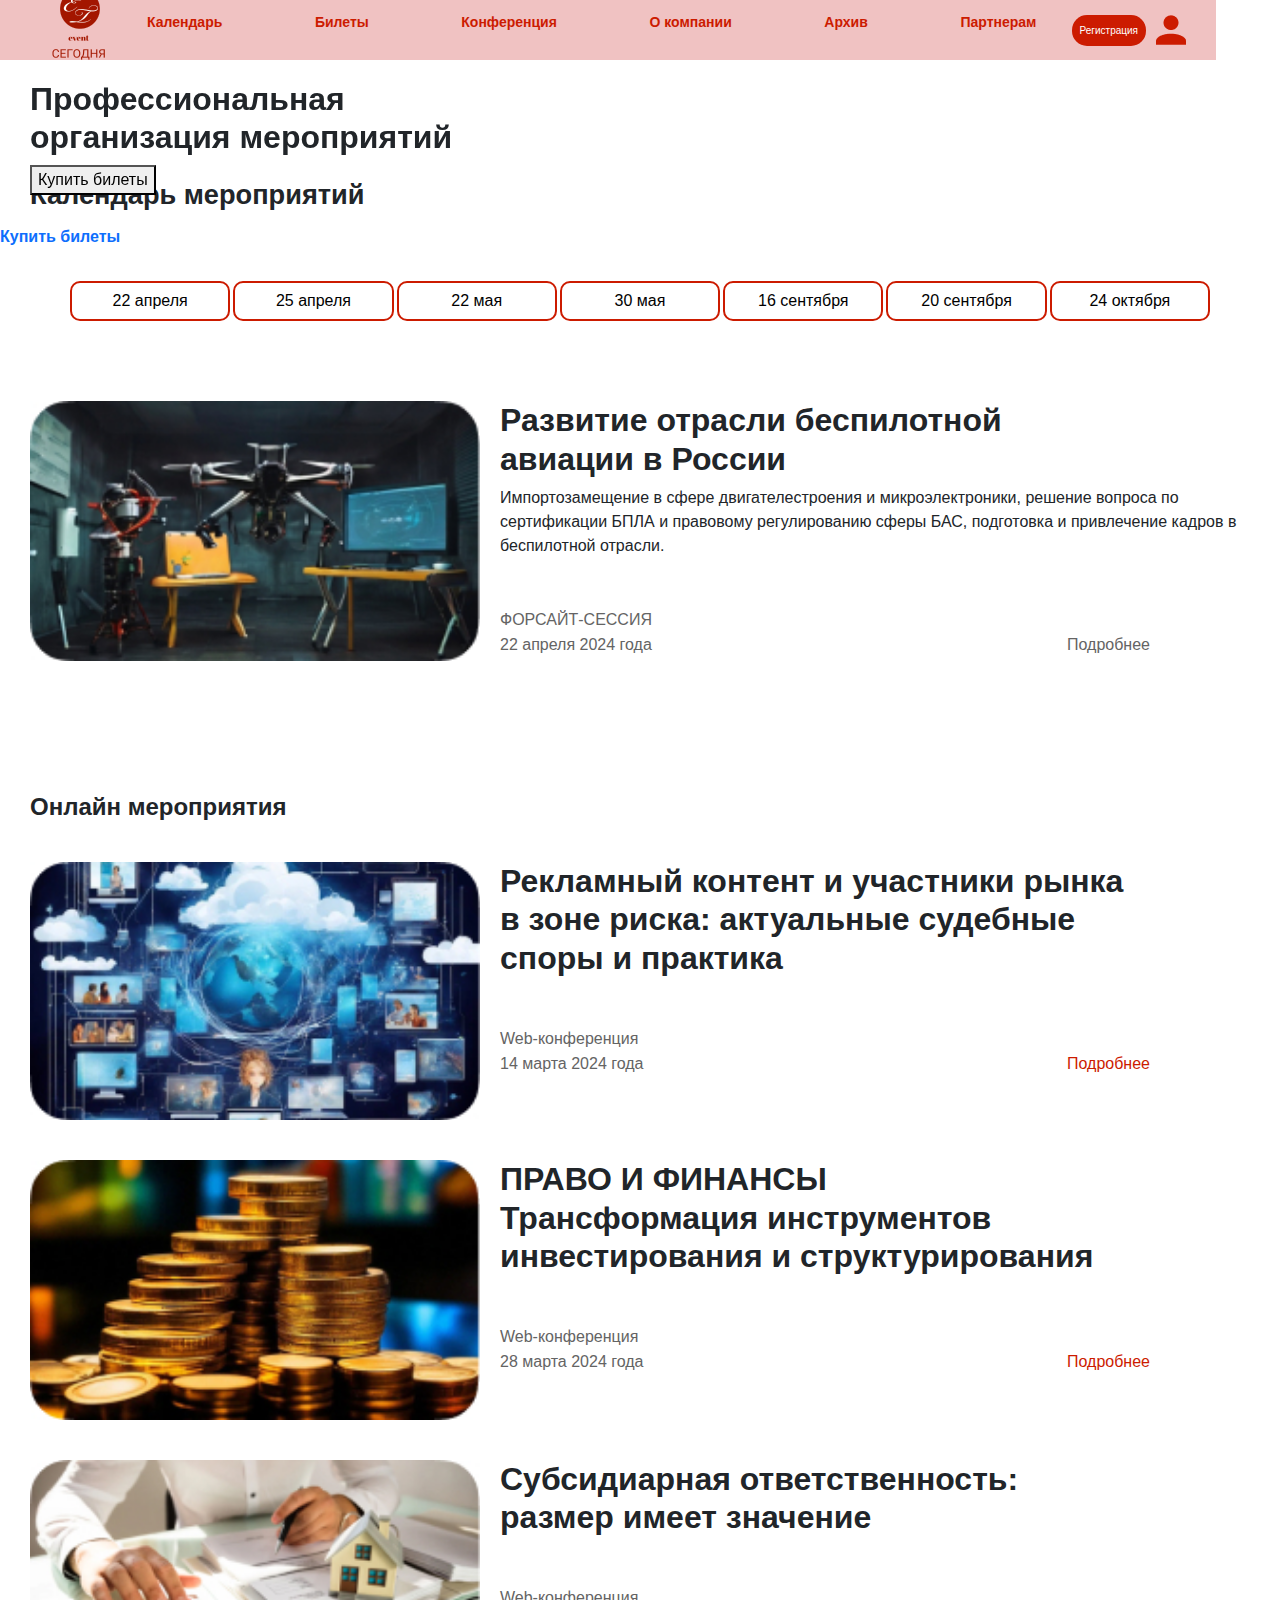
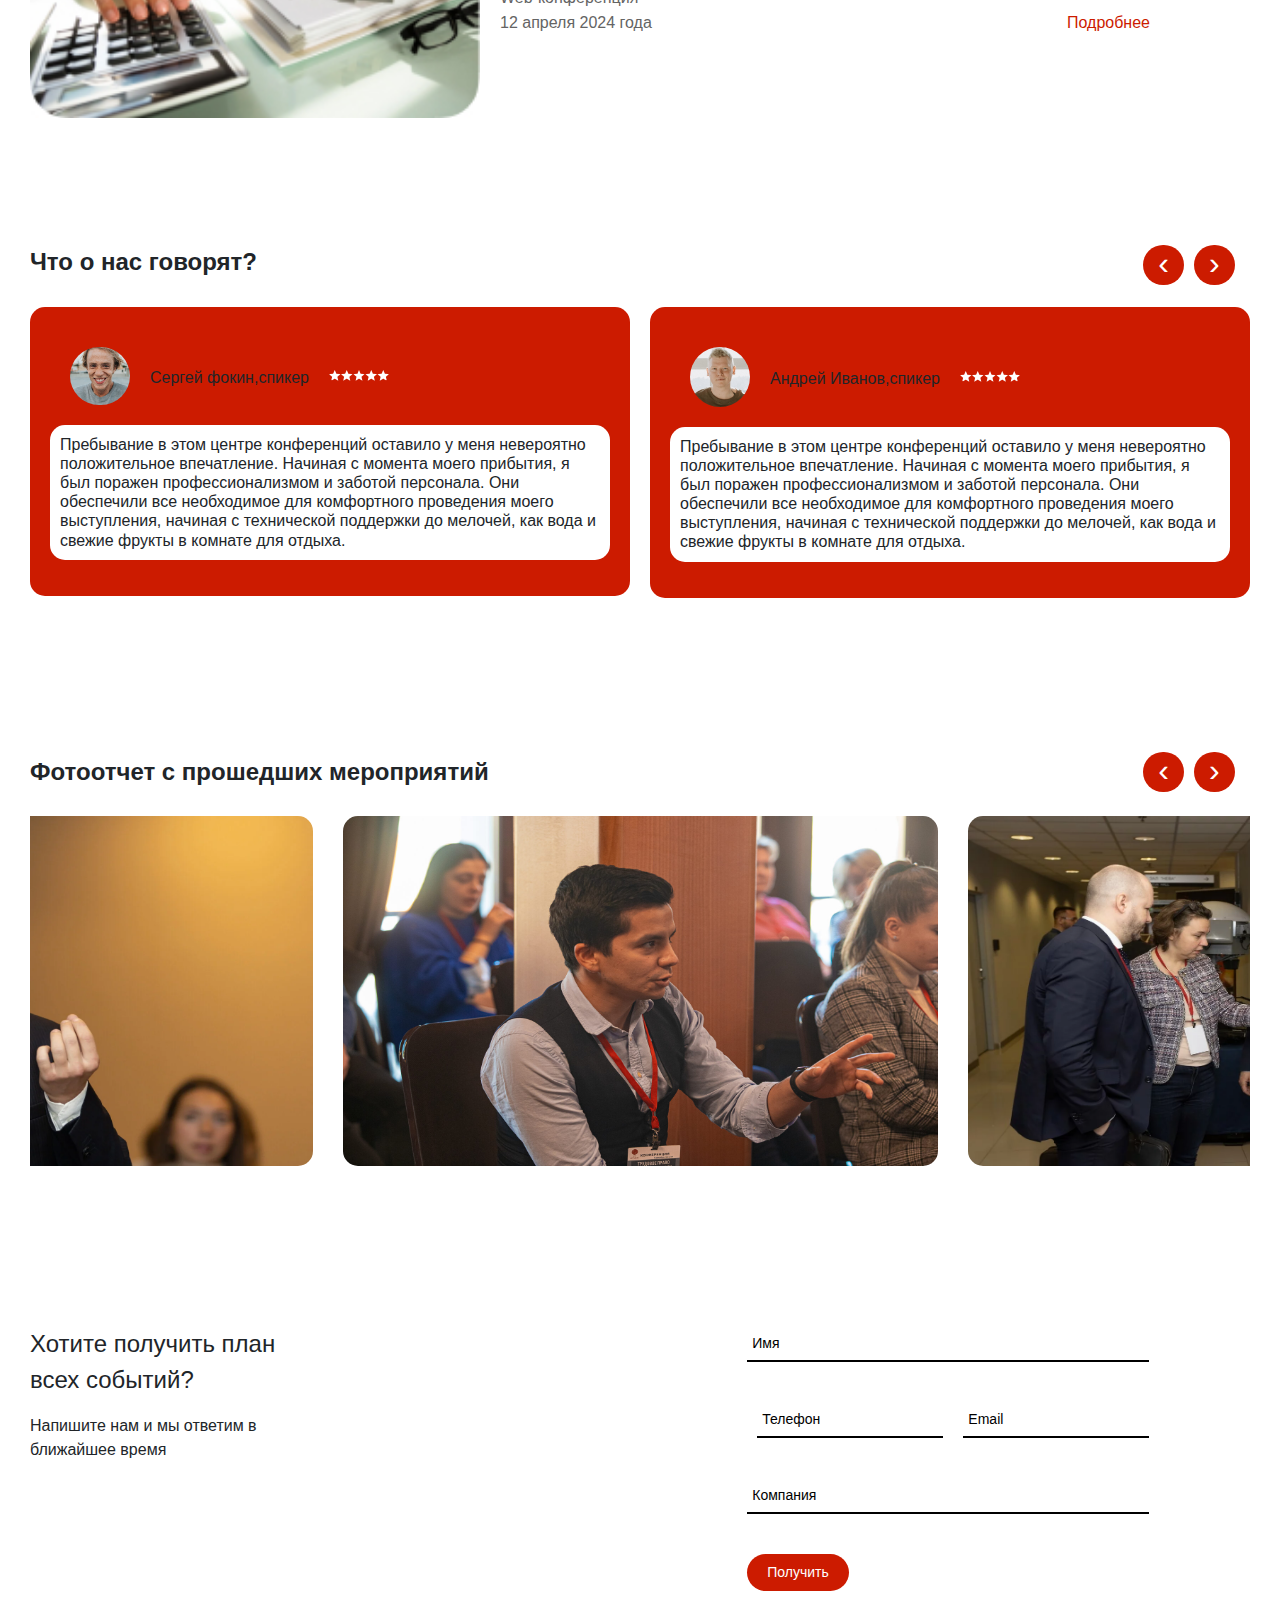
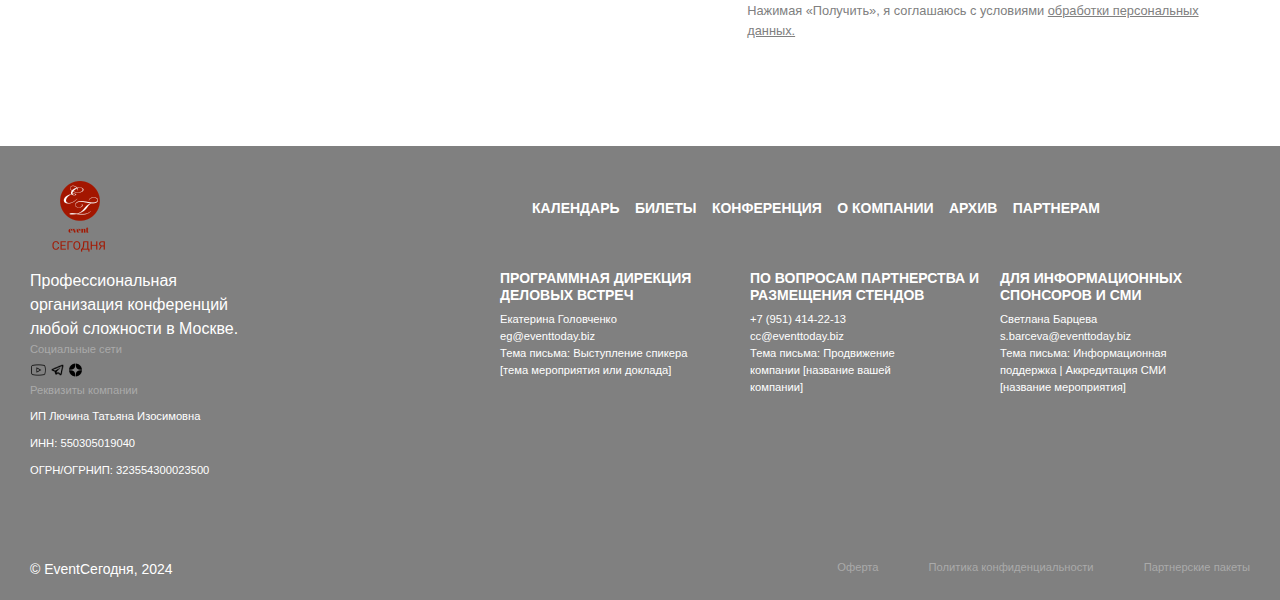
<file: index.html>
<!DOCTYPE html>
<html lang="ru">
  <head>
    <meta charset="UTF-8" />
    <meta name="viewport" content="width=device-width, initial-scale=1.0" />
    <link rel="stylesheet" href="owl/owl.carousel.min.css" />
    <link rel="stylesheet" href="owl/owl.theme.default.min.css" />
    <link rel="stylesheet" href="bootstrap/bootstrap.min.css" />
    <link rel="stylesheet" href="css/style.css" />
    <title>Event Today</title>
  </head>
  <body>
    <header>
      <section class="main">
        <div class="main__logo">
          <a href="index.html"><img src="assets/logo/logo.png" alt="logo" /></a>
        </div>
        <div class="main__links">
          <ul class="">
            <li><a href="conference.html">Календарь</a></li>
            <li><a href="tickets.html">Билеты</a></li>
            <li><a href="buytickets.html">Конференция</a></li>
            <li><a href="company.html">О компании</a></li>
            <li><a href="archive.html">Архив</a></li>
            <li><a href="partner.html">Партнерам</a></li>
          </ul>
        </div>
        <div class="main__reg">
          <button id="myBtn">Регистрация</button>
          <a href="registration.html"
            ><img src="assets/icons/Vector.png" alt="pic"
          /></a>
        </div>

        <div class="menu">
          <input type="checkbox" id="burger-checkbox" class="burger-checkbox" />
          <label for="burger-checkbox" class="burger"></label>
          <ul class="menu-list">
            <li><a class="menu-item" href="conference.html">Календарь</a></li>
            <li><a class="menu-item" href="tickets.html">Билеты</a></li>
            <li><a class="menu-item" href="buytickets.html">Конференция</a></li>
            <li><a class="menu-item" href="company.html">О компании</a></li>
            <li><a class="menu-item" href="archive.html">Архив</a></li>
            <li><a class="menu-item" href="partner.html">Партнерам</a></li>
          </ul>
        </div>
        <div id="myModal" class="modal">
          <div class="modal-content">
            <span class="close">&times;</span>
            <div class="registration__form">
              <div class="registration__form-title">
                <h2>Регистрация</h2>
              </div>
              <form>
                <div class="registration__form-input">
                  <div>
                    <input type="text" placeholder="Фамилия" />
                  </div>
                  <div>
                    <input type="text" placeholder="Имя" />
                  </div>
                  <div>
                    <input type="text" placeholder="Отчество" />
                  </div>
                  <div class="registration__form-input-date">
                    <label for="reg-date">Дата рождения</label>
                    <input
                      class="reg-date"
                      type="date"
                      placeholder="Дата рождения"
                    />
                  </div>
                  <div class="registration__form-input-tel">
                    <label for="reg-tel">Номер телефона</label>
                    <input
                      id="reg-tel"
                      type="tel"
                      placeholder="+7 777 777 77 77"
                    />
                  </div>
                  <div>
                    <button>Подтвердить телефон</button>
                  </div>
                </div>
                <div class="registration__form-btn">
                  <button>Завершить</button>
                </div>
              </form>
            </div>
          </div>
        </div>
      </section>
    </header>
    <main>
      <section class="main__carousel">
        <div
          id="myCarousel"
          class="carousel slide carousel-fade carousel-wrapper"
          data-bs-ride="carousel"
        >
          <div class="carousel-inner">
            <div class="carousel-item active" data-bs-interval="3000">
              <div class="carousel__overlay-image item1">
                <h2>Профессиональная <br />организация мероприятий</h2>
                <button>Купить билеты</button>
              </div>
            </div>

            <div class="carousel-item">
              <div class="carousel__overlay-image item2">
                <h2>Профессиональная <br />организация мероприятий</h2>
                <button>Купить билеты</button>
              </div>
            </div>

            <div class="carousel-item">
              <div class="carousel__overlay-image item3">
                <h2>
                  Профессиональная <br />
                  организация мероприятий
                </h2>
                <button>Купить билеты</button>
              </div>
            </div>
          </div>
        </div>
      </section>
      <div class="btn-test">
        <a href="tickets.html">Купить билеты</a>
      </div>
      <section class="main__calendar">
        <div class="main__calendar-title">
          <h4>Календарь мероприятий</h4>
        </div>
        <div class="main__calendar-btn">
          <button class="APR22">22 апреля</button>
          <button class="APR25">25 апреля</button>
          <button class="MAY22">22 мая</button>
          <button class="MAY30">30 мая</button>
          <button class="SEP16">16 сентября</button>
          <button class="SEP20">20 сентября</button>
          <button class="OCT24">24 октября</button>
        </div>
        <div class="owl-carousel owl-theme" id="carouselThree">
          <div><button class="APR22-mob">22 апреля</button></div>
          <div><button class="APR25-mob">25 апреля</button></div>
          <div><button class="MAY22-mob">22 мая</button></div>
          <div><button class="MAY30-mob">30 мая</button></div>
          <div><button class="SEP16-mob">16 сентября</button></div>
          <div><button class="SEP20-mob">20 сентября</button></div>
          <div><button class="OCT24-mob">24 октября</button></div>
        </div>

        <div class="main__calendar-container date1">
          <div class="main__calendar-container-img">
            <img src="assets/other/pic3.jpg" alt="pic" />
          </div>
          <div class="main__calendar-container-desc">
            <div class="main__calendar-container-desc-1">
              <h2>Развитие отрасли беспилотной авиации в России</h2>
              <p>
                Импортозамещение в сфере двигателестроения и микроэлектроники,
                решение вопроса по сертификации БПЛА и правовому регулированию
                сферы БАС, подготовка и привлечение кадров в беспилотной
                отрасли.
              </p>
            </div>

            <div class="main__calendar-container-desc-2">
              <div class="main__calendar-container-desc-2-text1">
                <p>ФОРСАЙТ-СЕССИЯ</p>
              </div>
              <div class="main__calendar-container-desc-2-text2">
                <p>22 апреля 2024 года</p>
                <p>Подробнее</p>
              </div>
            </div>
          </div>
        </div>

        <div class="main__calendar-container date2">
          <div class="main__calendar-container-img">
            <img src="assets/other/date2.jpg" alt="pic" />
          </div>
          <div class="main__calendar-container-desc">
            <div class="main__calendar-container-desc-1">
              <h2>Цифровая медицина '24</h2>
              <p>
                Эксперты в области цифровизации отрасли и представители бизнеса
                обсудят актуальные вопросы применения цифровых технологий и
                определят точки роста для медицины будущего — эффективной,
                эргономичной и безбумажной.
              </p>
            </div>

            <div class="main__calendar-container-desc-2">
              <div class="main__calendar-container-desc-2-text1">
                <p>III ЕЖЕГОДНАЯ КОНФЕРЕНЦИЯ</p>
              </div>
              <div class="main__calendar-container-desc-2-text2">
                <p>25 апреля 2024 года</p>
                <p>Подробнее</p>
              </div>
            </div>
          </div>
        </div>

        <div class="main__calendar-container date3">
          <div class="main__calendar-container-img">
            <img src="assets/other/date3.jpg" alt="pic" />
          </div>
          <div class="main__calendar-container-desc">
            <div class="main__calendar-container-desc-1">
              <h2>Управление проблемными и непрофильными активами</h2>
              <p>
                Любой проблемный актив несет в себе существенные затраты на его
                содержание. Непрофильные активы необходимо правильно учитывать и
                грамотно ими распоряжаться под контролем регулятора.
              </p>
            </div>

            <div class="main__calendar-container-desc-2">
              <div class="main__calendar-container-desc-2-text1">
                <p>ПРАКТИЧЕСКАЯ КОНФЕРЕНЦИЯ</p>
              </div>
              <div class="main__calendar-container-desc-2-text2">
                <p>22 мая 2024 года</p>
                <p>Подробнее</p>
              </div>
            </div>
          </div>
        </div>

        <div class="main__calendar-container date4">
          <div class="main__calendar-container-img">
            <img src="assets/other/date4.jpg" alt="pic" />
          </div>
          <div class="main__calendar-container-desc">
            <div class="main__calendar-container-desc-1">
              <h2>
                Цифровые экосистемы и сервисы: эффективные стратегии развития
                российских платформ
              </h2>
              <p>
                В условиях необходимости активной работы над импортозамещением
                одним из ключевых направлений работы экосистем стали
                отечественные разработки и ИТ, включающие в себя решения,
                связанные с ИИ.
              </p>
            </div>

            <div class="main__calendar-container-desc-2">
              <div class="main__calendar-container-desc-2-text1">
                <p>БИЗНЕС-ФОРУМ</p>
              </div>
              <div class="main__calendar-container-desc-2-text2">
                <p>30 мая 2024 года</p>
                <p>Подробнее</p>
              </div>
            </div>
          </div>
        </div>

        <div class="main__calendar-container date5">
          <div class="main__calendar-container-img">
            <img src="assets/other/date5.jpg" alt="pic" />
          </div>
          <div class="main__calendar-container-desc">
            <div class="main__calendar-container-desc-1">
              <h2>Технологии Умного города: ресурсный след цифровизации</h2>
              <p>
                Доминирующий экономический и демографический вес городов в
                современном мире ставит принципиально новые задачи для сферы
                городского развития.
              </p>
            </div>

            <div class="main__calendar-container-desc-2">
              <div class="main__calendar-container-desc-2-text1">
                <p>ВСЕРОССИЙСКИЙ ФОРУМ</p>
              </div>
              <div class="main__calendar-container-desc-2-text2">
                <p>16 сентября 2024 года</p>
                <p>Подробнее</p>
              </div>
            </div>
          </div>
        </div>

        <div class="main__calendar-container date6">
          <div class="main__calendar-container-img">
            <img src="assets/other/date6.jpg" alt="pic" />
          </div>
          <div class="main__calendar-container-desc">
            <div class="main__calendar-container-desc-1">
              <h2>Цифровизация транспорта-24</h2>
              <p>
                В рабочих сессиях участники обсудят актуальные вопросы
                применения цифровых технологий, представят практики
                использования нововведений и определят точки роста для инноваций
                в транспортных технологиях будущего.
              </p>
            </div>

            <div class="main__calendar-container-desc-2">
              <div class="main__calendar-container-desc-2-text1">
                <p>IV ЕЖЕГОДНАЯ КОНФЕРЕНЦИЯ</p>
              </div>
              <div class="main__calendar-container-desc-2-text2">
                <p>20 сентября 2024 года</p>
                <p>Подробнее</p>
              </div>
            </div>
          </div>
        </div>

        <div class="main__calendar-container date7">
          <div class="main__calendar-container-img">
            <img src="assets/other/date7.jpg" alt="pic" />
          </div>
          <div class="main__calendar-container-desc">
            <div class="main__calendar-container-desc-1">
              <h2>Технологии Умного города: ресурсный след цифровизации</h2>
              <p>
                Лидеры цифровой трансформации представят практики использования
                нововведений и определят точки роста строительной отрасли.
              </p>
            </div>

            <div class="main__calendar-container-desc-2">
              <div class="main__calendar-container-desc-2-text1">
                <p>ЕЖЕГОДНЫЙ БИЗНЕС-ФОРУМ</p>
              </div>
              <div class="main__calendar-container-desc-2-text2">
                <p>24 октября 2024 года</p>
                <p>Подробнее</p>
              </div>
            </div>
          </div>
        </div>
      </section>
      <section class="main__online">
        <div class="main__online-title">
          <h4>Онлайн мероприятия</h4>
        </div>

        <div class="main__online-container">
          <div class="main__online-container-img">
            <img src="assets/other/pic6.jpg" alt="pic" />
          </div>
          <div class="main__online-container-desc">
            <div class="main__online-container-desc-1">
              <h2>
                Рекламный контент и участники рынка в зоне риска: актуальные
                судебные споры и практика
              </h2>
            </div>

            <div class="main__online-container-desc-2">
              <div class="main__online-container-desc-2-text1">
                <p>Web-конференция</p>
              </div>
              <div class="main__online-container-desc-2-text2">
                <p>14 марта 2024 года</p>
                <p>Подробнее</p>
              </div>
            </div>
          </div>
        </div>

        <div class="main__online-container">
          <div class="main__online-container-img">
            <img src="assets/other/pic8.jpg" alt="pic" />
          </div>
          <div class="main__online-container-desc">
            <div class="main__online-container-desc-1">
              <h2>
                ПРАВО И ФИНАНСЫ <br />
                Трансформация инструментов инвестирования и структурирования
              </h2>
            </div>

            <div class="main__online-container-desc-2">
              <div class="main__online-container-desc-2-text1">
                <p>Web-конференция</p>
              </div>
              <div class="main__online-container-desc-2-text2">
                <p>28 марта 2024 года</p>
                <p>Подробнее</p>
              </div>
            </div>
          </div>
        </div>

        <div class="main__online-container">
          <div class="main__online-container-img">
            <img src="assets/other/pic7.jpg" alt="pic" />
          </div>
          <div class="main__online-container-desc">
            <div class="main__online-container-desc-1">
              <h2>Субсидиарная ответственность: размер имеет значение</h2>
            </div>

            <div class="main__online-container-desc-2">
              <div class="main__online-container-desc-2-text1">
                <p>Web-конференция</p>
              </div>
              <div class="main__online-container-desc-2-text2">
                <p>12 апреля 2024 года</p>
                <p>Подробнее</p>
              </div>
            </div>
          </div>
        </div>
      </section>

      <section class="main__reviews">
        <div class="main__reviews-title">
          <h4>Что о нас говорят?</h4>
        </div>
        <div class="owl-carousel owl-theme" id="carouselOne">
          <div class="owl-carousel-item">
            <div class="owl-carousel-item-title">
              <img style="width: 100px" src="assets/team/team5.jpg" alt="pic" />
              <p>Сергей фокин,спикер</p>
              <img
                style="width: 100px"
                src="assets/icons/stars-group.png"
                alt="stars"
              />
            </div>
            <div class="owl-carousel-item-text">
              <p>
                Пребывание в этом центре конференций оставило у меня невероятно
                положительное впечатление. Начиная с момента моего прибытия, я
                был поражен профессионализмом и заботой персонала. Они
                обеспечили все необходимое для комфортного проведения моего
                выступления, начиная с технической поддержки до мелочей, как
                вода и свежие фрукты в комнате для отдыха.
              </p>
            </div>
          </div>
          <div class="owl-carousel-item">
            <div class="owl-carousel-item-title">
              <img style="width: 100px" src="assets/team/team2.jpg" alt="pic" />
              <p>Андрей Иванов,спикер</p>
              <img
                style="width: 100px"
                src="assets/icons/stars-group.png"
                alt="stars"
              />
            </div>
            <div class="owl-carousel-item-text">
              <p>
                Пребывание в этом центре конференций оставило у меня невероятно
                положительное впечатление. Начиная с момента моего прибытия, я
                был поражен профессионализмом и заботой персонала. Они
                обеспечили все необходимое для комфортного проведения моего
                выступления, начиная с технической поддержки до мелочей, как
                вода и свежие фрукты в комнате для отдыха.
              </p>
            </div>
          </div>
          <div class="owl-carousel-item">
            <div class="owl-carousel-item-title">
              <img style="width: 100px" src="assets/team/team5.jpg" alt="pic" />
              <p>Сергей фокин,спикер</p>
              <img
                style="width: 100px"
                src="assets/icons/stars-group.png"
                alt="stars"
              />
            </div>
            <div class="owl-carousel-item-text">
              <p>
                Пребывание в этом центре конференций оставило у меня невероятно
                положительное впечатление. Начиная с момента моего прибытия, я
                был поражен профессионализмом и заботой персонала. Они
                обеспечили все необходимое для комфортного проведения моего
                выступления, начиная с технической поддержки до мелочей, как
                вода и свежие фрукты в комнате для отдыха.
              </p>
            </div>
          </div>
          <div class="owl-carousel-item">
            <div class="owl-carousel-item-title">
              <img style="width: 100px" src="assets/team/team2.jpg" alt="pic" />
              <p>Андрей Иванов,спикер</p>
              <img
                style="width: 100px"
                src="assets/icons/stars-group.png"
                alt="stars"
              />
            </div>
            <div class="owl-carousel-item-text">
              <p>
                Пребывание в этом центре конференций оставило у меня невероятно
                положительное впечатление. Начиная с момента моего прибытия, я
                был поражен профессионализмом и заботой персонала. Они
                обеспечили все необходимое для комфортного проведения моего
                выступления, начиная с технической поддержки до мелочей, как
                вода и свежие фрукты в комнате для отдыха.
              </p>
            </div>
          </div>
          <div class="owl-carousel-item">
            <div class="owl-carousel-item-title">
              <img style="width: 100px" src="assets/team/team5.jpg" alt="pic" />
              <p>Сергей фокин,спикер</p>
              <img
                style="width: 100px"
                src="assets/icons/stars-group.png"
                alt="stars"
              />
            </div>
            <div class="owl-carousel-item-text">
              <p>
                Пребывание в этом центре конференций оставило у меня невероятно
                положительное впечатление. Начиная с момента моего прибытия, я
                был поражен профессионализмом и заботой персонала. Они
                обеспечили все необходимое для комфортного проведения моего
                выступления, начиная с технической поддержки до мелочей, как
                вода и свежие фрукты в комнате для отдыха.
              </p>
            </div>
          </div>
        </div>
      </section>

      <section class="main__photoreport">
        <div class="main__photoreport-title">
          <h4>Фотоотчет с прошедших мероприятий</h4>
        </div>
        <div class="owl-carousel owl-theme" id="carouselTwo">
          <div class="item">
            <img src="assets/slider/10.jpg" alt="photorep" />
          </div>
          <div class="item">
            <img src="assets/slider/10.webp" alt="photorep" />
          </div>
          <div class="item">
            <img src="assets/slider/11.webp" alt="photorep" />
          </div>
          <div class="item">
            <img src="assets/slider/12.jpg" alt="photorep" />
          </div>
          <div class="item">
            <img src="assets/slider/13.jpg" alt="photorep" />
          </div>
          <div class="item">
            <img src="assets/slider/14.webp" alt="photorep" />
          </div>
          <div class="item">
            <img src="assets/slider/15.jpg" alt="photorep" />
          </div>
          <div class="item">
            <img src="assets/slider/16.webp" alt="photorep" />
          </div>
          <div class="item">
            <img src="assets/slider/17.jpg" alt="photorep" />
          </div>
          <div class="item">
            <img src="assets/slider/18.webp" alt="photorep" />
          </div>
          <div class="item">
            <img src="assets/slider/19.webp" alt="photorep" />
          </div>
          <div class="item">
            <img src="assets/slider/2.jpg" alt="photorep" />
          </div>
          <div class="item">
            <img src="assets/slider/20.jpg" alt="photorep" />
          </div>
          <div class="item">
            <img src="assets/slider/21.jpg" alt="photorep" />
          </div>
          <div class="item">
            <img src="assets/slider/21.webp" alt="photorep" />
          </div>
          <div class="item">
            <img src="assets/slider/22.webp" alt="photorep" />
          </div>
          <div class="item">
            <img src="assets/slider/23.webp" alt="photorep" />
          </div>
          <div class="item">
            <img src="assets/slider/24.jpg" alt="photorep" />
          </div>
          <div class="item">
            <img src="assets/slider/25.jpg" alt="photorep" />
          </div>
          <div class="item">
            <img src="assets/slider/26.webp" alt="photorep" />
          </div>
          <div class="item">
            <img src="assets/slider/27.webp" alt="photorep" />
          </div>
          <div class="item">
            <img src="assets/slider/28.jpg" alt="photorep" />
          </div>
          <div class="item">
            <img src="assets/slider/3.jpg" alt="photorep" />
          </div>
          <div class="item">
            <img src="assets/slider/4.webp" alt="photorep" />
          </div>
          <div class="item">
            <img src="assets/slider/5.jpg" alt="photorep" />
          </div>
          <div class="item">
            <img src="assets/slider/6.jpg" alt="photorep" />
          </div>
          <div class="item">
            <img src="assets/slider/7.jpg" alt="photorep" />
          </div>
          <div class="item">
            <img src="assets/slider/8.jpg" alt="photorep" />
          </div>
          <div class="item">
            <img src="assets/slider/9.jpg" alt="photorep" />
          </div>
          <div class="item">
            <img src="assets/slider/image-5.jpg" alt="photorep" />
          </div>
          <div class="item">
            <img src="assets/slider/image-6.jpg" alt="photorep" />
          </div>
          <div class="item">
            <img src="assets/slider/IMG_7894.jpg" alt="photorep" />
          </div>
          <div class="item">
            <img src="assets/slider/photo.webp" alt="photorep" />
          </div>
        </div>
      </section>
      <section class="main__form">
        <div class="main__form-text">
          <p>Хотите получить план всех событий?</p>
          <p>Напишите нам и мы ответим в ближайшее время</p>
        </div>
        <div class="main__form-data">
          <form>
            <div>
              <div class="error-name"></div>
              <input type="text" placeholder="Имя" id="main_name" required />
            </div>
            <div>
              <div class="error-tel"></div>
              <input type="tel" placeholder="Телефон" id="main_tel" required />

              <div class="error-email"></div>
              <input
                type="email"
                placeholder="Email"
                id="main_email"
                required
              />
            </div>
            <div><input type="text" placeholder="Компания" /></div>
            <div>
              <button type="submit" id="main_data-btn">Получить</button>
              <p>
                Нажимая «Получить», я соглашаюсь с условиями
                <a href="#">обработки персональных данных.</a>
              </p>
            </div>
          </form>
        </div>
      </section>
    </main>
    <footer>
      <div class="footer__container">
        <div class="footer__container-1">
          <div><img src="assets/logo/logo.png" alt="logo" /></div>
          <div>
            <div>
              Профессиональная <br />организация конференций<br />
              любой сложности в Москве.
            </div>
            <div>Социальные сети</div>
            <div>
              <a href="#"
                ><img src="assets/icons/youtube.png" alt="youtube"
              /></a>
              <a href="#"
                ><img src="assets/icons/telegram.png" alt="telegram"
              /></a>
              <a href="#"><img src="assets/icons/dzen.png" alt="yadzen" /></a>
            </div>
            <div>Реквизиты компании</div>
            <div>ИП Лючина Татьяна Изосимовна</div>
            <div>ИНН: 550305019040</div>
            <div>ОГРН/ОГРНИП: 323554300023500</div>
          </div>
        </div>
        <div class="footer__container-2">
          <div>
            <ul>
              <li><a href="conference.html">Календарь</a></li>
              <li><a href="tickets.html">Билеты</a></li>
              <li><a href="buytickets.html">Конференция</a></li>
              <li><a href="company.html">О компании</a></li>
              <li><a href="archive.html">Архив</a></li>
              <li><a href="partner.html">Партнерам</a></li>
            </ul>
          </div>
          <div>
            <div>
              <h4>ПРОГРАММНАЯ ДИРЕКЦИЯ <br />ДЕЛОВЫХ ВСТРЕЧ</h4>
              <p>
                Екатерина Головченко<br />
                eg@eventtoday.biz <br />
                Тема письма: Выступление спикера <br />[тема мероприятия или
                доклада]
              </p>
            </div>
            <div>
              <h4>ПО ВОПРОСАМ ПАРТНЕРСТВА И <br />РАЗМЕЩЕНИЯ СТЕНДОВ</h4>
              <p>
                +7 (951) 414-22-13 <br />
                cc@eventtoday.biz <br />
                Тема письма: Продвижение <br />компании [название вашей
                <br />компании]
              </p>
            </div>
            <div>
              <h4>
                ДЛЯ ИНФОРМАЦИОННЫХ<br />
                СПОНСОРОВ И СМИ
              </h4>
              <p>
                Светлана Барцева <br />
                s.barceva@eventtoday.biz <br />
                Тема письма: Информационная<br />
                поддержка | Аккредитация СМИ <br />[название мероприятия]
              </p>
            </div>
          </div>
        </div>
      </div>

      <div class="footer__container-end">
        <div>© EventСегодня, 2024</div>
        <div>
          <a href="#">Оферта</a>
          <a href="#">Политика конфиденциальности</a>
          <a href="#">Партнерские пакеты</a>
        </div>
      </div>
    </footer>
    <script src="owl/jquery-3.7.1.js"></script>
    <script src="owl/owl.js"></script>
    <script src="owl/owl.carousel.min.js"></script>
    <script>
      $(document).ready(function () {
        $('.owl-carousel').owlCarousel();
      });
    </script>

    <script src="bootstrap/bootstrap.bundle.min.js"></script>
    <script src="bootstrap/bootstrap.min.js"></script>
    <script src="js/index.js"></script>
  </body>
</html>
</file>
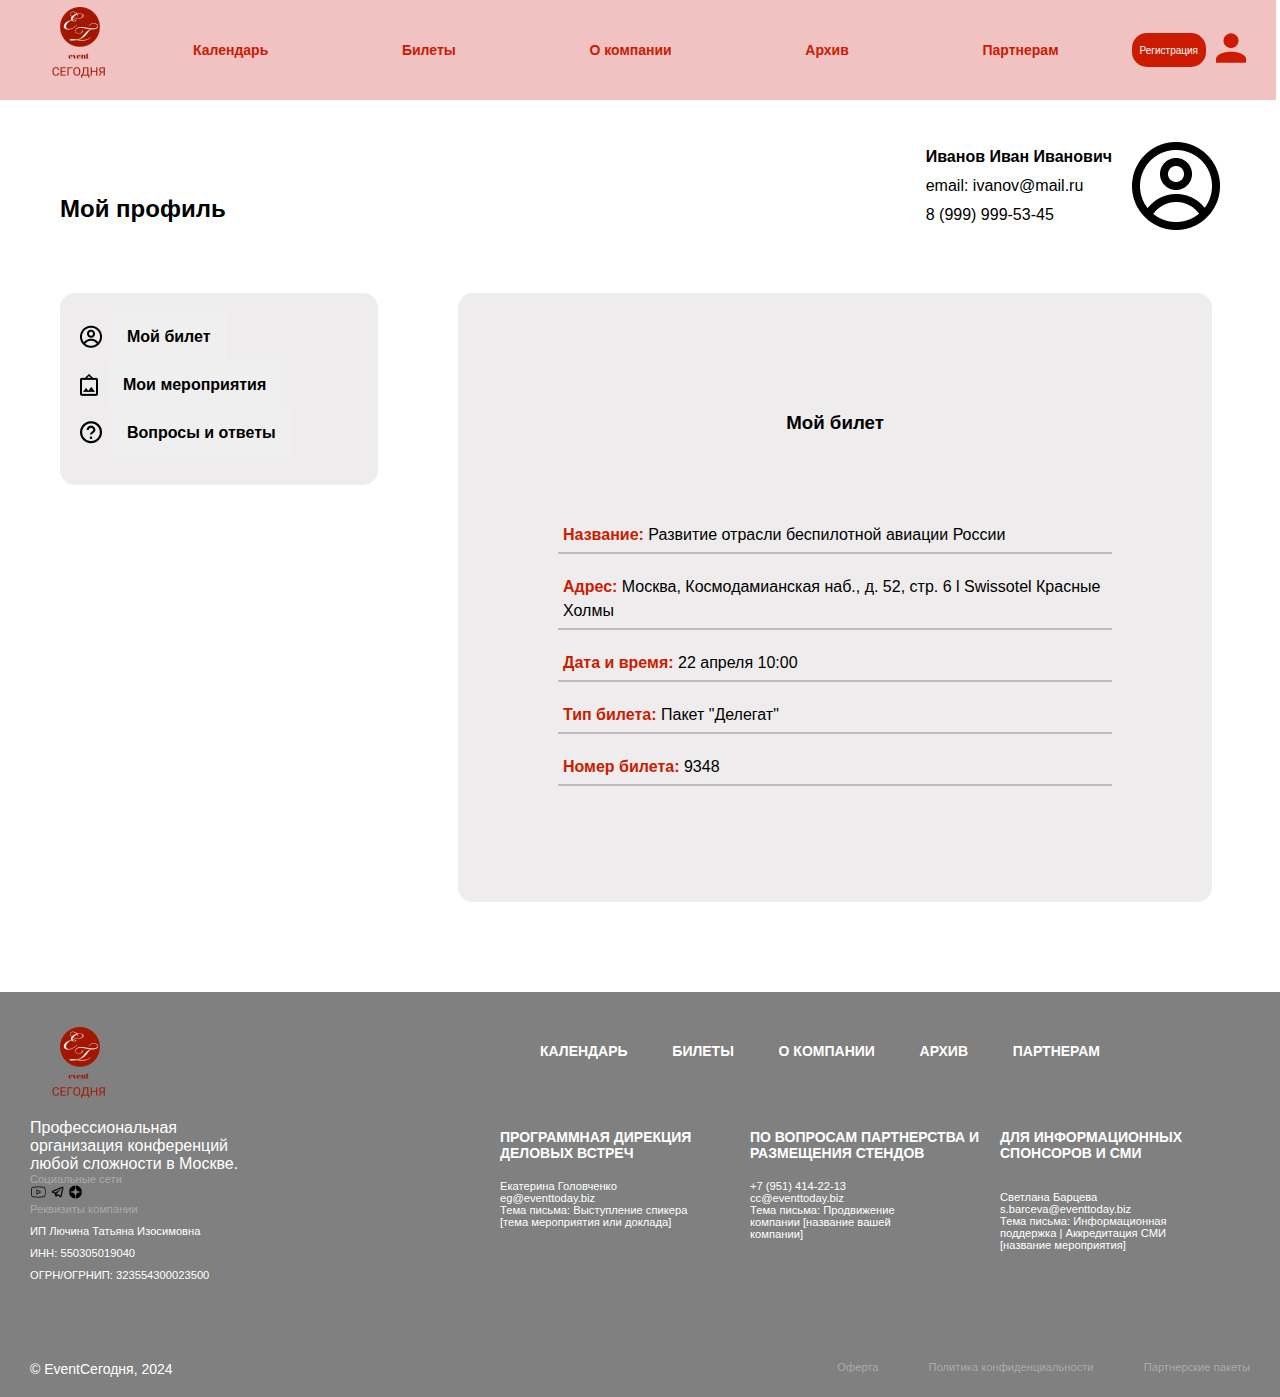
<file: account.html>
<!DOCTYPE html>
<html lang="ru">
  <head>
    <meta charset="UTF-8" />
    <meta name="viewport" content="width=device-width, initial-scale=1.0" />
    <link rel="stylesheet" href="css/style.css" />
    <title>Event Today</title>
  </head>
  <body>
    <header>
      <section class="main">
        <div class="main__logo">
          <a href="index.html"><img src="assets/logo/logo.png" alt="logo" /></a>
        </div>
        <div class="main__links">
          <ul class="">
            <li><a href="index.html">Календарь</a></li>
            <li><a href="tickets.html">Билеты</a></li>
            <li><a href="company.html">О компании</a></li>
            <li><a href="archive.html">Архив</a></li>
            <li><a href="partner.html">Партнерам</a></li>
          </ul>
        </div>
        <div class="main__reg">
          <button id="myBtn">Регистрация</button>
          <a href="registration.html"
            ><img src="assets/icons/Vector.png" alt="pic"
          /></a>
        </div>

        <div class="menu">
          <input type="checkbox" id="burger-checkbox" class="burger-checkbox" />
          <label for="burger-checkbox" class="burger"></label>
          <ul class="menu-list">
            <li><a class="menu-item" href="index.html">Календарь</a></li>
            <li><a class="menu-item" href="tickets.html">Билеты</a></li>
            <li><a class="menu-item" href="company.html">О компании</a></li>
            <li><a class="menu-item" href="archive.html">Архив</a></li>
            <li><a class="menu-item" href="partner.html">Партнерам</a></li>
          </ul>
        </div>
        <div id="myModal" class="modal">
          <div class="modal-content">
            <span class="close">&times;</span>
            <div class="registration__form">
              <div class="registration__form-title">
                <h2>Регистрация</h2>
              </div>
              <form>
                <div class="registration__form-input">
                  <div>
                    <input type="text" placeholder="Фамилия" />
                  </div>
                  <div>
                    <input type="text" placeholder="Имя" />
                  </div>
                  <div>
                    <input type="text" placeholder="Отчество" />
                  </div>
                  <div class="registration__form-input-date">
                    <label for="reg-date">Дата рождения</label>
                    <input
                      class="reg-date"
                      type="text"
                      placeholder="📅"
                      onfocus="this.type = 'date'"
                      onblur="this.type = 'text'"
                    />
                  </div>
                  <div class="registration__form-input-tel">
                    <label for="reg-tel">Номер телефона</label>
                    <input
                      id="reg-tel"
                      type="tel"
                      placeholder="+7 777 777 77 77"
                    />
                  </div>
                  <div>
                    <button>Подтвердить телефон</button>
                  </div>
                </div>
                <div class="registration__form-btn">
                  <button>Завершить</button>
                </div>
              </form>
            </div>
          </div>
        </div>
      </section>
    </header>
    <main>
      <section class="profile">
        <div class="profile__title">
          <div class="profile__title-main">
            <h2 class="profile-title">Мой профиль</h2>
          </div>
          <div class="profile__title-person">
            <div class="profile__title-person-name">
              <h4>
                Иванов Иван Иванович
                <p>email: ivanov@mail.ru</p>
                <p>8 (999) 999-53-45</p>
              </h4>
            </div>
            <div class="profile__title-person-avatar">
              <img src="assets/icons/account.png" alt="icon" />
            </div>
          </div>
        </div>

        <div class="profile__options">
          <div class="profile__options-choice">
            <div>
              <img src="assets/icons/account3.png" alt="icon" />
              <button class="profile-ticket">Мой билет</button>
            </div>
            <div>
              <img src="assets/icons/account1.png" alt="icon" />
              <button class="profile-event">Мои мероприятия</button>
            </div>
            <div>
              <img src="assets/icons/account2.png" alt="icon" />
              <button class="profile-FAQ">Вопросы и ответы</button>
            </div>
          </div>

          <div class="profile__options-ticket">
            <div class="profile__options-ticket-title">
              <h3>Мой билет</h3>
            </div>
            <div class="profile__options-ticket-desc">
              <p>
                <span>Название:</span> Развитие отрасли беспилотной авиации
                России
              </p>
              <p>
                <span>Адрес:</span> Москва, Космодамианская наб., д. 52, стр. 6
                l Swissotel Красные Холмы
              </p>
              <p><span>Дата и время:</span> 22 апреля 10:00</p>
              <p><span>Тип билета:</span> Пакет "Делегат"</p>
              <p><span>Номер билета:</span> 9348</p>
            </div>
          </div>

          <div class="profile__options-event">
            <div class="profile__options-event-item">
              <div>
                <img src="assets/other/date4.jpg" alt="other" />
              </div>
              <div class="profile__options-event-item-container">
                <div class="profile__options-event-item-container-title">
                  <p>
                    Привлечение к субсидиарной ответственностипри банкротстве.
                    Закон, тренды и практика
                  </p>
                </div>
                <div class="profile__options-event-item-container-desc">
                  <div>
                    <p>II Ежегодная конференция</p>
                    <p>15 декабря 2020 года</p>
                  </div>
                  <div>
                    <button class="review-modal-btn">Оставить отзыв</button>
                    <button>Подробнее</button>
                  </div>
                </div>
              </div>
            </div>
            <div class="profile__options-event-item">
              <div>
                <img src="assets/other/date4.jpg" alt="other" />
              </div>
              <div class="profile__options-event-item-container">
                <div class="profile__options-event-item-container-title">
                  <p>
                    Привлечение к субсидиарной ответственностипри банкротстве.
                    Закон, тренды и практика
                  </p>
                </div>
                <div class="profile__options-event-item-container-desc">
                  <div>
                    <p>II Ежегодная конференция</p>
                    <p>15 декабря 2020 года</p>
                  </div>
                  <div>
                    <button>Подробнее</button>
                  </div>
                </div>
              </div>
            </div>
            <div class="profile__options-event-item">
              <div>
                <img src="assets/other/date4.jpg" alt="other" />
              </div>
              <div class="profile__options-event-item-container">
                <div class="profile__options-event-item-container-title">
                  <p>
                    Привлечение к субсидиарной ответственностипри банкротстве.
                    Закон, тренды и практика
                  </p>
                </div>
                <div class="profile__options-event-item-container-desc">
                  <div>
                    <p>II Ежегодная конференция</p>
                    <p>15 декабря 2020 года</p>
                  </div>
                  <div>
                    <button>Подробнее</button>
                  </div>
                </div>
              </div>
            </div>
            <div class="profile__options-event-item">
              <div>
                <img src="assets/other/date4.jpg" alt="other" />
              </div>
              <div class="profile__options-event-item-container">
                <div class="profile__options-event-item-container-title">
                  <p>
                    Привлечение к субсидиарной ответственностипри банкротстве.
                    Закон, тренды и практика
                  </p>
                </div>
                <div class="profile__options-event-item-container-desc">
                  <div>
                    <p>II Ежегодная конференция</p>
                    <p>15 декабря 2020 года</p>
                  </div>
                  <div>
                    <button>Подробнее</button>
                  </div>
                </div>
              </div>
            </div>
            <div class="profile__options-event-item">
              <div>
                <img src="assets/other/date4.jpg" alt="other" />
              </div>
              <div class="profile__options-event-item-container">
                <div class="profile__options-event-item-container-title">
                  <p>
                    Привлечение к субсидиарной ответственностипри банкротстве.
                    Закон, тренды и практика
                  </p>
                </div>
                <div class="profile__options-event-item-container-desc">
                  <div>
                    <p>II Ежегодная конференция</p>
                    <p>15 декабря 2020 года</p>
                  </div>
                  <div>
                    <button>Подробнее</button>
                  </div>
                </div>
              </div>
            </div>
          </div>
          <div class="profile__options-FAQ">
            <h2>Раздел в стадии разработки</h2>
          </div>
        </div>

        <div class="review__modal">
          <div class="review__modal-container">
            <span class="review__modal-container-close">&times;</span>

            <div class="review__modal-container-content">
              <div class="review__modal-container-content-title">
                <h2 class="review-title">Напишите отзыв</h2>
              </div>
              <div class="review__modal-container-content-form">
                <div class="review__modal-container-content-form-name">
                  <input type="text" placeholder="Имя" />
                </div>
                <div class="rating-area">
                  <input type="radio" id="star-5" name="rating" value="5" />
                  <label for="star-5" title="Оценка «5»"></label>
                  <input type="radio" id="star-4" name="rating" value="4" />
                  <label for="star-4" title="Оценка «4»"></label>
                  <input type="radio" id="star-3" name="rating" value="3" />
                  <label for="star-3" title="Оценка «3»"></label>
                  <input type="radio" id="star-2" name="rating" value="2" />
                  <label for="star-2" title="Оценка «2»"></label>
                  <input type="radio" id="star-1" name="rating" value="1" />
                  <label for="star-1" title="Оценка «1»"></label>
                </div>
                <div class="review__modal-container-content-form-text">
                  <textarea
                    name="review-text"
                    id="review-text"
                    cols="30"
                    rows="10"
                    placeholder="Текст отзыва"
                  ></textarea>
                </div>

                <div class="review__modal-container-content-form-btn">
                  <button class="review-btn">Отправить</button>
                </div>
              </div>
            </div>
          </div>
        </div>
      </section>
    </main>
    <footer>
      <div class="footer__container">
        <div class="footer__container-1">
          <div><img src="assets/logo/logo.png" alt="logo" /></div>
          <div>
            <div>
              Профессиональная <br />организация конференций<br />
              любой сложности в Москве.
            </div>
            <div>Социальные сети</div>
            <div>
              <a href="#"
                ><img src="assets/icons/youtube.png" alt="youtube"
              /></a>
              <a href="#"
                ><img src="assets/icons/telegram.png" alt="telegram"
              /></a>
              <a href="#"><img src="assets/icons/dzen.png" alt="yadzen" /></a>
            </div>
            <div>Реквизиты компании</div>
            <div>ИП Лючина Татьяна Изосимовна</div>
            <div>ИНН: 550305019040</div>
            <div>ОГРН/ОГРНИП: 323554300023500</div>
          </div>
        </div>
        <div class="footer__container-2">
          <div>
            <ul>
              <li><a href="index.html">Календарь</a></li>
              <li><a href="tickets.html">Билеты</a></li>
              <li><a href="company.html">О компании</a></li>
              <li><a href="archive.html">Архив</a></li>
              <li><a href="partner.html">Партнерам</a></li>
            </ul>
          </div>
          <div>
            <div>
              <h4>ПРОГРАММНАЯ ДИРЕКЦИЯ <br />ДЕЛОВЫХ ВСТРЕЧ</h4>
              <p>
                Екатерина Головченко<br />
                eg@eventtoday.biz <br />
                Тема письма: Выступление спикера <br />[тема мероприятия или
                доклада]
              </p>
            </div>
            <div>
              <h4>ПО ВОПРОСАМ ПАРТНЕРСТВА И <br />РАЗМЕЩЕНИЯ СТЕНДОВ</h4>
              <p>
                +7 (951) 414-22-13 <br />
                cc@eventtoday.biz <br />
                Тема письма: Продвижение <br />компании [название вашей
                <br />компании]
              </p>
            </div>
            <div>
              <h4>
                ДЛЯ ИНФОРМАЦИОННЫХ<br />
                СПОНСОРОВ И СМИ
              </h4>
              <p>
                Светлана Барцева <br />
                s.barceva@eventtoday.biz <br />
                Тема письма: Информационная<br />
                поддержка | Аккредитация СМИ <br />[название мероприятия]
              </p>
            </div>
          </div>
        </div>
      </div>

      <div class="footer__container-end">
        <div>© EventСегодня, 2024</div>
        <div>
          <a href="#">Оферта</a>
          <a href="#">Политика конфиденциальности</a>
          <a href="#">Партнерские пакеты</a>
        </div>
      </div>
    </footer>
    <script src="js/account.js"></script>
  </body>
</html>
</file>
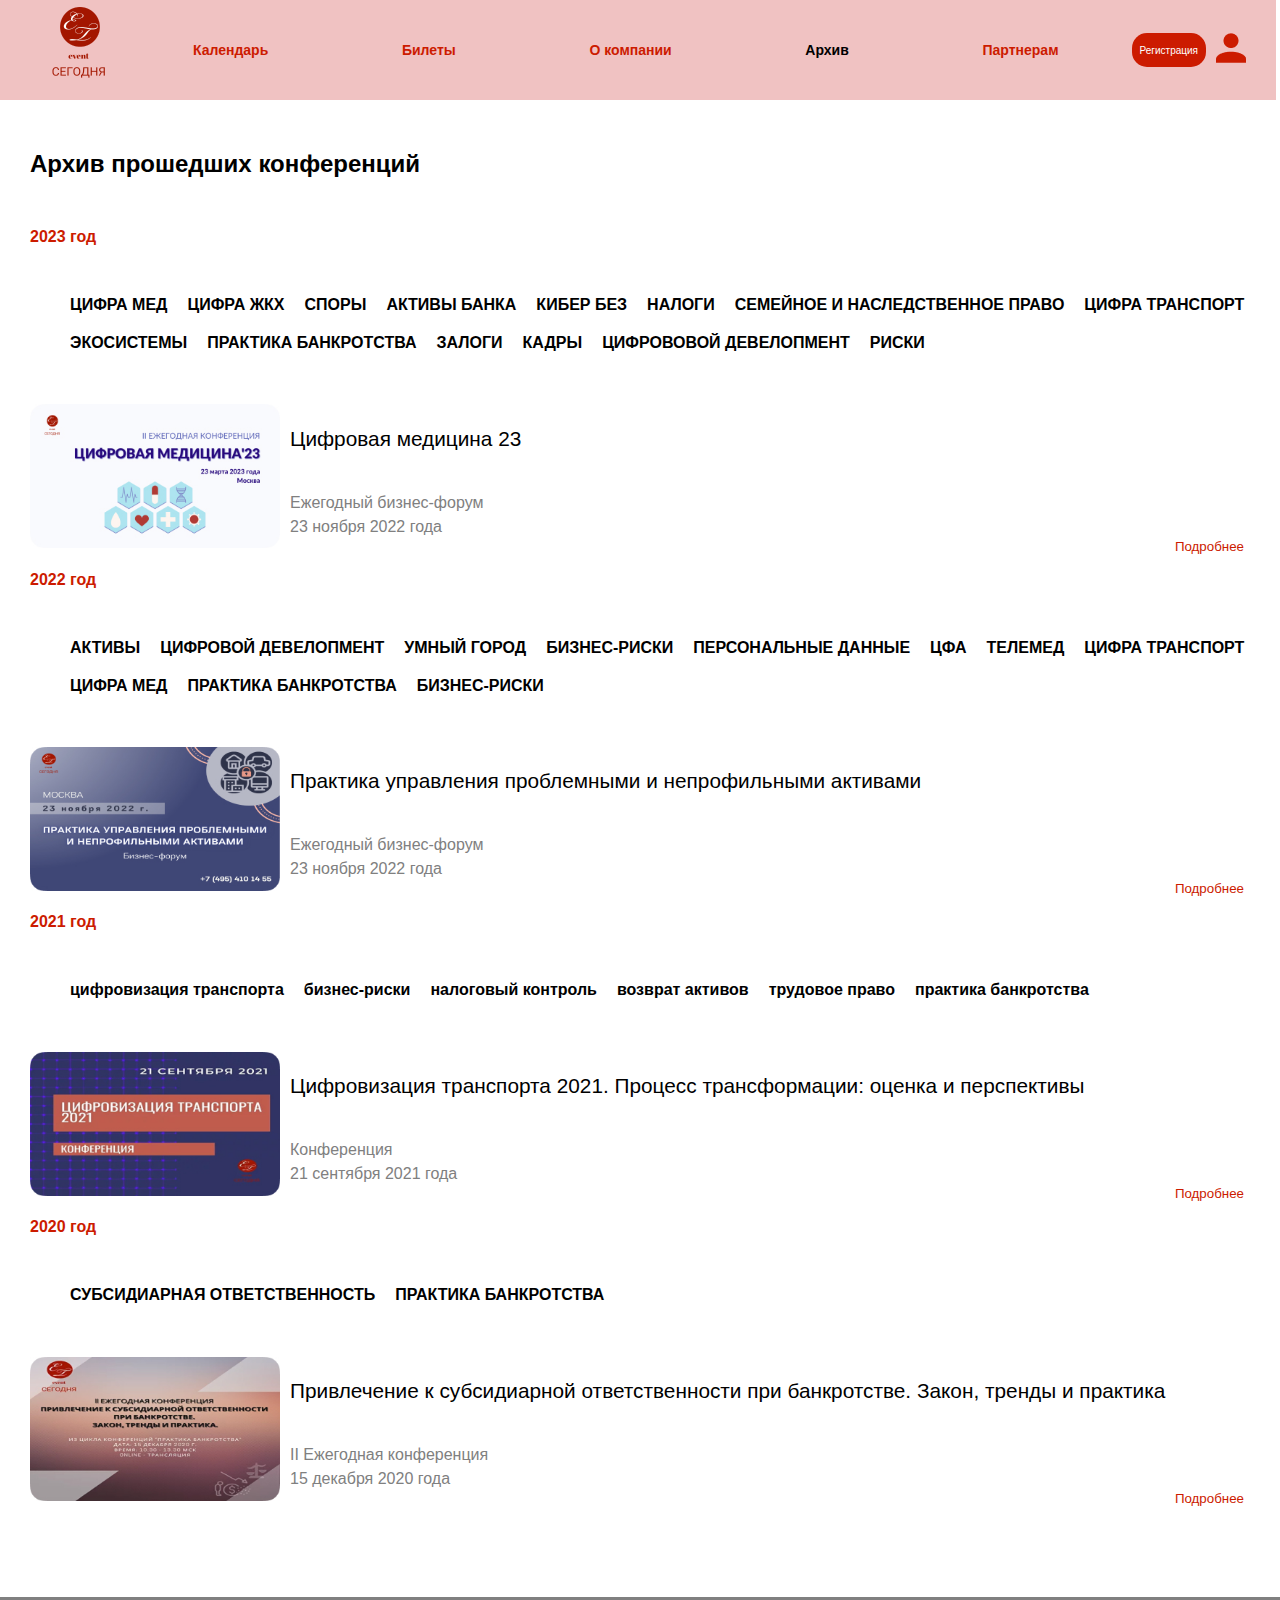
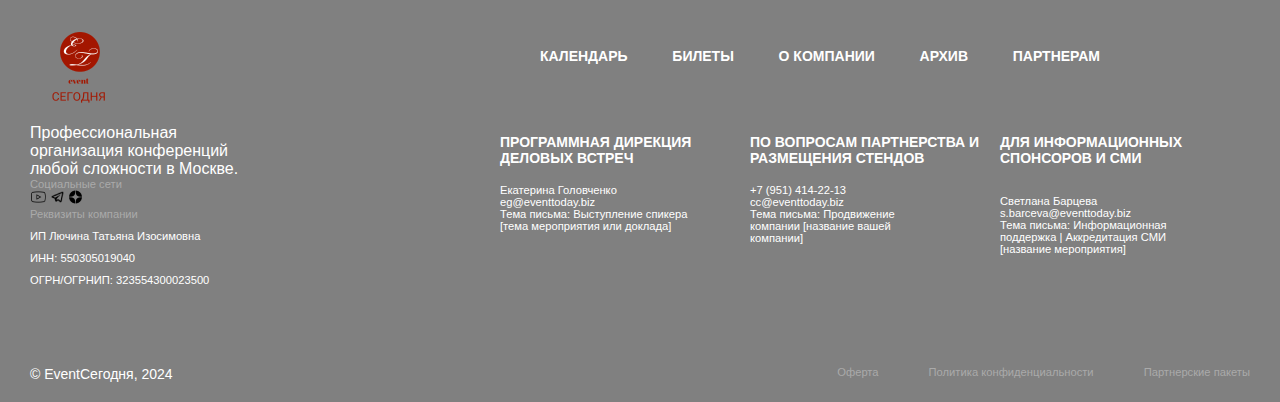
<file: archive.html>
<!DOCTYPE html>
<html lang="ru">
  <head>
    <meta charset="UTF-8" />
    <meta name="viewport" content="width=device-width, initial-scale=1.0" />
    <link rel="stylesheet" href="css/style.css" />
    <title>Event Today</title>
  </head>
  <body>
    <header>
      <section class="main">
        <div class="main__logo">
          <a href="index.html"><img src="assets/logo/logo.png" alt="logo" /></a>
        </div>
        <div class="main__links">
          <ul class="">
            <li><a href="index.html">Календарь</a></li>
            <li><a href="tickets.html">Билеты</a></li>
            <li><a href="company.html">О компании</a></li>
            <li><a class="selected" href="archive.html">Архив</a></li>
            <li><a href="partner.html">Партнерам</a></li>
          </ul>
        </div>
        <div class="main__reg">
          <button id="myBtn">Регистрация</button>
          <a href="registration.html"
            ><img src="assets/icons/Vector.png" alt="pic"
          /></a>
        </div>

        <div class="menu">
          <input type="checkbox" id="burger-checkbox" class="burger-checkbox" />
          <label for="burger-checkbox" class="burger"></label>
          <ul class="menu-list">
            <li><a class="menu-item" href="index.html">Календарь</a></li>
            <li><a class="menu-item" href="tickets.html">Билеты</a></li>
            <li><a class="menu-item" href="company.html">О компании</a></li>
            <li><a class="menu-item" href="archive.html">Архив</a></li>
            <li><a class="menu-item" href="partner.html">Партнерам</a></li>
          </ul>
        </div>
        <div id="myModal" class="modal">
          <div class="modal-content">
            <span class="close">&times;</span>
            <div class="registration__form">
              <div class="registration__form-title">
                <h2>Регистрация</h2>
              </div>
              <form>
                <div class="registration__form-input">
                  <div>
                    <input type="text" placeholder="Фамилия" />
                  </div>
                  <div>
                    <input type="text" placeholder="Имя" />
                  </div>
                  <div>
                    <input type="text" placeholder="Отчество" />
                  </div>
                  <div class="registration__form-input-date">
                    <label for="reg-date">Дата рождения</label>
                    <input
                      class="reg-date"
                      type="text"
                      onfocus="this.type = 'date'"
                      onblur="this.type = 'text'"
                    />
                  </div>
                  <div class="registration__form-input-tel">
                    <label for="reg-tel">Номер телефона</label>
                    <input
                      id="reg-tel"
                      type="tel"
                      placeholder="+7 777 777 77 77"
                    />
                  </div>
                  <div>
                    <button>Подтвердить телефон</button>
                  </div>
                </div>
                <div class="registration__form-btn">
                  <button>Завершить</button>
                </div>
              </form>
            </div>
          </div>
        </div>
      </section>
    </header>
    <main>
      <section class="archive">
        <div class="archive__title">
          <h2>Архив прошедших конференций</h2>
        </div>
        <div class="archive__2023-title">
          <p>2023 год</p>
        </div>
        <div class="archive__2023">
          <div class="archive__2023-links">
            <ul>
              <li><a href="#">цифра мед</a></li>
              <li><a href="#">цифра жкх</a></li>
              <li><a href="#">споры</a></li>
              <li><a href="#">активы банка</a></li>
              <li><a href="#">кибер без</a></li>
              <li><a href="#">налоги</a></li>
              <li><a href="#">семейное и наследственное право</a></li>
              <li><a href="#">цифра транспорт</a></li>
              <li><a href="#">экосистемы</a></li>
              <li><a href="#">практика банкротства</a></li>
              <li><a href="#">залоги</a></li>
              <li><a href="#">кадры</a></li>
              <li><a href="#">цифрововой девелопмент</a></li>
              <li><a href="#">риски</a></li>
            </ul>
          </div>
          <div class="archive__2023-links-mob">
            <div>ЦИФРА МЕД</div>
            <div class="custom-select">
              <button class="select-btn select-btn1">
                <img src="assets/icons/selector-archive.png" alt="icon" />
              </button>
              <select class="select1" style="display: none">
                <option>цифра мед</option>
                <option>цифра жкх</option>
                <option>споры</option>
                <option>активы банка</option>
                <option>кибер без</option>
                <option>налоги</option>
                <option>семейное и наследственное право</option>
                <option>цифра транспорт</option>
                <option>экосистемы</option>
                <option>практика банкротства</option>
                <option>залоги</option>
                <option>кадры</option>
                <option>цифрововой девелопмент</option>
                <option>риски</option>
              </select>
            </div>
          </div>
          <div class="archive__2023-container">
            <div class="archive__2023-container-1">
              <div class="archive__2023-container-1-img">
                <img src="assets/other/archive1.jpg" alt="archive" />
              </div>
              <div class="archive__2023-container-1-text">
                <p>Цифровая медицина 23</p>
                <p>
                  Ежегодный бизнес-форум<br />
                  23 ноября 2022 года
                </p>
              </div>
            </div>
            <div class="archive__2023-container-2">
              <button><a href="conference.html">Подробнее</a></button>
            </div>
          </div>
        </div>
        <div class="archive__2022-title">
          <p>2022 год</p>
        </div>
        <div class="archive__2022">
          <div class="archive__2022-links">
            <ul>
              <li><a href="#">активы</a></li>
              <li><a href="#">цифровой девелопмент</a></li>
              <li><a href="#">умный город</a></li>
              <li><a href="#">бизнес-риски</a></li>
              <li><a href="#">персональные данные</a></li>
              <li><a href="#">цфа</a></li>
              <li><a href="#">телемед</a></li>
              <li><a href="#">цифра транспорт</a></li>
              <li><a href="#">цифра мед</a></li>
              <li><a href="#">практика банкротства</a></li>
              <li><a href="#">бизнес-риски</a></li>
            </ul>
          </div>
          <div class="archive__2023-links-mob">
            <div>АКТИВЫ</div>
            <div class="custom-select">
              <button class="select-btn select-btn2">
                <img src="assets/icons/selector-archive.png" alt="icon" />
              </button>
              <select class="select2" style="display: none">
                <option>активы</option>
                <option>цифровой девелопмент</option>
                <option>умный город</option>
                <option>бизнес-риски</option>
                <option>персональные данные</option>
                <option>цфа</option>
                <option>телемед</option>
                <option>цифра транспорт</option>
                <option>цифра мед</option>
                <option>практика банкротства</option>
                <option>бизнес-риски</option>
              </select>
            </div>
          </div>
          <div class="archive__2022-container">
            <div class="archive__2022-container-1">
              <div class="archive__2022-container-1-img">
                <img src="assets/other/archive2.jpg" alt="archive" />
              </div>
              <div class="archive__2022-container-1-text">
                <p>Практика управления проблемными и непрофильными активами</p>
                <p>
                  Ежегодный бизнес-форум<br />
                  23 ноября 2022 года
                </p>
              </div>
            </div>
            <div class="archive__2022-container-2">
              <button><a href="conference.html">Подробнее</a></button>
            </div>
          </div>
        </div>
        <div class="archive__2021-title">
          <p>2021 год</p>
        </div>
        <div class="archive__2021">
          <div class="archive__2021-links">
            <ul>
              <li>цифровизация транспорта</li>
              <li>бизнес-риски</li>
              <li>налоговый контроль</li>
              <li>возврат активов</li>
              <li>трудовое право</li>
              <li>практика банкротства</li>
            </ul>
          </div>
          <div class="archive__2023-links-mob">
            <div>ЦИФРОВИЗАЦИЯ ТРАНСПОРТА</div>
            <div class="custom-select">
              <button class="select-btn select-btn3">
                <img src="assets/icons/selector-archive.png" alt="icon" />
              </button>
              <select class="select3" style="display: none">
                <option><a href="#">цифровизация транспорта</a></option>
                <option><a href="#">бизнес-риски</a></option>
                <option><a href="#">налоговый контроль</a></option>
                <option><a href="#">возврат активов</a></option>
                <option><a href="#">трудовое право</a></option>
                <option><a href="#">практика банкротства</a></option>
              </select>
            </div>
          </div>
          <div class="archive__2021-container">
            <div class="archive__2021-container-1">
              <div class="archive__2021-container-1-img">
                <img src="assets/other/archive3.jpg" alt="archive" />
              </div>
              <div class="archive__2021-container-1-text">
                <p>
                  Цифровизация транспорта 2021. Процесс трансформации: оценка и
                  перспективы
                </p>
                <p>
                  Конференция<br />
                  21 сентября 2021 года
                </p>
              </div>
            </div>
            <div class="archive__2021-container-2">
              <button><a href="conference.html">Подробнее</a></button>
            </div>
          </div>
        </div>
        <div class="archive__2020-title">
          <p>2020 год</p>
        </div>
        <div class="archive__2020">
          <div class="archive__2020-links">
            <ul>
              <li><a href="#">субсидиарная ответственность</a></li>
              <li><a href="#">практика банкротства</a></li>
            </ul>
          </div>
          <div class="archive__2023-links-mob">
            <div>СУБСИДИРОВАННАЯ ОТВЕТСТВЕННОСТЬ</div>
            <div class="custom-select">
              <button class="select-btn select-btn4">
                <img src="assets/icons/selector-archive.png" alt="icon" />
              </button>
              <select class="select4" style="display: none">
                <option>субсидиарная ответственность</option>
                <option>практика банкротства</option>
              </select>
            </div>
          </div>
          <div class="archive__2020-container">
            <div class="archive__2020-container-1">
              <div class="archive__2020-container-1-img">
                <img src="assets/other/archive4.jpg" alt="archive" />
              </div>
              <div class="archive__2020-container-1-text">
                <p>
                  Привлечение к субсидиарной ответственности при банкротстве.
                  Закон, тренды и практика
                </p>
                <p>
                  II Ежегодная конференция<br />
                  15 декабря 2020 года
                </p>
              </div>
            </div>
            <div class="archive__2020-container-2">
              <button><a href="conference.html">Подробнее</a></button>
            </div>
          </div>
        </div>
      </section>
    </main>
    <footer>
      <div class="footer__container">
        <div class="footer__container-1">
          <div><img src="assets/logo/logo.png" alt="logo" /></div>
          <div>
            <div>
              Профессиональная <br />организация конференций<br />
              любой сложности в Москве.
            </div>
            <div>Социальные сети</div>
            <div>
              <a href="#"
                ><img src="assets/icons/youtube.png" alt="youtube"
              /></a>
              <a href="#"
                ><img src="assets/icons/telegram.png" alt="telegram"
              /></a>
              <a href="#"><img src="assets/icons/dzen.png" alt="yadzen" /></a>
            </div>
            <div>Реквизиты компании</div>
            <div>ИП Лючина Татьяна Изосимовна</div>
            <div>ИНН: 550305019040</div>
            <div>ОГРН/ОГРНИП: 323554300023500</div>
          </div>
        </div>
        <div class="footer__container-2">
          <div>
            <ul>
              <li><a href="index.html">Календарь</a></li>
              <li><a href="tickets.html">Билеты</a></li>
              <li><a href="company.html">О компании</a></li>
              <li><a href="archive.html">Архив</a></li>
              <li><a href="partner.html">Партнерам</a></li>
            </ul>
          </div>
          <div>
            <div>
              <h4>ПРОГРАММНАЯ ДИРЕКЦИЯ <br />ДЕЛОВЫХ ВСТРЕЧ</h4>
              <p>
                Екатерина Головченко<br />
                eg@eventtoday.biz <br />
                Тема письма: Выступление спикера <br />[тема мероприятия или
                доклада]
              </p>
            </div>
            <div>
              <h4>ПО ВОПРОСАМ ПАРТНЕРСТВА И <br />РАЗМЕЩЕНИЯ СТЕНДОВ</h4>
              <p>
                +7 (951) 414-22-13 <br />
                cc@eventtoday.biz <br />
                Тема письма: Продвижение <br />компании [название вашей
                <br />компании]
              </p>
            </div>
            <div>
              <h4>
                ДЛЯ ИНФОРМАЦИОННЫХ<br />
                СПОНСОРОВ И СМИ
              </h4>
              <p>
                Светлана Барцева <br />
                s.barceva@eventtoday.biz <br />
                Тема письма: Информационная<br />
                поддержка | Аккредитация СМИ <br />[название мероприятия]
              </p>
            </div>
          </div>
        </div>
      </div>

      <div class="footer__container-end">
        <div>© EventСегодня, 2024</div>
        <div>
          <a href="#">Оферта</a>
          <a href="#">Политика конфиденциальности</a>
          <a href="#">Партнерские пакеты</a>
        </div>
      </div>
    </footer>
    <script src="js/archive.js"></script>
  </body>
</html>
</file>
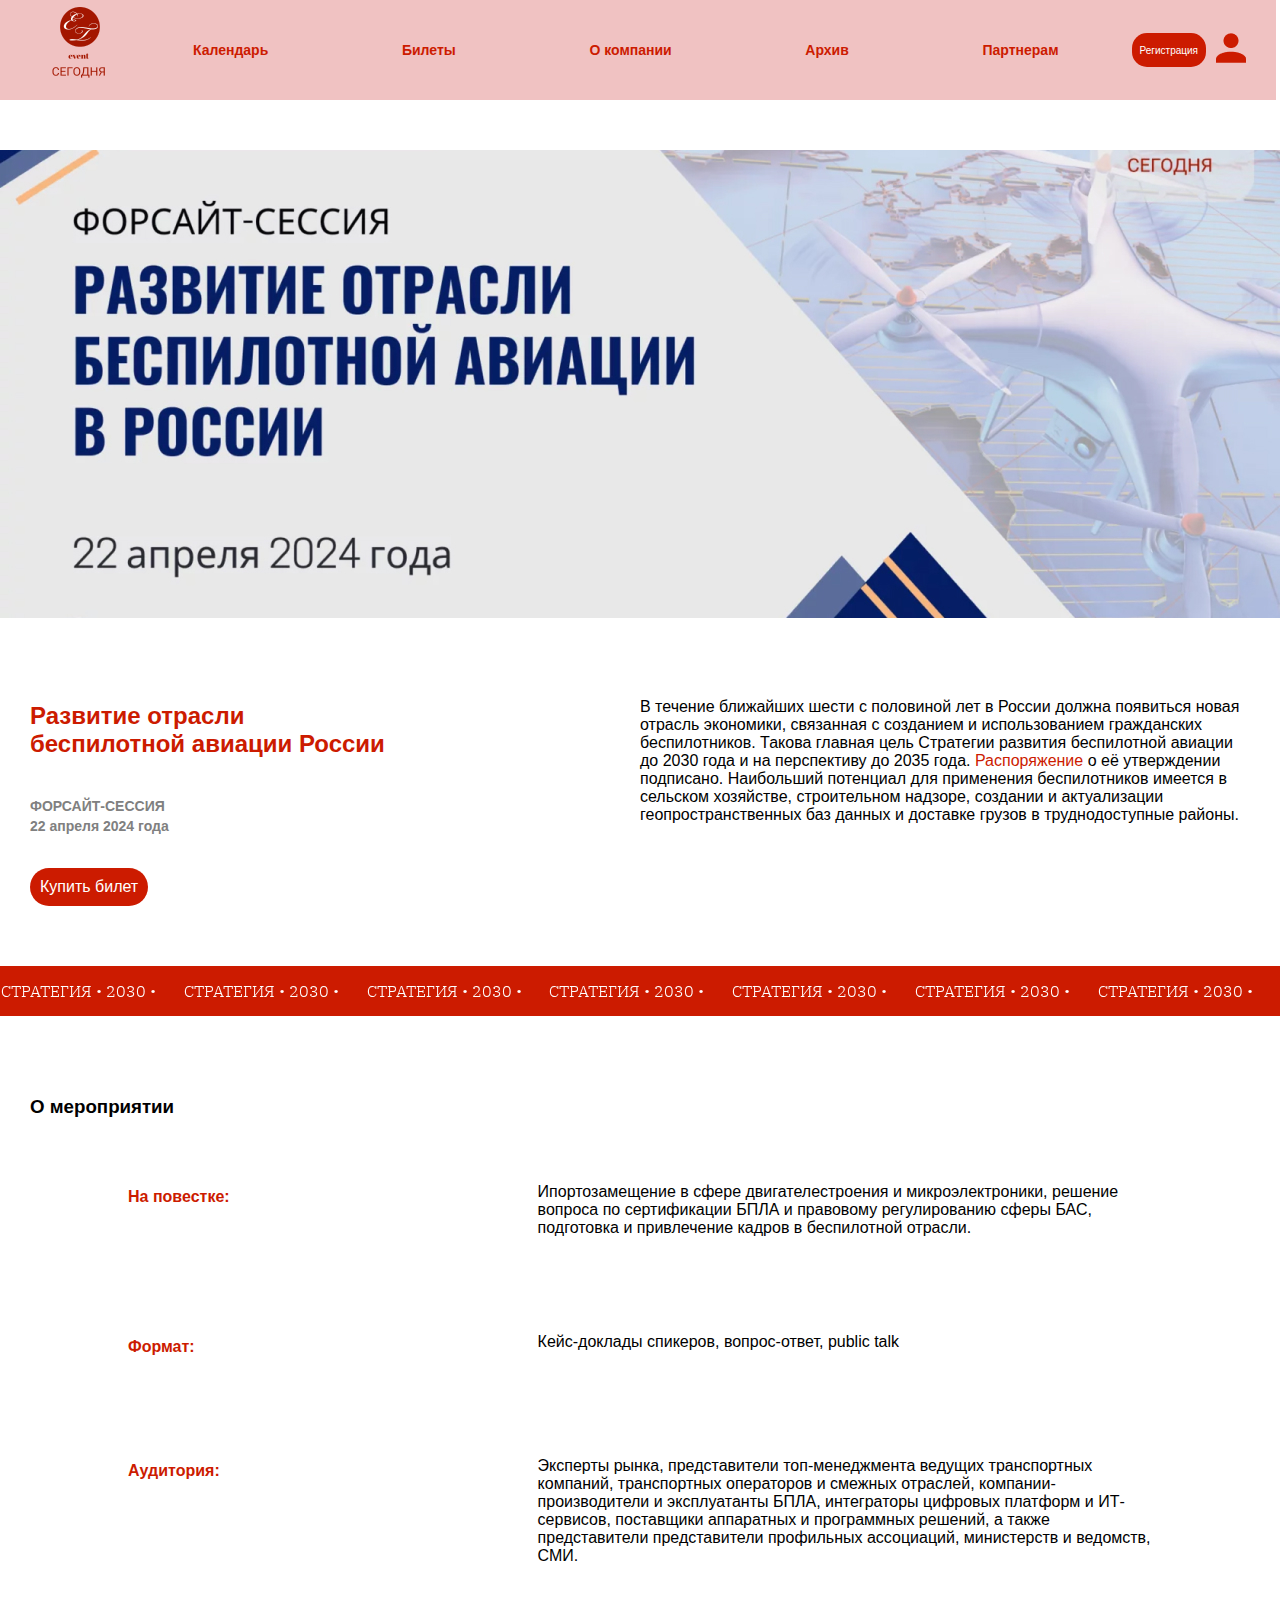
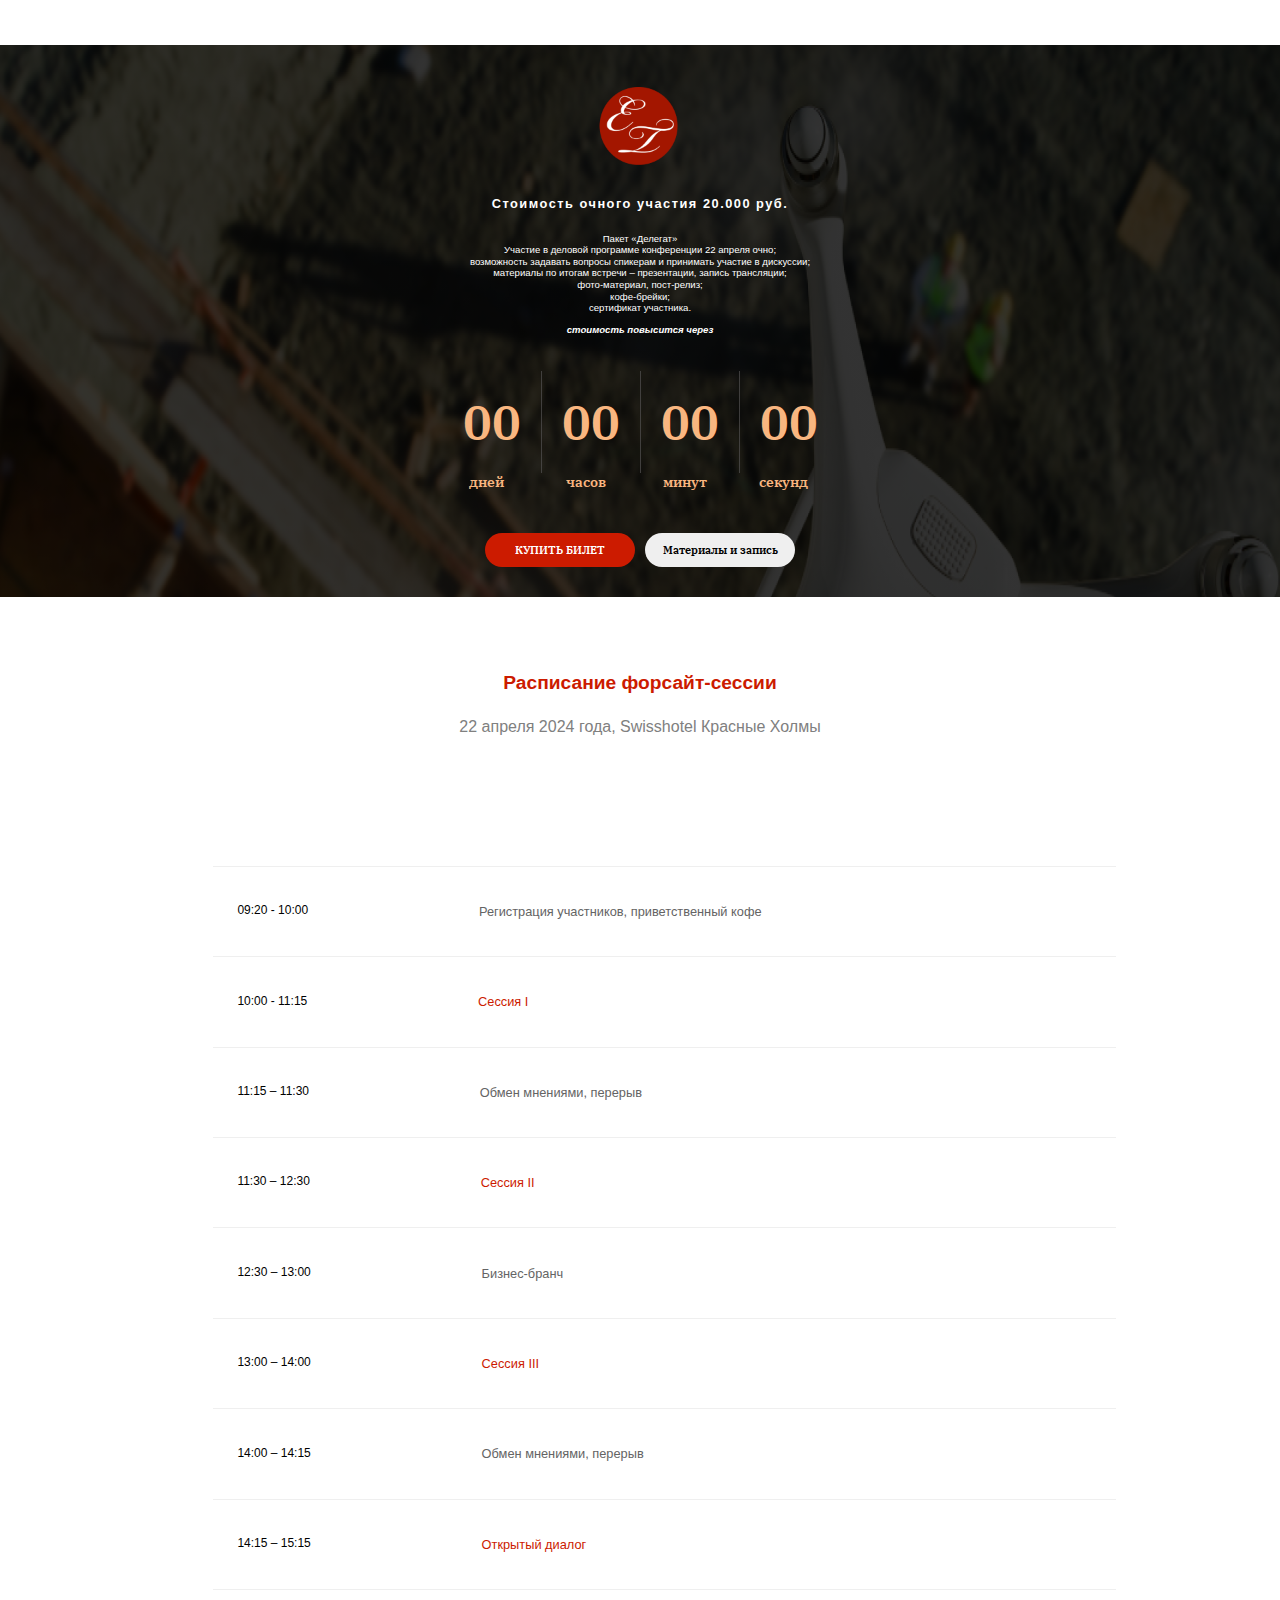
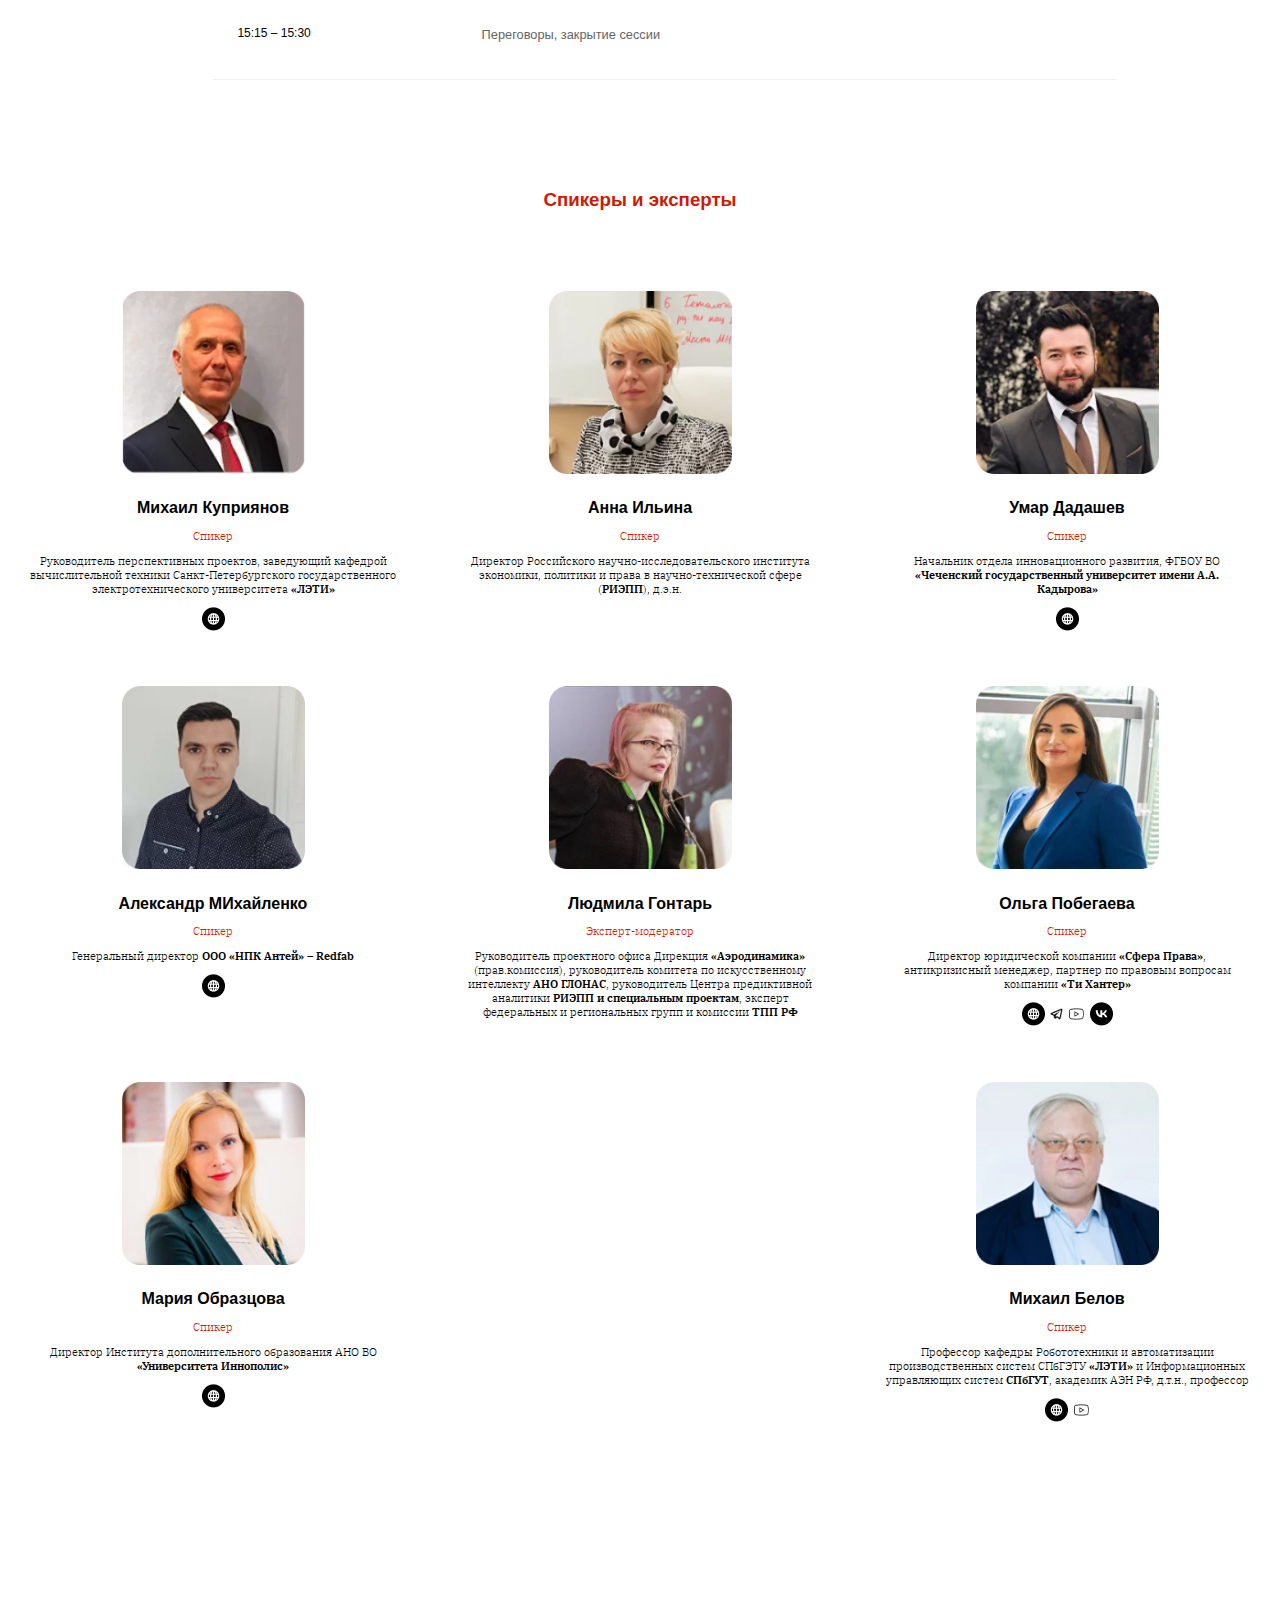
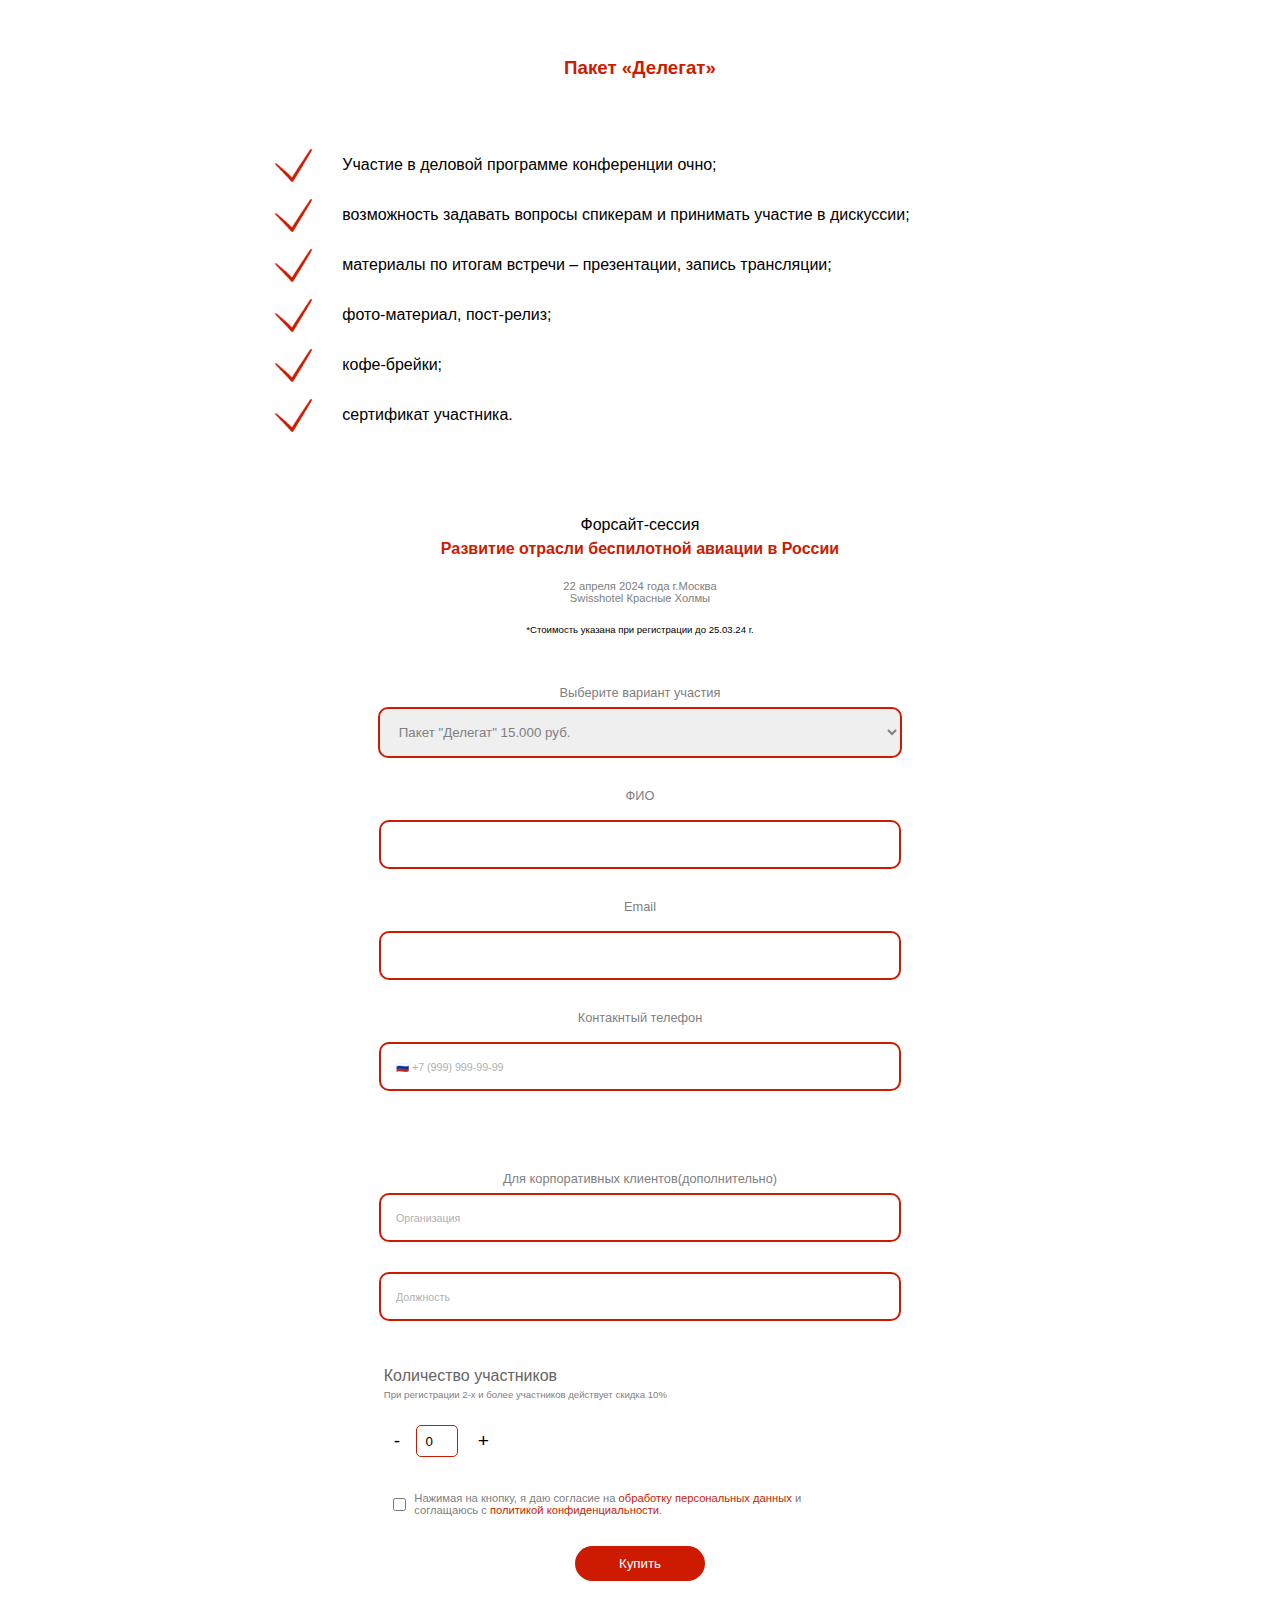
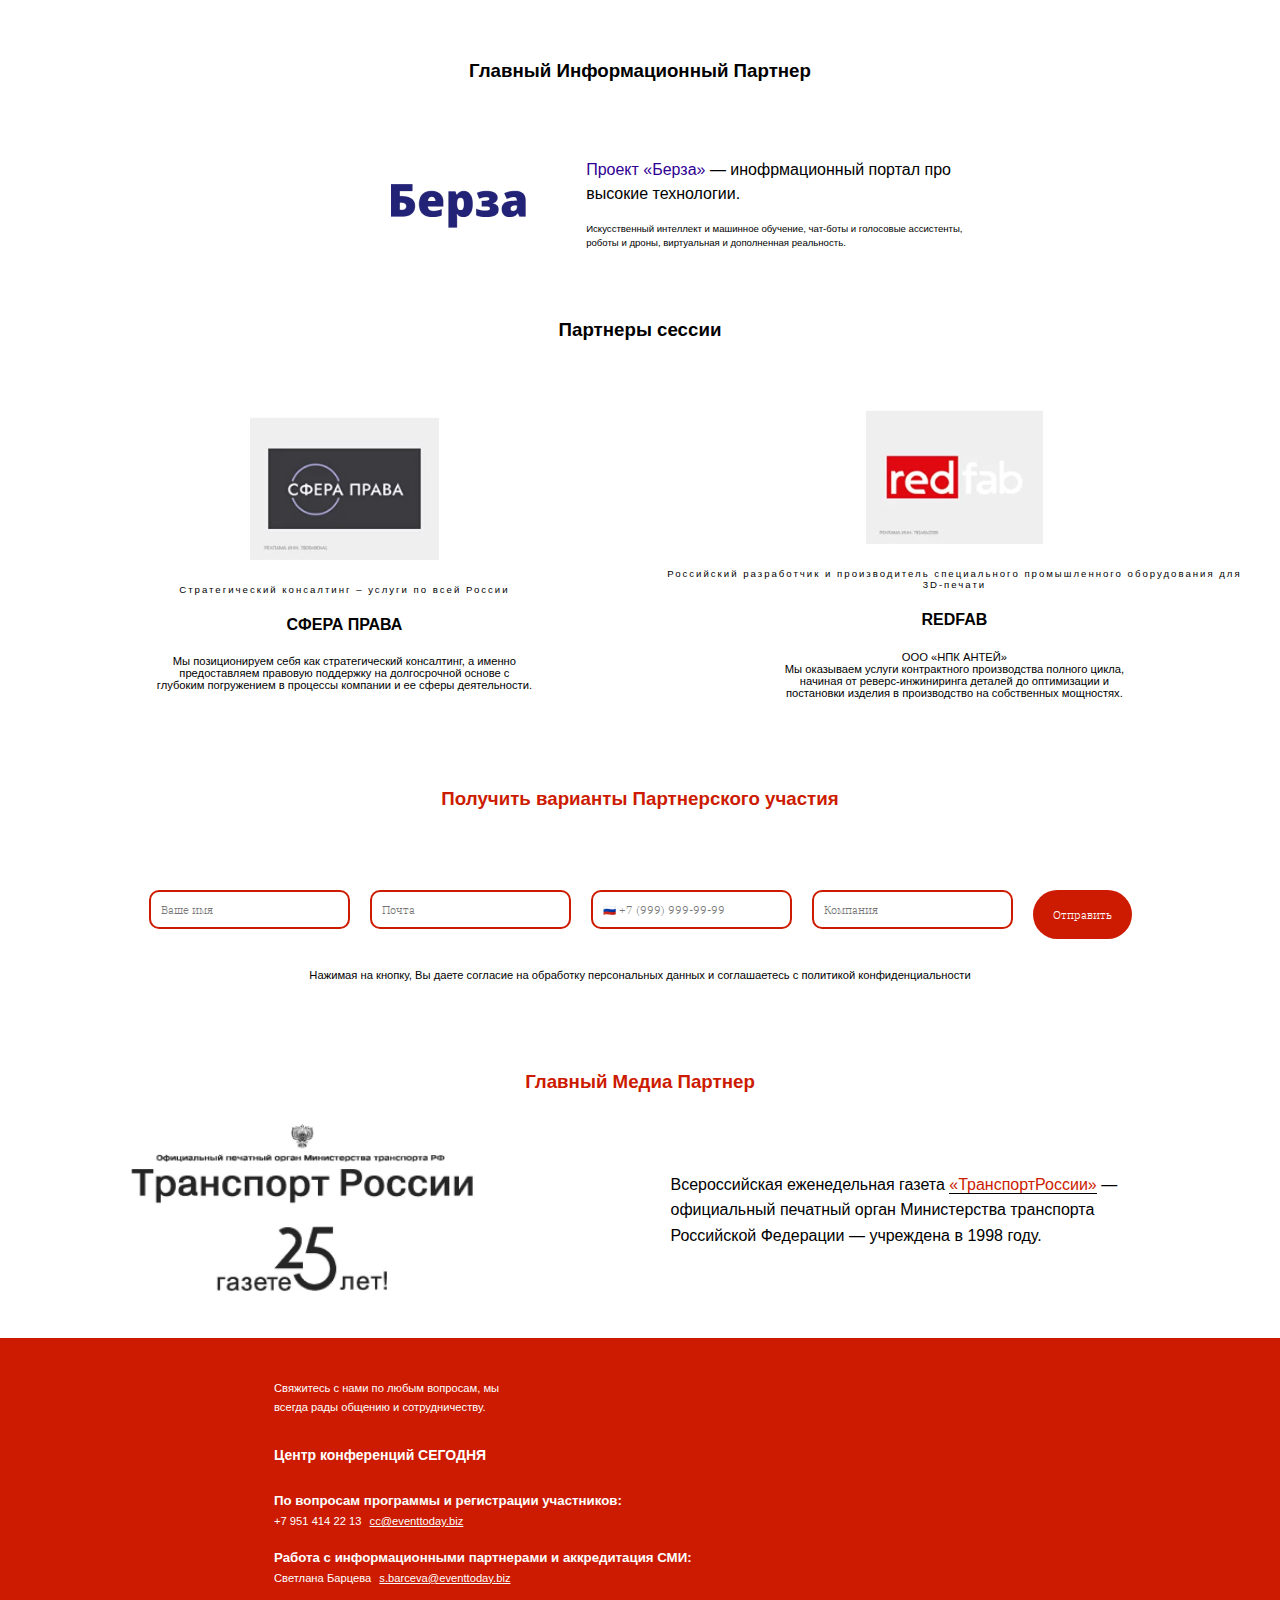
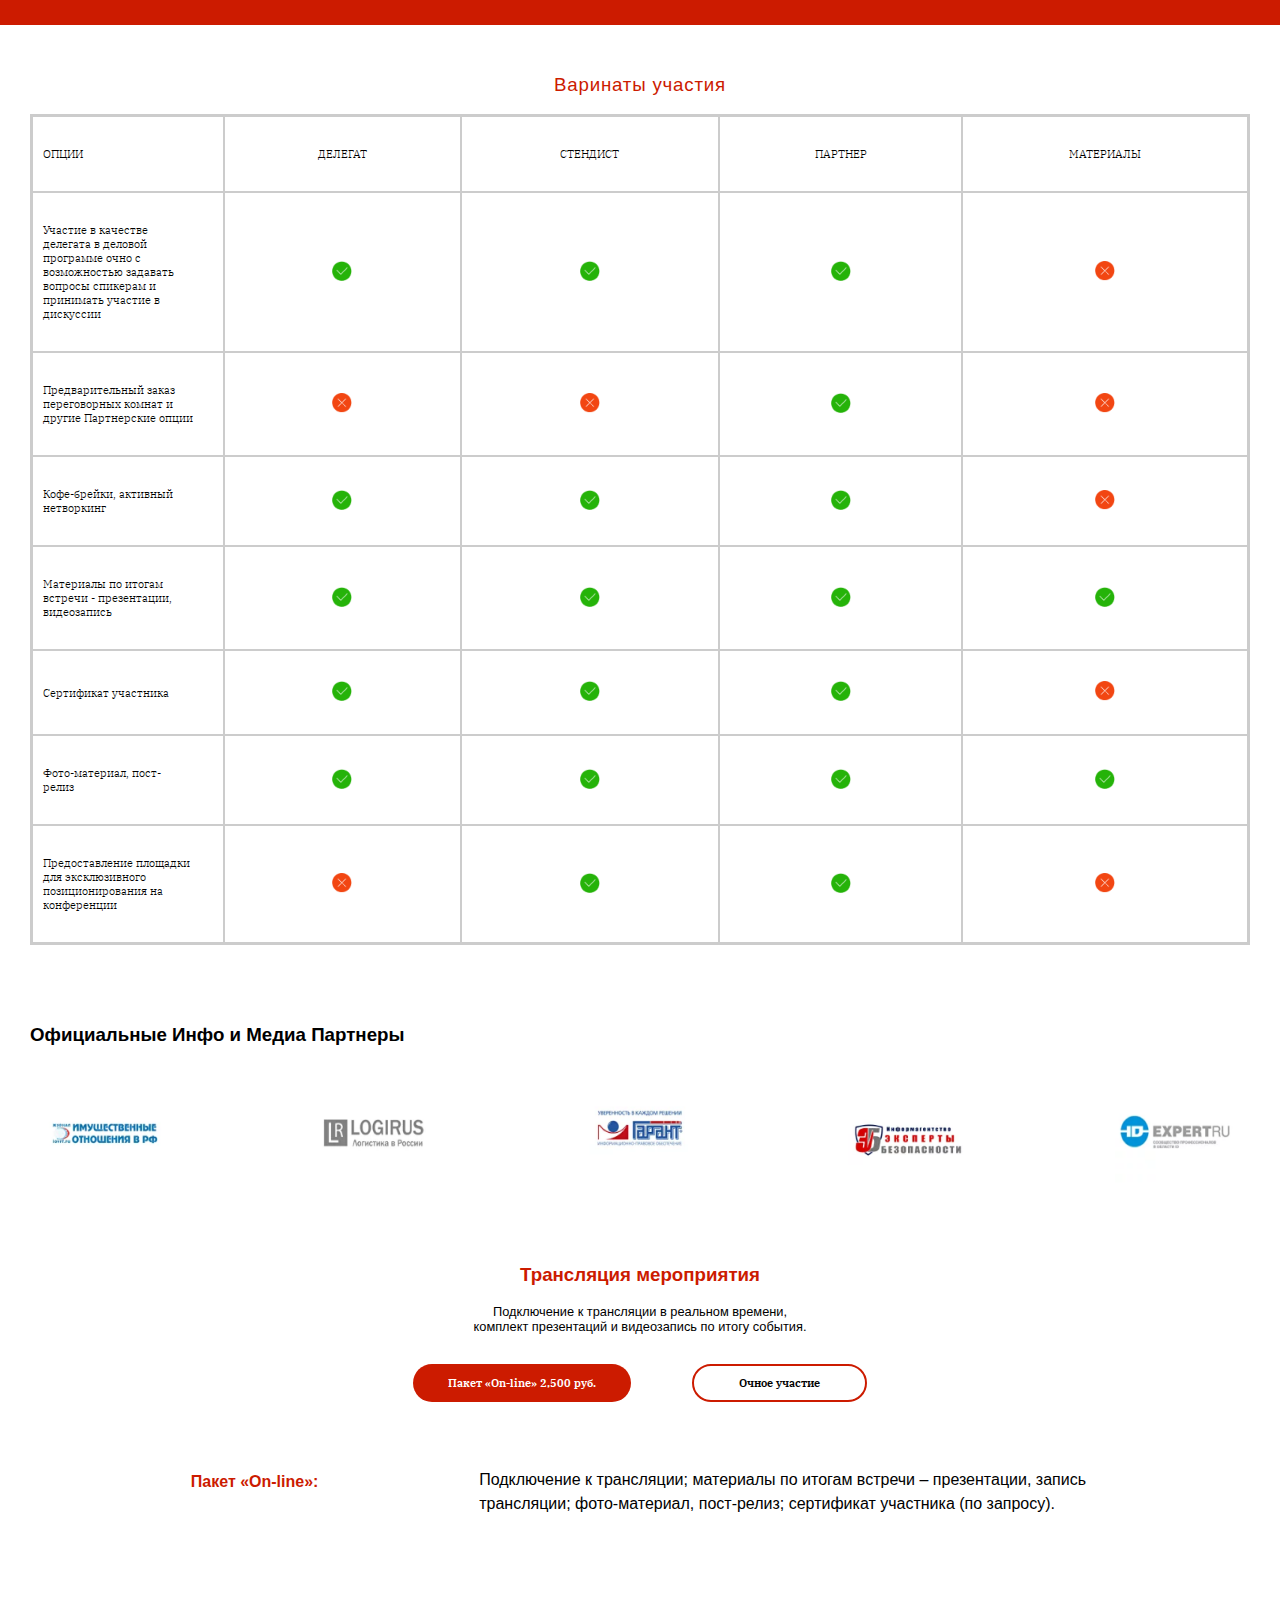
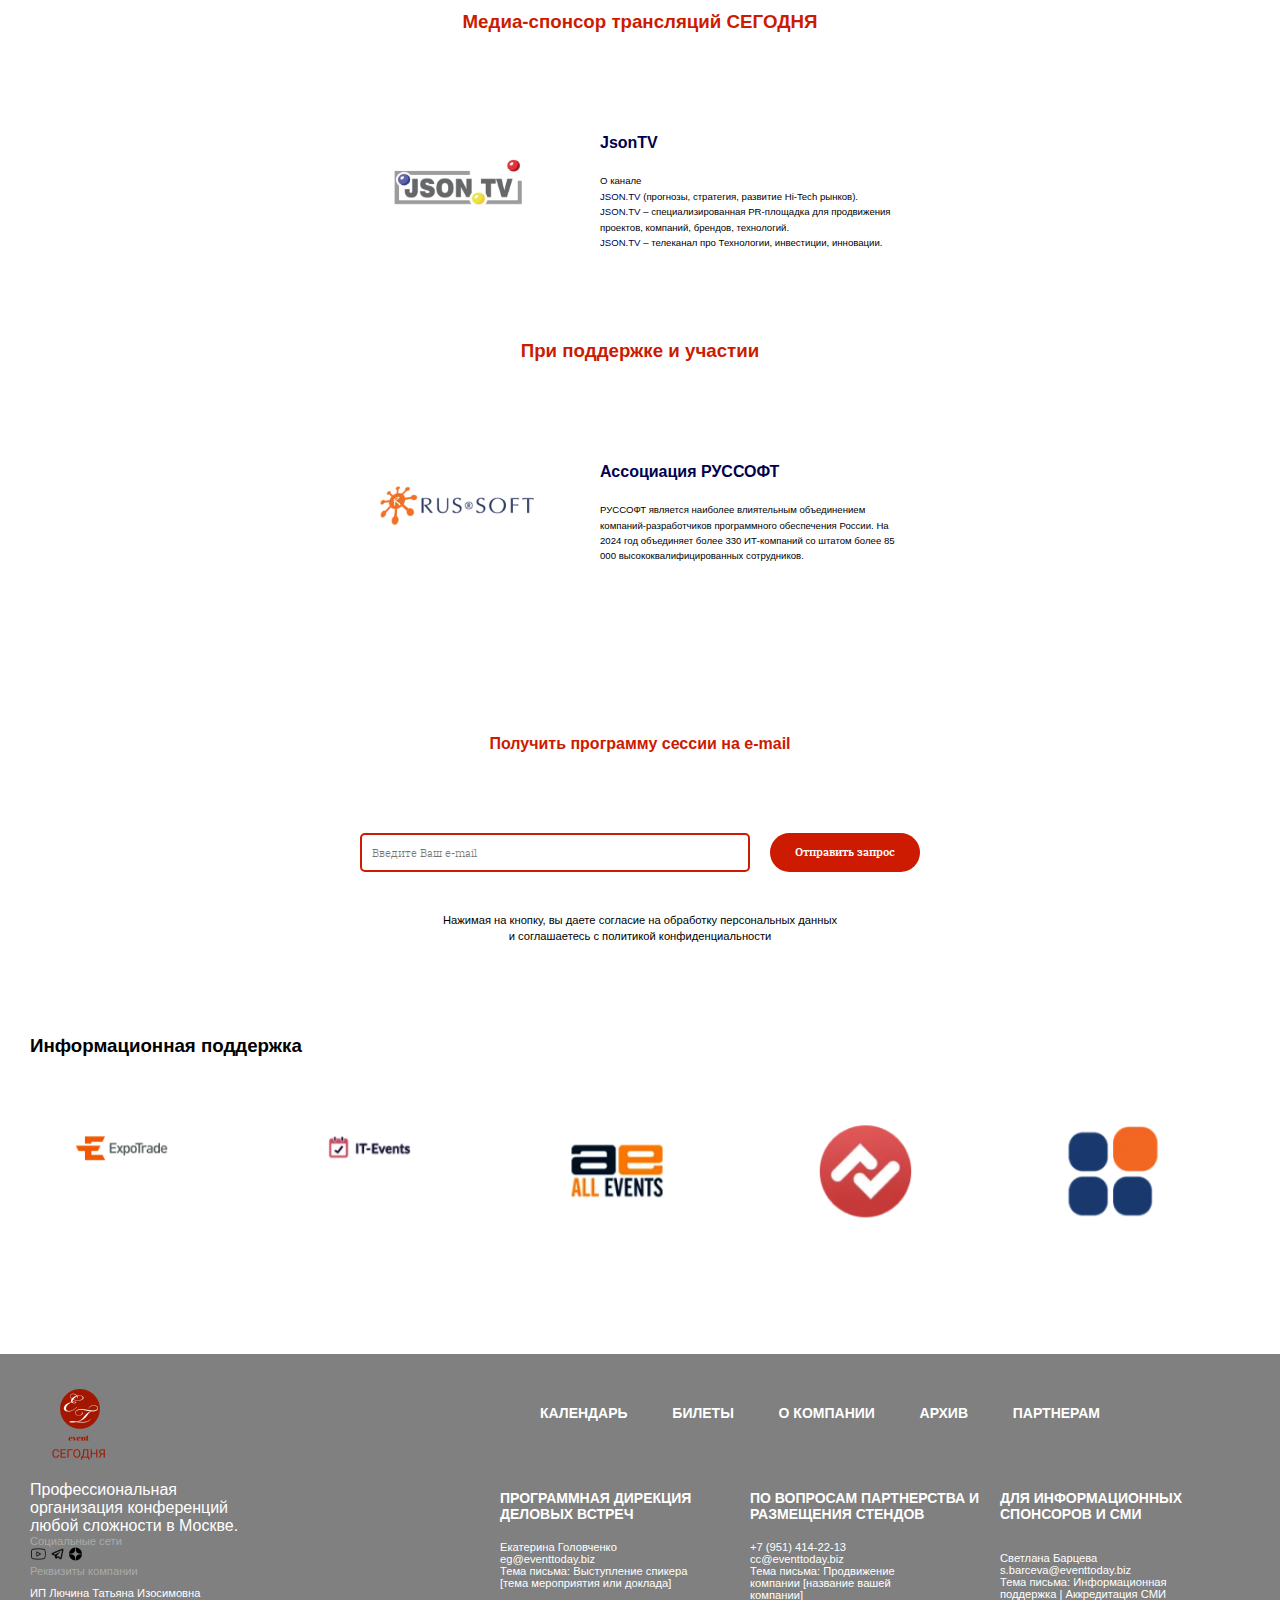
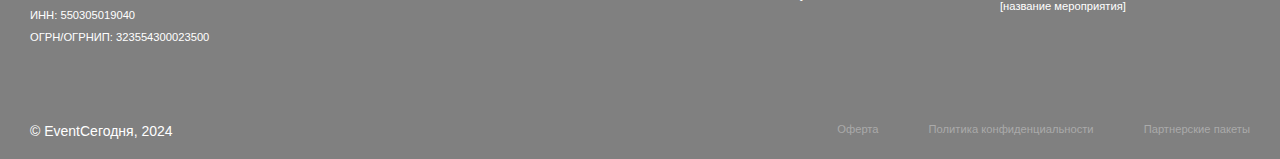
<file: buytickets.html>
<!DOCTYPE html>
<html lang="ru">
  <head>
    <meta charset="UTF-8" />
    <meta name="viewport" content="width=device-width, initial-scale=1.0" />
    <link rel="stylesheet" href="owl/owl.carousel.min.css" />
    <link rel="stylesheet" href="owl/owl.theme.default.min.css" />
    <link rel="stylesheet" href="css/style.css" />
    <title>Event Today</title>
  </head>
  <body>
    <header>
      <section class="main">
        <div class="main__logo">
          <a href="index.html"><img src="assets/logo/logo.png" alt="logo" /></a>
        </div>
        <div class="main__links">
          <ul class="">
            <li><a href="index.html">Календарь</a></li>
            <li><a href="tickets.html">Билеты</a></li>
            <li><a href="company.html">О компании</a></li>
            <li><a href="archive.html">Архив</a></li>
            <li><a href="partner.html">Партнерам</a></li>
          </ul>
        </div>
        <div class="main__reg">
          <button id="myBtn">Регистрация</button>
          <a href="registration.html"
            ><img src="assets/icons/Vector.png" alt="pic"
          /></a>
        </div>

        <div class="menu">
          <input type="checkbox" id="burger-checkbox" class="burger-checkbox" />
          <label for="burger-checkbox" class="burger"></label>
          <ul class="menu-list">
            <li><a class="menu-item" href="index.html">Календарь</a></li>
            <li><a class="menu-item" href="tickets.html">Билеты</a></li>
            <li><a class="menu-item" href="company.html">О компании</a></li>
            <li><a class="menu-item" href="archive.html">Архив</a></li>
            <li><a class="menu-item" href="partner.html">Партнерам</a></li>
          </ul>
        </div>
        <div id="myModal" class="modal">
          <div class="modal-content">
            <span class="close">&times;</span>
            <div class="registration__form">
              <div class="registration__form-title">
                <h2>Регистрация</h2>
              </div>
              <form>
                <div class="registration__form-input">
                  <div>
                    <input type="text" placeholder="Фамилия" />
                  </div>
                  <div>
                    <input type="text" placeholder="Имя" />
                  </div>
                  <div>
                    <input type="text" placeholder="Отчество" />
                  </div>
                  <div class="registration__form-input-date">
                    <label for="reg-date">Дата рождения</label>
                    <input
                      class="reg-date"
                      type="date"
                      placeholder="ДД.ММ.ГГГГ"
                    />
                  </div>
                  <div class="registration__form-input-tel">
                    <label for="reg-tel">Номер телефона</label>
                    <input
                      id="reg-tel"
                      type="tel"
                      placeholder="+7 777 777 77 77"
                    />
                  </div>
                  <div>
                    <button>Подтвердить телефон</button>
                  </div>
                </div>
                <div class="registration__form-btn">
                  <button>Завершить</button>
                </div>
              </form>
            </div>
          </div>
        </div>
      </section>
    </header>
    <main>
      <section class="buy__tickets-image">
        <img src="assets/other/pic1.jpg" alt="pic1" />
      </section>

      <section class="buy__tickets-top">
        <div class="buy__tickets-top-title">
          <h2>
            Развитие отрасли <br />
            беспилотной авиации России
          </h2>
          <div>
            <p>Форсайт-сессия</p>
            <p>22 апреля 2024 года</p>
          </div>

          <button><a href="#fors-sess">Купить билет</a></button>
        </div>
        <div class="buy__tickets-top-text">
          <p>
            В течение ближайших шести с половиной лет в России должна появиться
            новая отрасль экономики, связанная с созданием и использованием
            гражданских беспилотников. Такова главная цель Стратегии развития
            беспилотной авиации до 2030 года и на перспективу до 2035 года.
            <span>Распоряжение</span> о её утверждении подписано. Наибольший
            потенциал для применения беспилотников имеется в сельском хозяйстве,
            строительном надзоре, создании и актуализации геопространственных
            баз данных и доставке грузов в труднодоступные районы.
          </p>
        </div>
      </section>
      <section class="buy__tickets-top-mob">
        <div class="buy__tickets-top-mob-title">
          <h2>
            Развитие отрасли <br />
            беспилотной авиации России
          </h2>
          <div class="buy__tickets-top-mob-text">
            <p>
              В течение ближайших шести с половиной лет в России должна появиться
              новая отрасль экономики, связанная с созданием и использованием
              гражданских беспилотников. Такова главная цель Стратегии развития
              беспилотной авиации до 2030 года и на перспективу до 2035 года.
              <span>Распоряжение</span> о её утверждении подписано. Наибольший
              потенциал для применения беспилотников имеется в сельском хозяйстве,
              строительном надзоре, создании и актуализации геопространственных
              баз данных и доставке грузов в труднодоступные районы.
            </p>
          </div>
          <div class="buy__tickets-top-mob-container">
            <div class="buy__tickets-top-mob-container-item1">
                <p>Форсайт-сессия</p>
                <p>22 апреля 2024 года</p>
            </div>
            <div class="buy__tickets-top-mob-container-item2">
               <button><a href="#fors-sess">Купить билет</a></button> 
            </div>
          </div>
      </section>

      <section class="buy__tickets-line">
        <div class="owl-carousel owl-theme" id="carouselEleven">
          <div>СТРАТЕГИЯ • 2030 •</div>
          <div>СТРАТЕГИЯ • 2030 •</div>
          <div>СТРАТЕГИЯ • 2030 •</div>
          <div>СТРАТЕГИЯ • 2030 •</div>
          <div>СТРАТЕГИЯ • 2030 •</div>
          <div>СТРАТЕГИЯ • 2030 •</div>
          <div>СТРАТЕГИЯ • 2030 •</div>
          <div>СТРАТЕГИЯ • 2030 •</div>
          <div>СТРАТЕГИЯ • 2030 •</div>
          <div>СТРАТЕГИЯ • 2030 •</div>
        </div>
      </section>

      <section class="buy__tickets-about">
        <h3>О мероприятии</h3>
        <div class="buy__tickets-about-container">
          <div class="buy__tickets-about-container-item">
            <h4>На повестке:</h4>
            <p>
              Ипортозамещение в сфере двигателестроения и микроэлектроники,
              решение вопроса по сертификации БПЛА и правовому регулированию
              сферы БАС, подготовка и привлечение кадров в беспилотной отрасли.
            </p>
          </div>
          <div class="buy__tickets-about-container-item">
            <h4>Формат:</h4>
            <p>Кейс-доклады спикеров, вопрос-ответ, public talk</p>
          </div>
          <div class="buy__tickets-about-container-item">
            <h4>Аудитория:</h4>
            <p>
              Эксперты рынка, представители топ-менеджмента ведущих транспортных
              компаний, транспортных операторов и смежных отраслей,
              компании-производители и эксплуатанты БПЛА, интеграторы цифровых
              платформ и ИТ-сервисов, поставщики аппаратных и программных
              решений, а также представители представители профильных
              ассоциаций, министерств и ведомств, СМИ.
            </p>
          </div>
        </div>
      </section>

      <section class="buy__tickets-banner">
        <div class="buy__tickets-banner-logo">
          <img src="assets/banner/logo-1.png" alt="logo" />
        </div>
        <div class="buy__tickets-banner-title">
          <h4>Стоимость очного участия 20.000 руб.</h4>
        </div>
        <div class="buy__tickets-banner-text">
          <p>Пакет «Делегат»</p>
          <p>Участие в деловой программе конференции 22 апреля очно;</p>
          <p>
            возможность задавать вопросы спикерам и принимать участие в
            дискуссии;
          </p>
          <p>материалы по итогам встречи – презентации, запись трансляции;</p>
          <p>фото-материал, пост-релиз;</p>
          <p>кофе-брейки;</p>
          <p>сертификат участника.</p>
          <p>стоимость повысится через</p>
        </div>
        <div class="buy__tickets-banner-time">
          <div class="timer__items">
            <div class="timer__item timer__days">00</div>
            <div class="timer__item timer__hours">00</div>
            <div class="timer__item timer__minutes">00</div>
            <div class="timer__item timer__seconds">00</div>
          </div>
        </div>
        <div class="buy__tickets-banner-btn">
          <button><a href="#fors-sess">Купить билет</a></button>
          <button>Материалы и запись</button>
        </div>
      </section>

      <section class="buy__tickets-timetable">
        <div class="buy__tickets-timetable-title">
          <h4>Расписание форсайт-сессии</h4>
          <p>22 апреля 2024 года, Swisshotel Красные Холмы</p>
        </div>
        <div class="buy__tickets-timetable-items">
          <div class="buy__tickets-timetable-items-item">
            <p>09:20 - 10:00</p>
            <p>Регистрация участников, приветственный кофе</p>
          </div>

          <div class="buy__tickets-timetable-items-item item-red">
            <p>10:00 - 11:15</p>
            <p>Сессия I</p>
          </div>

          <div class="buy__tickets-timetable-items-item">
            <p>11:15 – 11:30</p>
            <p>Обмен мнениями, перерыв</p>
          </div>

          <div class="buy__tickets-timetable-items-item item-red">
            <p>11:30 – 12:30</p>
            <p>Сессия II</p>
          </div>

          <div class="buy__tickets-timetable-items-item">
            <p>12:30 – 13:00</p>
            <p>Бизнес-бранч</p>
          </div>

          <div class="buy__tickets-timetable-items-item item-red">
            <p>13:00 – 14:00</p>
            <p>Сессия III</p>
          </div>

          <div class="buy__tickets-timetable-items-item">
            <p>14:00 – 14:15</p>
            <p>Обмен мнениями, перерыв</p>
          </div>

          <div class="buy__tickets-timetable-items-item item-red">
            <p>14:15 – 15:15</p>
            <p>Открытый диалог</p>
          </div>

          <div class="buy__tickets-timetable-items-item">
            <p>15:15 – 15:30</p>
            <p>Переговоры, закрытие сессии</p>
          </div>
        </div>
      </section>

      <section class="buy__tickets-experts">
        <div class="buy__tickets-experts-title">
          <h3>Спикеры и эксперты</h3>
        </div>
        <div class="buy__tickets-experts-columns">
          <div class="buy__tickets-experts-columns-1 column">
            <img src="assets/team/team12.jpg" alt="team" />
            <h4>Михаил Куприянов</h4>
            <p class="color-red">Спикер</p>
            <p>
              Руководитель перспективных проектов, заведующий кафедрой
              вычислительной техники Санкт-Петербургского государственного
              электротехнического университета <span>«ЛЭТИ»</span>
            </p>
            <div>
              <a href="#"><img src="assets/icons/site.png" alt="icon" /></a>
            </div>
          </div>

          <div class="buy__tickets-experts-columns-2 column">
            <img src="assets/team/team7.jpg" alt="team" />
            <h4>Анна Ильина</h4>
            <p class="color-red">Спикер</p>
            <p>
              Директор Российского научно-исследовательского института
              экономики, политики и права в научно-технической сфере
              (<span>РИЭПП</span>), д.э.н.
            </p>
            <div></div>
          </div>

          <div class="buy__tickets-experts-columns-3 column">
            <img src="assets/team/team8.jpg" alt="team" />
            <h4>Умар Дадашев</h4>
            <p class="color-red">Спикер</p>
            <p>
              Начальник отдела инновационного развития, ФГБОУ ВО
              <span
                >«Чеченский государственный университет имени А.А.
                Кадырова»</span
              >
            </p>
            <div>
              <a href="#"><img src="assets/icons/site.png" alt="icon" /></a>
            </div>
          </div>

          <div class="buy__tickets-experts-columns-4 column">
            <img src="assets/team/team9.jpg" alt="team" />
            <h4>Александр МИхайленко</h4>
            <p class="color-red">Спикер</p>
            <p>Генеральный директор <span>ООО «НПК Антей» – Redfab</span></p>
            <div>
              <a href="#"><img src="assets/icons/site.png" alt="icon" /></a>
            </div>
          </div>

          <div class="buy__tickets-experts-columns-5 column">
            <img src="assets/team/team10.jpg" alt="team" />
            <h4>Людмила Гонтарь</h4>
            <p class="color-red">Эксперт-модератор</p>
            <p>
              Руководитель проектного офиса Дирекция
              <span>«Аэродинамика»</span>
              (прав.комиссия), руководитель комитета по искусственному
              интеллекту <span>АНО ГЛОНАС</span>, руководитель Центра
              предиктивной аналитики <span>РИЭПП и специальным проектам</span>,
              эксперт федеральных и региональных групп и комиссии
              <span>ТПП РФ</span>
            </p>
          </div>

          <div class="buy__tickets-experts-columns-6 column">
            <img src="assets/team/team11.jpg" alt="team" />
            <h4>Ольга Побегаева</h4>
            <p class="color-red">Спикер</p>
            <p>
              Директор юридической компании <span>«Сфера Права»</span>,
              антикризисный менеджер, партнер по правовым вопросам компании
              <span>«Ти Хантер»</span>
            </p>
            <div>
              <a href="#"><img src="assets/icons/site.png" alt="icon" /></a>
              <a href="#"><img src="assets/icons/telegram.png" alt="icon" /></a>
              <a href="#"><img src="assets/icons/youtube.png" alt="icon" /></a>
              <a href="#"><img src="assets/icons/vk.png" alt="icon" /></a>
            </div>
          </div>

          <div class="buy__tickets-experts-columns-7 column">
            <img src="assets/team/team13.jpg" alt="team" />
            <h4>Мария Образцова</h4>
            <p class="color-red">Спикер</p>
            <p>
              Директор Института дополнительного образования АНО ВО
              <span>«Университета Иннополис»</span>
            </p>
            <div>
              <a href="#"><img src="assets/icons/site.png" alt="icon" /></a>
            </div>
          </div>

          <div class="buy__tickets-experts-columns-8 column">
            <img src="assets/team/team14.jpg" alt="team" />
            <h4>Михаил Белов</h4>
            <p class="color-red">Спикер</p>
            <p>
              Профессор кафедры Робототехники и автоматизации производственных
              систем СПбГЭТУ <span>«ЛЭТИ»</span> и Информационных управляющих
              систем <span>СПбГУТ</span>, академик АЭН РФ, д.т.н., профессор
            </p>
            <div>
              <a href="#"><img src="assets/icons/site.png" alt="icon" /></a>
              <a href="#"><img src="assets/icons/youtube.png" alt="icon" /></a>
            </div>
          </div>
        </div>
      </section>
      <section class="buy__tickets-experts-mob">
        <div class="owl-carousel owl-theme" id="carouselFive">
          <div>
            <img src="assets/team/team12.jpg" alt="team" />
            <h4>Михаил Куприянов</h4>
            <p class="color-red">Спикер</p>
            <p>
              Руководитель перспективных проектов, заведующий кафедрой
              вычислительной техники Санкт-Петербургского государственного
              электротехнического университета <span>«ЛЭТИ»</span>
            </p>
            <div class="image">
              <a href="#"><img src="assets/icons/site.png" alt="icon" /></a>
            </div>
            </div>

            <div>
              <img src="assets/team/team7.jpg" alt="team" />
              <h4>Анна Ильина</h4>
              <p class="color-red">Спикер</p>
              <p>
                Директор Российского научно-исследовательского института
                экономики, политики и права в научно-технической сфере
                (<span>РИЭПП</span>), д.э.н.
              </p>
              <div></div>
            </div>

            <div>
              <img src="assets/team/team8.jpg" alt="team" />
              <h4>Умар Дадашев</h4>
              <p class="color-red">Спикер</p>
              <p>
                Начальник отдела инновационного развития, ФГБОУ ВО
                <span
                  >«Чеченский государственный университет имени А.А.
                  Кадырова»</span
                >
              </p>
              <div class="image">
                <a href="#"><img src="assets/icons/site.png" alt="icon" /></a>
              </div>
            </div>

            <div>
              <img src="assets/team/team9.jpg" alt="team" />
              <h4>Александр МИхайленко</h4>
              <p class="color-red">Спикер</p>
              <p>Генеральный директор <span>ООО «НПК Антей» – Redfab</span></p>
              <div class="image">
                <a href="#"><img src="assets/icons/site.png" alt="icon" /></a>
              </div>
            </div>

            <div>
              <img src="assets/team/team10.jpg" alt="team" />
              <h4>Людмила Гонтарь</h4>
              <p class="color-red">Эксперт-модератор</p>
              <p>
                Руководитель проектного офиса Дирекция
                <span>«Аэродинамика»</span>
                (прав.комиссия), руководитель комитета по искусственному
                интеллекту <span>АНО ГЛОНАС</span>, руководитель Центра
                предиктивной аналитики
                <span>РИЭПП и специальным проектам</span>, эксперт федеральных и
                региональных групп и комиссии
                <span>ТПП РФ</span>
              </p>
            </div>

            <div>
              <img src="assets/team/team11.jpg" alt="team" />
              <h4>Ольга Побегаева</h4>
              <p class="color-red">Спикер</p>
              <p>
                Директор юридической компании <span>«Сфера Права»</span>,
                антикризисный менеджер, партнер по правовым вопросам компании
                <span>«Ти Хантер»</span>
              </p>
              <div class="image">
                <a href="#"><img src="assets/icons/site.png" alt="icon" /></a>
                <a href="#"
                  ><img src="assets/icons/telegram.png" alt="icon"
                /></a>
                <a href="#"
                  ><img src="assets/icons/youtube.png" alt="icon"
                /></a>
                <a href="#"><img src="assets/icons/vk.png" alt="icon" /></a>
              </div>
            </div>

            <div>
              <img src="assets/team/team13.jpg" alt="team" />
              <h4>Мария Образцова</h4>
              <p class="color-red">Спикер</p>
              <p>
                Директор Института дополнительного образования АНО ВО
                <span>«Университета Иннополис»</span>
              </p>
              <div class="image">
                <a href="#"><img src="assets/icons/site.png" alt="icon" /></a>
              </div>
            </div>

            <div>
              <img src="assets/team/team14.jpg" alt="team" />
              <h4>Михаил Белов</h4>
              <p class="color-red">Спикер</p>
              <p>
                Профессор кафедры Робототехники и автоматизации производственных
                систем СПбГЭТУ <span>«ЛЭТИ»</span> и Информационных управляющих
                систем <span>СПбГУТ</span>, академик АЭН РФ, д.т.н., профессор
              </p>
              <div class="image">
                <a href="#"><img src="assets/icons/site.png" alt="icon" /></a>
                <a href="#"
                  ><img src="assets/icons/youtube.png" alt="icon"
                /></a>
              </div>
            </div>
          </div>
        </div>
      </section>

      <section class="buy__tickets-delegat">
        <div class="buy__tickets-delegat-title">
          <h3>Пакет «Делегат»</h3>
        </div>
        <div class="buy__tickets-delegat-container">
          <div class="buy__tickets-delegat-container-item">
            <img src="assets/icons/check.png" alt="icon" />
            <p>Участие в деловой программе конференции очно;</p>
          </div>

          <div class="buy__tickets-delegat-container-item">
            <img src="assets/icons/check.png" alt="icon" />
            <p>
              возможность задавать вопросы спикерам и принимать участие в
              дискуссии;
            </p>
          </div>

          <div class="buy__tickets-delegat-container-item">
            <img src="assets/icons/check.png" alt="icon" />
            <p>материалы по итогам встречи – презентации, запись трансляции;</p>
          </div>

          <div class="buy__tickets-delegat-container-item">
            <img src="assets/icons/check.png" alt="icon" />
            <p>фото-материал, пост-релиз;</p>
          </div>

          <div class="buy__tickets-delegat-container-item">
            <img src="assets/icons/check.png" alt="icon" />
            <p>кофе-брейки;</p>
          </div>

          <div class="buy__tickets-delegat-container-item">
            <img src="assets/icons/check.png" alt="icon" />
            <p>сертификат участника.</p>
          </div>
        </div>
      </section>

      <section class="buy__tickets-form" id="fors-sess">
        <div class="buy__tickets-form-title">
          <p>Форсайт-сессия</p>
          <h4>Развитие отрасли беспилотной авиации в России</h4>
          <p>
            22 апреля 2024 года г.Москва<br />
            Swisshotel Красные Холмы
          </p>
          <p>*Стоимость указана при регистрации до 25.03.24 г.</p>
        </div>
        <div class="buy__tickets-form-input">
          
          <label for="fors-sess">Выберите вариант участия</label>
          <select name="session" id="fors-sess" required>
            <option value="delegat">Пакет "Делегат" 15.000 руб.</option>
            <option value="partner">Пакет "Партнер" 65.000 руб.</option>
            <option value="online">Пакет "On-line" 4.500 руб.</option>
            <option value="material">Пакет "Материалы" 2.500 руб.</option>
          </select>
          <label for="fio">ФИО</label>
          <div class="fio_error"></div>
          <input id="fio" type="text" required/>

          <label for="email">Email</label>
          <div class="email_error"></div>
          <input id="email" type="email" required/>

          <label for="tel">Контакнтый телефон</label>
          <div class="tel_error"></div>
          <input id="tel" type="tel" placeholder="🇷🇺 +7 (999) 999-99-99" required/>
        </div>

        <div class="buy__tickets-form-input">
          <div class="buy__tickets-form-input-1">
            <label for="clients"
              >Для корпоративных клиентов(дополнительно)</label
            >
            <input id="clients" type="text" placeholder="Организация" />
            <input id="job" type="text" placeholder="Должность" />
          </div>
        </div>
        <div class="buy__tickets-form-input-2">
          <p>Количество участников</p>
          <p>При регистрации 2-х и более участников действует скидка 10%</p>
          <div class="buy__tickets-form-input-2-count">
            <button class="minusPerson">-</button>
            <input type="number" class="persons" value="0" required/>
            <button class="plusPerson">+</button>
          </div>
        </div>
        <div class="buy__tickets-form-input-3">
          <input id="checkbox" type="checkbox" />
          <label for="checkbox required"
            >Нажимая на кнопку, я даю согласие на
            <span>обработку персональных данных</span> и соглащаюсь с
            <span>политикой конфиденциальности</span>.</label
          >
        </div>

        <div class="buy__tickets-form-input-4">
          <button type="submit" class="fors_sess-btn">Купить</button>
        </div>
      </section>

      <section class="buy__tickets-info-partners">
        <div class="buy__tickets-info-partners-1">
          <h3>Главный Информационный Партнер</h3>
          <div class="buy__tickets-info-partners-1-container">
            <div class="buy__tickets-info-partners-1-container-item-1">
              <img src="assets/icons/3.png" alt="icon" />
            </div>
            <div class="buy__tickets-info-partners-1-container-item-2">
              <p>
                <span>Проект «Берза»</span> — инофрмационный портал про высокие
                технологии.
              </p>
              <p>
                Искусственный интеллект и машинное обучение, чат-боты и
                голосовые ассистенты, роботы и дроны, виртуальная и дополненная
                реальность.
              </p>
            </div>
          </div>
        </div>
        <div class="buy__tickets-info-partners-2">
          <h3>Партнеры сессии</h3>
          <div class="buy__tickets-info-partners-2-container">
            <div class="buy__tickets-info-partners-2-container-1">
              <img src="assets/icons/2.jpg" alt="icon" />
              <p>Стратегический консалтинг – услуги по всей России</p>
              <h4>СФЕРА ПРАВА</h4>
              <p>
                Мы позиционируем себя как стратегический консалтинг, а именно
                предоставляем правовую поддержку на долгосрочной основе с
                глубоким погружением в процессы компании и ее сферы
                деятельности.
              </p>
            </div>

            <div class="buy__tickets-info-partners-2-container-2">
              <img src="assets/icons/4.jpg" alt="icon" />
              <p>
                Российский разработчик и производитель специального
                промышленного оборудования для 3D-печати
              </p>
              <h4>REDFAB</h4>

              <p>
                ООО «НПК АНТЕЙ» <br />Мы оказываем услуги контрактного
                производства полного цикла, начиная от реверс-инжиниринга
                деталей до оптимизации и постановки изделия в производство на
                собственных мощностях.
              </p>
            </div>
          </div>
        </div>
      </section>

      <section class="buy__tickets-data">
        <div class="buy__tickets-data-title">
          <h3 class="data-title">Получить варианты Партнерского участия</h3>
        </div>

        <div class="buy__tickets-data-inputs">
          <div>
            <input type="text" placeholder="Ваше имя" class="data_name" required/>
          <div class="data_name-error"></div>
          </div>
          <div>
            <input type="email" placeholder="Почта" class="data_email" required/>
          <div class="data_email-error"></div>
          </div>
          <div>
            <input type="tel" placeholder="🇷🇺 +7 (999) 999-99-99" class="data_tel" required/>
          <div class="data_tel-error"></div>
          </div>
          <div>
            <input type="text" placeholder="Компания" />
          </div>
          <button type="submit" class="data_btn">Отправить</button>
        </div>
        <div class="buy__tickets-data-agree">
          <p>
            Нажимая на кнопку, Вы даете согласие на обработку персональных
            данных и соглашаетесь с политикой конфиденциальности
          </p>
        </div>
      </section>

      <section class="buy__tickets-media-partner">
        <div class="buy__tickets-media-partner-title">
          <h3>Главный Медиа Партнер</h3>
        </div>
        <div class="buy__tickets-media-partner-item">
          <img src="assets/icons/1.jpg.jpg" alt="icon" />
          <p>
            Всероссийская еженедельная газета <span>«ТранспортРоссии»</span>
            —официальный печатный орган Министерства транспорта Российской
            Федерации — учреждена в 1998 году.
          </p>
        </div>
      </section>

      <section class="buy__tickets-contact-us">
        <div class="buy__tickets-contact-us-1">
          <p>
            Свяжитесь с нами по любым вопросам, мы всегда рады общению и
            сотрудничеству.
          </p>
        </div>
        <div class="buy__tickets-contact-us-2">
          <h4>Центр конференций СЕГОДНЯ</h4>
        </div>
        <div class="buy__tickets-contact-us-3">
          <h5>По вопросам программы и регистрации участников:</h5>
          <p>+7 951 414 22 13 <a href="#">cc@eventtoday.biz</a></p>
        </div>
        <div class="buy__tickets-contact-us-4">
          <h5>Работа с информационными партнерами и аккредитация СМИ:</h5>
          <p>Светлана Барцева <a href="#">s.barceva@eventtoday.biz</a></p>
        </div>
      </section>

      <section class="buy__tickets-options">
        <div class="buy__tickets-options-title">
          <h3>Варинаты участия</h3>
        </div>
        <div class="buy__tickets-options-table">
          <table>
            <tr class="table-1">
              <td>ОПЦИИ</td>
              <td>Делегат</td>
              <td>Стендист</td>
              <td>Партнер</td>
              <td>Материалы</td>
            </tr>

            <tr class="table-all">
              <td>
                Участие в качестве делегата в деловой программе очно с
                возможностью задавать вопросы спикерам и принимать участие в
                дискуссии
              </td>
              <td><img src="assets/icons/yes.png" alt="icon" /></td>
              <td><img src="assets/icons/yes.png" alt="icon" /></td>
              <td><img src="assets/icons/yes.png" alt="icon" /></td>
              <td><img src="assets/icons/no.png" alt="icon" /></td>
            </tr>

            <tr class="table-all">
              <td>
                Предварительный заказ переговорных комнат и другие Партнерские
                опции
              </td>
              <td><img src="assets/icons/no.png" alt="icon" /></td>
              <td><img src="assets/icons/no.png" alt="icon" /></td>
              <td><img src="assets/icons/yes.png" alt="icon" /></td>
              <td><img src="assets/icons/no.png" alt="icon" /></td>
            </tr>

            <tr class="table-all">
              <td>Кофе-брейки, активный нетворкинг</td>
              <td><img src="assets/icons/yes.png" alt="icon" /></td>
              <td><img src="assets/icons/yes.png" alt="icon" /></td>
              <td><img src="assets/icons/yes.png" alt="icon" /></td>
              <td><img src="assets/icons/no.png" alt="icon" /></td>
            </tr>

            <tr class="table-all">
              <td>Материалы по итогам встречи - презентации, видеозапись</td>
              <td><img src="assets/icons/yes.png" alt="icon" /></td>
              <td><img src="assets/icons/yes.png" alt="icon" /></td>
              <td><img src="assets/icons/yes.png" alt="icon" /></td>
              <td><img src="assets/icons/yes.png" alt="icon" /></td>
            </tr>

            <tr class="table-all">
              <td>Сертификат участника</td>
              <td><img src="assets/icons/yes.png" alt="icon" /></td>
              <td><img src="assets/icons/yes.png" alt="icon" /></td>
              <td><img src="assets/icons/yes.png" alt="icon" /></td>
              <td><img src="assets/icons/no.png" alt="icon" /></td>
            </tr>

            <tr class="table-all">
              <td>Фото-материал, пост- релиз</td>
              <td><img src="assets/icons/yes.png" alt="icon" /></td>
              <td><img src="assets/icons/yes.png" alt="icon" /></td>
              <td><img src="assets/icons/yes.png" alt="icon" /></td>
              <td><img src="assets/icons/yes.png" alt="icon" /></td>
            </tr>

            <tr class="table-all">
              <td>
                Предоставление площадки для эксклюзивного позиционирования на
                конференции
              </td>
              <td><img src="assets/icons/no.png" alt="icon" /></td>
              <td><img src="assets/icons/yes.png" alt="icon" /></td>
              <td><img src="assets/icons/yes.png" alt="icon" /></td>
              <td><img src="assets/icons/no.png" alt="icon" /></td>
            </tr>
          </table>
        </div>
      </section>

      <section class="buy__tickets-info-media-partners">
        <div class="buy__tickets-info-media-partners-title">
          <h3>Официальные Инфо и Медиа Партнеры</h3>
        </div>
        <div class="buy__tickets-info-media-partners-items">
          <img src="assets/icons/20.png" alt="icon" />
          <img src="assets/icons/21.png" alt="icon" />
          <img src="assets/icons/22.png" alt="icon" />
          <img src="assets/icons/23.png" alt="icon" />
          <img src="assets/icons/24.png" alt="icon" />
        </div>
      </section>

      <section class="buy__tickets-translation">
        <div class="buy__tickets-translation-container">
          <h3>Трансляция мероприятия</h3>
          <p>
            Подключение к трансляции в реальном времени, <br />комплект
            презентаций и видеозапись по итогу события.
          </p>
          <div class="buy__tickets-translation-container-btn">
            <button>Пакет «On-line» 2,500 руб.</button>
            <button>Очное участие</button>
          </div>
        </div>
        <div class="buy__tickets-translation-text">
          <h4>Пакет «On-line»:</h4>
          <p>
            Подключение к трансляции; материалы по итогам встречи – презентации,
            запись трансляции; фото-материал, пост-релиз; сертификат участника
            (по запросу).
          </p>
        </div>
      </section>

      <section class="buy__tickets-sponsor">
        <div class="buy__tickets-sponsor-title">
          <h3>Медиа-спонсор трансляций СЕГОДНЯ</h3>
        </div>
        <div class="buy__tickets-sponsor-item">
          <div class="buy__tickets-sponsor-item-img">
            <img src="assets/icons/35.png" alt="icon" />
          </div>
          <div class="buy__tickets-sponsor-item-container">
            <h4>JsonTV</h4>
            <p>
              О канале <br />
              <a href="#">JSON.TV</a> (прогнозы, стратегия, развитие Hi-Tech
              рынков). <br />
              <a href="#">JSON.TV</a> – специализированная PR-площадка для
              продвижения проектов, компаний, брендов, технологий. <br />
              <a href="#">JSON.TV</a> – телеканал про Технологии, инвестиции,
              инновации.
            </p>
          </div>
        </div>
        <div class="buy__tickets-sponsor-title">
          <h3>При поддержке и участии</h3>
        </div>
        <div class="buy__tickets-sponsor-item">
          <div class="buy__tickets-sponsor-item-img">
            <img src="assets/icons/40.png" alt="icon" />
          </div>
          <div class="buy__tickets-sponsor-item-container">
            <h4>Ассоциация РУССОФТ</h4>
            <p>
              РУССОФТ является наиболее влиятельным объединением
              компаний-разработчиков программного обеспечения России. На 2024
              год объединяет более 330 ИТ-компаний со штатом более 85 000
              высококвалифицированных сотрудников.
            </p>
          </div>
        </div>
      </section>

      <section class="buy__tickets-take-program">
        <h4 class="programm-title">Получить программу сессии на e-mail</h4>
        <div class="buy__tickets-take-program-input">
          <input type="email" placeholder="Введите Ваш e-mail" class="programm-email" required/>
          <button type="submit" class="programm-btn">Отправить запрос</button>
        </div>
        <div class="programm-error"></div>
        <p>
          Нажимая на кнопку, вы даете согласие на обработку персональных данных
          <br />
          и соглашаетесь с политикой конфиденциальности
        </p>
      </section>

      <section class="buy__tickets-info-support">
        <h3>Информационная поддержка</h3>
        <div class="owl-carousel owl-theme" id="carouselFour">
          <div><img src="assets/icons/13.png" alt="icon" /></div>
          <div><img src="assets/icons/15.png" alt="icon" /></div>
          <div><img src="assets/icons/17.png" alt="icon" /></div>
          <div><img src="assets/icons/18.png" alt="icon" /></div>
          <div><img src="assets/icons/19.png" alt="icon" /></div>
          <div><img src="assets/icons/26.png" alt="icon" /></div>
          <div><img src="assets/icons/27.png" alt="icon" /></div>
          <div><img src="assets/icons/28.png" alt="icon" /></div>
          <div><img src="assets/icons/37.png" alt="icon" /></div>
          <div><img src="assets/icons/39.png" alt="icon" /></div>
          <div><img src="assets/icons/31.png.png" alt="icon" /></div>
        </div>
      </section>
    </main>
    <footer>
      <div class="footer__container">
        <div class="footer__container-1">
          <div><img src="assets/logo/logo.png" alt="logo" /></div>
          <div>
            <div>
              Профессиональная <br />организация конференций<br />
              любой сложности в Москве.
            </div>
            <div>Социальные сети</div>
            <div>
              <a href="#"
                ><img src="assets/icons/youtube.png" alt="youtube"
              /></a>
              <a href="#"
                ><img src="assets/icons/telegram.png" alt="telegram"
              /></a>
              <a href="#"><img src="assets/icons/dzen.png" alt="yadzen" /></a>
            </div>
            <div>Реквизиты компании</div>
            <div>ИП Лючина Татьяна Изосимовна</div>
            <div>ИНН: 550305019040</div>
            <div>ОГРН/ОГРНИП: 323554300023500</div>
          </div>
        </div>
        <div class="footer__container-2">
          <div>
            <ul>
              <li><a href="index.html">Календарь</a></li>
              <li><a href="tickets.html">Билеты</a></li>
              <li><a href="company.html">О компании</a></li>
              <li><a href="archive.html">Архив</a></li>
              <li><a href="partner.html">Партнерам</a></li>
            </ul>
          </div>
          <div>
            <div>
              <h4>ПРОГРАММНАЯ ДИРЕКЦИЯ <br />ДЕЛОВЫХ ВСТРЕЧ</h4>
              <p>
                Екатерина Головченко<br />
                eg@eventtoday.biz <br />
                Тема письма: Выступление спикера <br />[тема мероприятия или
                доклада]
              </p>
            </div>
            <div>
              <h4>ПО ВОПРОСАМ ПАРТНЕРСТВА И <br />РАЗМЕЩЕНИЯ СТЕНДОВ</h4>
              <p>
                +7 (951) 414-22-13 <br />
                cc@eventtoday.biz <br />
                Тема письма: Продвижение <br />компании [название вашей
                <br />компании]
              </p>
            </div>
            <div>
              <h4>
                ДЛЯ ИНФОРМАЦИОННЫХ<br />
                СПОНСОРОВ И СМИ
              </h4>
              <p>
                Светлана Барцева <br />
                s.barceva@eventtoday.biz <br />
                Тема письма: Информационная<br />
                поддержка | Аккредитация СМИ <br />[название мероприятия]
              </p>
            </div>
          </div>
        </div>
      </div>

      <div class="footer__container-end">
        <div>© EventСегодня, 2024</div>
        <div>
          <a href="#">Оферта</a>
          <a href="#">Политика конфиденциальности</a>
          <a href="#">Партнерские пакеты</a>
        </div>
      </div>
    </footer>
    <script src="owl/jquery-3.7.1.js"></script>
    <script src="owl/owl.js"></script>
    <script src="owl/owl.carousel.min.js"></script>
    <script>
      $(document).ready(function () {
        $('.owl-carousel').owlCarousel();
      });
    </script>
    <script src="js/buy_tickets.js"></script>
  </body>
</html>
</file>
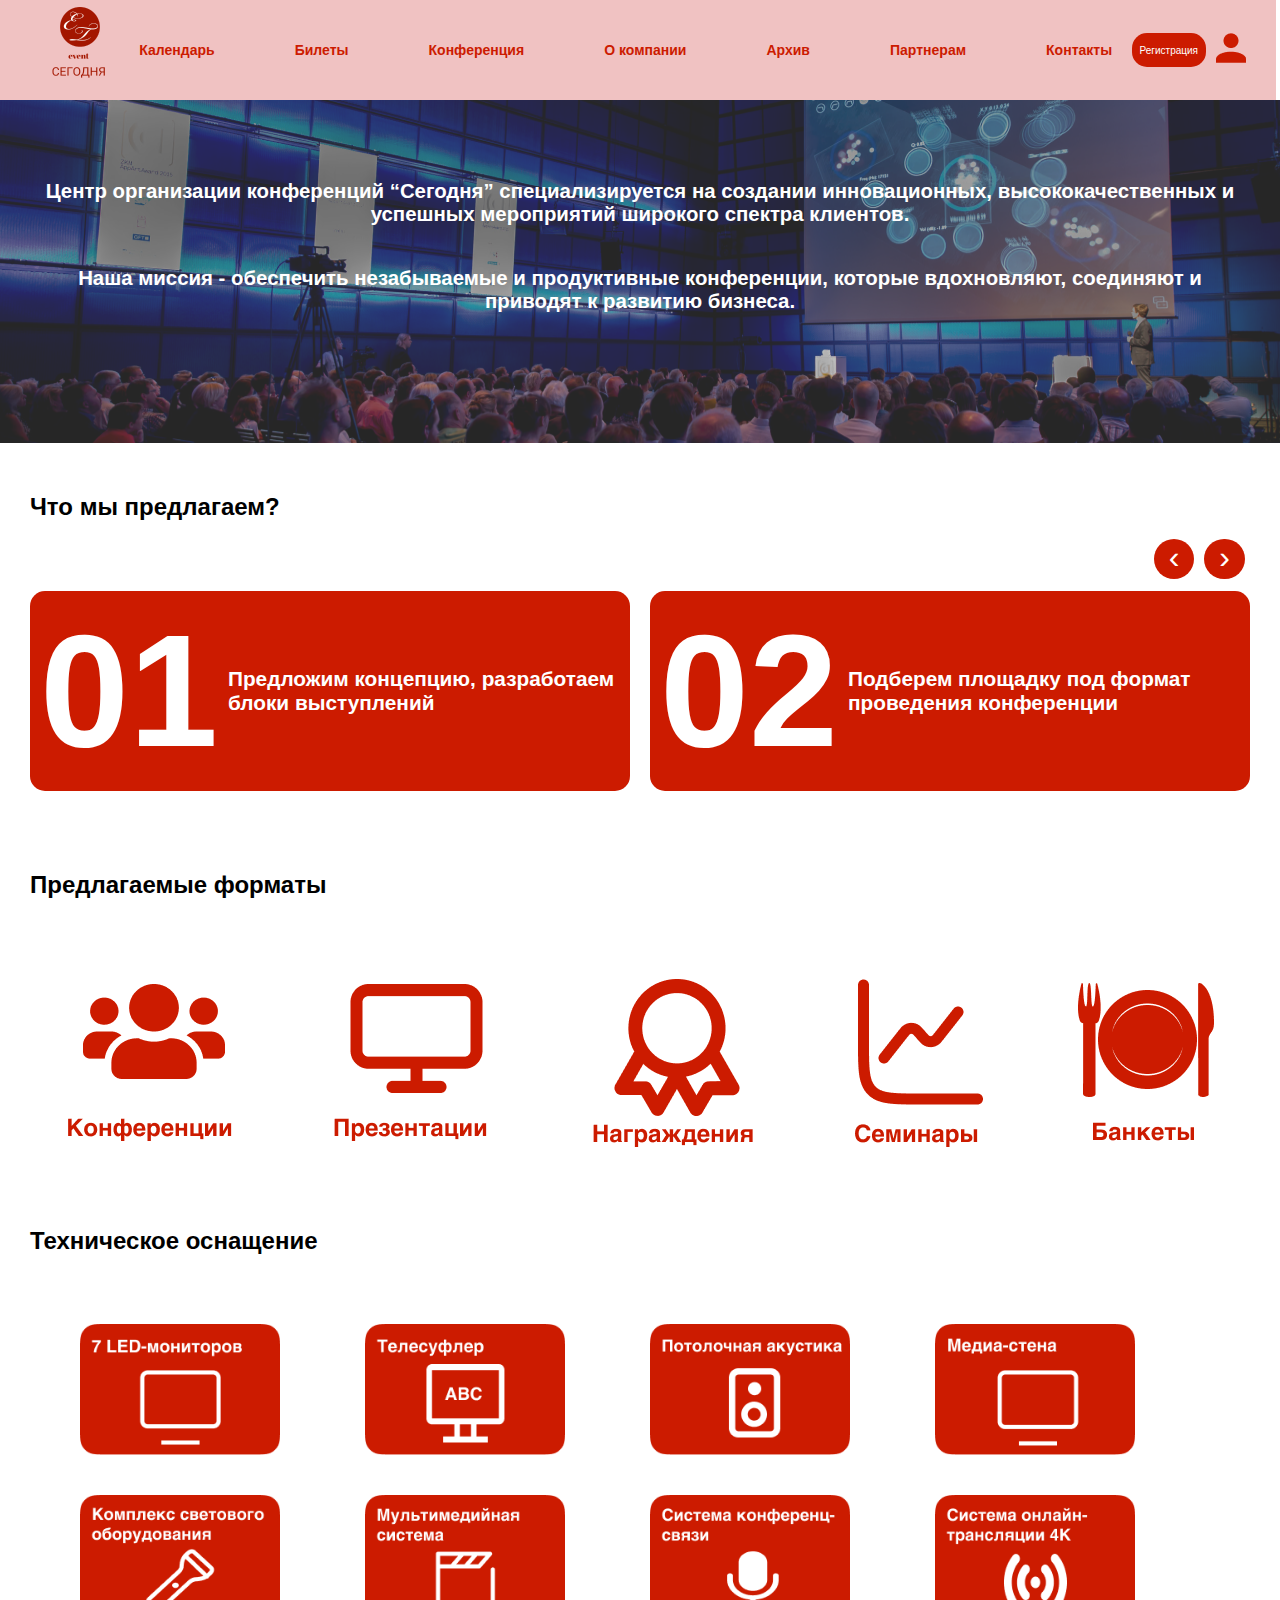
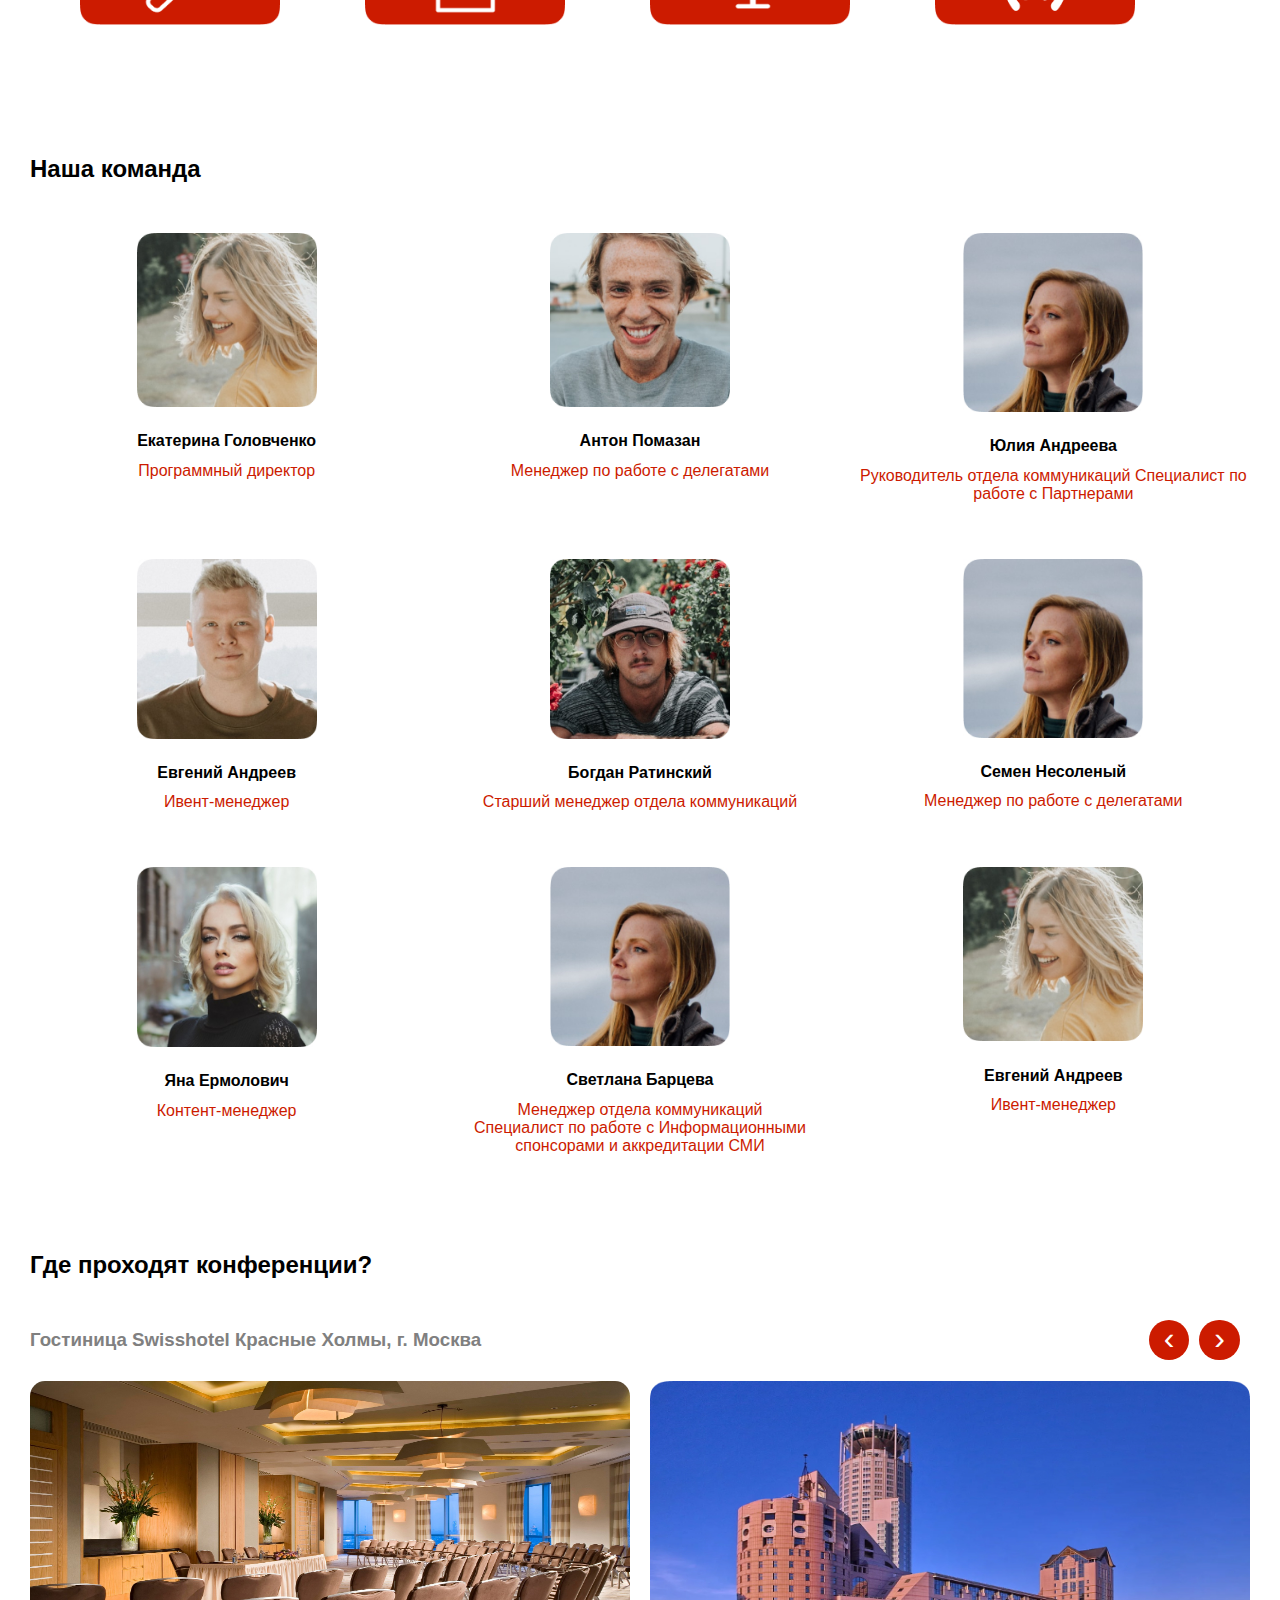
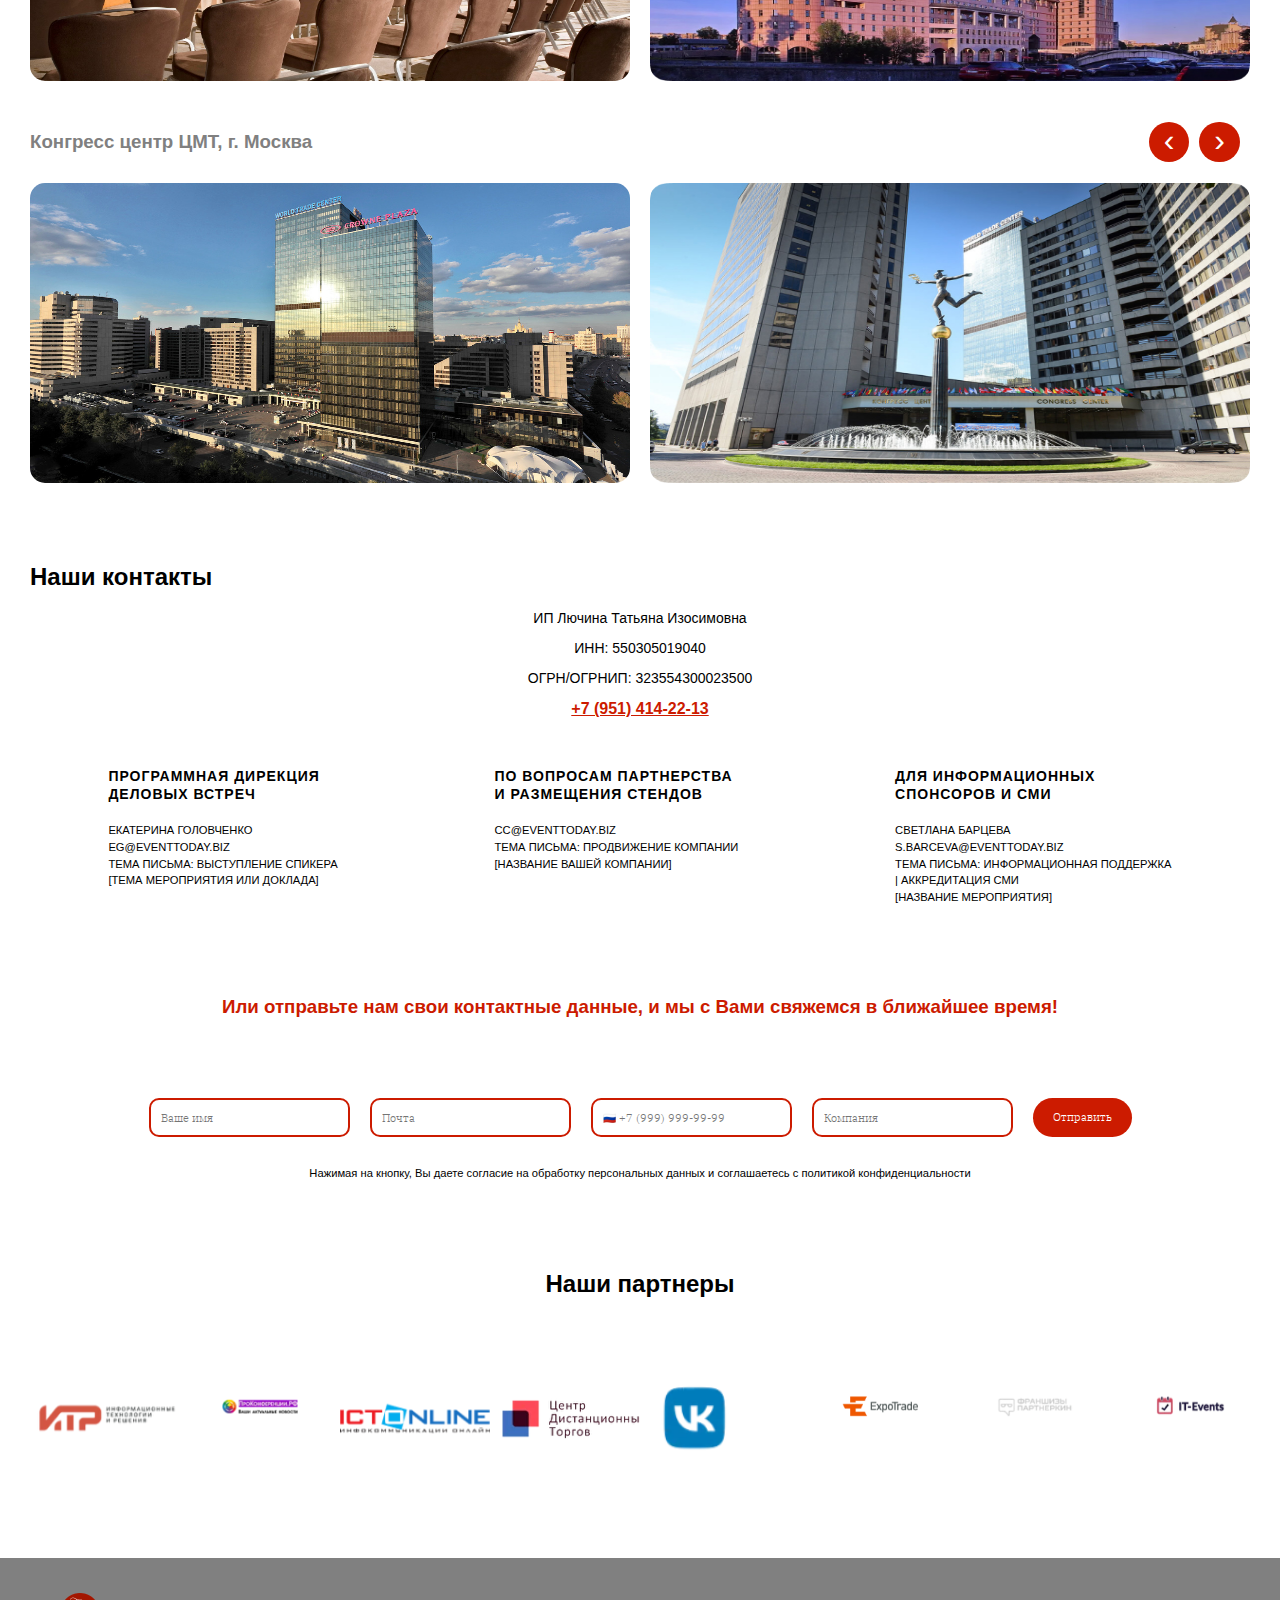
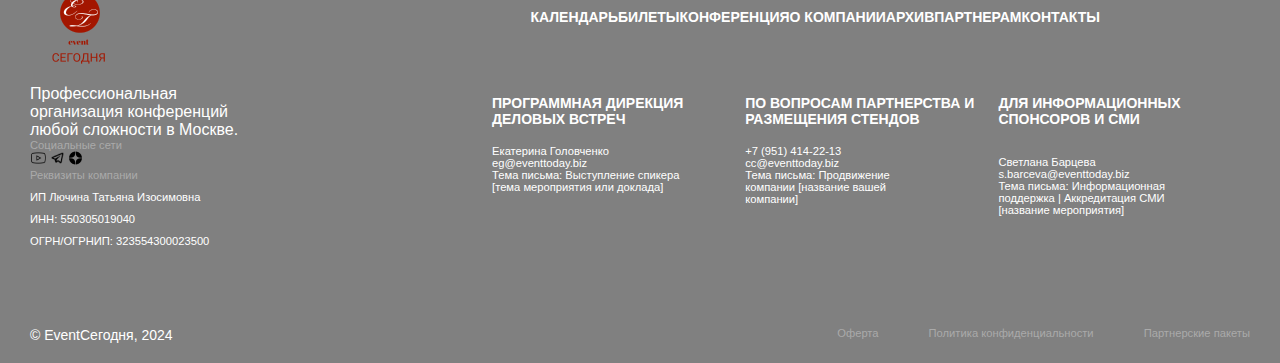
<file: company.html>
<!DOCTYPE html>
<html lang="ru">
  <head>
    <meta charset="UTF-8" />
    <meta name="viewport" content="width=device-width, initial-scale=1.0" />
    <link rel="stylesheet" href="owl/owl.carousel.min.css" />
    <link rel="stylesheet" href="owl/owl.theme.default.min.css" />
    <link rel="stylesheet" href="css/style.css" />
    <title>Event Today</title>
  </head>
  <body>
    <header>
      <section class="main">
        <div class="main__logo">
          <a href="index.html"><img src="assets/logo/logo.png" alt="logo" /></a>
        </div>
        <div class="main__links">
          <ul class="">
            <li><a href="#">Календарь</a></li>
            <li><a href="#">Билеты</a></li>
            <li><a href="buytickets.html">Конференция</a></li>
            <li><a href="#">О компании</a></li>
            <li><a href="#">Архив</a></li>
            <li><a href="partner.html">Партнерам</a></li>
            <li><a href="#">Контакты</a></li>
          </ul>
        </div>
        <div class="main__reg">
          <button>Регистрация</button>
          <a href="#"><img src="assets/icons/Vector.png" alt="pic" /></a>
        </div>

        <div class="menu">
          <input type="checkbox" id="burger-checkbox" class="burger-checkbox" />
          <label for="burger-checkbox" class="burger"></label>
          <ul class="menu-list">
            <li><a class="menu-item" href="#">Календарь</a></li>
            <li><a class="menu-item" href="#">Билеты</a></li>
            <li><a class="menu-item" href="buytickets.html">Конференция</a></li>
            <li><a class="menu-item" href="#">О компании</a></li>
            <li><a class="menu-item" href="#">Архив</a></li>
            <li><a class="menu-item" href="partner.html">Партнерам</a></li>
            <li><a class="menu-item" href="#">Контакты</a></li>
          </ul>
        </div>
      </section>
    </header>
    <main>
      <section class="company__main-img">
        <p>
          Центр организации конференций “Сегодня” специализируется на создании
          инновационных, высококачественных и успешных мероприятий широкого
          спектра клиентов.
        </p>
        <p>
          Наша миссия - обеспечить незабываемые и продуктивные конференции,
          которые вдохновляют, соединяют и приводят к развитию бизнеса.
        </p>
      </section>

      <section class="company__offer">
        <div class="company__offer-title">
          <h2>Что мы предлагаем?</h2>
        </div>
        <div class="owl-carousel owl-theme" id="carouselSix">
          <div class="item">
            <p>01</p>
            <p>Предложим концепцию, разработаем блоки выступлений</p>
          </div>

          <div class="item">
            <p>02</p>
            <p>Подберем площадку под формат проведения конференции</p>
          </div>

          <div class="item">
            <p>03</p>
            <p>
              Обеспечим всем необходимым для комфортного пребывания на
              конференции
            </p>
          </div>

          <div class="item">
            <p>04</p>
            <p>Предложим концепцию, разработаем блоки выступлений</p>
          </div>

          <div class="item">
            <p>05</p>
            <p>Подберем площадку под формат проведения конференции</p>
          </div>

          <div class="item">
            <p>06</p>
            <p>
              Обеспечим всем необходимым для комфортного пребывания на
              конференции
            </p>
          </div>
        </div>
      </section>

      <section class="company__formats">
        <div class="company__formats-title">
          <h2>Предлагаемые форматы</h2>
        </div>
        <div class="company__formats-icons">
          <img src="assets/icons/format1.png" alt="icon" />
          <img src="assets/icons/format2.png" alt="icon" />
          <img src="assets/icons/format3.png" alt="icon" />
          <img src="assets/icons/format4.png" alt="icon" />
          <img src="assets/icons/format5.png" alt="icon" />
        </div>
      </section>

      <section class="company__tech">
        <div class="company__tech-title">
          <h2>Техническое оснащение</h2>
        </div>
        <div class="company__tech-container">
          <img src="assets/icons/tech1.png" alt="icon" />
          <img src="assets/icons/tech2.png" alt="icon" />
          <img src="assets/icons/tech3.png" alt="icon" />
          <img src="assets/icons/tech4.png" alt="icon" />
          <img src="assets/icons/tech5.png" alt="icon" />
          <img src="assets/icons/tech6.png" alt="icon" />
          <img src="assets/icons/tech7.png" alt="icon" />
          <img src="assets/icons/tech8.png" alt="icon" />
        </div>
      </section>

      <section class="company__team">
        <div class="company__team-title">
          <h2>Наша команда</h2>
        </div>
        <div class="company__team-container">
          <div class="company__team-container-item">
            <img src="assets/team/team6.png" alt="team" />
            <h4>Екатерина Головченко</h4>
            <p>Программный директор</p>
          </div>

          <div class="company__team-container-item">
            <img src="assets/team/team5.jpg" alt="team" />
            <h4>Антон Помазан</h4>
            <p>Менеджер по работе с делегатами</p>
          </div>

          <div class="company__team-container-item">
            <img src="assets/team/team1.jpg" alt="team" />
            <h4>Юлия Андреева</h4>
            <p>
              Руководитель отдела коммуникаций Специалист по работе с Партнерами
            </p>
          </div>

          <div class="company__team-container-item">
            <img src="assets/team/team2.jpg" alt="team" />
            <h4>Евгений Андреев</h4>
            <p>Ивент-менеджер</p>
          </div>

          <div class="company__team-container-item">
            <img src="assets/team/team3.jpg" alt="team" />
            <h4>Богдан Ратинский</h4>
            <p>Старший менеджер отдела коммуникаций</p>
          </div>

          <div class="company__team-container-item">
            <img src="assets/team/team1.jpg" alt="team" />
            <h4>Семен Несоленый</h4>
            <p>Менеджер по работе с делегатами</p>
          </div>

          <div class="company__team-container-item">
            <img src="assets/team/team4.jpg" alt="team" />
            <h4>Яна Ермолович</h4>
            <p>Контент-менеджер</p>
          </div>

          <div class="company__team-container-item">
            <img src="assets/team/team1.jpg" alt="team" />
            <h4>Светлана Барцева</h4>
            <p>
              Менеджер отдела коммуникаций <br />Специалист по работе с
              Информационными спонсорами и аккредитации СМИ
            </p>
          </div>

          <div class="company__team-container-item">
            <img src="assets/team/team6.png" alt="team" />
            <h4>Евгений Андреев</h4>
            <p>Ивент-менеджер</p>
          </div>
        </div>
        <div class="owl-carousel owl-theme" id="carouselTen">
          <div class="item">
            <img src="assets/team/team6.png" alt="team" />
            <h4>Екатерина Головченко</h4>
            <p>Программный директор</p>
          </div>

          <div class="item">
            <img src="assets/team/team5.jpg" alt="team" />
            <h4>Антон Помазан</h4>
            <p>Менеджер по работе с делегатами</p>
          </div>

          <div class="item">
            <img src="assets/team/team1.jpg" alt="team" />
            <h4>Юлия Андреева</h4>
            <p>
              Руководитель отдела коммуникаций Специалист по работе с Партнерами
            </p>
          </div>

          <div class="item">
            <img src="assets/team/team2.jpg" alt="team" />
            <h4>Евгений Андреев</h4>
            <p>Ивент-менеджер</p>
          </div>

          <div class="item">
            <img src="assets/team/team3.jpg" alt="team" />
            <h4>Богдан Ратинский</h4>
            <p>Старший менеджер отдела коммуникаций</p>
          </div>

          <div class="item">
            <img src="assets/team/team1.jpg" alt="team" />
            <h4>Семен Несоленый</h4>
            <p>Менеджер по работе с делегатами</p>
          </div>

          <div class="item">
            <img src="assets/team/team4.jpg" alt="team" />
            <h4>Яна Ермолович</h4>
            <p>Контент-менеджер</p>
          </div>

          <div class="item">
            <img src="assets/team/team1.jpg" alt="team" />
            <h4>Светлана Барцева</h4>
            <p>
              Менеджер отдела коммуникаций <br />Специалист по работе с
              Информационными спонсорами и аккредитации СМИ
            </p>
          </div>

          <div class="item">
            <img src="assets/team/team6.png" alt="team" />
            <h4>Евгений Андреев</h4>
            <p>Ивент-менеджер</p>
          </div>
        </div>
      </section>

      <section class="company__place">
        <div class="company__place-title">
          <h2>Где проходят конференции?</h2>
        </div>
        <div class="company__place-untitle">
          <h3>Гостиница Swisshotel Красные Холмы, г. Москва</h3>
        </div>

        <div class="owl-carousel carousel-theme" id="carouselSeven">
          <div class="item">
            <img src="assets/other/swisshotel2.jpg" alt="swisshotel" />
          </div>
          <div class="item">
            <img src="assets/other/swisshotel1.jpg" alt="swisshotel" />
          </div>
          <div class="item">
            <img src="assets/other/swisshotel3.jpg" alt="swisshotel" />
          </div>
          <div class="item">
            <img src="assets/other/swisshotel4.jpg" alt="swisshotel" />
          </div>
          <div class="item">
            <img src="assets/other/swisshotel5.jpg" alt="swisshotel" />
          </div>
          <div class="item">
            <img src="assets/other/swisshotel6.jpg" alt="swisshotel" />
          </div>
          <div class="item">
            <img src="assets/other/swisshotel7.jpg" alt="swisshotel" />
          </div>
        </div>

        <div class="company__place-untitle">
          <h3>Конгресс центр ЦМТ, г. Москва</h3>
        </div>

        <div class="owl-carousel carousel-theme" id="carouselEight">
          <div class="item">
            <img src="assets/other/cc2.jpg" alt="swisshotel" />
          </div>
          <div class="item">
            <img src="assets/other/cc1.jpg" alt="swisshotel" />
          </div>
          <div class="item">
            <img src="assets/other/cc3.jpg" alt="swisshotel" />
          </div>
          <div class="item">
            <img src="assets/other/cc4.jpg" alt="swisshotel" />
          </div>
        </div>
      </section>

      <section class="company__contacts">
        <div class="company__contacts-title">
          <h2>Наши контакты</h2>
        </div>
        <div class="company__contacts-req">
          <p>ИП Лючина Татьяна Изосимовна</p>
          <p>ИНН: 550305019040</p>
          <p>ОГРН/ОГРНИП: 323554300023500</p>
          <a href="#">+7 (951) 414-22-13</a>
        </div>
        <div class="company__contacts-container">
          <div class="company__contacts-container-item">
            <h4>Программная дирекция <br />деловых встреч</h4>
            <p>
              Екатерина Головченко
              <br />eg@eventtoday.biz <br />Тема письма: Выступление спикера
              <br />[тема мероприятия или доклада]
            </p>
          </div>
          <div class="company__contacts-container-item">
            <h4>
              ПО ВОПРОСАМ ПАРТНЕРСТВА<br />
              И РАЗМЕЩЕНИЯ СТЕНДОВ
            </h4>
            <p>
              cc@eventtoday.biz
              <br />Тема письма: Продвижение компании <br />[название вашей
              компании]
            </p>
          </div>
          <div class="company__contacts-container-item">
            <h4>ДЛЯ ИНФОРМАЦИОННЫХ <br />СПОНСОРОВ И СМИ</h4>
            <p>
              Светлана Барцева
              <br />s.barceva@eventtoday.biz <br />Тема письма: Информационная
              поддержка <br />| Аккредитация СМИ <br />[название мероприятия]
            </p>
          </div>
        </div>
      </section>

      <section class="company-data">
        <div class="company-data-title">
          <h3>
            Или отправьте нам свои контактные данные, и мы с Вами свяжемся в
            ближайшее время!
          </h3>
        </div>

        <div class="company-data-inputs">
          <input type="text" placeholder="Ваше имя" />
          <input type="email" placeholder="Почта" />
          <input type="tel" placeholder="🇷🇺 +7 (999) 999-99-99" />
          <input type="text" placeholder="Компания" />
          <button>Отправить</button>
        </div>
        <div class="company-data-agree">
          <p>
            Нажимая на кнопку, Вы даете согласие на обработку персональных
            данных и соглашаетесь с политикой конфиденциальности
          </p>
        </div>
      </section>

      <section class="company__partners">
        <div class="company__partners-title">
          <h2>Наши партнеры</h2>
        </div>
        <div class="owl-carousel owl-theme" id="carouselNine">
          <div class="item">
            <img src="assets/icons/7.png" alt="icon" />
          </div>

          <div class="item">
            <img src="assets/icons/30.png" alt="icon" />
          </div>

          <div class="item">
            <img src="assets/icons/34.png" alt="icon" />
          </div>

          <div class="item">
            <img src="assets/icons/8.png" alt="icon" />
          </div>

          <div class="item">
            <img src="assets/icons/9.png" alt="icon" />
          </div>

          <div class="item">
            <img src="assets/icons/13.png" alt="icon" />
          </div>

          <div class="item">
            <img src="assets/icons/14.png" alt="icon" />
          </div>

          <div class="item">
            <img src="assets/icons/15.png" alt="icon" />
          </div>

          <div class="item">
            <img src="assets/icons/16.png" alt="icon" />
          </div>

          <div class="item">
            <img src="assets/icons/17.png" alt="icon" />
          </div>

          <div class="item">
            <img src="assets/icons/18.png" alt="icon" />
          </div>

          <div class="item">
            <img src="assets/icons/19.png" alt="icon" />
          </div>

          <div class="item">
            <img src="assets/icons/20.png" alt="icon" />
          </div>

          <div class="item">
            <img src="assets/icons/21.png" alt="icon" />
          </div>

          <div class="item">
            <img src="assets/icons/22.png" alt="icon" />
          </div>

          <div class="item">
            <img src="assets/icons/23.png" alt="icon" />
          </div>

          <div class="item">
            <img src="assets/icons/24.png" alt="icon" />
          </div>

          <div class="item">
            <img src="assets/icons/25.png" alt="icon" />
          </div>

          <div class="item">
            <img src="assets/icons/26.png" alt="icon" />
          </div>

          <div class="item">
            <img src="assets/icons/27.png" alt="icon" />
          </div>

          <div class="item">
            <img src="assets/icons/30.png" alt="icon" />
          </div>
        </div>
      </section>
    </main>
    <footer>
      <div class="footer__container">
        <div class="footer__container-1">
          <div><img src="assets/logo/logo.png" alt="logo" /></div>
          <div>
            <div>
              Профессиональная <br />организация конференций<br />
              любой сложности в Москве.
            </div>
            <div>Социальные сети</div>
            <div>
              <a href="#"
                ><img src="assets/icons/youtube.png" alt="youtube"
              /></a>
              <a href="#"
                ><img src="assets/icons/telegram.png" alt="telegram"
              /></a>
              <a href="#"><img src="assets/icons/dzen.png" alt="yadzen" /></a>
            </div>
            <div>Реквизиты компании</div>
            <div>ИП Лючина Татьяна Изосимовна</div>
            <div>ИНН: 550305019040</div>
            <div>ОГРН/ОГРНИП: 323554300023500</div>
          </div>
        </div>
        <div class="footer__container-2">
          <div>
            <ul>
              <li><a href="#">Календарь</a></li>
              <li><a href="#">Билеты</a></li>
              <li><a href="buytickets.html">Конференция</a></li>
              <li><a href="#">О компании</a></li>
              <li><a href="#">Архив</a></li>
              <li><a href="partner.html">Партнерам</a></li>
              <li><a href="#">Контакты</a></li>
            </ul>
          </div>
          <div>
            <div>
              <h4>ПРОГРАММНАЯ ДИРЕКЦИЯ <br />ДЕЛОВЫХ ВСТРЕЧ</h4>
              <p>
                Екатерина Головченко<br />
                eg@eventtoday.biz <br />
                Тема письма: Выступление спикера <br />[тема мероприятия или
                доклада]
              </p>
            </div>
            <div>
              <h4>ПО ВОПРОСАМ ПАРТНЕРСТВА И <br />РАЗМЕЩЕНИЯ СТЕНДОВ</h4>
              <p>
                +7 (951) 414-22-13 <br />
                cc@eventtoday.biz <br />
                Тема письма: Продвижение <br />компании [название вашей
                <br />компании]
              </p>
            </div>
            <div>
              <h4>
                ДЛЯ ИНФОРМАЦИОННЫХ<br />
                СПОНСОРОВ И СМИ
              </h4>
              <p>
                Светлана Барцева <br />
                s.barceva@eventtoday.biz <br />
                Тема письма: Информационная<br />
                поддержка | Аккредитация СМИ <br />[название мероприятия]
              </p>
            </div>
          </div>
        </div>
      </div>

      <div class="footer__container-end">
        <div>© EventСегодня, 2024</div>
        <div>
          <a href="#">Оферта</a>
          <a href="#">Политика конфиденциальности</a>
          <a href="#">Партнерские пакеты</a>
        </div>
      </div>
    </footer>
    <script src="owl/jquery-3.7.1.js"></script>
    <script src="owl/owl.js"></script>
    <script src="owl/owl.carousel.min.js"></script>
    <script>
      $(document).ready(function () {
        $('.owl-carousel').owlCarousel();
      });
    </script>
    <script src="js/index.js"></script>
  </body>
</html>
</file>
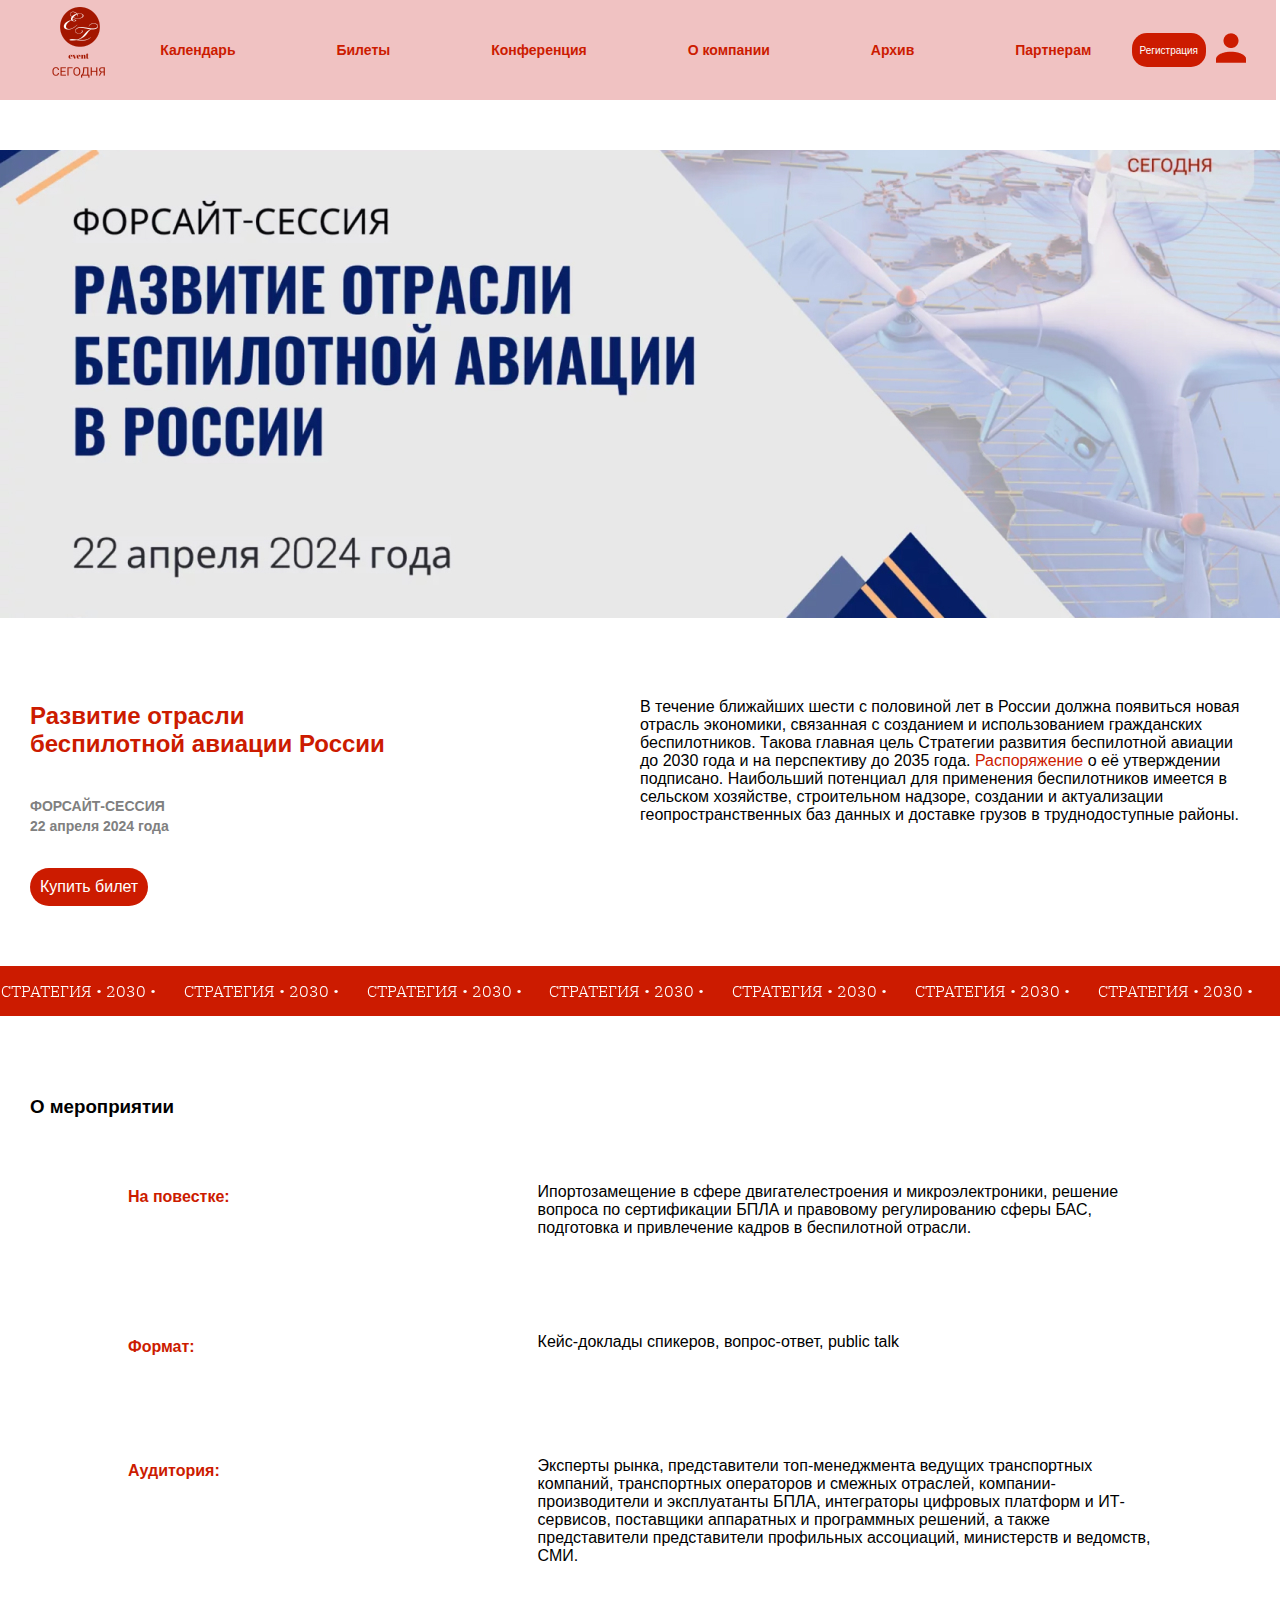
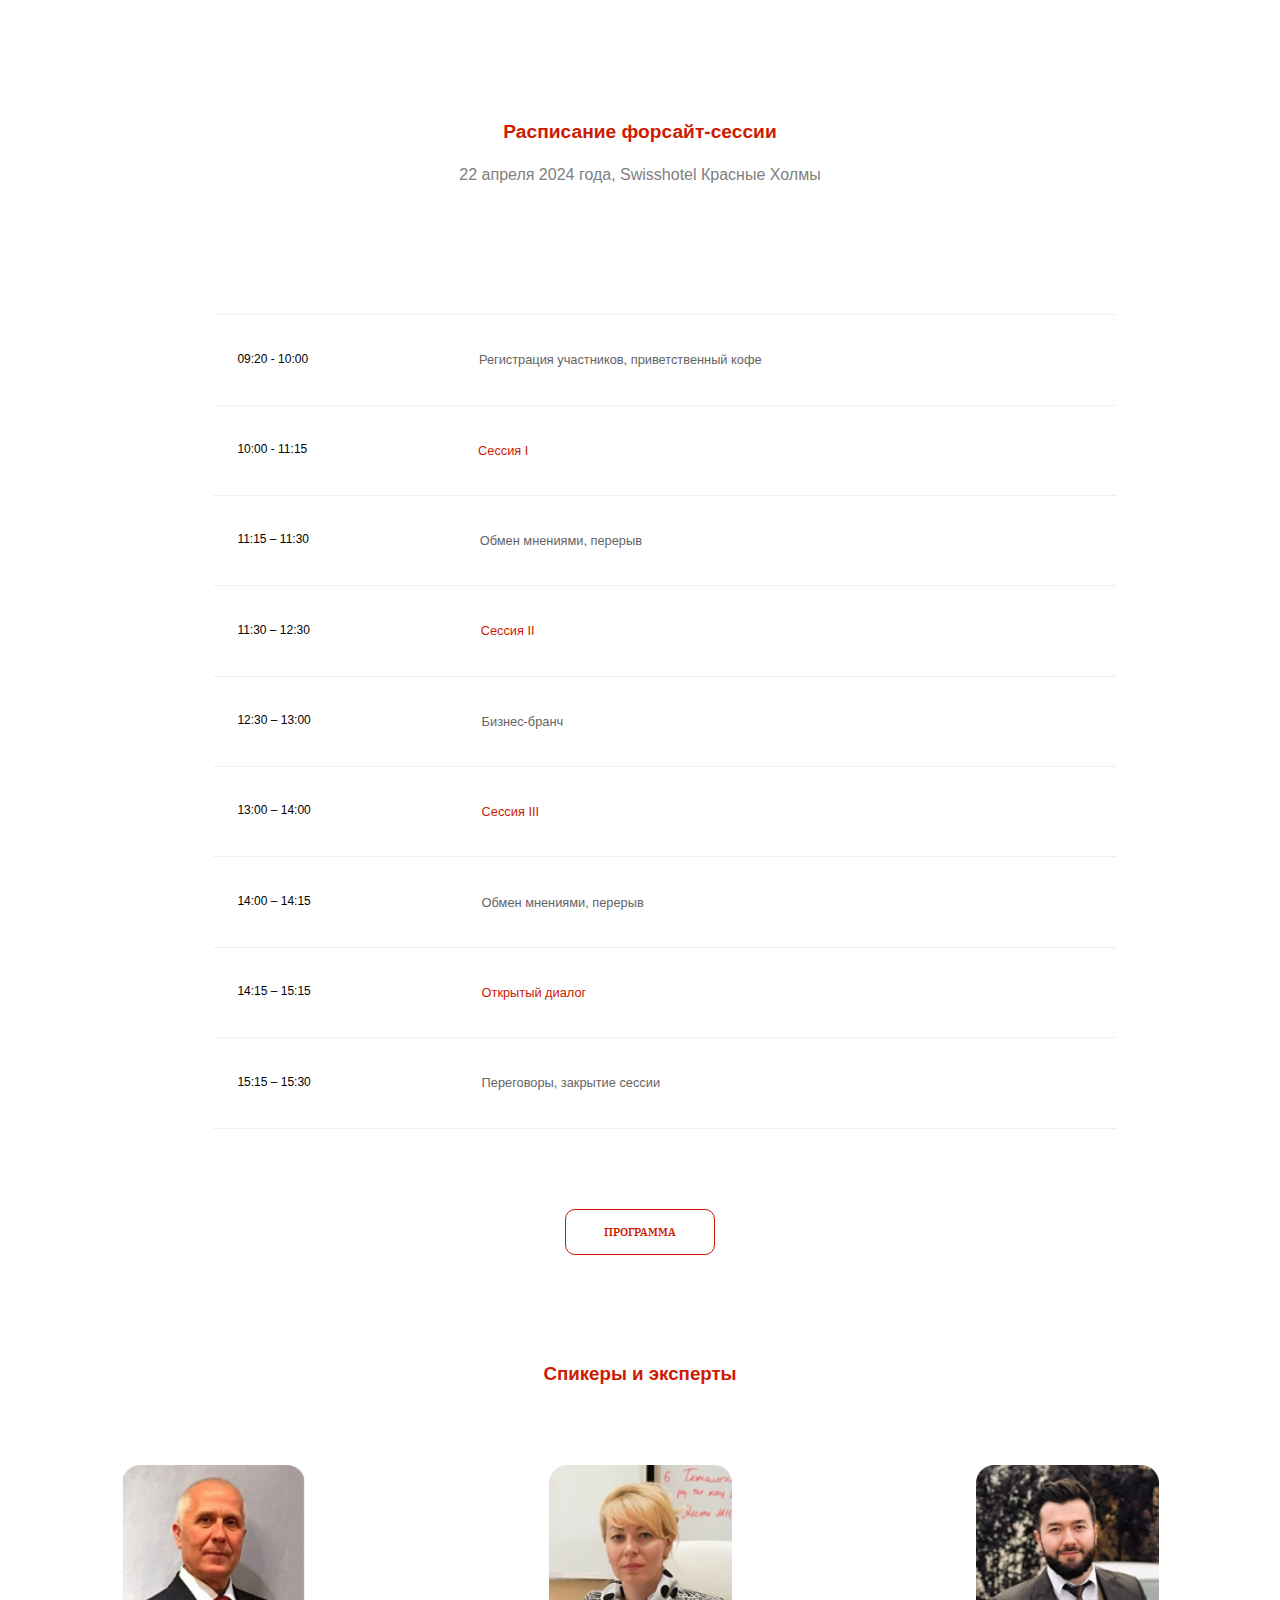
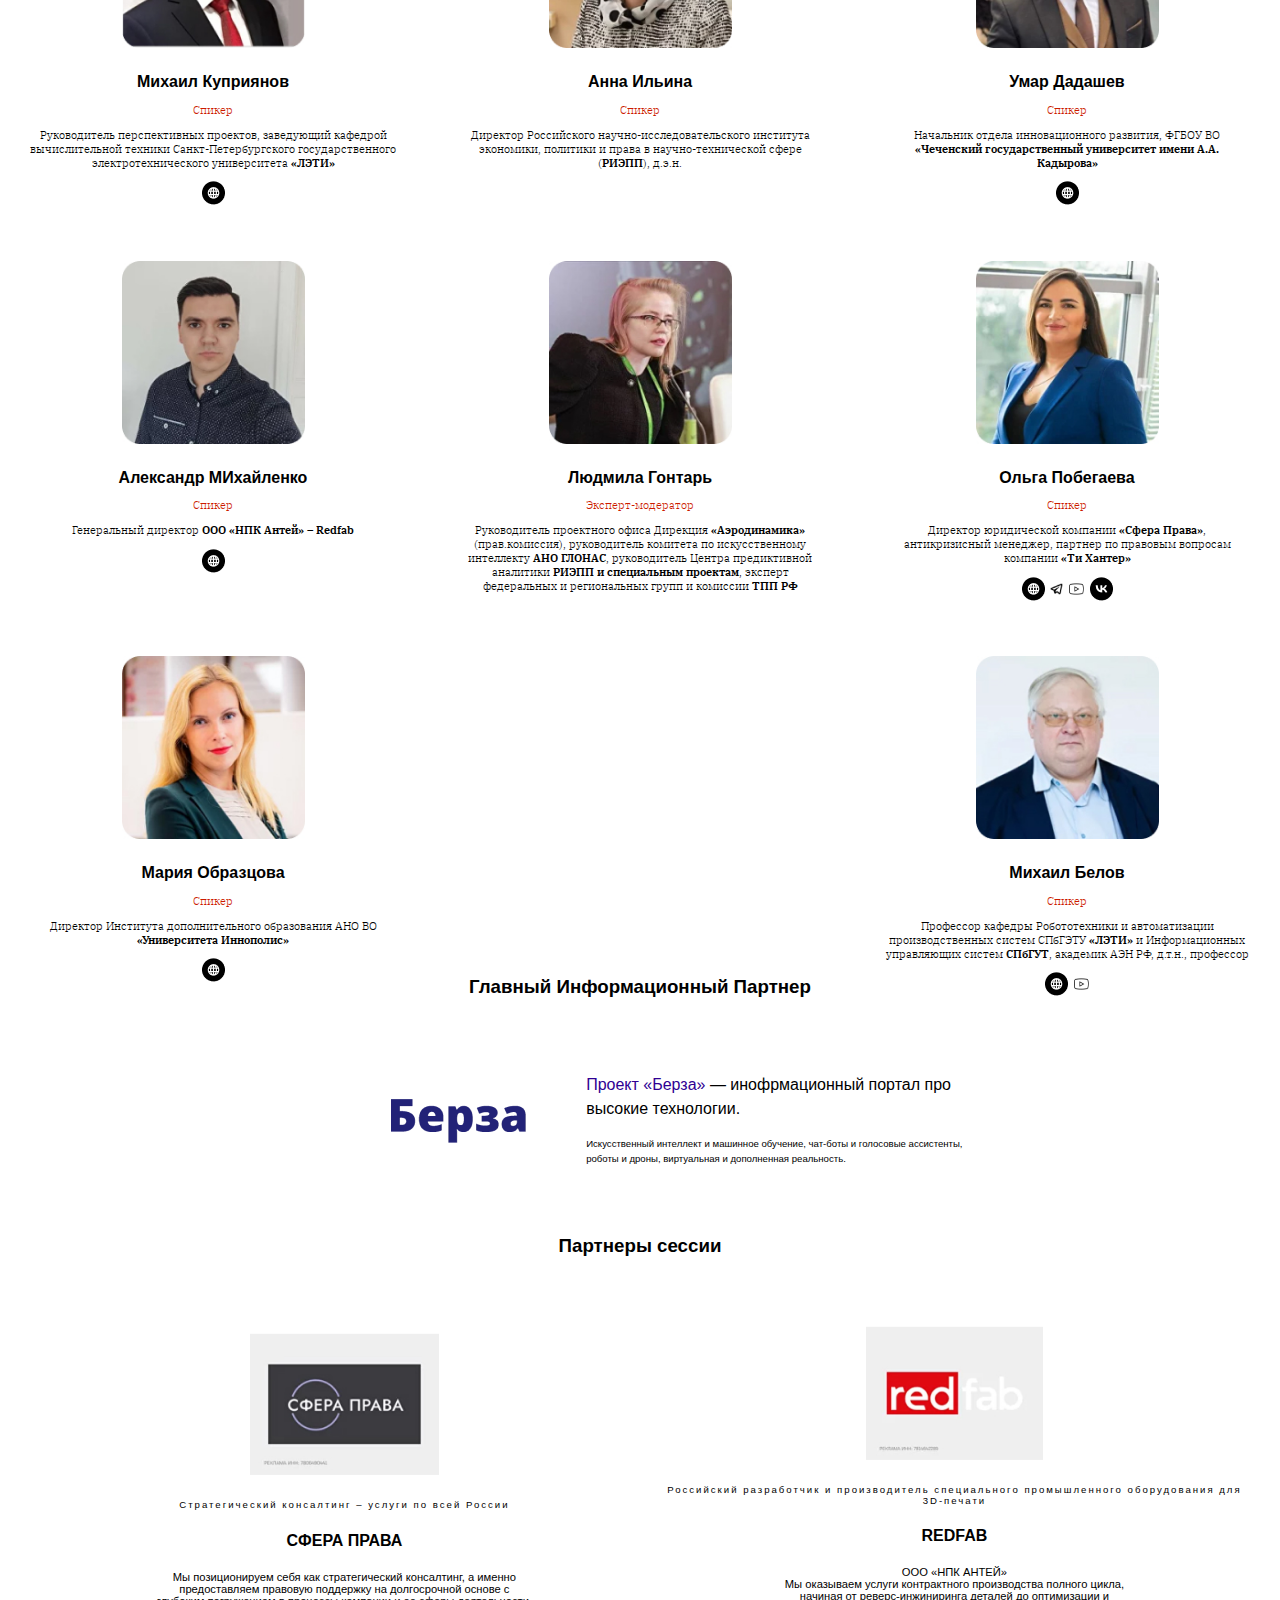
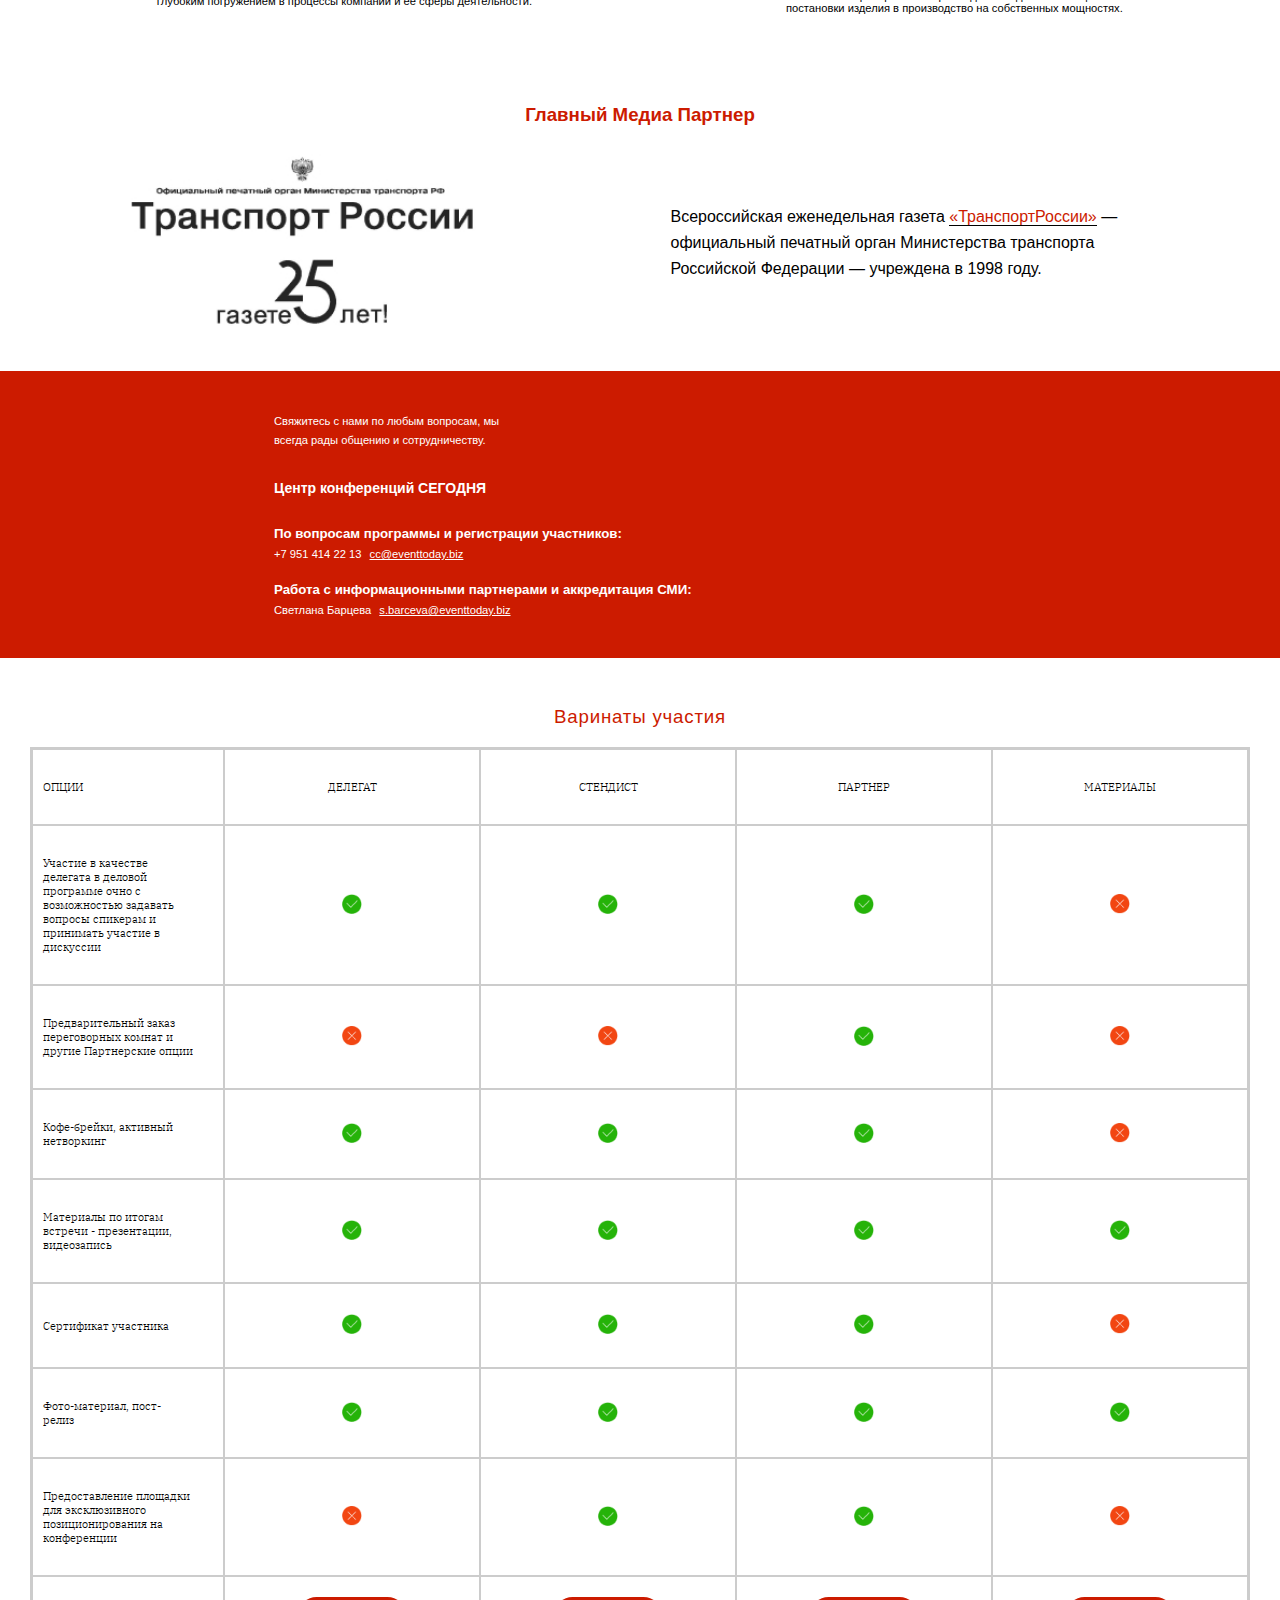
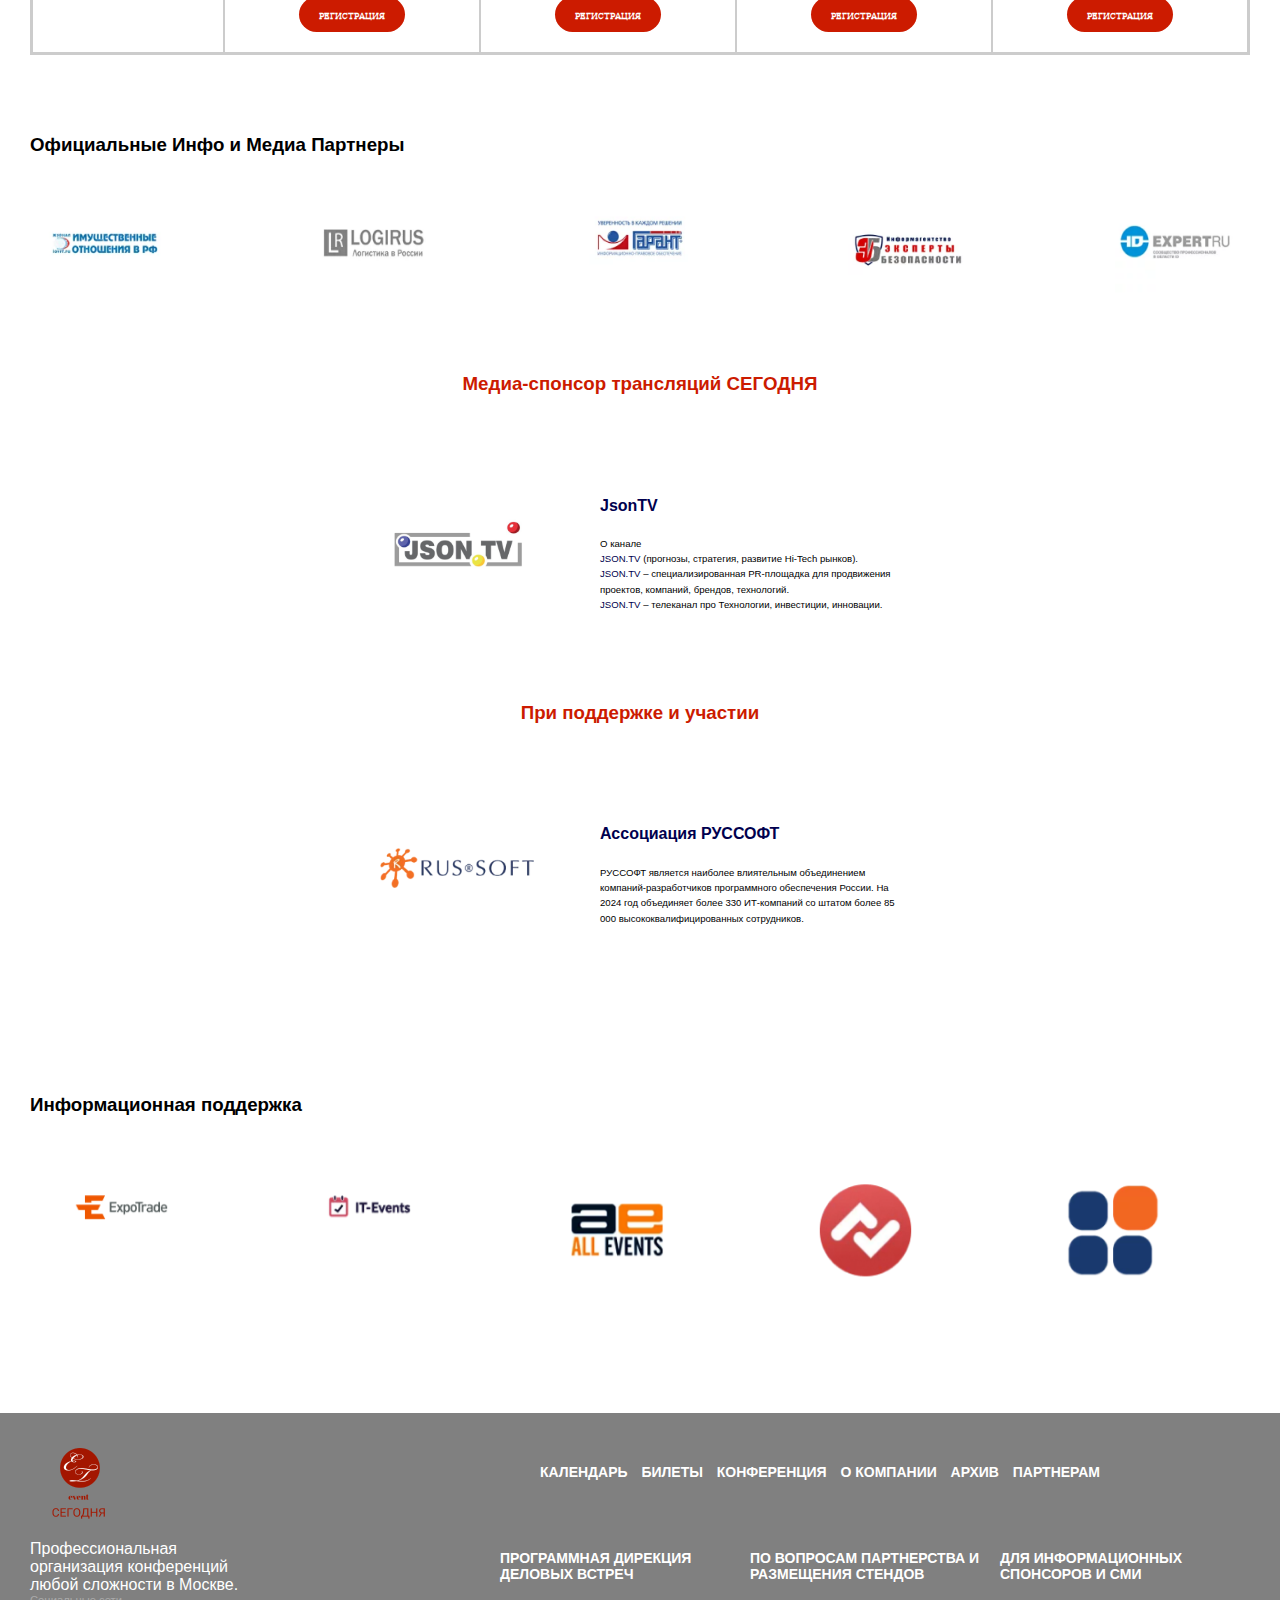
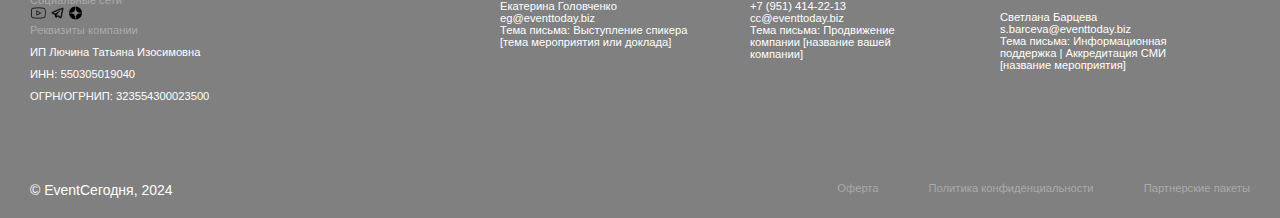
<file: conference.html>
<!DOCTYPE html>
<html lang="ru">
  <head>
    <meta charset="UTF-8" />
    <meta name="viewport" content="width=device-width, initial-scale=1.0" />
    <link rel="stylesheet" href="owl/owl.carousel.min.css" />
    <link rel="stylesheet" href="owl/owl.theme.default.min.css" />
    <link rel="stylesheet" href="css/style.css" />
    <title>Event Today</title>
  </head>
  <body>
    <header>
        <section class="main">
          <div class="main__logo">
            <a href="index.html"><img src="assets/logo/logo.png" alt="logo" /></a>
          </div>
          <div class="main__links">
            <ul class="">
              <li><a href="conference.html">Календарь</a></li>
              <li><a href="tickets.html">Билеты</a></li>
              <li><a href="buytickets.html">Конференция</a></li>
              <li><a href="company.html">О компании</a></li>
              <li><a href="archive.html">Архив</a></li>
              <li><a href="partner.html">Партнерам</a></li>
            </ul>
          </div>
          <div class="main__reg">
            <button id="myBtn">Регистрация</button>
            <a href="registration.html"
              ><img src="assets/icons/Vector.png" alt="pic"
            /></a>
          </div>
  
          <div class="menu">
            <input type="checkbox" id="burger-checkbox" class="burger-checkbox" />
            <label for="burger-checkbox" class="burger"></label>
            <ul class="menu-list">
              <li><a class="menu-item" href="conference.html">Календарь</a></li>
              <li><a class="menu-item" href="tickets.html">Билеты</a></li>
              <li><a class="menu-item" href="buytickets.html">Конференция</a></li>
              <li><a class="menu-item" href="company.html">О компании</a></li>
              <li><a class="menu-item" href="archive.html">Архив</a></li>
              <li><a class="menu-item" href="partner.html">Партнерам</a></li>
            </ul>
          </div>
          <div id="myModal" class="modal">
            <div class="modal-content">
              <span class="close">&times;</span>
              <div class="registration__form">
                <div class="registration__form-title">
                  <h2>Регистрация</h2>
                </div>
                <form>
                  <div class="registration__form-input">
                    <div>
                      <input type="text" placeholder="Фамилия" />
                    </div>
                    <div>
                      <input type="text" placeholder="Имя" />
                    </div>
                    <div>
                      <input type="text" placeholder="Отчество" />
                    </div>
                    <div class="registration__form-input-date">
                      <label for="reg-date">Дата рождения</label>
                      <input
                        class="reg-date"
                        type="date"
                        placeholder="Дата рождения"
                      />
                    </div>
                    <div class="registration__form-input-tel">
                      <label for="reg-tel">Номер телефона</label>
                      <input
                        id="reg-tel"
                        type="tel"
                        placeholder="+7 777 777 77 77"
                      />
                    </div>
                    <div>
                      <button>Подтвердить телефон</button>
                    </div>
                  </div>
                  <div class="registration__form-btn">
                    <button>Завершить</button>
                  </div>
                </form>
              </div>
            </div>
          </div>
        </section>
      </header>
    <main>
      <section class="buy__tickets-image">
        <img src="assets/other/pic1.jpg" alt="pic1" />
      </section>

      <section class="buy__tickets-top">
        <div class="buy__tickets-top-title">
          <h2>
            Развитие отрасли <br />
            беспилотной авиации России
          </h2>
          <div>
            <p>Форсайт-сессия</p>
            <p>22 апреля 2024 года</p>
          </div>

          <button><a href="tickets.html">Купить билет</a></button>
        </div>
        <div class="buy__tickets-top-text">
          <p>
            В течение ближайших шести с половиной лет в России должна появиться
            новая отрасль экономики, связанная с созданием и использованием
            гражданских беспилотников. Такова главная цель Стратегии развития
            беспилотной авиации до 2030 года и на перспективу до 2035 года.
            <span>Распоряжение</span> о её утверждении подписано. Наибольший
            потенциал для применения беспилотников имеется в сельском хозяйстве,
            строительном надзоре, создании и актуализации геопространственных
            баз данных и доставке грузов в труднодоступные районы.
          </p>
        </div>
      </section>
      <section class="buy__tickets-top-mob">
        <div class="buy__tickets-top-mob-title">
          <h2>
            Развитие отрасли <br />
            беспилотной авиации России
          </h2>
          <div class="buy__tickets-top-mob-text">
            <p>
              В течение ближайших шести с половиной лет в России должна появиться
              новая отрасль экономики, связанная с созданием и использованием
              гражданских беспилотников. Такова главная цель Стратегии развития
              беспилотной авиации до 2030 года и на перспективу до 2035 года.
              <span>Распоряжение</span> о её утверждении подписано. Наибольший
              потенциал для применения беспилотников имеется в сельском хозяйстве,
              строительном надзоре, создании и актуализации геопространственных
              баз данных и доставке грузов в труднодоступные районы.
            </p>
          </div>
          <div class="buy__tickets-top-mob-container">
            <div class="buy__tickets-top-mob-container-item1">
                <p>Форсайт-сессия</p>
                <p>22 апреля 2024 года</p>
            </div>
            <div class="buy__tickets-top-mob-container-item2">
               <button><a href="tickets.html">Купить билет</a></button> 
            </div>
          </div>
      </section>

      <section class="buy__tickets-line">
        <div class="owl-carousel owl-theme" id="carouselTwelve">
          <div>СТРАТЕГИЯ • 2030 •</div>
          <div>СТРАТЕГИЯ • 2030 •</div>
          <div>СТРАТЕГИЯ • 2030 •</div>
          <div>СТРАТЕГИЯ • 2030 •</div>
          <div>СТРАТЕГИЯ • 2030 •</div>
          <div>СТРАТЕГИЯ • 2030 •</div>
          <div>СТРАТЕГИЯ • 2030 •</div>
          <div>СТРАТЕГИЯ • 2030 •</div>
          <div>СТРАТЕГИЯ • 2030 •</div>
          <div>СТРАТЕГИЯ • 2030 •</div>
        </div>
      </section>

      <section class="buy__tickets-about">
        <h3>О мероприятии</h3>
        <div class="buy__tickets-about-container">
          <div class="buy__tickets-about-container-item">
            <h4>На повестке:</h4>
            <p>
              Ипортозамещение в сфере двигателестроения и микроэлектроники,
              решение вопроса по сертификации БПЛА и правовому регулированию
              сферы БАС, подготовка и привлечение кадров в беспилотной отрасли.
            </p>
          </div>
          <div class="buy__tickets-about-container-item">
            <h4>Формат:</h4>
            <p>Кейс-доклады спикеров, вопрос-ответ, public talk</p>
          </div>
          <div class="buy__tickets-about-container-item">
            <h4>Аудитория:</h4>
            <p>
              Эксперты рынка, представители топ-менеджмента ведущих транспортных
              компаний, транспортных операторов и смежных отраслей,
              компании-производители и эксплуатанты БПЛА, интеграторы цифровых
              платформ и ИТ-сервисов, поставщики аппаратных и программных
              решений, а также представители представители профильных
              ассоциаций, министерств и ведомств, СМИ.
            </p>
          </div>
        </div>
      </section>

      <section class="buy__tickets-timetable">
        <div class="buy__tickets-timetable-title">
          <h4>Расписание форсайт-сессии</h4>
          <p>22 апреля 2024 года, Swisshotel Красные Холмы</p>
        </div>
        <div class="buy__tickets-timetable-items">
          <div class="buy__tickets-timetable-items-item">
            <p>09:20 - 10:00</p>
            <p>Регистрация участников, приветственный кофе</p>
          </div>

          <div class="buy__tickets-timetable-items-item item-red">
            <p>10:00 - 11:15</p>
            <p>Сессия I</p>
          </div>

          <div class="buy__tickets-timetable-items-item">
            <p>11:15 – 11:30</p>
            <p>Обмен мнениями, перерыв</p>
          </div>

          <div class="buy__tickets-timetable-items-item item-red">
            <p>11:30 – 12:30</p>
            <p>Сессия II</p>
          </div>

          <div class="buy__tickets-timetable-items-item">
            <p>12:30 – 13:00</p>
            <p>Бизнес-бранч</p>
          </div>

          <div class="buy__tickets-timetable-items-item item-red">
            <p>13:00 – 14:00</p>
            <p>Сессия III</p>
          </div>

          <div class="buy__tickets-timetable-items-item">
            <p>14:00 – 14:15</p>
            <p>Обмен мнениями, перерыв</p>
          </div>

          <div class="buy__tickets-timetable-items-item item-red">
            <p>14:15 – 15:15</p>
            <p>Открытый диалог</p>
          </div>

          <div class="buy__tickets-timetable-items-item">
            <p>15:15 – 15:30</p>
            <p>Переговоры, закрытие сессии</p>
          </div>
        </div>
        <div class="buy__tickets-timetable-btn">
          <button>Программа</button>
        </div>
      </section>

      <section class="buy__tickets-experts">
        <div class="buy__tickets-experts-title">
          <h3>Спикеры и эксперты</h3>
        </div>
        <div class="buy__tickets-experts-columns">
          <div class="buy__tickets-experts-columns-1 column">
            <img src="assets/team/team12.jpg" alt="team" />
            <h4>Михаил Куприянов</h4>
            <p class="color-red">Спикер</p>
            <p>
              Руководитель перспективных проектов, заведующий кафедрой
              вычислительной техники Санкт-Петербургского государственного
              электротехнического университета <span>«ЛЭТИ»</span>
            </p>
            <div>
              <a href="#"><img src="assets/icons/site.png" alt="icon" /></a>
            </div>
          </div>

          <div class="buy__tickets-experts-columns-2 column">
            <img src="assets/team/team7.jpg" alt="team" />
            <h4>Анна Ильина</h4>
            <p class="color-red">Спикер</p>
            <p>
              Директор Российского научно-исследовательского института
              экономики, политики и права в научно-технической сфере
              (<span>РИЭПП</span>), д.э.н.
            </p>
            <div></div>
          </div>

          <div class="buy__tickets-experts-columns-3 column">
            <img src="assets/team/team8.jpg" alt="team" />
            <h4>Умар Дадашев</h4>
            <p class="color-red">Спикер</p>
            <p>
              Начальник отдела инновационного развития, ФГБОУ ВО
              <span
                >«Чеченский государственный университет имени А.А.
                Кадырова»</span
              >
            </p>
            <div>
              <a href="#"><img src="assets/icons/site.png" alt="icon" /></a>
            </div>
          </div>

          <div class="buy__tickets-experts-columns-4 column">
            <img src="assets/team/team9.jpg" alt="team" />
            <h4>Александр МИхайленко</h4>
            <p class="color-red">Спикер</p>
            <p>Генеральный директор <span>ООО «НПК Антей» – Redfab</span></p>
            <div>
              <a href="#"><img src="assets/icons/site.png" alt="icon" /></a>
            </div>
          </div>

          <div class="buy__tickets-experts-columns-5 column">
            <img src="assets/team/team10.jpg" alt="team" />
            <h4>Людмила Гонтарь</h4>
            <p class="color-red">Эксперт-модератор</p>
            <p>
              Руководитель проектного офиса Дирекция
              <span>«Аэродинамика»</span>
              (прав.комиссия), руководитель комитета по искусственному
              интеллекту <span>АНО ГЛОНАС</span>, руководитель Центра
              предиктивной аналитики <span>РИЭПП и специальным проектам</span>,
              эксперт федеральных и региональных групп и комиссии
              <span>ТПП РФ</span>
            </p>
          </div>

          <div class="buy__tickets-experts-columns-6 column">
            <img src="assets/team/team11.jpg" alt="team" />
            <h4>Ольга Побегаева</h4>
            <p class="color-red">Спикер</p>
            <p>
              Директор юридической компании <span>«Сфера Права»</span>,
              антикризисный менеджер, партнер по правовым вопросам компании
              <span>«Ти Хантер»</span>
            </p>
            <div>
              <a href="#"><img src="assets/icons/site.png" alt="icon" /></a>
              <a href="#"><img src="assets/icons/telegram.png" alt="icon" /></a>
              <a href="#"><img src="assets/icons/youtube.png" alt="icon" /></a>
              <a href="#"><img src="assets/icons/vk.png" alt="icon" /></a>
            </div>
          </div>

          <div class="buy__tickets-experts-columns-7 column">
            <img src="assets/team/team13.jpg" alt="team" />
            <h4>Мария Образцова</h4>
            <p class="color-red">Спикер</p>
            <p>
              Директор Института дополнительного образования АНО ВО
              <span>«Университета Иннополис»</span>
            </p>
            <div>
              <a href="#"><img src="assets/icons/site.png" alt="icon" /></a>
            </div>
          </div>

          <div class="buy__tickets-experts-columns-8 column">
            <img src="assets/team/team14.jpg" alt="team" />
            <h4>Михаил Белов</h4>
            <p class="color-red">Спикер</p>
            <p>
              Профессор кафедры Робототехники и автоматизации производственных
              систем СПбГЭТУ <span>«ЛЭТИ»</span> и Информационных управляющих
              систем <span>СПбГУТ</span>, академик АЭН РФ, д.т.н., профессор
            </p>
            <div>
              <a href="#"><img src="assets/icons/site.png" alt="icon" /></a>
              <a href="#"><img src="assets/icons/youtube.png" alt="icon" /></a>
            </div>
          </div>
        </div>
      </section>
      <section class="buy__tickets-experts-mob">
        <div class="owl-carousel owl-theme" id="carouselFive">
          <div>
            <img src="assets/team/team12.jpg" alt="team" />
            <h4>Михаил Куприянов</h4>
            <p class="color-red">Спикер</p>
            <p>
              Руководитель перспективных проектов, заведующий кафедрой
              вычислительной техники Санкт-Петербургского государственного
              электротехнического университета <span>«ЛЭТИ»</span>
            </p>
            <div class="image">
              <a href="#"><img src="assets/icons/site.png" alt="icon" /></a>
            </div>
            </div>

            <div>
              <img src="assets/team/team7.jpg" alt="team" />
              <h4>Анна Ильина</h4>
              <p class="color-red">Спикер</p>
              <p>
                Директор Российского научно-исследовательского института
                экономики, политики и права в научно-технической сфере
                (<span>РИЭПП</span>), д.э.н.
              </p>
              <div></div>
            </div>

            <div>
              <img src="assets/team/team8.jpg" alt="team" />
              <h4>Умар Дадашев</h4>
              <p class="color-red">Спикер</p>
              <p>
                Начальник отдела инновационного развития, ФГБОУ ВО
                <span
                  >«Чеченский государственный университет имени А.А.
                  Кадырова»</span
                >
              </p>
              <div class="image">
                <a href="#"><img src="assets/icons/site.png" alt="icon" /></a>
              </div>
            </div>

            <div>
              <img src="assets/team/team9.jpg" alt="team" />
              <h4>Александр МИхайленко</h4>
              <p class="color-red">Спикер</p>
              <p>Генеральный директор <span>ООО «НПК Антей» – Redfab</span></p>
              <div class="image">
                <a href="#"><img src="assets/icons/site.png" alt="icon" /></a>
              </div>
            </div>

            <div>
              <img src="assets/team/team10.jpg" alt="team" />
              <h4>Людмила Гонтарь</h4>
              <p class="color-red">Эксперт-модератор</p>
              <p>
                Руководитель проектного офиса Дирекция
                <span>«Аэродинамика»</span>
                (прав.комиссия), руководитель комитета по искусственному
                интеллекту <span>АНО ГЛОНАС</span>, руководитель Центра
                предиктивной аналитики
                <span>РИЭПП и специальным проектам</span>, эксперт федеральных и
                региональных групп и комиссии
                <span>ТПП РФ</span>
              </p>
            </div>

            <div>
              <img src="assets/team/team11.jpg" alt="team" />
              <h4>Ольга Побегаева</h4>
              <p class="color-red">Спикер</p>
              <p>
                Директор юридической компании <span>«Сфера Права»</span>,
                антикризисный менеджер, партнер по правовым вопросам компании
                <span>«Ти Хантер»</span>
              </p>
              <div class="image">
                <a href="#"><img src="assets/icons/site.png" alt="icon" /></a>
                <a href="#"
                  ><img src="assets/icons/telegram.png" alt="icon"
                /></a>
                <a href="#"
                  ><img src="assets/icons/youtube.png" alt="icon"
                /></a>
                <a href="#"><img src="assets/icons/vk.png" alt="icon" /></a>
              </div>
            </div>

            <div>
              <img src="assets/team/team13.jpg" alt="team" />
              <h4>Мария Образцова</h4>
              <p class="color-red">Спикер</p>
              <p>
                Директор Института дополнительного образования АНО ВО
                <span>«Университета Иннополис»</span>
              </p>
              <div class="image">
                <a href="#"><img src="assets/icons/site.png" alt="icon" /></a>
              </div>
            </div>

            <div>
              <img src="assets/team/team14.jpg" alt="team" />
              <h4>Михаил Белов</h4>
              <p class="color-red">Спикер</p>
              <p>
                Профессор кафедры Робототехники и автоматизации производственных
                систем СПбГЭТУ <span>«ЛЭТИ»</span> и Информационных управляющих
                систем <span>СПбГУТ</span>, академик АЭН РФ, д.т.н., профессор
              </p>
              <div class="image">
                <a href="#"><img src="assets/icons/site.png" alt="icon" /></a>
                <a href="#"
                  ><img src="assets/icons/youtube.png" alt="icon"
                /></a>
              </div>
            </div>
          </div>
        </div>
      </section>

      <section class="buy__tickets-info-partners">
        <div class="buy__tickets-info-partners-1">
          <h3>Главный Информационный Партнер</h3>
          <div class="buy__tickets-info-partners-1-container">
            <div class="buy__tickets-info-partners-1-container-item-1">
              <img src="assets/icons/3.png" alt="icon" />
            </div>
            <div class="buy__tickets-info-partners-1-container-item-2">
              <p>
                <span>Проект «Берза»</span> — инофрмационный портал про высокие
                технологии.
              </p>
              <p>
                Искусственный интеллект и машинное обучение, чат-боты и
                голосовые ассистенты, роботы и дроны, виртуальная и дополненная
                реальность.
              </p>
            </div>
          </div>
        </div>
        <div class="buy__tickets-info-partners-2">
          <h3>Партнеры сессии</h3>
          <div class="buy__tickets-info-partners-2-container">
            <div class="buy__tickets-info-partners-2-container-1">
              <img src="assets/icons/2.jpg" alt="icon" />
              <p>Стратегический консалтинг – услуги по всей России</p>
              <h4>СФЕРА ПРАВА</h4>
              <p>
                Мы позиционируем себя как стратегический консалтинг, а именно
                предоставляем правовую поддержку на долгосрочной основе с
                глубоким погружением в процессы компании и ее сферы
                деятельности.
              </p>
            </div>

            <div class="buy__tickets-info-partners-2-container-2">
              <img src="assets/icons/4.jpg" alt="icon" />
              <p>
                Российский разработчик и производитель специального
                промышленного оборудования для 3D-печати
              </p>
              <h4>REDFAB</h4>

              <p>
                ООО «НПК АНТЕЙ» <br />Мы оказываем услуги контрактного
                производства полного цикла, начиная от реверс-инжиниринга
                деталей до оптимизации и постановки изделия в производство на
                собственных мощностях.
              </p>
            </div>
          </div>
        </div>
      </section>

      <section class="buy__tickets-media-partner">
        <div class="buy__tickets-media-partner-title">
          <h3>Главный Медиа Партнер</h3>
        </div>
        <div class="buy__tickets-media-partner-item">
          <img src="assets/icons/1.jpg.jpg" alt="icon" />
          <p>
            Всероссийская еженедельная газета <span>«ТранспортРоссии»</span>
            —официальный печатный орган Министерства транспорта Российской
            Федерации — учреждена в 1998 году.
          </p>
        </div>
      </section>

      <section class="buy__tickets-contact-us">
        <div class="buy__tickets-contact-us-1">
          <p>
            Свяжитесь с нами по любым вопросам, мы всегда рады общению и
            сотрудничеству.
          </p>
        </div>
        <div class="buy__tickets-contact-us-2">
          <h4>Центр конференций СЕГОДНЯ</h4>
        </div>
        <div class="buy__tickets-contact-us-3">
          <h5>По вопросам программы и регистрации участников:</h5>
          <p>+7 951 414 22 13 <a href="#">cc@eventtoday.biz</a></p>
        </div>
        <div class="buy__tickets-contact-us-4">
          <h5>Работа с информационными партнерами и аккредитация СМИ:</h5>
          <p>Светлана Барцева <a href="#">s.barceva@eventtoday.biz</a></p>
        </div>
      </section>

      <section class="buy__tickets-options">
        <div class="buy__tickets-options-title">
          <h3>Варинаты участия</h3>
        </div>
        <div class="buy__tickets-options-table">
          <table>
            <tr class="table-1">
              <td>ОПЦИИ</td>
              <td>Делегат</td>
              <td>Стендист</td>
              <td>Партнер</td>
              <td>Материалы</td>
            </tr>

            <tr class="table-all">
              <td>
                Участие в качестве делегата в деловой программе очно с
                возможностью задавать вопросы спикерам и принимать участие в
                дискуссии
              </td>
              <td><img src="assets/icons/yes.png" alt="icon" /></td>
              <td><img src="assets/icons/yes.png" alt="icon" /></td>
              <td><img src="assets/icons/yes.png" alt="icon" /></td>
              <td><img src="assets/icons/no.png" alt="icon" /></td>
            </tr>

            <tr class="table-all">
              <td>
                Предварительный заказ переговорных комнат и другие Партнерские
                опции
              </td>
              <td><img src="assets/icons/no.png" alt="icon" /></td>
              <td><img src="assets/icons/no.png" alt="icon" /></td>
              <td><img src="assets/icons/yes.png" alt="icon" /></td>
              <td><img src="assets/icons/no.png" alt="icon" /></td>
            </tr>

            <tr class="table-all">
              <td>Кофе-брейки, активный нетворкинг</td>
              <td><img src="assets/icons/yes.png" alt="icon" /></td>
              <td><img src="assets/icons/yes.png" alt="icon" /></td>
              <td><img src="assets/icons/yes.png" alt="icon" /></td>
              <td><img src="assets/icons/no.png" alt="icon" /></td>
            </tr>

            <tr class="table-all">
              <td>Материалы по итогам встречи - презентации, видеозапись</td>
              <td><img src="assets/icons/yes.png" alt="icon" /></td>
              <td><img src="assets/icons/yes.png" alt="icon" /></td>
              <td><img src="assets/icons/yes.png" alt="icon" /></td>
              <td><img src="assets/icons/yes.png" alt="icon" /></td>
            </tr>

            <tr class="table-all">
              <td>Сертификат участника</td>
              <td><img src="assets/icons/yes.png" alt="icon" /></td>
              <td><img src="assets/icons/yes.png" alt="icon" /></td>
              <td><img src="assets/icons/yes.png" alt="icon" /></td>
              <td><img src="assets/icons/no.png" alt="icon" /></td>
            </tr>

            <tr class="table-all">
              <td>Фото-материал, пост- релиз</td>
              <td><img src="assets/icons/yes.png" alt="icon" /></td>
              <td><img src="assets/icons/yes.png" alt="icon" /></td>
              <td><img src="assets/icons/yes.png" alt="icon" /></td>
              <td><img src="assets/icons/yes.png" alt="icon" /></td>
            </tr>

            <tr class="table-all">
              <td>
                Предоставление площадки для эксклюзивного позиционирования на
                конференции
              </td>
              <td><img src="assets/icons/no.png" alt="icon" /></td>
              <td><img src="assets/icons/yes.png" alt="icon" /></td>
              <td><img src="assets/icons/yes.png" alt="icon" /></td>
              <td><img src="assets/icons/no.png" alt="icon" /></td>
            </tr>

            <tr class="table-3">
              <td>&nbsp;</td>
              <td><button><a href="buytickets.html#fors-sess">Регистрация</a></button></td>
              <td><button><a href="buytickets.html#fors-sess">Регистрация</a></button></td>
              <td><button><a href="buytickets.html#fors-sess">Регистрация</a></button></td>
              <td><button><a href="buytickets.html#fors-sess">Регистрация</a></button></td>
            </tr>
          </table>
        </div>
      </section>

      <section class="buy__tickets-info-media-partners">
        <div class="buy__tickets-info-media-partners-title">
          <h3>Официальные Инфо и Медиа Партнеры</h3>
        </div>
        <div class="buy__tickets-info-media-partners-items">
          <img src="assets/icons/20.png" alt="icon" />
          <img src="assets/icons/21.png" alt="icon" />
          <img src="assets/icons/22.png" alt="icon" />
          <img src="assets/icons/23.png" alt="icon" />
          <img src="assets/icons/24.png" alt="icon" />
        </div>
      </section>

      <section class="buy__tickets-sponsor">
        <div class="buy__tickets-sponsor-title">
          <h3>Медиа-спонсор трансляций СЕГОДНЯ</h3>
        </div>
        <div class="buy__tickets-sponsor-item">
          <div class="buy__tickets-sponsor-item-img">
            <img src="assets/icons/35.png" alt="icon" />
          </div>
          <div class="buy__tickets-sponsor-item-container">
            <h4>JsonTV</h4>
            <p>
              О канале <br />
              <a href="#">JSON.TV</a> (прогнозы, стратегия, развитие Hi-Tech
              рынков). <br />
              <a href="#">JSON.TV</a> – специализированная PR-площадка для
              продвижения проектов, компаний, брендов, технологий. <br />
              <a href="#">JSON.TV</a> – телеканал про Технологии, инвестиции,
              инновации.
            </p>
          </div>
        </div>
        <div class="buy__tickets-sponsor-title">
          <h3>При поддержке и участии</h3>
        </div>
        <div class="buy__tickets-sponsor-item">
          <div class="buy__tickets-sponsor-item-img">
            <img src="assets/icons/40.png" alt="icon" />
          </div>
          <div class="buy__tickets-sponsor-item-container">
            <h4>Ассоциация РУССОФТ</h4>
            <p>
              РУССОФТ является наиболее влиятельным объединением
              компаний-разработчиков программного обеспечения России. На 2024
              год объединяет более 330 ИТ-компаний со штатом более 85 000
              высококвалифицированных сотрудников.
            </p>
          </div>
        </div>
      </section>

      <section class="buy__tickets-info-support">
        <h3>Информационная поддержка</h3>
        <div class="owl-carousel owl-theme" id="carouselFour">
          <div><img src="assets/icons/13.png" alt="icon" /></div>
          <div><img src="assets/icons/15.png" alt="icon" /></div>
          <div><img src="assets/icons/17.png" alt="icon" /></div>
          <div><img src="assets/icons/18.png" alt="icon" /></div>
          <div><img src="assets/icons/19.png" alt="icon" /></div>
          <div><img src="assets/icons/26.png" alt="icon" /></div>
          <div><img src="assets/icons/27.png" alt="icon" /></div>
          <div><img src="assets/icons/28.png" alt="icon" /></div>
          <div><img src="assets/icons/37.png" alt="icon" /></div>
          <div><img src="assets/icons/39.png" alt="icon" /></div>
          <div><img src="assets/icons/31.png.png" alt="icon" /></div>
        </div>
      </section>
    </main>
    
    <footer>
        <div class="footer__container">
          <div class="footer__container-1">
            <div><img src="assets/logo/logo.png" alt="logo" /></div>
            <div>
              <div>
                Профессиональная <br />организация конференций<br />
                любой сложности в Москве.
              </div>
              <div>Социальные сети</div>
              <div>
                <a href="#"
                  ><img src="assets/icons/youtube.png" alt="youtube"
                /></a>
                <a href="#"
                  ><img src="assets/icons/telegram.png" alt="telegram"
                /></a>
                <a href="#"><img src="assets/icons/dzen.png" alt="yadzen" /></a>
              </div>
              <div>Реквизиты компании</div>
              <div>ИП Лючина Татьяна Изосимовна</div>
              <div>ИНН: 550305019040</div>
              <div>ОГРН/ОГРНИП: 323554300023500</div>
            </div>
          </div>
          <div class="footer__container-2">
            <div>
              <ul>
                <li><a href="conference.html">Календарь</a></li>
                <li><a href="tickets.html">Билеты</a></li>
                <li><a href="buytickets.html">Конференция</a></li>
                <li><a href="company.html">О компании</a></li>
                <li><a href="archive.html">Архив</a></li>
                <li><a href="partner.html">Партнерам</a></li>
              </ul>
            </div>
            <div>
              <div>
                <h4>ПРОГРАММНАЯ ДИРЕКЦИЯ <br />ДЕЛОВЫХ ВСТРЕЧ</h4>
                <p>
                  Екатерина Головченко<br />
                  eg@eventtoday.biz <br />
                  Тема письма: Выступление спикера <br />[тема мероприятия или
                  доклада]
                </p>
              </div>
              <div>
                <h4>ПО ВОПРОСАМ ПАРТНЕРСТВА И <br />РАЗМЕЩЕНИЯ СТЕНДОВ</h4>
                <p>
                  +7 (951) 414-22-13 <br />
                  cc@eventtoday.biz <br />
                  Тема письма: Продвижение <br />компании [название вашей
                  <br />компании]
                </p>
              </div>
              <div>
                <h4>
                  ДЛЯ ИНФОРМАЦИОННЫХ<br />
                  СПОНСОРОВ И СМИ
                </h4>
                <p>
                  Светлана Барцева <br />
                  s.barceva@eventtoday.biz <br />
                  Тема письма: Информационная<br />
                  поддержка | Аккредитация СМИ <br />[название мероприятия]
                </p>
              </div>
            </div>
          </div>
        </div>
  
        <div class="footer__container-end">
          <div>© EventСегодня, 2024</div>
          <div>
            <a href="#">Оферта</a>
            <a href="#">Политика конфиденциальности</a>
            <a href="#">Партнерские пакеты</a>
          </div>
        </div>
      </footer>
    <script src="owl/jquery-3.7.1.js"></script>
    <script src="owl/owl.js"></script>
    <script src="owl/owl.carousel.min.js"></script>
    <script>
      $(document).ready(function () {
        $('.owl-carousel').owlCarousel();
      });
    </script>
    <script src="js/conf.js"></script>
  </body>
</html>
</file>
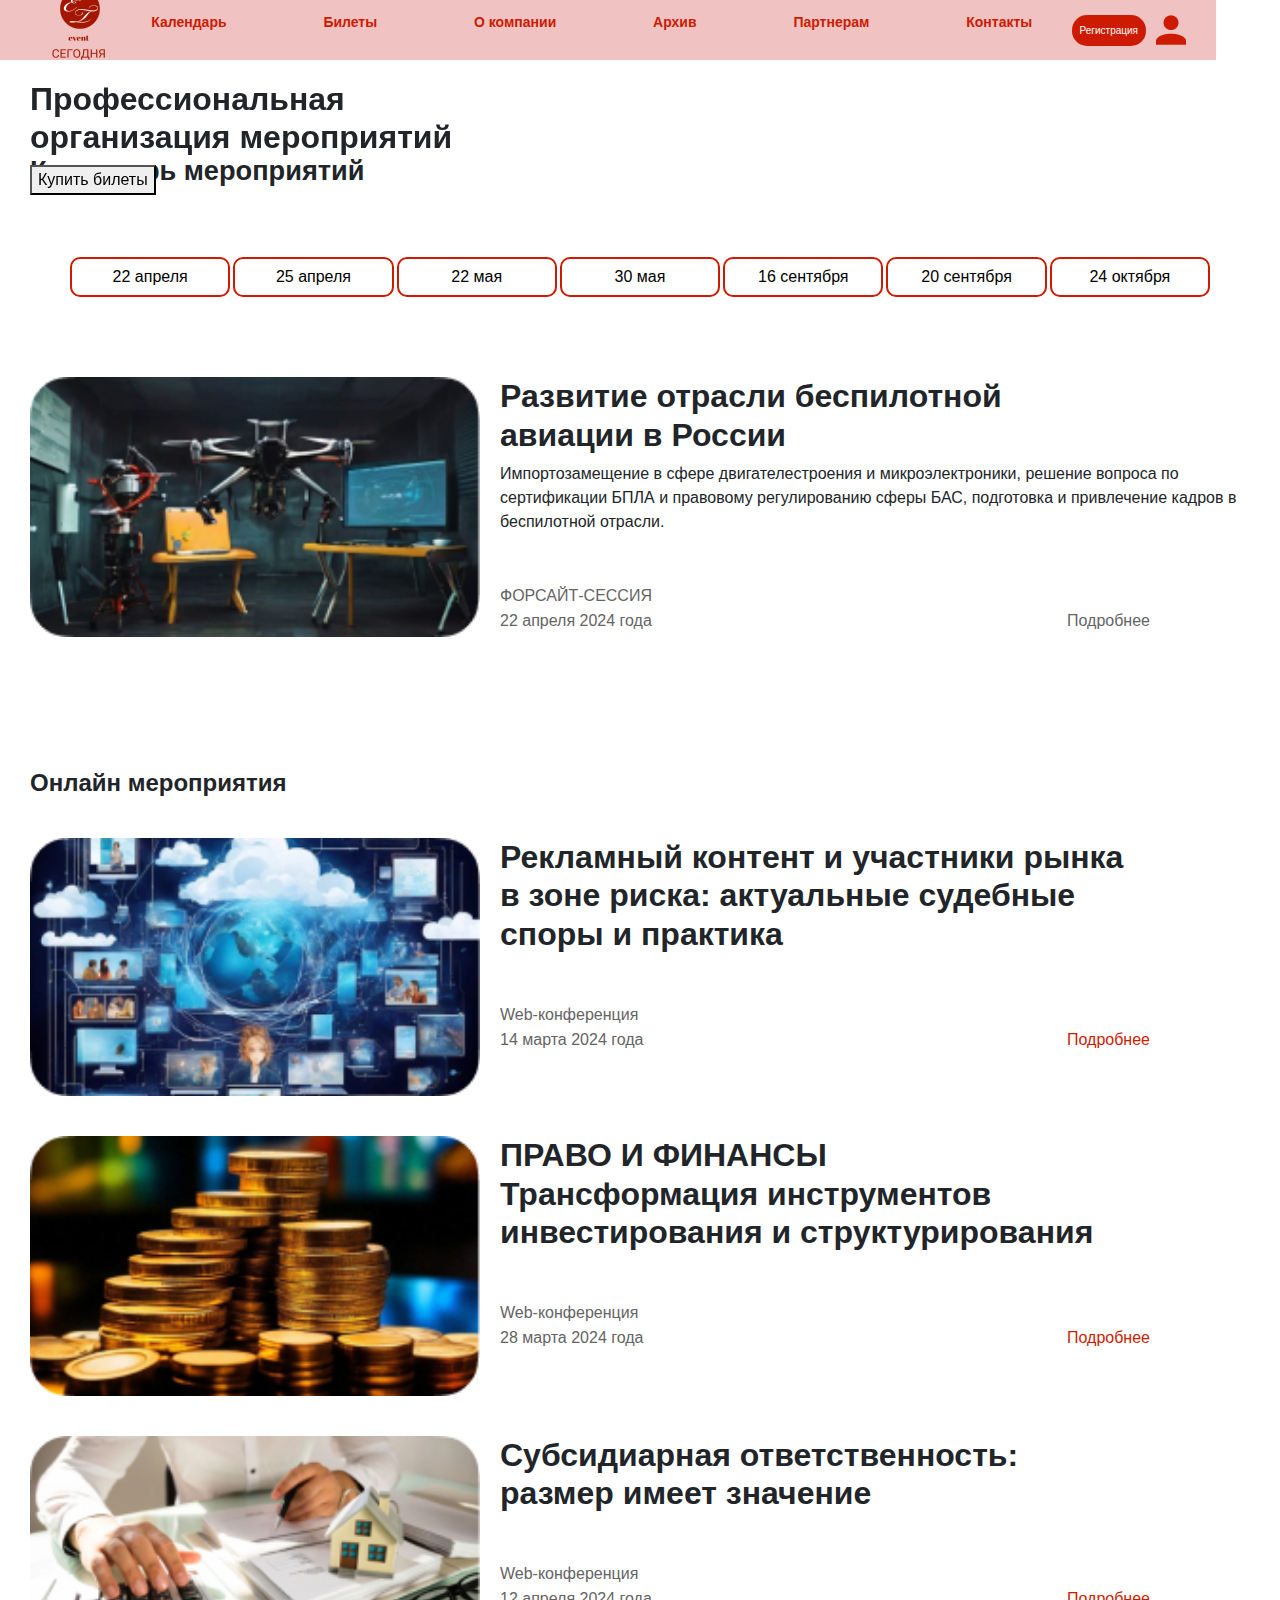
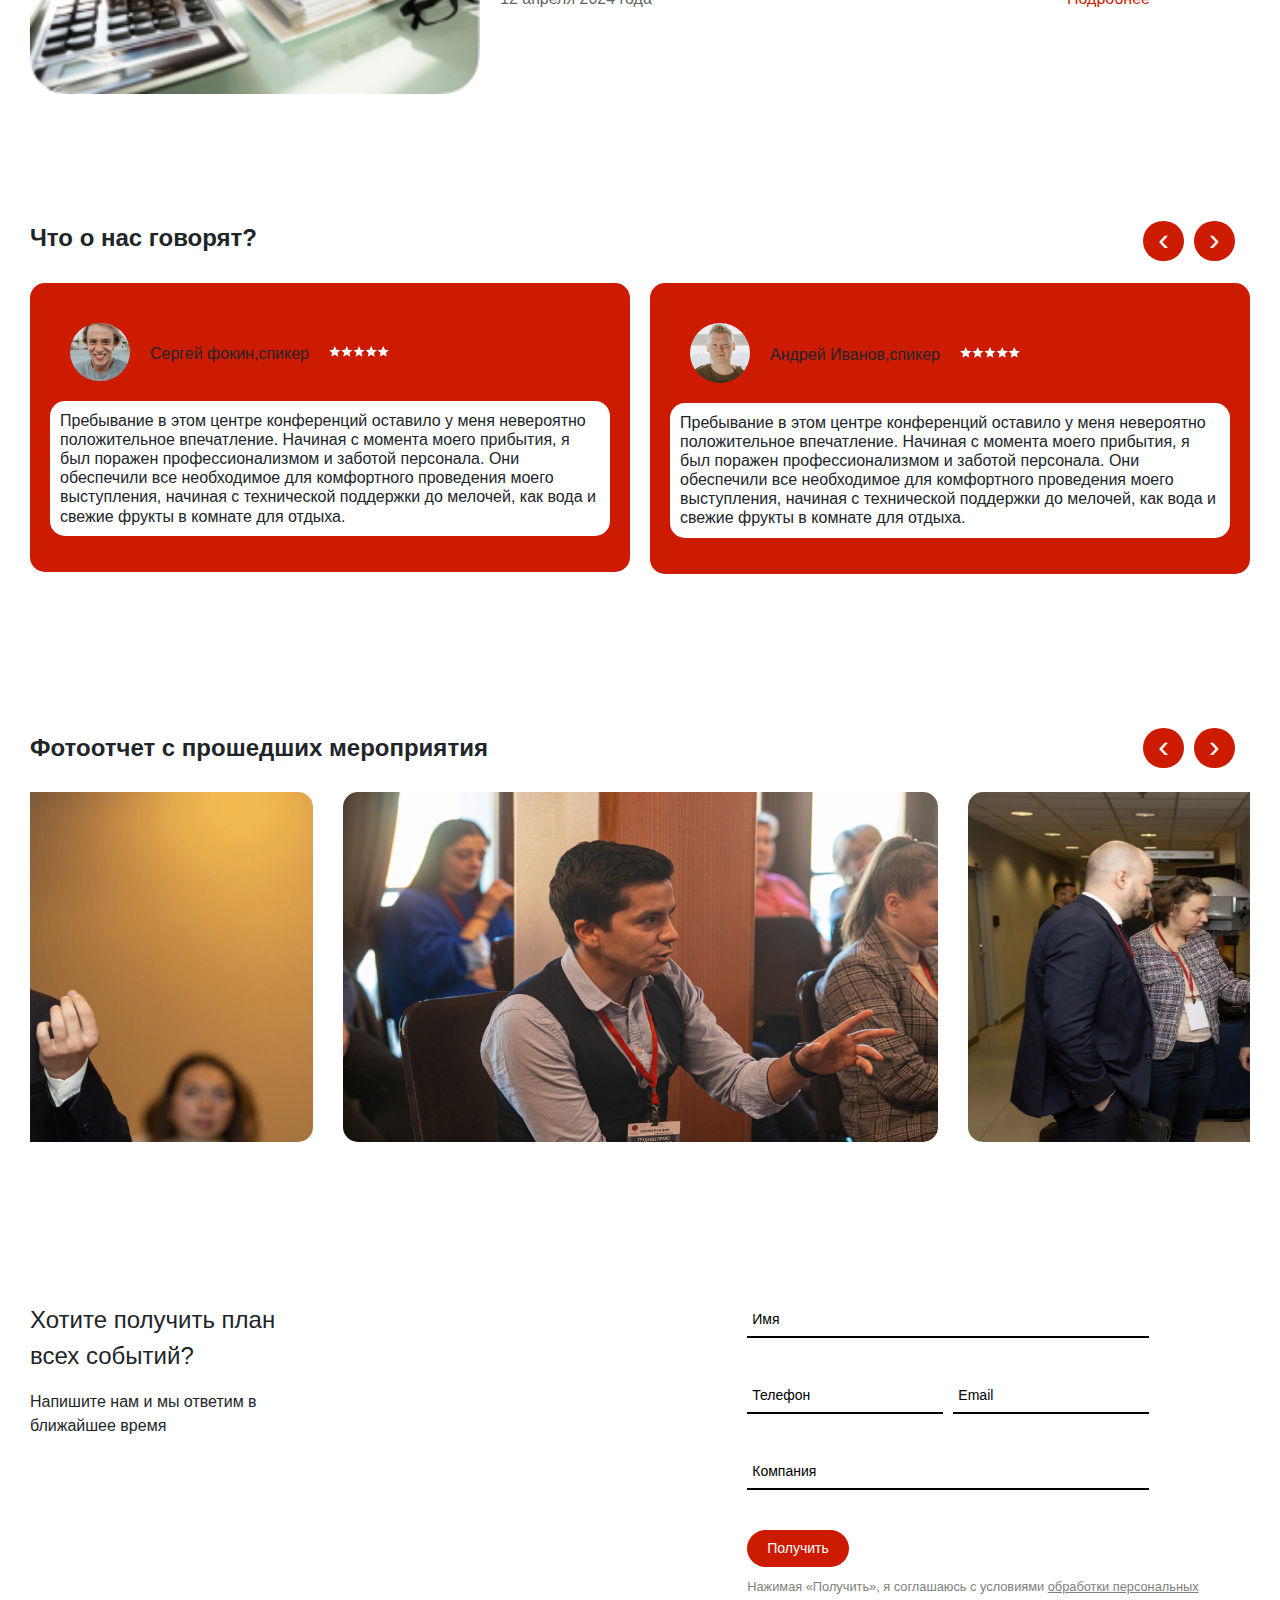
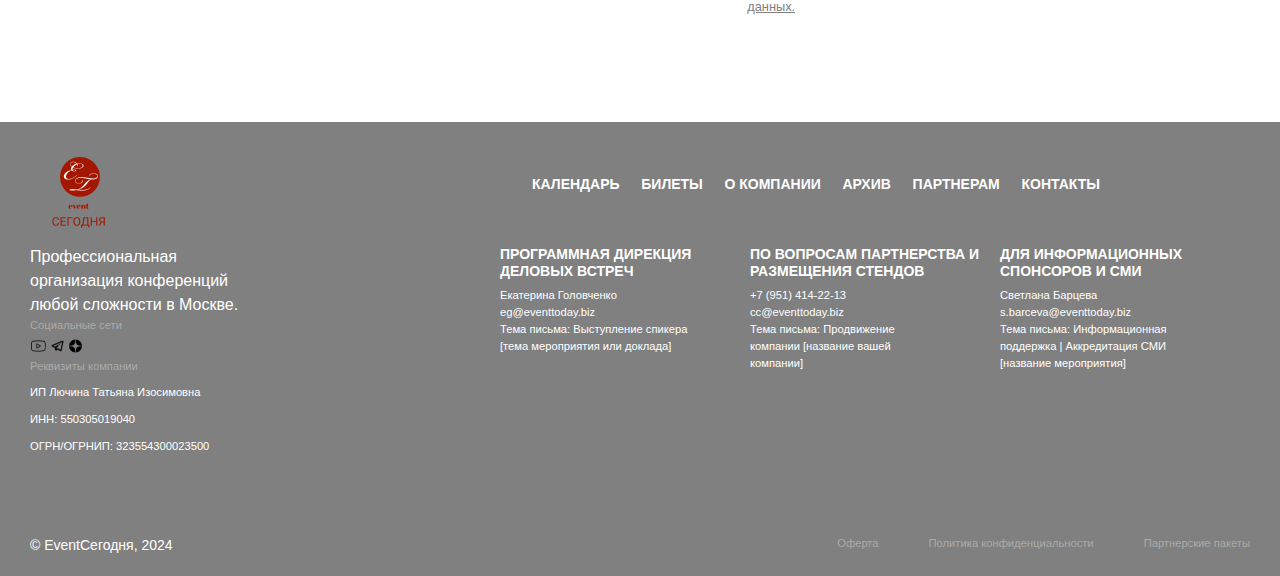
<file: main.html>
<!DOCTYPE html>
<html lang="ru">
  <head>
    <meta charset="UTF-8" />
    <meta name="viewport" content="width=device-width, initial-scale=1.0" />
    <link rel="stylesheet" href="owl/owl.carousel.min.css" />
    <link rel="stylesheet" href="owl/owl.theme.default.min.css" />
    <link rel="stylesheet" href="bootstrap/bootstrap.min.css" />
    <link rel="stylesheet" href="css/style.css" />
    <title>Event Today</title>
  </head>
  <body>
    <header>
      <section class="main">
        <div class="main__logo">
          <img src="assets/logo/logo.png" alt="logo" />
        </div>
        <div class="main__links">
          <ul class="">
            <li><a href="#">Календарь</a></li>
            <li><a href="#">Билеты</a></li>
            <li><a href="#">О компании</a></li>
            <li><a href="#">Архив</a></li>
            <li><a href="#">Партнерам</a></li>
            <li><a href="#">Контакты</a></li>
          </ul>
        </div>
        <div class="main__reg">
          <button>Регистрация</button>
          <a href="#"><img src="assets/icons/Vector.png" alt="pic" /></a>
        </div>

        <div class="menu">
          <input type="checkbox" id="burger-checkbox" class="burger-checkbox" />
          <label for="burger-checkbox" class="burger"></label>
          <ul class="menu-list">
            <li><a class="menu-item" href="#">Календарь</a></li>
            <li><a class="menu-item" href="#">Билеты</a></li>
            <li><a class="menu-item" href="#">О компании</a></li>
            <li><a class="menu-item" href="#">Архив</a></li>
            <li><a class="menu-item" href="#">Партнерам</a></li>
            <li><a class="menu-item" href="#">Контакты</a></li>
          </ul>
        </div>
      </section>
    </header>
    <main>
      <section class="main__carousel">
        <div
          id="myCarousel"
          class="carousel slide carousel-fade carousel-wrapper"
          data-bs-ride="carousel"
        >
          <div class="carousel-inner">
            <div class="carousel-item active" data-bs-interval="3000">
              <div class="carousel__overlay-image item1">
                <h2>Профессиональная <br />организация мероприятий</h2>
                <button>Купить билеты</button>
              </div>
            </div>

            <div class="carousel-item">
              <div class="carousel__overlay-image item2">
                <h2>Профессиональная <br />организация мероприятий</h2>
                <button>Купить билеты</button>
              </div>
            </div>

            <div class="carousel-item">
              <div class="carousel__overlay-image item3">
                <h2>
                  Профессиональная <br />
                  организация мероприятий
                </h2>
                <button>Купить билеты</button>
              </div>
            </div>
          </div>
        </div>
      </section>
      <section class="main__calendar">
        <div class="main__calendar-title">
          <h4>Календарь мероприятий</h4>
        </div>
        <div class="main__calendar-btn">
          <button>22 апреля</button>
          <button>25 апреля</button>
          <button>22 мая</button>
          <button>30 мая</button>
          <button>16 сентября</button>
          <button>20 сентября</button>
          <button>24 октября</button>
        </div>
        <div class="owl-carousel owl-theme" id="carouselThree">
          <div><button>22 апреля</button></div>
          <div><button>25 апреля</button></div>
          <div><button>22 мая</button></div>
          <div><button>30 мая</button></div>
          <div><button>16 сентября</button></div>
          <div><button>20 сентября</button></div>
          <div><button>24 октября</button></div>
        </div>
        <div class="main__calendar-container">
          <div class="main__calendar-container-img">
            <img src="assets/other/pic3.jpg" alt="pic" />
          </div>
          <div class="main__calendar-container-desc">
            <div class="main__calendar-container-desc-1">
              <h2>Развитие отрасли беспилотной авиации в России</h2>
              <p>
                Импортозамещение в сфере двигателестроения и микроэлектроники,
                решение вопроса по сертификации БПЛА и правовому регулированию
                сферы БАС, подготовка и привлечение кадров в беспилотной
                отрасли.
              </p>
            </div>

            <div class="main__calendar-container-desc-2">
              <div class="main__calendar-container-desc-2-text1">
                <p>ФОРСАЙТ-СЕССИЯ</p>
              </div>
              <div class="main__calendar-container-desc-2-text2">
                <p>22 апреля 2024 года</p>
                <p>Подробнее</p>
              </div>
            </div>
          </div>
        </div>
      </section>
      <section class="main__online">
        <div class="main__online-title">
          <h4>Онлайн мероприятия</h4>
        </div>

        <div class="main__online-container">
          <div class="main__online-container-img">
            <img src="assets/other/pic6.jpg" alt="pic" />
          </div>
          <div class="main__online-container-desc">
            <div class="main__online-container-desc-1">
              <h2>
                Рекламный контент и участники рынка в зоне риска: актуальные
                судебные споры и практика
              </h2>
            </div>

            <div class="main__online-container-desc-2">
              <div class="main__online-container-desc-2-text1">
                <p>Web-конференция</p>
              </div>
              <div class="main__online-container-desc-2-text2">
                <p>14 марта 2024 года</p>
                <p>Подробнее</p>
              </div>
            </div>
          </div>
        </div>

        <div class="main__online-container">
          <div class="main__online-container-img">
            <img src="assets/other/pic8.jpg" alt="pic" />
          </div>
          <div class="main__online-container-desc">
            <div class="main__online-container-desc-1">
              <h2>
                ПРАВО И ФИНАНСЫ <br />
                Трансформация инструментов инвестирования и структурирования
              </h2>
            </div>

            <div class="main__online-container-desc-2">
              <div class="main__online-container-desc-2-text1">
                <p>Web-конференция</p>
              </div>
              <div class="main__online-container-desc-2-text2">
                <p>28 марта 2024 года</p>
                <p>Подробнее</p>
              </div>
            </div>
          </div>
        </div>

        <div class="main__online-container">
          <div class="main__online-container-img">
            <img src="assets/other/pic7.jpg" alt="pic" />
          </div>
          <div class="main__online-container-desc">
            <div class="main__online-container-desc-1">
              <h2>Субсидиарная ответственность: размер имеет значение</h2>
            </div>

            <div class="main__online-container-desc-2">
              <div class="main__online-container-desc-2-text1">
                <p>Web-конференция</p>
              </div>
              <div class="main__online-container-desc-2-text2">
                <p>12 апреля 2024 года</p>
                <p>Подробнее</p>
              </div>
            </div>
          </div>
        </div>
      </section>

      <section class="main__reviews">
        <div class="main__reviews-title">
          <h4>Что о нас говорят?</h4>
        </div>
        <div class="owl-carousel owl-theme" id="carouselOne">
          <div class="owl-carousel-item">
            <div class="owl-carousel-item-title">
              <img style="width: 100px" src="assets/team/team5.jpg" alt="pic" />
              <p>Сергей фокин,спикер</p>
              <img
                style="width: 100px"
                src="assets/icons/stars-group.png"
                alt="stars"
              />
            </div>
            <div class="owl-carousel-item-text">
              <p>
                Пребывание в этом центре конференций оставило у меня невероятно
                положительное впечатление. Начиная с момента моего прибытия, я
                был поражен профессионализмом и заботой персонала. Они
                обеспечили все необходимое для комфортного проведения моего
                выступления, начиная с технической поддержки до мелочей, как
                вода и свежие фрукты в комнате для отдыха.
              </p>
            </div>
          </div>
          <div class="owl-carousel-item">
            <div class="owl-carousel-item-title">
              <img style="width: 100px" src="assets/team/team2.jpg" alt="pic" />
              <p>Андрей Иванов,спикер</p>
              <img
                style="width: 100px"
                src="assets/icons/stars-group.png"
                alt="stars"
              />
            </div>
            <div class="owl-carousel-item-text">
              <p>
                Пребывание в этом центре конференций оставило у меня невероятно
                положительное впечатление. Начиная с момента моего прибытия, я
                был поражен профессионализмом и заботой персонала. Они
                обеспечили все необходимое для комфортного проведения моего
                выступления, начиная с технической поддержки до мелочей, как
                вода и свежие фрукты в комнате для отдыха.
              </p>
            </div>
          </div>
          <div class="owl-carousel-item">
            <div class="owl-carousel-item-title">
              <img style="width: 100px" src="assets/team/team5.jpg" alt="pic" />
              <p>Сергей фокин,спикер</p>
              <img
                style="width: 100px"
                src="assets/icons/stars-group.png"
                alt="stars"
              />
            </div>
            <div class="owl-carousel-item-text">
              <p>
                Пребывание в этом центре конференций оставило у меня невероятно
                положительное впечатление. Начиная с момента моего прибытия, я
                был поражен профессионализмом и заботой персонала. Они
                обеспечили все необходимое для комфортного проведения моего
                выступления, начиная с технической поддержки до мелочей, как
                вода и свежие фрукты в комнате для отдыха.
              </p>
            </div>
          </div>
          <div class="owl-carousel-item">
            <div class="owl-carousel-item-title">
              <img style="width: 100px" src="assets/team/team2.jpg" alt="pic" />
              <p>Андрей Иванов,спикер</p>
              <img
                style="width: 100px"
                src="assets/icons/stars-group.png"
                alt="stars"
              />
            </div>
            <div class="owl-carousel-item-text">
              <p>
                Пребывание в этом центре конференций оставило у меня невероятно
                положительное впечатление. Начиная с момента моего прибытия, я
                был поражен профессионализмом и заботой персонала. Они
                обеспечили все необходимое для комфортного проведения моего
                выступления, начиная с технической поддержки до мелочей, как
                вода и свежие фрукты в комнате для отдыха.
              </p>
            </div>
          </div>
          <div class="owl-carousel-item">
            <div class="owl-carousel-item-title">
              <img style="width: 100px" src="assets/team/team5.jpg" alt="pic" />
              <p>Сергей фокин,спикер</p>
              <img
                style="width: 100px"
                src="assets/icons/stars-group.png"
                alt="stars"
              />
            </div>
            <div class="owl-carousel-item-text">
              <p>
                Пребывание в этом центре конференций оставило у меня невероятно
                положительное впечатление. Начиная с момента моего прибытия, я
                был поражен профессионализмом и заботой персонала. Они
                обеспечили все необходимое для комфортного проведения моего
                выступления, начиная с технической поддержки до мелочей, как
                вода и свежие фрукты в комнате для отдыха.
              </p>
            </div>
          </div>
        </div>
      </section>

      <section class="main__photoreport">
        <div class="main__photoreport-title">
          <h4>Фотоотчет с прошедших мероприятия</h4>
        </div>
        <div class="owl-carousel owl-theme" id="carouselTwo">
          <div class="item">
            <img src="assets/slider/10.jpg" alt="photorep" />
          </div>
          <div class="item">
            <img src="assets/slider/10.webp" alt="photorep" />
          </div>
          <div class="item">
            <img src="assets/slider/11.webp" alt="photorep" />
          </div>
          <div class="item">
            <img src="assets/slider/12.jpg" alt="photorep" />
          </div>
          <div class="item">
            <img src="assets/slider/13.jpg" alt="photorep" />
          </div>
          <div class="item">
            <img src="assets/slider/14.webp" alt="photorep" />
          </div>
          <div class="item">
            <img src="assets/slider/15.jpg" alt="photorep" />
          </div>
          <div class="item">
            <img src="assets/slider/16.webp" alt="photorep" />
          </div>
          <div class="item">
            <img src="assets/slider/17.jpg" alt="photorep" />
          </div>
          <div class="item">
            <img src="assets/slider/18.webp" alt="photorep" />
          </div>
          <div class="item">
            <img src="assets/slider/19.webp" alt="photorep" />
          </div>
          <div class="item">
            <img src="assets/slider/2.jpg" alt="photorep" />
          </div>
          <div class="item">
            <img src="assets/slider/20.jpg" alt="photorep" />
          </div>
          <div class="item">
            <img src="assets/slider/21.jpg" alt="photorep" />
          </div>
          <div class="item">
            <img src="assets/slider/21.webp" alt="photorep" />
          </div>
          <div class="item">
            <img src="assets/slider/22.webp" alt="photorep" />
          </div>
          <div class="item">
            <img src="assets/slider/23.webp" alt="photorep" />
          </div>
          <div class="item">
            <img src="assets/slider/24.jpg" alt="photorep" />
          </div>
          <div class="item">
            <img src="assets/slider/25.jpg" alt="photorep" />
          </div>
          <div class="item">
            <img src="assets/slider/26.webp" alt="photorep" />
          </div>
          <div class="item">
            <img src="assets/slider/27.webp" alt="photorep" />
          </div>
          <div class="item">
            <img src="assets/slider/28.jpg" alt="photorep" />
          </div>
          <div class="item">
            <img src="assets/slider/3.jpg" alt="photorep" />
          </div>
          <div class="item">
            <img src="assets/slider/4.webp" alt="photorep" />
          </div>
          <div class="item">
            <img src="assets/slider/5.jpg" alt="photorep" />
          </div>
          <div class="item">
            <img src="assets/slider/6.jpg" alt="photorep" />
          </div>
          <div class="item">
            <img src="assets/slider/7.jpg" alt="photorep" />
          </div>
          <div class="item">
            <img src="assets/slider/8.jpg" alt="photorep" />
          </div>
          <div class="item">
            <img src="assets/slider/9.jpg" alt="photorep" />
          </div>
          <div class="item">
            <img src="assets/slider/image-5.jpg" alt="photorep" />
          </div>
          <div class="item">
            <img src="assets/slider/image-6.jpg" alt="photorep" />
          </div>
          <div class="item">
            <img src="assets/slider/IMG_7894.jpg" alt="photorep" />
          </div>
          <div class="item">
            <img src="assets/slider/photo.webp" alt="photorep" />
          </div>
        </div>
      </section>
      <section class="main__form">
        <div class="main__form-text">
          <p>Хотите получить план всех событий?</p>
          <p>Напишите нам и мы ответим в ближайшее время</p>
        </div>
        <div class="main__form-data">
          <form>
            <div><input type="text" placeholder="Имя" /></div>
            <div>
              <input type="tel" placeholder="Телефон" />
              <input type="email" placeholder="Email" />
            </div>
            <div><input type="text" placeholder="Компания" /></div>
            <div>
              <button>Получить</button>
              <p>
                Нажимая «Получить», я соглашаюсь с условиями
                <a href="#">обработки персональных данных.</a>
              </p>
            </div>
          </form>
        </div>
      </section>
    </main>
    <footer>
      <div class="footer__container">
        <div class="footer__container-1">
          <div><img src="assets/logo/logo.png" alt="logo" /></div>
          <div>
            <div>
              Профессиональная <br />организация конференций<br />
              любой сложности в Москве.
            </div>
            <div>Социальные сети</div>
            <div>
              <a href="#"
                ><img src="assets/icons/youtube.png" alt="youtube"
              /></a>
              <a href="#"
                ><img src="assets/icons/telegram.png" alt="telegram"
              /></a>
              <a href="#"><img src="assets/icons/dzen.png" alt="yadzen" /></a>
            </div>
            <div>Реквизиты компании</div>
            <div>ИП Лючина Татьяна Изосимовна</div>
            <div>ИНН: 550305019040</div>
            <div>ОГРН/ОГРНИП: 323554300023500</div>
          </div>
        </div>
        <div class="footer__container-2">
          <div>
            <ul>
              <li><a href="#">Календарь</a></li>
              <li><a href="#">Билеты</a></li>
              <li><a href="#">О компании</a></li>
              <li><a href="#">Архив</a></li>
              <li><a href="#">Партнерам</a></li>
              <li><a href="#">Контакты</a></li>
            </ul>
          </div>
          <div>
            <div>
              <h4>ПРОГРАММНАЯ ДИРЕКЦИЯ <br />ДЕЛОВЫХ ВСТРЕЧ</h4>
              <p>
                Екатерина Головченко<br />
                eg@eventtoday.biz <br />
                Тема письма: Выступление спикера <br />[тема мероприятия или
                доклада]
              </p>
            </div>
            <div>
              <h4>ПО ВОПРОСАМ ПАРТНЕРСТВА И <br />РАЗМЕЩЕНИЯ СТЕНДОВ</h4>
              <p>
                +7 (951) 414-22-13 <br />
                cc@eventtoday.biz <br />
                Тема письма: Продвижение <br />компании [название вашей
                <br />компании]
              </p>
            </div>
            <div>
              <h4>
                ДЛЯ ИНФОРМАЦИОННЫХ<br />
                СПОНСОРОВ И СМИ
              </h4>
              <p>
                Светлана Барцева <br />
                s.barceva@eventtoday.biz <br />
                Тема письма: Информационная<br />
                поддержка | Аккредитация СМИ <br />[название мероприятия]
              </p>
            </div>
          </div>
        </div>
      </div>

      <div class="footer__container-end">
        <div>© EventСегодня, 2024</div>
        <div>
          <a href="#">Оферта</a>
          <a href="#">Политика конфиденциальности</a>
          <a href="#">Партнерские пакеты</a>
        </div>
      </div>
    </footer>
    <script src="owl/jquery-3.7.1.js"></script>
    <script src="owl/owl.js"></script>
    <script src="owl/owl.carousel.min.js"></script>
    <script>
      $(document).ready(function () {
        $('.owl-carousel').owlCarousel();
      });
    </script>

    <script src="bootstrap/bootstrap.bundle.min.js"></script>
    <script src="bootstrap/bootstrap.min.js"></script>
    <script src="js/index.js"></script>
  </body>
</html>
</file>
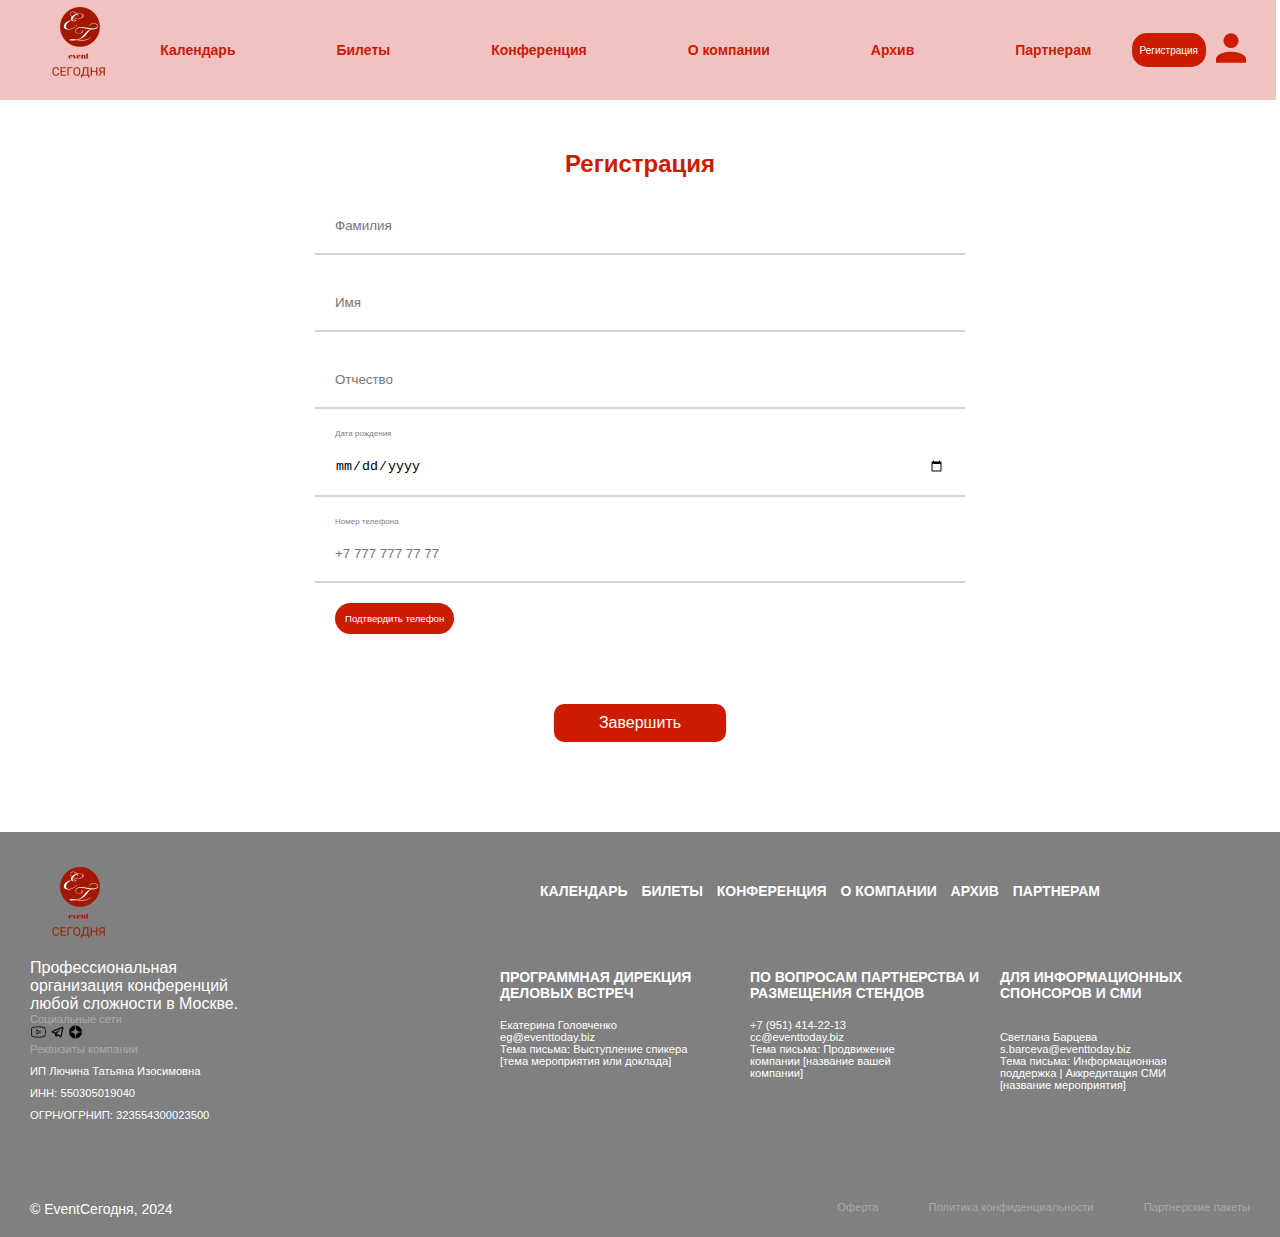
<file: registration.html>
<!DOCTYPE html>
<html lang="ru">
  <head>
    <meta charset="UTF-8" />
    <meta name="viewport" content="width=device-width, initial-scale=1.0" />
    <link rel="stylesheet" href="css/style.css" />
    <title>Event Today</title>
  </head>

  <body>
    <header>
      <section class="main">
        <div class="main__logo">
          <a href="index.html"><img src="assets/logo/logo.png" alt="logo" /></a>
        </div>
        <div class="main__links">
          <ul class="">
            <li><a href="conference.html">Календарь</a></li>
            <li><a href="tickets.html">Билеты</a></li>
            <li><a href="buytickets.html">Конференция</a></li>
            <li><a href="company.html">О компании</a></li>
            <li><a href="archive.html">Архив</a></li>
            <li><a href="partner.html">Партнерам</a></li>
          </ul>
        </div>
        <div class="main__reg">
          <button id="myBtn">Регистрация</button>
          <a href="registration.html"
            ><img src="assets/icons/Vector.png" alt="pic"
          /></a>
        </div>

        <div class="menu">
          <input type="checkbox" id="burger-checkbox" class="burger-checkbox" />
          <label for="burger-checkbox" class="burger"></label>
          <ul class="menu-list">
            <li><a class="menu-item" href="conference.html">Календарь</a></li>
            <li><a class="menu-item" href="tickets.html">Билеты</a></li>
            <li><a class="menu-item" href="buytickets.html">Конференция</a></li>
            <li><a class="menu-item" href="company.html">О компании</a></li>
            <li><a class="menu-item" href="archive.html">Архив</a></li>
            <li><a class="menu-item" href="partner.html">Партнерам</a></li>
          </ul>
        </div>
        <div id="myModal" class="modal">
          <div class="modal-content">
            <span class="close">&times;</span>
            <div class="registration__form">
              <div class="registration__form-title">
                <h2>Регистрация</h2>
              </div>
              <form>
                <div class="registration__form-input">
                  <div>
                    <input type="text" placeholder="Фамилия" />
                  </div>
                  <div>
                    <input type="text" placeholder="Имя" />
                  </div>
                  <div>
                    <input type="text" placeholder="Отчество" />
                  </div>
                  <div class="registration__form-input-date">
                    <label for="reg-date">Дата рождения</label>
                    <input
                      class="reg-date"
                      type="date"
                      placeholder="Дата рождения"
                    />
                  </div>
                  <div class="registration__form-input-tel">
                    <label for="reg-tel">Номер телефона</label>
                    <input
                      id="reg-tel"
                      type="tel"
                      placeholder="+7 777 777 77 77"
                    />
                  </div>
                  <div>
                    <button>Подтвердить телефон</button>
                  </div>
                </div>
                <div class="registration__form-btn">
                  <button>Завершить</button>
                </div>
              </form>
            </div>
          </div>
        </div>
      </section>
    </header>

    <main>
      <section class="registration">
        <div class="registration__form">
          <div class="registration__form-title">
            <h2>Регистрация</h2>
          </div>
          <form>
            <div class="registration__form-input">
              <div>
                <input type="text" placeholder="Фамилия" />
              </div>
              <div>
                <input type="text" placeholder="Имя" />
              </div>
              <div>
                <input type="text" placeholder="Отчество" />
              </div>
              <div class="registration__form-input-date">
                <label for="reg-date">Дата рождения</label>
                <input
                  class="reg-date"
                  type="date"
                  placeholder="Дата рождения"
                />
              </div>
              <div class="registration__form-input-tel">
                <label for="reg-tel">Номер телефона</label>
                <input id="reg-tel" type="tel" placeholder="+7 777 777 77 77" />
              </div>
              <div>
                <button>Подтвердить телефон</button>
              </div>
            </div>
            <div class="registration__form-btn">
              <button>Завершить</button>
            </div>
          </form>
        </div>
      </section>
    </main>

    <footer>
      <div class="footer__container">
        <div class="footer__container-1">
          <div><img src="assets/logo/logo.png" alt="logo" /></div>
          <div>
            <div>
              Профессиональная <br />организация конференций<br />
              любой сложности в Москве.
            </div>
            <div>Социальные сети</div>
            <div>
              <a href="#"
                ><img src="assets/icons/youtube.png" alt="youtube"
              /></a>
              <a href="#"
                ><img src="assets/icons/telegram.png" alt="telegram"
              /></a>
              <a href="#"><img src="assets/icons/dzen.png" alt="yadzen" /></a>
            </div>
            <div>Реквизиты компании</div>
            <div>ИП Лючина Татьяна Изосимовна</div>
            <div>ИНН: 550305019040</div>
            <div>ОГРН/ОГРНИП: 323554300023500</div>
          </div>
        </div>
        <div class="footer__container-2">
          <div>
            <ul>
              <li><a href="conference.html">Календарь</a></li>
              <li><a href="tickets.html">Билеты</a></li>
              <li><a href="buytickets.html">Конференция</a></li>
              <li><a href="company.html">О компании</a></li>
              <li><a href="archive.html">Архив</a></li>
              <li><a href="partner.html">Партнерам</a></li>
            </ul>
          </div>
          <div>
            <div>
              <h4>ПРОГРАММНАЯ ДИРЕКЦИЯ <br />ДЕЛОВЫХ ВСТРЕЧ</h4>
              <p>
                Екатерина Головченко<br />
                eg@eventtoday.biz <br />
                Тема письма: Выступление спикера <br />[тема мероприятия или
                доклада]
              </p>
            </div>
            <div>
              <h4>ПО ВОПРОСАМ ПАРТНЕРСТВА И <br />РАЗМЕЩЕНИЯ СТЕНДОВ</h4>
              <p>
                +7 (951) 414-22-13 <br />
                cc@eventtoday.biz <br />
                Тема письма: Продвижение <br />компании [название вашей
                <br />компании]
              </p>
            </div>
            <div>
              <h4>
                ДЛЯ ИНФОРМАЦИОННЫХ<br />
                СПОНСОРОВ И СМИ
              </h4>
              <p>
                Светлана Барцева <br />
                s.barceva@eventtoday.biz <br />
                Тема письма: Информационная<br />
                поддержка | Аккредитация СМИ <br />[название мероприятия]
              </p>
            </div>
          </div>
        </div>
      </div>

      <div class="footer__container-end">
        <div>© EventСегодня, 2024</div>
        <div>
          <a href="#">Оферта</a>
          <a href="#">Политика конфиденциальности</a>
          <a href="#">Партнерские пакеты</a>
        </div>
      </div>
    </footer>
    <script src="js/reg.js"></script>
  </body>
</html>
</file>
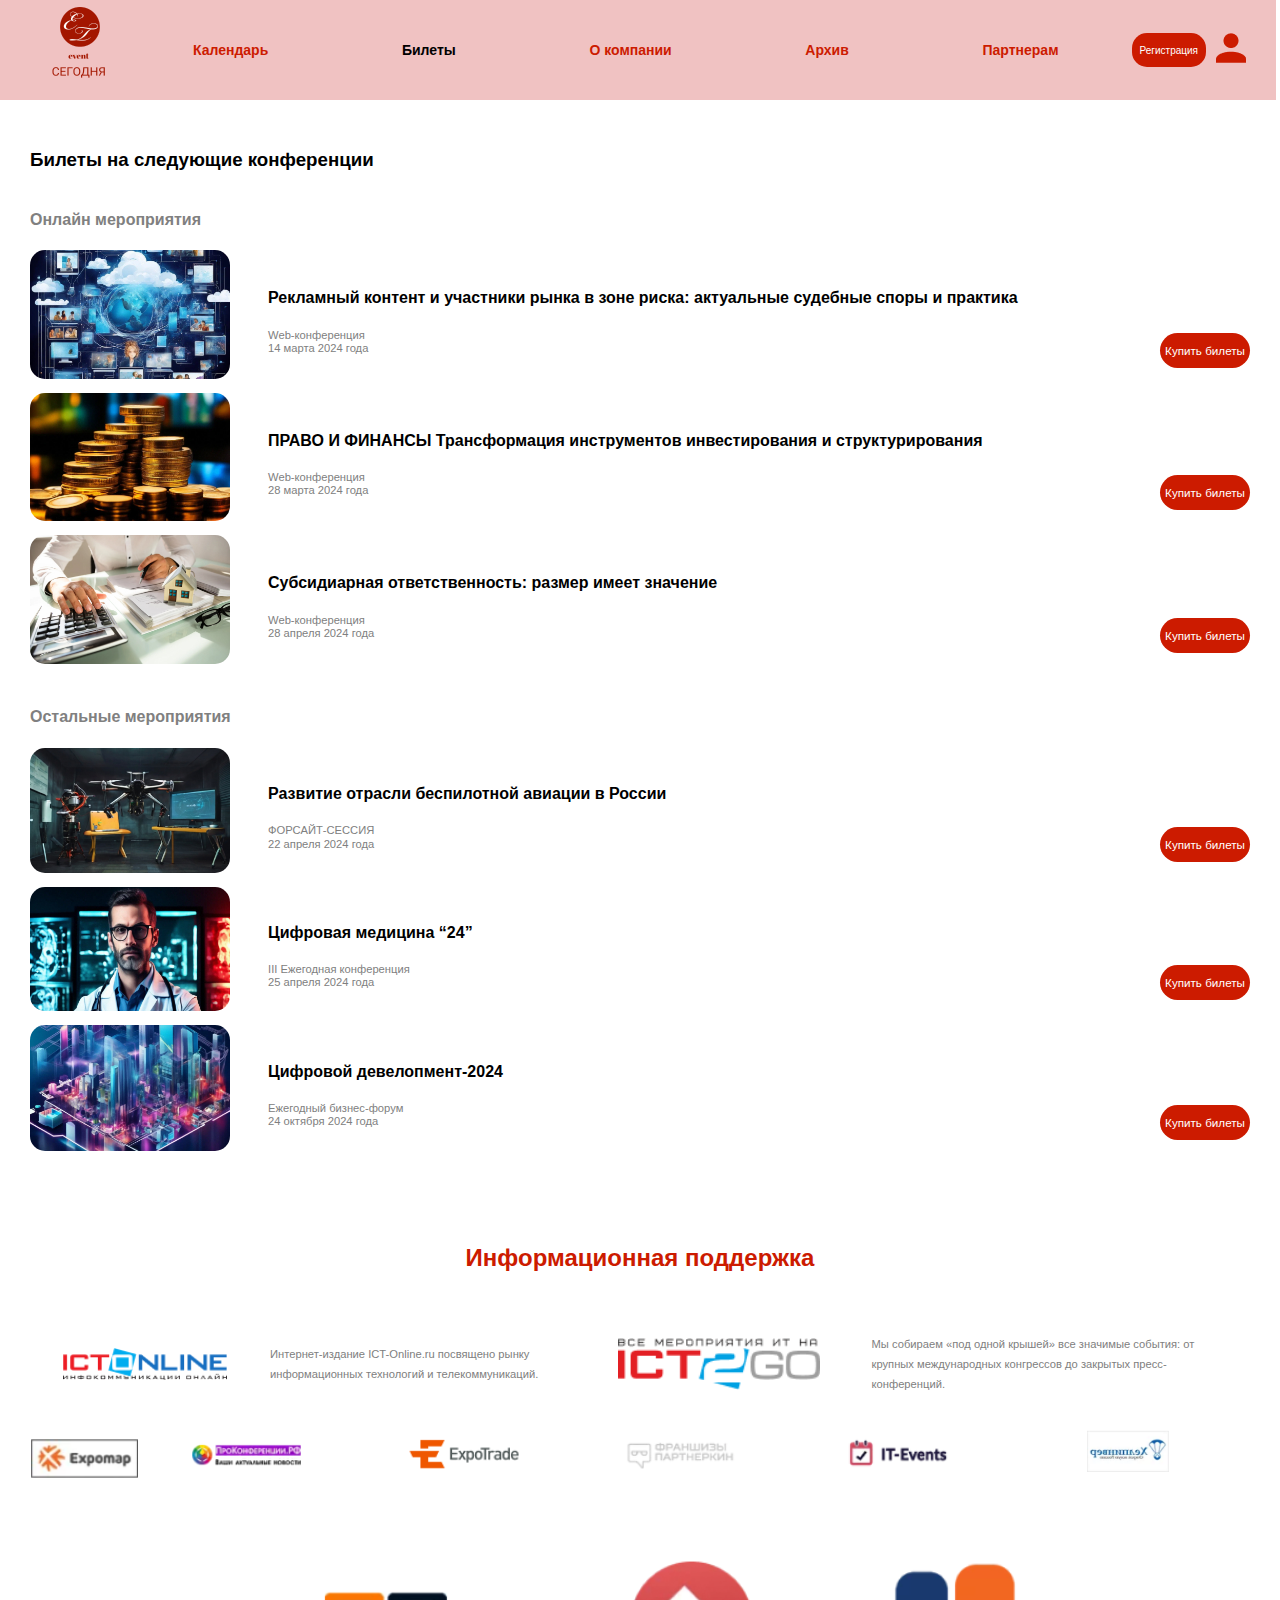
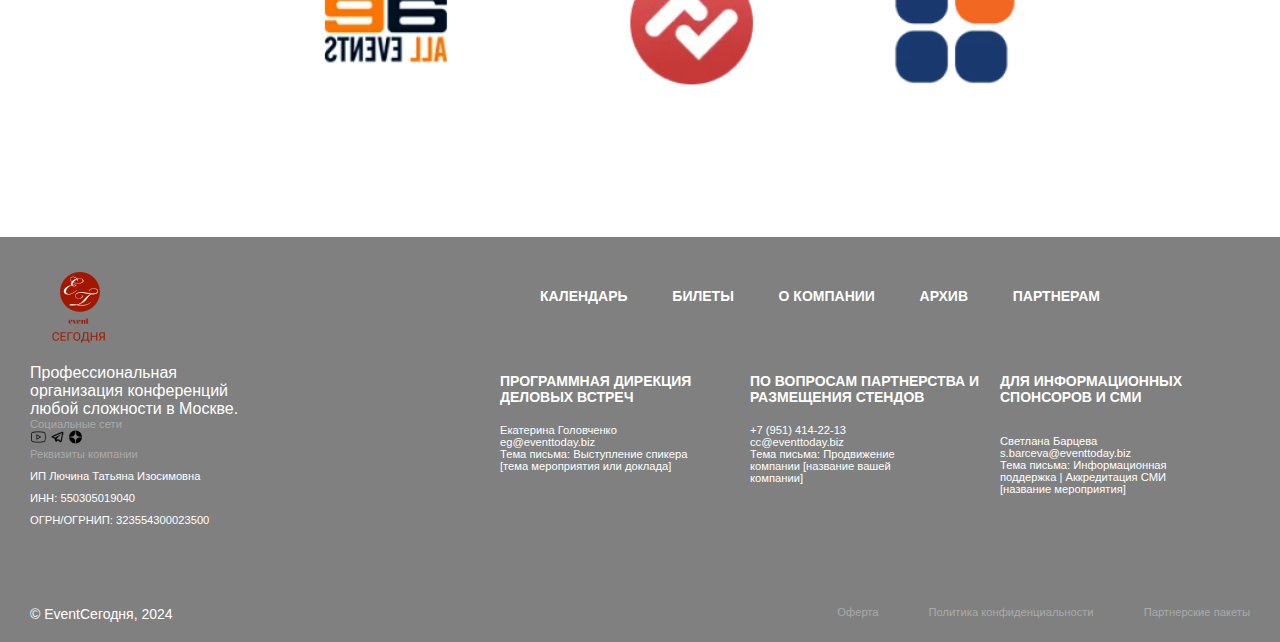
<file: tickets.html>
<!DOCTYPE html>
<html lang="ru">
  <head>
    <meta charset="UTF-8" />
    <meta name="viewport" content="width=device-width, initial-scale=1.0" />
    <link rel="stylesheet" href="css/style.css" />
    <title>Event Today</title>
  </head>
  <body>
    <header>
      <section class="main">
        <div class="main__logo">
          <a href="index.html"><img src="assets/logo/logo.png" alt="logo" /></a>
        </div>
        <div class="main__links">
          <ul class="">
            <li><a href="index.html">Календарь</a></li>
            <li><a class="selected" href="tickets.html">Билеты</a></li>
            <li><a href="company.html">О компании</a></li>
            <li><a href="archive.html">Архив</a></li>
            <li><a href="partner.html">Партнерам</a></li>
          </ul>
        </div>
        <div class="main__reg">
          <button id="myBtn">Регистрация</button>
          <a href="registration.html"
            ><img src="assets/icons/Vector.png" alt="pic"
          /></a>
        </div>

        <div class="menu">
          <input type="checkbox" id="burger-checkbox" class="burger-checkbox" />
          <label for="burger-checkbox" class="burger"></label>
          <ul class="menu-list">
            <li><a class="menu-item" href="index.html">Календарь</a></li>
            <li><a class="menu-item" href="tickets.html">Билеты</a></li>
            <li><a class="menu-item" href="company.html">О компании</a></li>
            <li><a class="menu-item" href="archive.html">Архив</a></li>
            <li><a class="menu-item" href="partner.html">Партнерам</a></li>
          </ul>
        </div>
        <div id="myModal" class="modal">
          <div class="modal-content">
            <span class="close">&times;</span>
            <div class="registration__form">
              <div class="registration__form-title">
                <h2>Регистрация</h2>
              </div>
              <form>
                <div class="registration__form-input">
                  <div>
                    <input type="text" placeholder="Фамилия" />
                  </div>
                  <div>
                    <input type="text" placeholder="Имя" />
                  </div>
                  <div>
                    <input type="text" placeholder="Отчество" />
                  </div>
                  <div class="registration__form-input-date">
                    <label for="reg-date">Дата рождения</label>
                    <input
                      class="reg-date"
                      type="text"
                      placeholder="ДД.ММ.ГГГГ"
                    />
                  </div>
                  <div class="registration__form-input-tel">
                    <label for="reg-tel">Номер телефона</label>
                    <input
                      id="reg-tel"
                      type="tel"
                      placeholder="+7 777 777 77 77"
                    />
                  </div>
                  <div>
                    <button>Подтвердить телефон</button>
                  </div>
                </div>
                <div class="registration__form-btn">
                  <button>Завершить</button>
                </div>
              </form>
            </div>
          </div>
        </div>
      </section>
    </header>
    <main>
      <section class="tickets">
        <div class="tickets__title">
          <h3>Билеты на следующие конференции</h3>
        </div>

        <div class="tickets__container">
          <div class="tickets__container-title">
            <h4>Онлайн мероприятия</h4>
          </div>

          <div class="tickets__container-item">
            <div class="tickets__container-item-img">
              <img src="assets/other/tickets1.jpg" alt="pic" />
            </div>

            <div class="tickets__container-item-text">
              <div class="tickets__container-item-text-title">
                <h4>
                  Рекламный контент и участники рынка в зоне риска: актуальные
                  судебные споры и практика
                </h4>
              </div>
              <div class="tickets__container-item-text-untitle">
                <p>Web-конференция</p>
                <p>14 марта 2024 года</p>
              </div>
            </div>

            <div class="tickets__container-item-btn">
              <button>
                <a href="buytickets.html">Купить билеты</a>
              </button>
            </div>
          </div>
        </div>

        <div class="tickets__container">
          <div class="tickets__container-item">
            <div class="tickets__container-item-img">
              <img src="assets/other/tickets2.jpg" alt="pic" />
            </div>

            <div class="tickets__container-item-text">
              <div class="tickets__container-item-text-title">
                <h4>
                  ПРАВО И ФИНАНСЫ Трансформация инструментов инвестирования и
                  структурирования
                </h4>
              </div>
              <div class="tickets__container-item-text-untitle">
                <p>Web-конференция</p>
                <p>28 марта 2024 года</p>
              </div>
            </div>

            <div class="tickets__container-item-btn">
              <button><a href="buytickets.html">Купить билеты</a></button>
            </div>
          </div>
        </div>

        <div class="tickets__container">
          <div class="tickets__container-item">
            <div class="tickets__container-item-img">
              <img src="assets/other/tickets3.jpg" alt="pic" />
            </div>

            <div class="tickets__container-item-text">
              <div class="tickets__container-item-text-title">
                <h4>Субсидиарная ответственность: размер имеет значение</h4>
              </div>
              <div class="tickets__container-item-text-untitle">
                <p>Web-конференция</p>
                <p>28 апреля 2024 года</p>
              </div>
            </div>

            <div class="tickets__container-item-btn">
              <button><a href="buytickets.html">Купить билеты</a></button>
            </div>
          </div>
        </div>

        <div class="tickets__container">
          <div class="tickets__container-title">
            <h4>Остальные мероприятия</h4>
          </div>

          <div class="tickets__container-item">
            <div class="tickets__container-item-img">
              <img src="assets/other/tickets4.jpg" alt="pic" />
            </div>

            <div class="tickets__container-item-text">
              <div class="tickets__container-item-text-title">
                <h4>Развитие отрасли беспилотной авиации в России</h4>
              </div>
              <div class="tickets__container-item-text-untitle">
                <p>ФОРСАЙТ-СЕССИЯ</p>
                <p>22 апреля 2024 года</p>
              </div>
            </div>

            <div class="tickets__container-item-btn">
              <button><a href="buytickets.html">Купить билеты</a></button>
            </div>
          </div>
        </div>

        <div class="tickets__container">
          <div class="tickets__container-item">
            <div class="tickets__container-item-img">
              <img src="assets/other/tickets5.jpg" alt="pic" />
            </div>

            <div class="tickets__container-item-text">
              <div class="tickets__container-item-text-title">
                <h4>Цифровая медицина “24”</h4>
              </div>
              <div class="tickets__container-item-text-untitle">
                <p>III Ежегодная конференция</p>
                <p>25 апреля 2024 года</p>
              </div>
            </div>

            <div class="tickets__container-item-btn">
              <button><a href="buytickets.html">Купить билеты</a></button>
            </div>
          </div>
        </div>

        <div class="tickets__container">
          <div class="tickets__container-item">
            <div class="tickets__container-item-img">
              <img src="assets/other/tickets6.jpg" alt="pic" />
            </div>

            <div class="tickets__container-item-text">
              <div class="tickets__container-item-text-title">
                <h4>Цифровой девелопмент-2024</h4>
              </div>
              <div class="tickets__container-item-text-untitle">
                <p>Ежегодный бизнес-форум</p>
                <p>24 октября 2024 года</p>
              </div>
            </div>

            <div class="tickets__container-item-btn">
              <button><a href="#">Купить билеты</a></button>
            </div>
          </div>
        </div>
      </section>

      <section class="tickets__support">
        <div class="tickets__support-title">
          <h2>Информационная поддержка</h2>
        </div>

        <div class="tickets__support-container-1">
          <div class="tickets__support-container-1-item">
            <img src="assets/icons/34.png" alt="icon" />
            <p>
              Интернет-издание ICT-Online.ru посвящено рынку информационных
              технологий и телекоммуникаций.
            </p>
          </div>
          <div class="tickets__support-container-1-item">
            <img src="assets/icons/36.png" alt="icon" />
            <p>
              Мы собираем «под одной крышей» все значимые события: от крупных
              международных конгрессов до закрытых пресс-конференций.
            </p>
          </div>
        </div>

        <div class="tickets__support-container-2">
          <img src="assets/icons/38.png" alt="icon" />
          <img src="assets/icons/30.png" alt="icon" />
          <img src="assets/icons/13.png" alt="icon" />
          <img src="assets/icons/14.png" alt="icon" />
          <img src="assets/icons/15.png" alt="icon" />
          <img src="assets/icons/27.png" alt="icon" />
        </div>

        <div class="tickets__support-container-3">
          <img src="assets/icons/26.png" alt="icon" />
          <img src="assets/icons/18.png" alt="icon" />
          <img src="assets/icons/19.png" alt="icon" />
        </div>
      </section>
    </main>
    <footer>
      <div class="footer__container">
        <div class="footer__container-1">
          <div><img src="assets/logo/logo.png" alt="logo" /></div>
          <div>
            <div>
              Профессиональная <br />организация конференций<br />
              любой сложности в Москве.
            </div>
            <div>Социальные сети</div>
            <div>
              <a href="#"
                ><img src="assets/icons/youtube.png" alt="youtube"
              /></a>
              <a href="#"
                ><img src="assets/icons/telegram.png" alt="telegram"
              /></a>
              <a href="#"><img src="assets/icons/dzen.png" alt="yadzen" /></a>
            </div>
            <div>Реквизиты компании</div>
            <div>ИП Лючина Татьяна Изосимовна</div>
            <div>ИНН: 550305019040</div>
            <div>ОГРН/ОГРНИП: 323554300023500</div>
          </div>
        </div>
        <div class="footer__container-2">
          <div>
            <ul>
              <li><a href="index.html">Календарь</a></li>
              <li><a href="tickets.html">Билеты</a></li>
              <li><a href="company.html">О компании</a></li>
              <li><a href="archive.html">Архив</a></li>
              <li><a href="partner.html">Партнерам</a></li>
            </ul>
          </div>
          <div>
            <div>
              <h4>ПРОГРАММНАЯ ДИРЕКЦИЯ <br />ДЕЛОВЫХ ВСТРЕЧ</h4>
              <p>
                Екатерина Головченко<br />
                eg@eventtoday.biz <br />
                Тема письма: Выступление спикера <br />[тема мероприятия или
                доклада]
              </p>
            </div>
            <div>
              <h4>ПО ВОПРОСАМ ПАРТНЕРСТВА И <br />РАЗМЕЩЕНИЯ СТЕНДОВ</h4>
              <p>
                +7 (951) 414-22-13 <br />
                cc@eventtoday.biz <br />
                Тема письма: Продвижение <br />компании [название вашей
                <br />компании]
              </p>
            </div>
            <div>
              <h4>
                ДЛЯ ИНФОРМАЦИОННЫХ<br />
                СПОНСОРОВ И СМИ
              </h4>
              <p>
                Светлана Барцева <br />
                s.barceva@eventtoday.biz <br />
                Тема письма: Информационная<br />
                поддержка | Аккредитация СМИ <br />[название мероприятия]
              </p>
            </div>
          </div>
        </div>
      </div>

      <div class="footer__container-end">
        <div>© EventСегодня, 2024</div>
        <div>
          <a href="#">Оферта</a>
          <a href="#">Политика конфиденциальности</a>
          <a href="#">Партнерские пакеты</a>
        </div>
      </div>
    </footer>
    <script src="js/tickets.js"></script>
  </body>
</html>
</file>
<file: css/style.css>
@charset "UTF-8";
html {
  max-width: 1280px;
  min-width: 320px;
  margin: 0 auto;
}

body {
  margin: 0 auto;
  font-size: 16px;
  font-family: Helvetica, Arial, sans-serif;
  font-weight: 400;
}

main {
  padding-top: 50px;
}

section {
  padding: 30px;
}

h2,
h3,
h4,
h5,
a,
li {
  font-family: Helvetica, Arial, sans-serif;
  font-weight: 700;
  list-style: none;
  text-decoration: none;
}

p {
  font-family: Helvetica, Arial, sans-serif;
  font-weight: 400;
}

@font-face {
  font-family: "IBX400";
  src: url("../assets/fonts/IBMPlexSerif-Light.ttf");
}
@font-face {
  font-family: "IBX600";
  src: url("../assets/fonts/IBMPlexSerif-SemiBold.ttf");
}
@font-face {
  font-family: "Inter";
  src: url("../assets/fonts/Inter-Bold.ttf");
}
.menu {
  display: none;
}

.main {
  position: fixed;
  width: 95%;
  z-index: 100;
  display: flex;
  justify-content: space-between;
  align-items: center;
  background-color: #f0c2c2;
  top: 0;
  max-width: 1230px;
  min-width: 320px;
  z-index: 100;
  height: 40px;
}
.main__logo {
  width: 50px;
}
.main__links {
  width: 100%;
  display: flex;
}
.main__links ul {
  display: flex;
  text-wrap: nowrap;
  justify-content: space-evenly;
  gap: 6%;
  width: 100%;
}
.main__links ul li a {
  font-size: 0.875em;
  color: #cc1b00;
}
.main__links ul li a:hover {
  color: black;
}
.main__links ul li .selected {
  color: black;
}
.main__reg {
  display: flex;
  align-self: center;
  gap: 10px;
}
.main__reg button {
  background-color: #cc1b00;
  color: white;
  padding: 8px;
  border: none;
  border-radius: 15px;
  font-size: 0.625em;
  cursor: pointer;
}

@media screen and (max-width: 900px) {
  .main__links ul {
    flex-wrap: wrap;
  }
}
@media screen and (max-width: 600px) {
  .main {
    width: 90%;
  }
  .main__links {
    display: none;
  }
  .main__reg a {
    margin-right: 5px;
    margin-left: 10px;
  }
  .main__reg {
    gap: 0;
    margin-left: 30%;
  }
  .menu {
    margin-left: -30px;
    z-index: 1000;
    display: block;
  }
  .burger-checkbox {
    position: absolute;
    visibility: hidden;
  }
  .burger {
    position: relative;
    z-index: 1;
    cursor: pointer;
    display: block;
    position: relative;
    border: none;
    background: transparent;
    width: 40px;
    height: 26px;
  }
  .burger::before,
  .burger::after {
    content: "";
    left: 0;
    position: absolute;
    display: block;
    width: 100%;
    height: 4px;
    border-radius: 10px;
    background: #cc1b00;
  }
  .burger::before {
    top: 0;
    box-shadow: 0 11px 0 #cc1b00;
    transition: box-shadow 0.3s 0.15s, top 0.3s 0.15s, transform 0.3s;
  }
  .burger::after {
    bottom: 0;
    transition: bottom 0.3s 0.15s, transform 0.3s;
  }
  .burger-checkbox:checked + .burger::before {
    top: 11px;
    transform: rotate(45deg);
    box-shadow: 0 6px 0 rgba(0, 0, 0, 0);
    transition: box-shadow 0.15s, top 0.3s, transform 0.3s 0.15s;
  }
  .burger-checkbox:checked + .burger::after {
    bottom: 11px;
    transform: rotate(-45deg);
    transition: bottom 0.3s, transform 0.3s 0.15s;
  }
  .menu-list {
    top: 0;
    left: 0;
    position: absolute;
    display: flex;
    flex-direction: column;
    align-items: center;
    justify-content: center;
    gap: 12px;
    padding: 42px 0;
    margin: 0;
    background: white;
    list-style-type: none;
    transform: translateX(-100%);
    transition: 0.3s;
    width: 100%;
    border-radius: 5px;
  }
  .menu-item {
    width: 150px;
    display: block;
    border-radius: 10px;
    color: #cc1b00;
    border: 2px solid #cc1b00;
    padding: 10px 25px 10px 25px;
    font-size: 0.875em;
    text-align: center;
    text-decoration: none;
  }
  .menu-item:hover {
    background: rgba(255, 255, 255, 0.2);
  }
  .burger-checkbox:checked ~ .menu-list {
    transform: translateX(0);
  }
}
@media screen and (max-width: 400px) {
  .main__reg {
    margin-left: 30%;
  }
}
.main-slider {
  margin-top: 40px;
  display: block;
  width: 100%;
  height: 700px;
  overflow: hidden;
  position: relative;
}
.main-slider .slide {
  display: flex;
  width: 100%;
  height: 600px;
  position: absolute;
  transition: opacity 0.5s;
  display: flex;
  justify-content: space-between;
  align-items: center;
  border-radius: 15px;
}
.main-slider .slide h2 {
  margin-left: 20px;
  font-size: 2.5em;
  color: white;
  align-self: flex-end;
  z-index: 2;
}
.main-slider .slide button {
  margin-right: 20px;
  align-self: flex-end;
  border: none;
  padding: 8px;
  background-color: #cc1b00;
  border-radius: 25px;
  color: white;
  margin-bottom: 40px;
  cursor: pointer;
  z-index: 3;
}
.main-slider .slide button a {
  color: white;
}
.main-slider .slide-1 {
  background-image: url("../assets/other/pic2.jpg");
  background-repeat: no-repeat;
  background-position: center;
  background-size: cover;
  z-index: 1;
}
.main-slider .slide-2 {
  background-image: url("../assets/other/pic9.jpg");
  background-repeat: no-repeat;
  background-position: center;
  background-size: cover;
  z-index: 1;
}
.main-slider .slide-3 {
  background-image: url("../assets/other/pic10.jpg");
  background-repeat: no-repeat;
  background-position: center;
  background-size: cover;
  z-index: 1;
}

@media screen and (max-width: 600px) {
  .main__carousel {
    padding: 0;
  }
  .main__carousel .main-slider .slide {
    border-radius: 0px;
    display: flex;
    flex-direction: column;
    gap: 50%;
  }
  .main__carousel .main-slider .slide h2 {
    margin-left: 30px;
    font-size: 1.9em;
    color: white;
    align-self: flex-start;
    z-index: 2;
  }
  .main__carousel .main-slider .slide button {
    margin-left: 30px;
    font-size: 1em;
    align-self: flex-start;
    border: none;
    padding: 10px;
    background-color: #cc1b00;
    border-radius: 25px;
    color: white;
    margin-bottom: 20px;
    cursor: pointer;
    z-index: 3;
  }
}
#carouselThree {
  display: none;
}

.main__calendar {
  margin-top: -100px;
}
.main__calendar-title {
  margin-bottom: 30px;
}
.main__calendar-title h4 {
  font-size: 1.7em;
}
.main__calendar-btn {
  display: flex;
  justify-content: center;
  gap: 3px;
  padding: 40px;
}
.main__calendar-btn button {
  text-wrap: nowrap;
  width: 100%;
  padding: 6px 15px 6px 15px;
  border: none;
  border-radius: 10px;
  background-color: white;
  border: 2px solid #cc1b00;
}
.main__calendar-btn button:hover {
  background-color: #cc1b00;
  color: white;
}
.main__calendar-btn button:active {
  background-color: #cc1b00;
  color: white;
}
.main__calendar-btn button:focus {
  background-color: #cc1b00;
  color: white;
}
.main__calendar-container {
  margin-top: 40px;
  display: flex;
  justify-content: space-between;
  gap: 20px;
}
.main__calendar-container-img img {
  width: 450px;
  height: auto;
}
.main__calendar-container-desc-1 h2 {
  display: flex;
  width: 85%;
}
.main__calendar-container-desc-2 {
  color: #646464;
  margin-top: 50px;
}
.main__calendar-container-desc-2-text1 {
  margin-bottom: -15px;
}
.main__calendar-container-desc-2-text2 {
  padding-right: 100px;
  display: flex;
  justify-content: space-between;
}
.main__calendar-container-desc-2-text2 p:nth-child(2) a {
  color: #cc1b00;
  cursor: pointer;
  font-weight: 400;
}
.main__calendar .date2,
.main__calendar .date3,
.main__calendar .date4,
.main__calendar .date5,
.main__calendar .date6,
.main__calendar .date7 {
  display: none;
}

.active {
  display: block;
}

@media screen and (max-width: 900px) {
  .main__calendar {
    margin-top: -100px;
  }
  .main__calendar-title {
    text-align: left;
    margin-bottom: 30px;
  }
  .main__calendar-title h4 {
    font-size: 1.7em;
    color: black;
  }
  .main__calendar-btn {
    display: flex;
    justify-content: center;
    gap: 3px;
    padding: 40px;
  }
  .main__calendar-btn button {
    text-wrap: wrap;
    width: 100%;
    padding: 6px 15px 6px 15px;
    border: none;
    border-radius: 10px;
    background-color: white;
    border: 2px solid #cc1b00;
  }
  .main__calendar-btn button:hover {
    background-color: #cc1b00;
    color: white;
  }
  .main__calendar-container {
    margin-top: 40px;
    display: flex;
    justify-content: space-between;
    gap: 20px;
  }
  .main__calendar-container-img {
    width: 100%;
  }
  .main__calendar-container-img img {
    width: 100%;
    height: auto;
  }
  .main__calendar-container-desc-1 h2 {
    display: flex;
    width: 85%;
  }
  .main__calendar-container-desc-2 {
    color: #646464;
    margin-top: 50px;
  }
  .main__calendar-container-desc-2-text1 {
    margin-bottom: -15px;
  }
  .main__calendar-container-desc-2-text2 {
    display: flex;
    justify-content: space-between;
  }
  .main__calendar-container-desc-2-text2 p:nth-child(2) {
    color: #cc1b00;
    cursor: pointer;
  }
}
@media screen and (max-width: 650px) {
  .main__calendar-title {
    text-align: center;
  }
  .main__calendar-title h4 {
    color: #cc1b00;
  }
  .main__calendar-btn {
    display: none;
  }
  .main__calendar #carouselThree {
    display: block;
    margin-bottom: 30px;
  }
  .main__calendar #carouselThree div button {
    text-wrap: nowrap;
    width: 98%;
    padding: 6px 15px 6px 15px;
    border: none;
    border-radius: 10px;
    background-color: white;
    color: black;
    border: 2px solid #cc1b00;
  }
  .main__calendar #carouselThree div button:hover {
    background-color: #cc1b00;
    color: white;
  }
  .main__calendar-container {
    display: flex;
    flex-direction: column;
    gap: 20px;
  }
  .main__calendar-container-img img {
    width: 100%;
    height: auto;
  }
  .main__calendar-container-desc-1 h2 {
    width: 100%;
    margin-top: 20px;
    text-align: center;
  }
  .main__calendar-container-desc-1 p {
    color: #646464;
    width: auto;
    font-size: 1.3em;
  }
  .main__calendar-container-desc-2 {
    color: #646464;
    margin-top: 30px;
  }
  .main__calendar-container-desc-2-text1 {
    font-size: 1.5em;
    margin-bottom: -15px;
  }
  .main__calendar-container-desc-2-text2 {
    padding-right: 0;
    display: flex;
    align-items: center;
    justify-content: space-between;
  }
  .main__calendar-container-desc-2-text2 p:nth-child(2) {
    border: 2px solid #cc1b00;
    padding: 5px;
    cursor: pointer;
    border-radius: 10px;
    color: black;
  }
}
.main__online {
  margin-top: 60px;
}
.main__online-container {
  margin-top: 40px;
  display: flex;
  justify-content: space-between;
  gap: 20px;
}
.main__online-container-img img {
  width: 450px;
  height: auto;
}
.main__online-container-desc-1 h2 {
  display: flex;
  width: 85%;
}
.main__online-container-desc-2 {
  color: #646464;
  margin-top: 50px;
}
.main__online-container-desc-2-text1 {
  margin-bottom: -15px;
}
.main__online-container-desc-2-text2 {
  padding-right: 100px;
  display: flex;
  justify-content: space-between;
}
.main__online-container-desc-2-text2 p:nth-child(2) {
  color: #cc1b00;
  cursor: pointer;
}

@media screen and (max-width: 900px) {
  .main__online {
    margin-top: 60px;
  }
  .main__online-container {
    margin-top: 40px;
    display: flex;
    justify-content: space-between;
    gap: 20px;
  }
  .main__online-container-img {
    width: 100%;
  }
  .main__online-container-img img {
    width: 100%;
    height: auto;
  }
  .main__online-container-desc-1 h2 {
    display: flex;
    width: 85%;
  }
  .main__online-container-desc-2 {
    color: #646464;
    margin-top: 50px;
  }
  .main__online-container-desc-2-text1 {
    margin-bottom: -15px;
  }
  .main__online-container-desc-2-text2 {
    display: flex;
    justify-content: space-between;
  }
  .main__online-container-desc-2-text2 p:nth-child(2) {
    color: #cc1b00;
    cursor: pointer;
  }
}
@media screen and (max-width: 600px) {
  .main__online {
    margin-top: 60px;
  }
  .main__online-title {
    text-align: center;
  }
  .main__online-title h4 {
    font-size: 1.7em;
    color: #cc1b00;
  }
  .main__online-container {
    margin-top: 40px;
    display: flex;
    flex-direction: column;
    justify-content: start;
    gap: 20px;
  }
  .main__online-container-img img {
    width: 100%;
    height: auto;
  }
  .main__online-container-desc-1 h2 {
    text-align: center;
    display: flex;
    line-height: 1.8;
    width: 100%;
  }
  .main__online-container-desc-2 {
    color: #646464;
    margin-top: 10px;
  }
  .main__online-container-desc-2-text1 {
    font-size: 1.5em;
    margin-bottom: 0px;
  }
  .main__online-container-desc-2-text2 {
    padding-right: 0;
    display: flex;
    justify-content: space-between;
  }
  .main__online-container-desc-2-text2 p:nth-child(2) {
    border: 2px solid #cc1b00;
    padding: 5px;
    cursor: pointer;
    border-radius: 10px;
    color: black;
  }
}
.main__reviews {
  margin-top: 70px;
}
.main__reviews-title {
  margin-bottom: 30px;
}

#carouselOne .owl-carousel {
  margin-top: 50px;
}
#carouselOne .owl-carousel-item {
  border-radius: 15px;
  padding: 20px;
  background-color: #cc1b00;
}
#carouselOne .owl-carousel-item-title {
  display: flex;
  align-items: center;
}
#carouselOne .owl-carousel-item-title p {
  align-self: center;
  padding-top: 20px;
}
#carouselOne .owl-carousel-item-title img {
  padding: 20px;
  border-radius: 150px;
  align-self: center;
}
#carouselOne .owl-carousel-item-text {
  background-color: white;
  border-radius: 15px;
}
#carouselOne .owl-carousel-item-text p {
  padding: 10px;
  line-height: 1.2;
}
#carouselOne .owl-prev span,
#carouselOne .owl-next span {
  background-color: #cc1b00;
  padding: 0px 15px 4px 15px;
  font-size: 2em;
  border-radius: 50px;
  color: white;
}
#carouselOne .owl-nav {
  position: absolute;
  left: 0;
  right: 0;
  bottom: 105%;
  left: 90%;
}

.main__photoreport {
  margin-top: 100px;
}
.main__photoreport-title {
  margin-bottom: 30px;
}

#carouselTwo .item img {
  border-radius: 15px;
  height: 350px;
}
#carouselTwo .owl-prev span,
#carouselTwo .owl-next span {
  background-color: #cc1b00;
  padding: 0px 15px 4px 15px;
  font-size: 2em;
  border-radius: 50px;
  color: white;
}
#carouselTwo .owl-nav {
  position: absolute;
  left: 0;
  right: 0;
  bottom: 105%;
  left: 90%;
}

@media screen and (max-width: 1120px) {
  #carouselOne .owl-nav,
  #carouselTwo .owl-nav {
    position: absolute;
    right: 0;
    bottom: 100%;
    left: 80%;
  }
}
@media screen and (max-width: 600px) {
  .main__reviews {
    padding: 0;
    margin-top: -20px;
  }
  .main__reviews-title {
    text-align: center;
    margin-bottom: 30px;
  }
  .main__reviews-title h4 {
    font-size: 1.6em;
    color: #cc1b00;
  }
  #carouselOne .owl-carousel {
    margin-top: 50px;
  }
  #carouselOne .owl-carousel-item {
    border-radius: 0px;
    height: auto;
    padding: 30px;
    padding-bottom: 45px;
    background-color: #cc1b00;
  }
  #carouselOne .owl-carousel-item-title {
    display: flex;
    align-items: center;
  }
  #carouselOne .owl-carousel-item-title p {
    color: white;
    height: auto;
    align-self: center;
    padding-top: 20px;
  }
  #carouselOne .owl-carousel-item-title img:first-child {
    padding: 20px;
    border-radius: 150px;
    align-self: center;
  }
  #carouselOne .owl-carousel-item-title img:last-child {
    display: none;
  }
  #carouselOne .owl-carousel-item-text {
    background-color: white;
    border-radius: 15px;
  }
  #carouselOne .owl-carousel-item-text p {
    padding: 10px;
    line-height: 1.2;
  }
  #carouselOne .owl-prev span,
  #carouselOne .owl-next span {
    background-color: #646464;
    padding: 0px 15px 4px 15px;
    font-size: 2em;
    border-radius: 50px;
    color: white;
  }
  #carouselOne .owl-nav {
    position: absolute;
    right: 0;
    bottom: 3%;
    left: 70%;
  }
  .main__photoreport {
    padding: 0;
    margin-top: 100px;
  }
  .main__photoreport-title {
    width: 100%;
    margin-top: -50px;
    text-align: center;
    margin-bottom: 30px;
  }
  .main__photoreport-title h4 {
    color: #cc1b00;
  }
  #carouselTwo .item img {
    height: 300px;
  }
  #carouselTwo .owl-prev span,
  #carouselTwo .owl-next span {
    background-color: #cc1b00;
    padding: 0px 15px 4px 15px;
    font-size: 2em;
    border-radius: 50px;
    color: white;
  }
  #carouselTwo .owl-nav {
    position: absolute;
    right: 0;
    bottom: 5%;
    left: 70%;
  }
}
.main__form {
  margin-top: 100px;
  display: flex;
  justify-content: space-between;
}
.main__form-text p:first-child {
  font-size: 1.5em;
  width: 300px;
}
.main__form-text p:last-child {
  width: 230px;
}
.main__form-data .flex {
  display: flex;
}
.main__form-data div:nth-child(2) {
  display: flex;
  gap: 10px;
  width: 80%;
}
.main__form-data input {
  margin: 0px 0px 40px 0px;
  width: 80%;
  border: none;
  padding: 5px;
  border-bottom: 2px solid black;
}
.main__form-data input::-moz-placeholder {
  color: black;
  font-size: 0.875em;
}
.main__form-data input::placeholder {
  color: black;
  font-size: 0.875em;
}
.main__form-data div:last-child button {
  border: none;
  background-color: #cc1b00;
  color: white;
  padding: 8px 20px 8px 20px;
  font-size: 0.875em;
  border-radius: 25px;
}
.main__form-data div:last-child p {
  width: 90%;
  margin-top: 10px;
  font-size: 0.8em;
  color: gray;
}
.main__form-data div:last-child p a {
  color: grey;
  font-weight: 400;
  text-decoration: underline;
}
.main__form .error-name,
.main__form .error-tel,
.main__form .error-email,
.main__form .error-tel-mob,
.main__form .error-email-mob {
  color: #cc1b00;
  font-size: 0.6em;
}
.main__form .error-tel-mob,
.main__form .error-email-mob {
  display: none;
}

@media screen and (max-width: 600px) {
  .main__form {
    margin-top: 0;
    display: block;
    width: 85%;
    text-align: center;
  }
  .main__form-text {
    text-align: center;
  }
  .main__form-text p:first-child {
    font-size: 1.3em;
    width: 100%;
  }
  .main__form-text p:last-child {
    width: 100%;
  }
  .main__form-data .error-email,
  .main__form-data .error-tel {
    display: none;
  }
  .main__form-data .error-email-mob,
  .main__form-data .error-tel-mob {
    display: block;
  }
  .main__form-data div:nth-child(2) {
    display: flex;
    flex-direction: column;
    justify-content: center;
    gap: 0;
    width: 100%;
  }
  .main__form-data input {
    margin: 0px 0px 20px 0px;
    width: 100%;
    border: 2px solid #cc1b00;
    border-radius: 10px;
    padding: 5px;
    border-bottom: 2px solid #cc1b00;
  }
  .main__form-data input::-moz-placeholder {
    color: #646464;
    font-size: 0.875em;
  }
  .main__form-data input::placeholder {
    color: #646464;
    font-size: 0.875em;
  }
  .main__form-data div:last-child {
    display: block;
  }
  .main__form-data div:last-child button {
    border: none;
    background-color: #cc1b00;
    color: white;
    padding: 8px 20px 8px 20px;
    font-size: 0.875em;
    border-radius: 25px;
  }
  .main__form-data div:last-child p {
    width: 100%;
    margin-top: 10px;
    font-size: 0.8em;
    color: gray;
  }
  .main__form-data div:last-child p a {
    color: grey;
    font-weight: 400;
    text-decoration: underline;
  }
}
footer {
  width: 100%;
  background-color: #808080;
  margin: 60px 0 0 0;
}

.footer__container {
  padding: 30px;
  display: flex;
  justify-content: space-between;
  color: white;
}
.footer__container-1 div:nth-child(2) div:first-child {
  width: 230px;
  font-weight: 300;
}
.footer__container-1 div:nth-child(2) div:nth-child(2),
.footer__container-1 div:nth-child(2) div:nth-child(4) {
  font-size: 0.7em;
  color: rgb(170, 170, 170);
}
.footer__container-1 div:nth-child(2) div:nth-child(5),
.footer__container-1 div:nth-child(2) div:nth-child(6),
.footer__container-1 div:nth-child(2) div:nth-child(7) {
  font-size: 0.7em;
  margin-top: 10px;
  color: white;
}
.footer__container-2 div:first-child ul {
  display: flex;
  margin-top: 20px;
  justify-content: space-between;
  margin-right: 150px;
  flex-wrap: wrap;
}
.footer__container-2 div:first-child ul li a {
  text-transform: uppercase;
  color: white;
  font-weight: 700;
  font-size: 0.875em;
}
.footer__container-2 div:last-child {
  margin-top: 50px;
  display: flex;
  justify-content: space-around;
}
.footer__container-2 div:last-child div:first-child h4,
.footer__container-2 div:last-child div:nth-child(2) h4,
.footer__container-2 div:last-child div:last-child h4 {
  width: 250px;
  font-size: 0.875em;
}
.footer__container-2 div:last-child div:first-child p,
.footer__container-2 div:last-child div:nth-child(2) p,
.footer__container-2 div:last-child div:last-child p {
  color: white;
  font-size: 0.7em;
  width: 200px;
}
.footer__container-2 div:last-child div:last-child {
  display: flex;
  flex-direction: column;
  margin-top: 0;
}

.footer__container-end {
  padding: 30px;
  display: flex;
  justify-content: space-between;
  margin-top: 20px;
  padding-bottom: 20px;
}
.footer__container-end div:first-child {
  color: white;
  font-size: 0.875em;
}
.footer__container-end div:last-child {
  display: flex;
  gap: 50px;
}
.footer__container-end div:last-child a {
  color: rgb(170, 170, 170);
  font-size: 0.7em;
  font-weight: 400;
}

@media screen and (max-width: 900px) {
  .footer__container,
  .footer__container-end {
    flex-wrap: wrap;
  }
  .footer__container-2 div:first-child ul {
    gap: 0px;
    flex-direction: column;
  }
  .footer__container-2 div:last-child {
    flex-direction: column;
  }
}
@media screen and (max-width: 800px) {
  footer {
    width: 100%;
    margin-top: 0px;
    background-color: #808080;
  }
  footer .footer__container {
    margin: 0;
    display: flex;
    flex-direction: column;
    justify-content: center;
    color: white;
  }
  footer .footer__container-1 {
    text-align: center;
    margin-top: 10px;
  }
  footer .footer__container-1 div:nth-child(2) div:first-child {
    width: 100%;
    font-weight: 300;
  }
  footer .footer__container-1 div:nth-child(2) div:nth-child(2),
  footer .footer__container-1 div:nth-child(2) div:nth-child(4) {
    font-size: 0.7em;
    color: rgb(170, 170, 170);
  }
  footer .footer__container-1 div:nth-child(2) div:nth-child(5),
  footer .footer__container-1 div:nth-child(2) div:nth-child(6),
  footer .footer__container-1 div:nth-child(2) div:nth-child(7) {
    font-size: 0.7em;
    margin-top: 10px;
  }
  footer .footer__container-2 div:first-child ul {
    display: flex;
    flex-direction: column;
    margin-top: 20px;
    justify-content: flex-start;
    gap: 5px;
    margin-right: 50px;
  }
  footer .footer__container-2 div:first-child ul li a {
    text-transform: uppercase;
    color: white;
    font-weight: 700;
    font-size: 0.875em;
  }
  footer .footer__container-2 div:last-child {
    text-align: center;
    margin-top: 50px;
    display: flex;
    flex-direction: column;
    justify-content: center;
  }
  footer .footer__container-2 div:last-child div:first-child h4,
  footer .footer__container-2 div:last-child div:nth-child(2) h4,
  footer .footer__container-2 div:last-child div:last-child h4 {
    width: 100%;
    font-size: 0.875em;
  }
  footer .footer__container-2 div:last-child div:first-child p,
  footer .footer__container-2 div:last-child div:nth-child(2) p,
  footer .footer__container-2 div:last-child div:last-child p {
    font-size: 0.7em;
    width: 100%;
  }
  footer .footer__container-2 div:last-child div:last-child {
    display: flex;
    flex-direction: column;
    margin-top: 0;
  }
  footer .footer__container-end {
    padding: 0;
    display: block;
    width: 100%;
    margin-top: 30px;
    padding-bottom: 20px;
    text-align: center;
  }
  footer .footer__container-end div:first-child {
    color: white;
    font-size: 0.875em;
    margin-left: 0;
    padding-bottom: 10px;
  }
  footer .footer__container-end div:last-child {
    margin-right: 0;
    display: flex;
    gap: 20px;
    justify-content: center;
  }
  footer .footer__container-end div:last-child a {
    color: rgb(170, 170, 170);
    font-size: 0.7em;
    font-weight: 400;
  }
}
.buy__tickets-image {
  margin-top: 100px;
  padding: 0;
}
.buy__tickets-image img {
  width: 100%;
}

.buy__tickets-top {
  margin-top: 30px;
  display: flex;
  justify-content: space-between;
  flex-wrap: wrap;
}
.buy__tickets-top-title h2 {
  color: #cc1b00;
}
.buy__tickets-top-title div {
  padding-bottom: 20px;
}
.buy__tickets-top-title div p:first-child {
  text-transform: uppercase;
  color: #808080;
  padding-top: 20px;
  font-weight: 600;
  font-size: 0.875em;
}
.buy__tickets-top-title div p:last-child {
  font-size: 0.875em;
  color: #808080;
  margin-top: -10px;
  font-weight: 600;
}
.buy__tickets-top-title button {
  padding: 10px;
  border: none;
  background-color: #cc1b00;
  border-radius: 25px;
}
.buy__tickets-top-title button a {
  color: white;
  font-weight: 400;
  font-size: 1.2em;
}
.buy__tickets-top-text {
  width: 50%;
}
.buy__tickets-top-text span {
  color: #cc1b00;
}

.buy__tickets-top-mob {
  display: none;
}

@media screen and (max-width: 600px) {
  .buy__tickets-top {
    display: none;
  }
  .buy__tickets-top-mob {
    margin-top: 30px;
    display: block;
  }
  .buy__tickets-top-mob-title h2 {
    text-align: center;
    color: #cc1b00;
    font-size: 1em;
  }
  .buy__tickets-top-mob-text {
    width: 100%;
  }
  .buy__tickets-top-mob-text p {
    color: black;
  }
  .buy__tickets-top-mob-text span {
    color: #cc1b00;
  }
  .buy__tickets-top-mob-container {
    display: flex;
    align-items: center;
    justify-content: space-between;
  }
  .buy__tickets-top-mob-container-item1 p:first-child {
    text-transform: uppercase;
    color: #808080;
    font-weight: 600;
    font-size: 0.875em;
  }
  .buy__tickets-top-mob-container-item1 p:last-child {
    font-size: 0.875em;
    color: #808080;
    margin-top: -10px;
    font-weight: 600;
  }
  .buy__tickets-top-mob-container button {
    padding: 10px;
    border: none;
    background-color: #cc1b00;
    border-radius: 25px;
  }
  .buy__tickets-top-mob-container button a {
    color: white;
    font-size: 0.875em;
  }
}
.buy__tickets-about {
  padding: 0;
  margin-top: 50px;
}
.buy__tickets-about h3 {
  padding: 30px;
}
.buy__tickets-about-container-item {
  padding-bottom: 5%;
  margin-left: 10%;
  margin-right: 10%;
  display: flex;
  justify-content: space-between;
  align-items: start;
  flex-wrap: wrap;
}
.buy__tickets-about-container-item h4 {
  color: #cc1b00;
}
.buy__tickets-about-container-item p {
  width: 60%;
}

@media screen and (max-width: 600px) {
  .buy__tickets-about {
    padding: 0;
    margin-top: 50px;
  }
  .buy__tickets-about h3 {
    text-align: center;
    padding: 0;
  }
  .buy__tickets-about-container-item {
    display: flex;
    flex-direction: column;
    align-items: start;
    flex-wrap: wrap;
  }
  .buy__tickets-about-container-item h4 {
    color: #cc1b00;
  }
  .buy__tickets-about-container-item p {
    width: 100%;
  }
}
@font-face {
  font-family: "IBX";
  src: url("../assets/fonts/IBMPlexSerif-SemiBold.ttf");
}
.buy__tickets-banner {
  background: linear-gradient(rgba(0, 0, 0, 0.8), rgba(0, 0, 0, 0.8)), url("../assets/banner/banner-img.jpg");
  background-repeat: no-repeat;
  background-size: cover;
  display: flex;
  flex-direction: column;
  justify-content: center;
  align-items: center;
  text-align: center;
  color: white;
  flex-wrap: wrap;
}
.buy__tickets-banner-logo img {
  width: 100px;
}
.buy__tickets-banner-title {
  font-size: 0.8em;
  letter-spacing: 1.5px;
}
.buy__tickets-banner-text {
  font-size: 0.6em;
  line-height: 2px;
}
.buy__tickets-banner-text p:last-child {
  margin-top: 20px;
  font-style: italic;
  font-weight: 600;
}
.buy__tickets-banner-time {
  margin-top: 30px;
  margin-bottom: 60px;
}
.buy__tickets-banner-time .timer__items {
  display: flex;
  justify-content: center;
  flex-wrap: wrap;
}
.buy__tickets-banner-time .timer__items .timer__item {
  position: relative;
  font-family: "IBX", sans-serif;
  color: #f9b680;
  font-size: 3em;
  border-right: 1.5px solid rgba(82, 81, 81, 0.7);
  padding: 20px;
}
.buy__tickets-banner-time .timer__items .timer__item:last-child {
  border-right: none;
}
.buy__tickets-banner-time .timer__items .timer__item::before {
  content: attr(data-title);
  display: block;
  position: absolute;
  top: 100%;
  left: 45%;
  bottom: 0;
  transform: translateX(-50%);
  font-size: 14px;
  font-family: "IBX", sans-serif;
}
.buy__tickets-banner-time .timer__items .timer__item:not(:last-child)::after {
  position: absolute;
  right: -15px;
}
.buy__tickets-banner-btn {
  display: flex;
  justify-content: center;
  flex-wrap: wrap;
  gap: 10px;
}
.buy__tickets-banner-btn button {
  width: 150px;
  padding: 10px;
  border-radius: 25px;
  border: none;
  font-family: "IBX", sans-serif;
  font-size: 0.7em;
}
.buy__tickets-banner-btn button:first-child {
  background-color: #cc1b00;
}
.buy__tickets-banner-btn button:first-child a {
  color: white;
  text-transform: uppercase;
  font-family: "IBX", Arial, Helvetica, sans-serif;
}

@media screen and (max-width: 600px) {
  @font-face {
    font-family: "IBX";
    src: url("../assets/fonts/IBMPlexSerif-SemiBold.ttf");
  }
  .buy__tickets-banner {
    background: linear-gradient(rgba(0, 0, 0, 0.8), rgba(0, 0, 0, 0.8)), url("../assets/banner/banner-img.jpg");
    background-repeat: no-repeat;
    background-size: cover;
    display: flex;
    flex-direction: column;
    justify-content: center;
    align-items: center;
    text-align: center;
    color: white;
    flex-wrap: wrap;
  }
  .buy__tickets-banner-logo img {
    width: 100px;
  }
  .buy__tickets-banner-title {
    font-size: 0.7em;
    letter-spacing: 1.5px;
  }
  .buy__tickets-banner-text {
    font-size: 0.6em;
    line-height: 10px;
  }
  .buy__tickets-banner-text p:last-child {
    margin-top: 20px;
    font-style: italic;
    font-weight: 600;
  }
  .buy__tickets-banner-time {
    margin-top: 30px;
    margin-bottom: 60px;
  }
  .buy__tickets-banner-time .timer__items {
    display: flex;
    justify-content: center;
    flex-wrap: wrap;
  }
  .buy__tickets-banner-time .timer__items .timer__item {
    position: relative;
    font-family: "IBX", sans-serif;
    color: #f9b680;
    font-size: 2.2em;
    border-right: 1.5px solid rgba(82, 81, 81, 0.7);
    padding: 10px;
  }
  .buy__tickets-banner-time .timer__items .timer__item:last-child {
    border-right: none;
  }
  .buy__tickets-banner-time .timer__items .timer__item::before {
    content: attr(data-title);
    display: block;
    position: absolute;
    top: 100%;
    left: 45%;
    bottom: 0;
    transform: translateX(-50%);
    font-size: 0.3em;
    font-family: "IBX", sans-serif;
  }
  .buy__tickets-banner-time .timer__items .timer__item:not(:last-child)::after {
    position: absolute;
    right: -15px;
  }
  .buy__tickets-banner-btn {
    display: flex;
    justify-content: center;
    flex-wrap: wrap;
    gap: 10px;
  }
  .buy__tickets-banner-btn button {
    width: 100px;
    padding: 10px;
    border-radius: 25px;
    border: none;
    font-family: "IBX", Arial, Helvetica, sans-serif;
    font-size: 0.7em;
  }
  .buy__tickets-banner-btn button:first-child {
    background-color: #cc1b00;
  }
  .buy__tickets-banner-btn button:first-child a {
    color: white;
    text-transform: uppercase;
    font-family: "IBX", Arial, Helvetica, sans-serif;
  }
}
.buy__tickets-timetable {
  margin-top: 30px;
}
.buy__tickets-timetable-title {
  display: flex;
  flex-direction: column;
  justify-content: center;
  align-items: center;
  line-height: 2px;
}
.buy__tickets-timetable-title h4 {
  color: #cc1b00;
  font-size: 1.2em;
}
.buy__tickets-timetable-title p {
  color: #808080;
}
.buy__tickets-timetable-items {
  margin-top: 10%;
  display: grid;
  grid-template-columns: 1fr;
  text-align: center;
}
.buy__tickets-timetable-items-item {
  width: 70%;
  display: flex;
  justify-content: left;
  gap: 20%;
  padding: 2%;
  margin-left: 15%;
  border-bottom: 1px solid rgba(97, 97, 97, 0.1);
}
.buy__tickets-timetable-items-item p:first-child {
  font-size: 0.75em;
}
.buy__tickets-timetable-items-item p:last-child {
  font-size: 0.8em;
  color: #646464;
}
.buy__tickets-timetable-items-item:first-child {
  border-top: 1px solid rgba(97, 97, 97, 0.1);
}
.buy__tickets-timetable-items .item-red p:last-child {
  color: #cc1b00;
}
.buy__tickets-timetable-btn {
  margin-top: 80px;
  display: flex;
  justify-content: center;
}
.buy__tickets-timetable-btn button {
  padding: 15px;
  width: 150px;
  border: 1.5px solid #cc1b00;
  border-radius: 10px;
  background-color: white;
  color: #cc1b00;
  font-family: "IBX", sans-serif;
  text-transform: uppercase;
  font-size: 0.7em;
}

@media screen and (max-width: 600px) {
  .buy__tickets-timetable {
    margin-top: 30px;
  }
  .buy__tickets-timetable-title {
    display: flex;
    flex-direction: column;
    justify-content: center;
    align-items: center;
    line-height: 2px;
  }
  .buy__tickets-timetable-title h4 {
    color: #cc1b00;
    font-size: 1em;
  }
  .buy__tickets-timetable-title p {
    color: #808080;
    line-height: 1.5;
    text-align: center;
  }
  .buy__tickets-timetable-items {
    margin-top: 5%;
    display: grid;
    grid-template-columns: 1fr;
    text-align: center;
  }
  .buy__tickets-timetable-items-item {
    width: 100%;
    display: flex;
    justify-content: left;
    gap: 20px;
    padding: 2%;
    margin-left: 0;
    border-bottom: 1px solid rgba(97, 97, 97, 0.1);
  }
  .buy__tickets-timetable-items-item p:first-child {
    text-wrap: nowrap;
    font-size: 0.7em;
    line-height: 1.5;
  }
  .buy__tickets-timetable-items-item p:last-child {
    text-align: left;
    font-size: 0.8em;
    color: #646464;
    line-height: 1.5;
  }
  .buy__tickets-timetable-items-item:first-child {
    border-top: 1px solid rgba(97, 97, 97, 0.1);
  }
  .buy__tickets-timetable-items .item-red p:last-child {
    color: #cc1b00;
  }
  .buy__tickets-timetable-btn {
    display: none;
  }
}
@font-face {
  font-family: "IBX400";
  src: url("../assets/fonts/IBMPlexSerif-Light.ttf");
}
@font-face {
  font-family: "IBX600";
  src: url("../assets/fonts/IBMPlexSerif-SemiBold.ttf");
}
.buy__tickets-experts {
  margin-top: 30px;
}
.buy__tickets-experts-title {
  margin-bottom: 80px;
  text-align: center;
  color: #cc1b00;
}
.buy__tickets-experts-columns {
  display: grid;
  grid-template-columns: 1fr 1fr 1fr;
  grid-gap: 5%;
}
.buy__tickets-experts-columns .column {
  text-align: center;
}
.buy__tickets-experts-columns .column img {
  width: 50%;
}
.buy__tickets-experts-columns .column .color-red {
  color: #cc1b00;
  margin-top: -10px;
  font-size: 0.7em;
}
.buy__tickets-experts-columns .column p {
  width: 100%;
  text-wrap: wrap;
  font-family: "IBX400", sans-serif;
  font-size: 0.7em;
}
.buy__tickets-experts-columns .column p span {
  font-family: "IBX600", sans-serif;
}
.buy__tickets-experts-columns .column div:last-child {
  display: flex;
  justify-content: center;
  align-items: center;
  gap: 5px;
}
.buy__tickets-experts-columns .column div:last-child img {
  width: 100%;
}
.buy__tickets-experts-columns-7 {
  grid-column: 1;
}
.buy__tickets-experts-columns-8 {
  grid-column: 3;
}

.buy__tickets-experts-mob {
  display: none;
}

@media screen and (max-width: 600px) {
  .buy__tickets-experts {
    display: none;
  }
  .buy__tickets-experts-mob {
    display: block;
    text-align: center;
  }
  .buy__tickets-experts-mob div {
    display: block;
  }
  .buy__tickets-experts-mob div img:first-child {
    width: 100%;
  }
  .buy__tickets-experts-mob div .color-red {
    color: #cc1b00;
    margin-top: -10px;
    font-size: 0.7em;
  }
  .buy__tickets-experts-mob div p {
    text-wrap: wrap;
    font-family: "IBX400", sans-serif;
    font-size: 0.7em;
  }
  .buy__tickets-experts-mob div p span {
    font-family: "IBX600", sans-serif;
  }
  .buy__tickets-experts-mob div .image {
    display: flex;
    justify-content: center;
    gap: 5px;
    align-items: center;
  }
  .buy__tickets-experts-mob div .image img {
    width: 20px;
  }
  #carouselFive .item img {
    border-radius: 15px;
    height: 350px;
  }
  #carouselFive .owl-prev span,
  #carouselFive .owl-next span {
    background-color: #cc1b00;
    padding: 0px 15px 4px 15px;
    font-size: 2em;
    border-radius: 50px;
    color: white;
  }
  #carouselFive .owl-nav {
    position: absolute;
    top: 100%;
    right: 0;
    bottom: 0;
    left: 60%;
  }
}
.buy__tickets-delegat {
  margin-top: 20%;
}
.buy__tickets-delegat-title {
  text-align: center;
}
.buy__tickets-delegat-title h3 {
  color: #cc1b00;
}
.buy__tickets-delegat-container {
  margin-top: 5%;
  display: flex;
  flex-direction: column;
  margin-left: 20%;
  flex-wrap: wrap;
  align-items: left;
}
.buy__tickets-delegat-container-item {
  width: 100%;
  display: flex;
  gap: 3%;
  align-items: center;
}
.buy__tickets-delegat-container-item img {
  width: 4%;
}
.buy__tickets-delegat-container-item p {
  width: 65%;
}

@media screen and (max-width: 600px) {
  .buy__tickets-delegat {
    margin-top: 20px;
  }
  .buy__tickets-delegat-title {
    text-align: center;
  }
  .buy__tickets-delegat-title h3 {
    color: #cc1b00;
  }
  .buy__tickets-delegat-container {
    margin-top: 5%;
    display: block;
    flex-direction: column;
    margin-left: 0;
    flex-wrap: wrap;
    align-items: left;
  }
  .buy__tickets-delegat-container-item {
    width: 100%;
    display: flex;
    justify-content: space-evenly;
    gap: 10px;
    align-items: center;
  }
  .buy__tickets-delegat-container-item img {
    width: 10%;
  }
  .buy__tickets-delegat-container-item p {
    width: 65%;
  }
}
.buy__tickets-line {
  margin-top: 30px;
  padding: 0;
  background-color: #cc1b00;
  height: 50px;
  display: flex;
  align-items: center;
  color: white;
  font-family: "IBX400", Arial, Helvetica, sans-serif;
}

.buy__tickets-form {
  text-align: center;
}
.buy__tickets-form-title h4 {
  margin-top: -10px;
  color: #cc1b00;
}
.buy__tickets-form-title p:nth-child(3) {
  color: #808080;
  font-size: 0.7em;
  margin-bottom: 20px;
}
.buy__tickets-form-title p:last-child {
  font-size: 0.6em;
  margin-bottom: 50px;
}
.buy__tickets-form-input {
  display: flex;
  flex-direction: column;
  justify-content: center;
  flex-wrap: wrap;
}
.buy__tickets-form-input .fio_error,
.buy__tickets-form-input .email_error,
.buy__tickets-form-input .tel_error {
  font-size: 0.6em;
  color: #cc1b00;
  padding-bottom: 10px;
}
.buy__tickets-form-input label {
  color: #808080;
  font-family: Arial, Helvetica, sans-serif;
  font-size: 0.8em;
  margin-bottom: 7px;
}
.buy__tickets-form-input input,
.buy__tickets-form-input select {
  margin-bottom: 30px;
  align-self: center;
  width: 40%;
  padding: 15px;
  border: 2px solid #cc1b00;
  border-radius: 10px;
  font-family: Arial, Helvetica, sans-serif;
}
.buy__tickets-form-input select {
  width: 43%;
  color: #808080;
}
.buy__tickets-form-input input::-moz-placeholder {
  font-size: 0.8em;
  font-family: Arial, Helvetica, sans-serif;
  color: rgb(176, 176, 176);
}
.buy__tickets-form-input input::placeholder {
  font-size: 0.8em;
  font-family: Arial, Helvetica, sans-serif;
  color: rgb(176, 176, 176);
}
.buy__tickets-form-input-1 {
  margin-top: 50px;
  display: flex;
  flex-direction: column;
}
.buy__tickets-form-input-2 {
  display: flex;
  flex-direction: column;
  align-items: start;
  justify-content: center;
  margin-left: 29%;
}
.buy__tickets-form-input-2 p:first-child {
  margin-bottom: -5px;
  color: #646464;
}
.buy__tickets-form-input-2 p:nth-child(2) {
  color: #808080;
  font-size: 0.6em;
  margin-bottom: 20px;
}
.buy__tickets-form-input-2-count {
  display: flex;
  align-items: center;
  gap: 10px;
}
.buy__tickets-form-input-2-count button {
  padding: 10px;
  cursor: pointer;
  font-size: 1.2em;
  width: 10px;
  background-color: white;
  border: none;
  margin-right: 2px;
}
.buy__tickets-form-input-2-count input {
  padding: 5px;
  text-align: center;
  width: 30px;
  height: 20px;
  border: 1.2px solid #cc1b00;
  border-radius: 5px;
}
.buy__tickets-form-input-3 {
  display: flex;
  justify-content: center;
  align-items: center;
  margin-top: 30px;
  margin-left: -3%;
}
.buy__tickets-form-input-3 input {
  accent-color: #cc1b00;
}
.buy__tickets-form-input-3 label {
  font-size: 0.7em;
  width: 35%;
  text-align: left;
  margin-left: 5px;
  color: #808080;
  font-family: Arial, Helvetica, sans-serif;
}
.buy__tickets-form-input-3 label span {
  color: #cc1b00;
}
.buy__tickets-form-input-4 {
  display: flex;
  justify-content: center;
  margin-top: 30px;
}
.buy__tickets-form-input-4 button {
  border: none;
  padding: 10px;
  width: 130px;
  background-color: #cc1b00;
  color: white;
  border-radius: 25px;
}

@media screen and (max-width: 600px) {
  .buy__tickets-form {
    text-align: center;
  }
  .buy__tickets-form-title h4 {
    margin-top: -10px;
    color: #cc1b00;
  }
  .buy__tickets-form-title p:nth-child(3) {
    color: #808080;
    font-size: 0.7em;
    margin-bottom: 20px;
  }
  .buy__tickets-form-title p:last-child {
    font-size: 0.6em;
    margin-bottom: 50px;
  }
  .buy__tickets-form-input {
    display: flex;
    flex-direction: column;
    justify-content: center;
    flex-wrap: wrap;
  }
  .buy__tickets-form-input label {
    color: #808080;
    font-family: Arial, Helvetica, sans-serif;
    font-size: 0.8em;
    margin-bottom: 7px;
  }
  .buy__tickets-form-input input {
    margin-bottom: 30px;
    align-self: center;
    width: 90%;
    padding: 15px;
    border: 2px solid #cc1b00;
    border-radius: 10px;
    font-family: Arial, Helvetica, sans-serif;
  }
  .buy__tickets-form-input select {
    width: 95%;
  }
  .buy__tickets-form-input input::-moz-placeholder {
    font-size: 1em;
    font-family: Arial, Helvetica, sans-serif;
    color: rgb(176, 176, 176);
  }
  .buy__tickets-form-input input::placeholder {
    font-size: 1em;
    font-family: Arial, Helvetica, sans-serif;
    color: rgb(176, 176, 176);
  }
  .buy__tickets-form-input-1 {
    margin-top: 0;
    display: flex;
    flex-direction: column;
  }
  .buy__tickets-form-input-2 {
    display: flex;
    flex-direction: column;
    align-items: start;
    justify-content: center;
    margin-left: 0;
  }
  .buy__tickets-form-input-2 p:first-child {
    margin-bottom: -5px;
    color: #646464;
  }
  .buy__tickets-form-input-2 p:nth-child(2) {
    color: #808080;
    font-size: 0.8em;
    margin-bottom: 20px;
  }
  .buy__tickets-form-input-2-count {
    display: flex;
    align-items: center;
    gap: 5px;
  }
  .buy__tickets-form-input-2-count button {
    width: 15px;
    background-color: white;
    border: none;
    margin-right: 2px;
  }
  .buy__tickets-form-input-2-count input {
    width: 15px;
    height: 20px;
    border: 1.2px solid #cc1b00;
    border-radius: 5px;
  }
  .buy__tickets-form-input-3 {
    display: flex;
    justify-content: left;
    align-items: center;
    margin-top: 30px;
    margin-left: -3%;
  }
  .buy__tickets-form-input-3 input {
    accent-color: #cc1b00;
  }
  .buy__tickets-form-input-3 label {
    font-size: 0.7em;
    width: 100%;
    text-align: left;
    margin-left: 5px;
    color: #808080;
    font-family: Arial, Helvetica, sans-serif;
  }
  .buy__tickets-form-input-3 label span {
    color: #cc1b00;
  }
  .buy__tickets-form-input-4 {
    display: flex;
    justify-content: center;
    margin-top: 30px;
  }
  .buy__tickets-form-input-4 button {
    border: none;
    padding: 10px;
    width: 130px;
    background-color: #cc1b00;
    color: white;
    border-radius: 25px;
  }
}
.buy__tickets-info-partners-1 h3 {
  text-align: center;
}
.buy__tickets-info-partners-1-container {
  display: flex;
  align-items: center;
  justify-content: center;
  gap: 30px;
  margin-left: 25%;
}
.buy__tickets-info-partners-1-container-item-1 img {
  width: 100%;
}
.buy__tickets-info-partners-1-container-item-2 p {
  width: 65%;
  line-height: 1.5;
}
.buy__tickets-info-partners-1-container-item-2 p span {
  color: rgb(47, 0, 147);
}
.buy__tickets-info-partners-1-container-item-2 p:last-child {
  font-size: 0.6em;
  width: 60%;
  line-height: 1.5;
}
.buy__tickets-info-partners-2 h3 {
  text-align: center;
}
.buy__tickets-info-partners-2-container {
  display: flex;
  justify-content: space-around;
  align-items: center;
}
.buy__tickets-info-partners-2-container-1, .buy__tickets-info-partners-2-container-2 {
  margin-top: 50px;
  text-align: center;
}
.buy__tickets-info-partners-2-container-1 img, .buy__tickets-info-partners-2-container-2 img {
  width: 30%;
}
.buy__tickets-info-partners-2-container-1 p:nth-child(2), .buy__tickets-info-partners-2-container-2 p:nth-child(2) {
  margin-top: 20px;
  letter-spacing: 2px;
  font-size: 0.6em;
  width: 100%;
  text-align: center;
}
.buy__tickets-info-partners-2-container-1 h3, .buy__tickets-info-partners-2-container-2 h3 {
  font-size: 1em;
}
.buy__tickets-info-partners-2-container-1 p:nth-child(4), .buy__tickets-info-partners-2-container-2 p:nth-child(4) {
  font-size: 0.7em;
  width: 60%;
  margin-left: 20%;
}

@media screen and (max-width: 600px) {
  .buy__tickets-info-partners-1 h3 {
    text-align: center;
  }
  .buy__tickets-info-partners-1-container {
    display: flex;
    flex-direction: column;
    align-items: center;
    justify-content: center;
    gap: 0;
    margin-left: 0;
    margin-top: -50px;
  }
  .buy__tickets-info-partners-1-container-item-1 img {
    width: 100%;
  }
  .buy__tickets-info-partners-1-container-item-2 {
    margin-top: -50px;
  }
  .buy__tickets-info-partners-1-container-item-2 p {
    width: 100%;
    line-height: 1.5;
  }
  .buy__tickets-info-partners-1-container-item-2 p span {
    color: rgb(47, 0, 147);
  }
  .buy__tickets-info-partners-1-container-item-2 p:last-child {
    font-size: 0.6em;
    width: 100%;
    line-height: 1.5;
  }
  .buy__tickets-info-partners-2 h3 {
    text-align: center;
  }
  .buy__tickets-info-partners-2-container {
    display: flex;
    flex-direction: column;
    justify-content: center;
    align-items: center;
  }
  .buy__tickets-info-partners-2-container-1, .buy__tickets-info-partners-2-container-2 {
    margin-top: 50px;
    text-align: center;
  }
  .buy__tickets-info-partners-2-container-1 img, .buy__tickets-info-partners-2-container-2 img {
    width: 30%;
  }
  .buy__tickets-info-partners-2-container-1 p:nth-child(2), .buy__tickets-info-partners-2-container-2 p:nth-child(2) {
    margin-top: 20px;
    letter-spacing: 2px;
    font-size: 0.6em;
    width: 100%;
    text-align: center;
  }
  .buy__tickets-info-partners-2-container-1 h3, .buy__tickets-info-partners-2-container-2 h3 {
    font-size: 0.875em;
  }
  .buy__tickets-info-partners-2-container-1 p:nth-child(4), .buy__tickets-info-partners-2-container-2 p:nth-child(4) {
    font-size: 0.7em;
    width: 100%;
    line-height: 1.5;
    margin-left: 0;
    text-align: center;
  }
}
.buy__tickets-data-title {
  text-align: center;
  margin-bottom: 80px;
}
.buy__tickets-data-title h3 {
  color: #cc1b00;
}
.buy__tickets-data-inputs {
  display: flex;
  justify-content: center;
  gap: 20px;
  flex-wrap: wrap;
}
.buy__tickets-data-inputs .data_name-error,
.buy__tickets-data-inputs .data_tel-error,
.buy__tickets-data-inputs .data_email-error {
  font-size: 0.5em;
  width: 150px;
  text-align: center;
  color: #cc1b00;
  padding-top: 10px;
}
.buy__tickets-data-inputs input {
  padding: 10px;
  border: 2px solid #cc1b00;
  border-radius: 10px;
}
.buy__tickets-data-inputs input::-moz-placeholder {
  font-size: 0.8em;
  font-family: "IBX400", sans-serif;
}
.buy__tickets-data-inputs input::placeholder {
  font-size: 0.8em;
  font-family: "IBX400", sans-serif;
}
.buy__tickets-data-inputs button {
  padding: 10px 20px 10px 20px;
  background-color: #cc1b00;
  border: none;
  color: white;
  border-radius: 25px;
  font-size: 0.7em;
  font-family: "IBX400", Arial, Helvetica, sans-serif;
}
.buy__tickets-data-agree {
  margin-top: 30px;
  text-align: center;
}
.buy__tickets-data-agree p {
  font-size: 0.7em;
}

@media screen and (max-width: 782px) {
  .buy__tickets-data-title {
    text-align: center;
    margin-bottom: 30px;
  }
  .buy__tickets-data-title h3 {
    color: #cc1b00;
  }
  .buy__tickets-data-inputs {
    text-align: center;
    display: flex;
    flex-direction: column;
    margin-right: 20px;
    gap: 10px;
    flex-wrap: wrap;
  }
  .buy__tickets-data-inputs input {
    width: 50%;
    padding: 10px;
    border: 2px solid #cc1b00;
    border-radius: 10px;
  }
  .buy__tickets-data-inputs input::-moz-placeholder {
    font-size: 0.8em;
    font-family: "IBX400", sans-serif;
  }
  .buy__tickets-data-inputs input::placeholder {
    font-size: 0.8em;
    font-family: "IBX400", sans-serif;
  }
  .buy__tickets-data-inputs button {
    margin-top: 20px;
    align-self: center;
    width: 55%;
    padding: 10px 20px 10px 20px;
    background-color: #cc1b00;
    border: none;
    color: white;
    border-radius: 25px;
    font-size: 0.7em;
    font-family: "IBX400", Arial, Helvetica, sans-serif;
  }
  .buy__tickets-data-agree {
    margin-top: 30px;
    text-align: center;
  }
  .buy__tickets-data-agree p {
    font-size: 0.7em;
  }
}
.buy__tickets-media-partner-title {
  text-align: center;
}
.buy__tickets-media-partner-title h3 {
  color: #cc1b00;
}
.buy__tickets-media-partner-item {
  display: flex;
  justify-content: space-around;
  align-items: center;
}
.buy__tickets-media-partner-item img {
  width: 30%;
}
.buy__tickets-media-partner-item p {
  width: 40%;
  line-height: 1.6;
}
.buy__tickets-media-partner-item p span {
  color: #cc1b00;
  border-bottom: 1.5px solid black;
}

@media screen and (max-width: 600px) {
  .buy__tickets-media-partner-title {
    text-align: center;
  }
  .buy__tickets-media-partner-title h3 {
    color: #cc1b00;
  }
  .buy__tickets-media-partner-item {
    display: flex;
    flex-direction: column;
    justify-content: center;
    align-items: center;
  }
  .buy__tickets-media-partner-item img {
    width: 100%;
  }
  .buy__tickets-media-partner-item p {
    width: 100%;
    line-height: 1.6;
    text-align: center;
    font-size: 0.7em;
  }
  .buy__tickets-media-partner-item p span {
    color: #cc1b00;
    border-bottom: 1.5px solid black;
  }
}
.buy__tickets-contact-us {
  background-color: #cc1b00;
  color: white;
}
.buy__tickets-contact-us-1 {
  margin-bottom: 30px;
  margin-left: 20%;
}
.buy__tickets-contact-us-1 p {
  font-size: 0.7em;
  width: 230px;
  line-height: 1.7;
}
.buy__tickets-contact-us-2 {
  margin-left: 20%;
  margin-bottom: 30px;
}
.buy__tickets-contact-us-2 h4 {
  font-size: 0.875em;
}
.buy__tickets-contact-us-3, .buy__tickets-contact-us-4 {
  margin-left: 20%;
}
.buy__tickets-contact-us-3 p, .buy__tickets-contact-us-4 p {
  margin-top: -15px;
  font-size: 0.7em;
}
.buy__tickets-contact-us-3 p a, .buy__tickets-contact-us-4 p a {
  color: white;
  text-decoration: underline;
  font-weight: 100;
  margin-left: 5px;
}

@media screen and (max-width: 600px) {
  .buy__tickets-contact-us {
    background-color: #cc1b00;
    color: white;
  }
  .buy__tickets-contact-us-1 {
    margin-bottom: 30px;
    margin-left: 0;
  }
  .buy__tickets-contact-us-1 p {
    font-size: 0.7em;
    width: 230px;
    line-height: 1.7;
  }
  .buy__tickets-contact-us-2 {
    margin-left: 0;
    margin-bottom: 30px;
  }
  .buy__tickets-contact-us-2 h4 {
    font-size: 0.875em;
  }
  .buy__tickets-contact-us-3, .buy__tickets-contact-us-4 {
    margin-left: 0;
  }
  .buy__tickets-contact-us-3 p, .buy__tickets-contact-us-4 p {
    margin-top: -15px;
    font-size: 0.7em;
  }
  .buy__tickets-contact-us-3 p a, .buy__tickets-contact-us-4 p a {
    color: white;
    text-decoration: underline;
    font-weight: 100;
    margin-left: 5px;
  }
}
.buy__tickets-options-title {
  text-align: center;
}
.buy__tickets-options-title h3 {
  color: #cc1b00;
  font-weight: 400;
  letter-spacing: 0.8px;
}
.buy__tickets-options-table table {
  border-collapse: separate;
  border-spacing: 0;
  width: 100%;
  border: 2px solid rgba(86, 86, 86, 0.3);
}
.buy__tickets-options-table table .table-1 td {
  vertical-align: middle;
  text-align: center;
  font-family: "IBX400", Arial, Helvetica, sans-serif;
  font-size: 0.7em;
  padding: 30px;
  text-transform: uppercase;
}
.buy__tickets-options-table table .table-1 td:first-child {
  text-align: left;
  padding-left: 10px;
}
.buy__tickets-options-table table .table-all td {
  vertical-align: middle;
  padding: 30px;
  text-align: center;
  font-family: "IBX400", Arial, Helvetica, sans-serif;
  font-size: 0.7em;
}
.buy__tickets-options-table table .table-all td img {
  width: 20px;
}
.buy__tickets-options-table table .table-all td:first-child {
  width: 150px;
  text-align: left;
  padding-left: 10px;
}
.buy__tickets-options-table table .table-3 td {
  vertical-align: middle;
  text-align: center;
  padding: 20px;
}
.buy__tickets-options-table table .table-3 td button {
  border: none;
  padding: 10px 20px 10px 20px;
  border-radius: 25px;
  background-color: #cc1b00;
}
.buy__tickets-options-table table .table-3 td button a {
  font-family: "IBX400", Arial, Helvetica, sans-serif;
  color: white;
  font-size: 0.7em;
  text-transform: uppercase;
}
.buy__tickets-options-table table td {
  border: 1px solid rgba(86, 86, 86, 0.3);
}

@media screen and (max-width: 800px) {
  .buy__tickets-options {
    display: none;
  }
}
.buy__tickets-info-media-partners-items {
  width: 100%;
  display: flex;
  justify-content: space-between;
  flex-wrap: wrap;
}
.buy__tickets-info-media-partners-items img {
  width: 150px;
}

@media screen and (max-width: 600px) {
  .buy__tickets-info-media-partners-title {
    text-align: center;
  }
  .buy__tickets-info-media-partners-title h3 {
    font-size: 1em;
    line-height: 1.5;
  }
  .buy__tickets-info-media-partners-items {
    width: 100%;
    display: flex;
    justify-content: center;
    flex-wrap: wrap;
  }
  .buy__tickets-info-media-partners-items img {
    width: 150px;
  }
}
.buy__tickets-translation-container {
  text-align: center;
}
.buy__tickets-translation-container h3 {
  color: #cc1b00;
}
.buy__tickets-translation-container p {
  font-size: 0.8em;
}
.buy__tickets-translation-container-btn {
  margin-top: 30px;
  display: flex;
  justify-content: center;
  gap: 5%;
}
.buy__tickets-translation-container-btn button:first-child {
  background-color: #cc1b00;
  border: none;
  padding: 10px 35px 10px 35px;
  color: white;
  border-radius: 25px;
  font-family: "IBX600", Arial, Helvetica, sans-serif;
  font-size: 0.7em;
}
.buy__tickets-translation-container-btn button:last-child {
  background-color: white;
  border: 2px solid #cc1b00;
  padding: 10px 45px 10px 45px;
  border-radius: 25px;
  font-family: "IBX600", Arial, Helvetica, sans-serif;
  font-size: 0.7em;
}
.buy__tickets-translation-text {
  margin-top: 50px;
  display: flex;
  justify-content: space-evenly;
}
.buy__tickets-translation-text h4 {
  color: #cc1b00;
}
.buy__tickets-translation-text p {
  width: 50%;
  line-height: 1.5;
}

@media screen and (max-width: 600px) {
  .buy__tickets-translation-container {
    text-align: center;
  }
  .buy__tickets-translation-container h3 {
    color: #cc1b00;
  }
  .buy__tickets-translation-container p {
    font-size: 0.8em;
  }
  .buy__tickets-translation-container-btn {
    margin-top: 30px;
    display: flex;
    justify-content: center;
    gap: 5%;
  }
  .buy__tickets-translation-container-btn button:first-child {
    background-color: #cc1b00;
    border: none;
    padding: 10px;
    color: white;
    border-radius: 25px;
    font-family: "IBX600", Arial, Helvetica, sans-serif;
    font-size: 0.7em;
  }
  .buy__tickets-translation-container-btn button:last-child {
    background-color: white;
    border: 2px solid #cc1b00;
    padding: 10px 25px 10px 25px;
    border-radius: 25px;
    font-family: "IBX600", Arial, Helvetica, sans-serif;
    font-size: 0.7em;
  }
  .buy__tickets-translation-text {
    margin-top: 50px;
    display: block;
  }
  .buy__tickets-translation-text h4 {
    color: #cc1b00;
  }
  .buy__tickets-translation-text p {
    width: 100%;
    line-height: 1.5;
  }
}
.buy__tickets-sponsor-title {
  text-align: center;
  margin-bottom: 80px;
}
.buy__tickets-sponsor-title h3 {
  color: #cc1b00;
}
.buy__tickets-sponsor-item {
  margin-bottom: 80px;
  display: flex;
  justify-content: center;
  align-items: center;
  flex-wrap: wrap;
}
.buy__tickets-sponsor-item-img img {
  width: 70%;
}
.buy__tickets-sponsor-item-container h4 {
  color: rgb(0, 0, 78);
}
.buy__tickets-sponsor-item-container p {
  width: 300px;
  font-size: 0.6em;
  line-height: 1.6;
}
.buy__tickets-sponsor-item-container p a {
  color: rgb(0, 0, 78);
  font-weight: 300;
}

@media screen and (max-width: 600px) {
  .buy__tickets-sponsor-title {
    text-align: center;
    margin-bottom: 0;
  }
  .buy__tickets-sponsor-title h3 {
    color: #cc1b00;
  }
  .buy__tickets-sponsor-item {
    margin-bottom: 0;
    display: flex;
    flex-direction: column;
    justify-content: center;
    align-items: center;
    flex-wrap: wrap;
  }
  .buy__tickets-sponsor-item-img img {
    width: 100%;
  }
  .buy__tickets-sponsor-item-container h4 {
    text-align: center;
    color: rgb(0, 0, 78);
  }
  .buy__tickets-sponsor-item-container p {
    width: 100%;
    font-size: 0.6em;
    line-height: 1.6;
  }
  .buy__tickets-sponsor-item-container p a {
    color: rgb(0, 0, 78);
    font-weight: 300;
  }
}
.buy__tickets-take-program h4 {
  text-align: center;
  margin-bottom: 80px;
  color: #cc1b00;
}
.buy__tickets-take-program-input {
  display: flex;
  justify-content: center;
  gap: 20px;
  flex-wrap: wrap;
  width: 100%;
}
.buy__tickets-take-program-input input {
  padding: 10px;
  width: 30%;
  border-radius: 5px;
  border: 2px solid #cc1b00;
}
.buy__tickets-take-program-input input::-moz-placeholder {
  font-size: 0.8em;
  font-family: "IBX400", Arial, Helvetica, sans-serif;
}
.buy__tickets-take-program-input input::placeholder {
  font-size: 0.8em;
  font-family: "IBX400", Arial, Helvetica, sans-serif;
}
.buy__tickets-take-program-input button {
  background-color: #cc1b00;
  border: none;
  padding: 0px 25px 0px 25px;
  color: white;
  font-family: "IBX600", Arial, Helvetica, sans-serif;
  font-size: 0.7em;
  border-radius: 25px;
}
.buy__tickets-take-program .programm-error {
  text-align: center;
  padding-top: 10px;
  color: #cc1b00;
}
.buy__tickets-take-program p {
  text-align: center;
  font-size: 0.7em;
  margin-top: 30px;
  line-height: 1.5;
}

@media screen and (max-width: 600px) {
  .buy__tickets-take-program h4 {
    text-align: center;
    margin-bottom: 30px;
    color: #cc1b00;
  }
  .buy__tickets-take-program-input {
    display: flex;
    justify-content: space-evenly;
    gap: 5px;
    width: 100%;
  }
  .buy__tickets-take-program-input input {
    padding: 10px;
    width: 40%;
    border-radius: 5px;
    border: 2px solid #cc1b00;
  }
  .buy__tickets-take-program-input input::-moz-placeholder {
    font-size: 0.8em;
    font-family: "IBX400", Arial, Helvetica, sans-serif;
  }
  .buy__tickets-take-program-input input::placeholder {
    font-size: 0.8em;
    font-family: "IBX400", Arial, Helvetica, sans-serif;
  }
  .buy__tickets-take-program-input button {
    background-color: #cc1b00;
    border: none;
    padding: 0px 25px 0px 25px;
    color: white;
    font-family: "IBX600", Arial, Helvetica, sans-serif;
    font-size: 0.7em;
    border-radius: 25px;
    width: 40%;
  }
  .buy__tickets-take-program p {
    text-align: center;
    font-size: 0.7em;
    margin-top: 30px;
    line-height: 1.5;
  }
}
.buy__tickets-info-support #carouselFour {
  margin-top: 50px;
}
.buy__tickets-info-support #carouselFour div img {
  width: 80%;
  height: 50%;
}

.company__main-img {
  margin-top: 50px;
  background-image: url("../assets/other/company-img.png");
  background-size: cover;
  background-repeat: no-repeat;
  display: flex;
  flex-direction: column;
  align-items: center;
  text-align: center;
  color: white;
}
.company__main-img p {
  font-weight: 600;
  font-size: 1.275em;
}
.company__main-img p:first-child {
  margin-top: 50px;
}
.company__main-img p:last-child {
  margin-bottom: 100px;
}

.company__offer #carouselSix {
  margin-top: 70px;
}
.company__offer #carouselSix .item {
  background-color: #cc1b00;
  border-radius: 15px;
  display: flex;
  align-items: center;
  justify-content: center;
  gap: 10px;
  height: 200px;
  color: white;
}
.company__offer #carouselSix .item p:first-child {
  margin-left: 10px;
  font-size: 10em;
  font-weight: 600;
}
.company__offer #carouselSix .item p:last-child {
  font-size: 1.3em;
  font-weight: 600;
  margin-right: 10px;
}
.company__offer #carouselSix .owl-prev span,
.company__offer #carouselSix .owl-next span {
  background-color: #cc1b00;
  padding: 0px 15px 4px 15px;
  font-size: 2em;
  border-radius: 50px;
  color: white;
}
.company__offer #carouselSix .owl-nav {
  position: absolute;
  right: 0;
  bottom: 105%;
}

@media screen and (max-width: 600px) {
  .company__offer #carouselSix {
    margin-top: 70px;
  }
  .company__offer #carouselSix .item {
    background-color: #cc1b00;
    border-radius: 15px;
    display: flex;
    align-items: center;
    justify-content: center;
    gap: 10px;
    height: 220px;
    color: white;
  }
  .company__offer #carouselSix .item p:first-child {
    margin-left: 10px;
    font-size: 9em;
    font-weight: 600;
  }
  .company__offer #carouselSix .item p:last-child {
    font-size: 1.0875em;
    font-weight: 600;
    margin-right: 10px;
  }
  .company__offer #carouselSix .owl-prev span,
  .company__offer #carouselSix .owl-next span {
    background-color: #646464;
    padding: 0px 15px 4px 15px;
    font-size: 2em;
    border-radius: 50px;
    color: white;
  }
  .company__offer #carouselSix .owl-nav {
    position: absolute;
    right: 0;
    bottom: 2%;
  }
}
.company__formats-icons {
  margin-top: 80px;
  display: flex;
  justify-content: space-around;
  align-items: center;
  gap: 20px;
  flex-wrap: wrap;
}

@media screen and (max-width: 600px) {
  .company__formats-icons {
    margin-top: 80px;
    display: flex;
    flex-direction: column;
    justify-content: center;
    align-items: center;
    gap: 30px;
    flex-wrap: wrap;
  }
}
.company__tech-container {
  padding: 50px;
  display: grid;
  grid-template-columns: repeat(4, 1fr);
  -moz-column-gap: 20px;
       column-gap: 20px;
  row-gap: 40px;
}
.company__tech-container img {
  width: 200px;
}

@media screen and (max-width: 800px) {
  .company__tech-title {
    text-align: center;
  }
  .company__tech-container {
    padding: 0;
    display: grid;
    grid-template-columns: 1fr 1fr;
    place-items: center;
    -moz-column-gap: 20px;
         column-gap: 20px;
    row-gap: 40px;
  }
  .company__tech-container img {
    width: 150px;
  }
}
.company__team-container {
  margin-top: 50px;
  display: grid;
  grid-template-columns: repeat(3, 1fr);
  -moz-column-gap: 20px;
       column-gap: 20px;
  row-gap: 40px;
}
.company__team-container-item {
  text-align: center;
}
.company__team-container-item img {
  width: 180px;
}
.company__team-container-item p {
  margin-top: -10px;
  color: #cc1b00;
}

#carouselTen {
  display: none;
}

@media screen and (max-width: 600px) {
  .company__team-title {
    text-align: center;
  }
  .company__team-container {
    display: none;
  }
  #carouselTen {
    display: block;
    text-align: center;
  }
  #carouselTen .item {
    background-color: lightgrey;
    padding: 20px;
    border-radius: 15px;
    height: 300px;
    display: grid;
    place-items: center;
  }
  #carouselTen .item img {
    width: 150px;
  }
  #carouselTen .item h4 {
    margin-top: -10%;
  }
  #carouselTen .item p {
    color: #cc1b00;
    margin-top: -20%;
  }
  #carouselTen .owl-prev span,
  #carouselTen .owl-next span {
    background-color: #646464;
    padding: 0px 15px 4px 15px;
    font-size: 2em;
    border-radius: 50px;
    color: white;
  }
  #carouselTen .owl-nav {
    position: absolute;
    right: 0;
    bottom: 2%;
    left: 60%;
  }
}
.company__place-untitle {
  margin-top: 50px;
  margin-bottom: 30px;
  text-wrap: wrap;
}
.company__place-untitle h3 {
  color: #808080;
}
.company__place #carouselSeven .item img,
.company__place #carouselEight .item img {
  border-radius: 15px;
  height: 300px;
}
.company__place #carouselSeven .owl-prev span,
.company__place #carouselSeven .owl-next span,
.company__place #carouselEight .owl-prev span,
.company__place #carouselEight .owl-next span {
  background-color: #cc1b00;
  padding: 0px 15px 4px 15px;
  font-size: 2em;
  border-radius: 50px;
  color: white;
  margin-right: 10px;
}
.company__place #carouselSeven .owl-nav,
.company__place #carouselEight .owl-nav {
  position: absolute;
  right: 0;
  bottom: 108%;
  right: 0;
}

@media screen and (max-width: 600px) {
  .company__place {
    padding: 0;
  }
  .company__place-title {
    text-align: center;
  }
  .company__place-untitle {
    position: absolute;
    z-index: 2;
    margin-top: 250px;
    margin-left: 10px;
  }
  .company__place-untitle h3 {
    color: white;
    font-size: 0.7em;
    text-wrap: wrap;
    font-weight: 400;
  }
  .company__place #carouselSeven,
  .company__place #carouselEight {
    margin-bottom: 30px;
  }
  .company__place #carouselSeven .item img,
  .company__place #carouselEight .item img {
    border-radius: 0;
    width: 100%;
    height: 300px;
  }
  .company__place #carouselSeven .owl-prev span,
  .company__place #carouselSeven .owl-next span,
  .company__place #carouselEight .owl-prev span,
  .company__place #carouselEight .owl-next span {
    background-color: #cc1b00;
    padding: 0px 15px 4px 15px;
    font-size: 2em;
    border-radius: 50px;
    color: white;
    margin-right: 10px;
  }
  .company__place #carouselSeven .owl-nav,
  .company__place #carouselEight .owl-nav {
    position: absolute;
    bottom: 80%;
    right: 0;
  }
}
.company__contacts-req {
  text-align: center;
}
.company__contacts-req p {
  font-size: 0.875em;
}
.company__contacts-req a {
  color: #cc1b00;
  text-decoration: underline;
}
.company__contacts-container {
  margin-top: 30px;
  display: flex;
  justify-content: space-around;
  flex-wrap: wrap;
}
.company__contacts-container-item h4 {
  letter-spacing: 1px;
  line-height: 1.3;
  font-size: 0.875em;
  text-transform: uppercase;
}
.company__contacts-container-item p {
  line-height: 1.5;
  text-transform: uppercase;
  font-size: 0.7em;
}

@media screen and (max-width: 600px) {
  .company__contacts {
    display: none;
  }
}
.company-data-title {
  text-align: center;
  margin-bottom: 80px;
}
.company-data-title h3 {
  color: #cc1b00;
}
.company-data-inputs {
  display: flex;
  justify-content: center;
  gap: 20px;
  flex-wrap: wrap;
}
.company-data-inputs .company-name-error,
.company-data-inputs .company-email-error,
.company-data-inputs .company-tel-error {
  color: #cc1b00;
  padding-top: 10px;
  font-size: 0.5em;
  width: 120px;
}
.company-data-inputs input {
  padding: 10px;
  border: 2px solid #cc1b00;
  border-radius: 10px;
}
.company-data-inputs input::-moz-placeholder {
  font-size: 0.8em;
  font-family: "IBX400", sans-serif;
}
.company-data-inputs input::placeholder {
  font-size: 0.8em;
  font-family: "IBX400", sans-serif;
}
.company-data-inputs button {
  padding: 10px 20px 10px 20px;
  background-color: #cc1b00;
  border: none;
  color: white;
  border-radius: 25px;
  font-size: 0.7em;
  font-family: "IBX400", Arial, Helvetica, sans-serif;
}
.company-data-agree {
  margin-top: 30px;
  text-align: center;
}
.company-data-agree p {
  font-size: 0.7em;
}

@media screen and (max-width: 600px) {
  .company-data {
    display: none;
  }
}
.company__partners-title {
  text-align: center;
  margin-bottom: 70px;
}
.company__partners #carouselNine .item {
  display: flex;
  align-items: center;
  height: 100px;
}
.company__partners #carouselNine .item img {
  width: 150px;
}

@media screen and (max-width: 600px) {
  .company__partners-title {
    text-align: center;
    margin-bottom: 30px;
  }
  .company__partners #carouselNine .item {
    display: flex;
    align-items: center;
    height: 100px;
  }
  .company__partners #carouselNine .item img {
    width: 150px;
  }
}
.archive {
  margin-top: 50px;
}
.archive__title {
  margin-bottom: 50px;
}
.archive__2023-title p, .archive__2022-title p, .archive__2021-title p, .archive__2020-title p {
  color: #cc1b00;
  font-weight: 600;
}
.archive__2023-links ul, .archive__2022-links ul, .archive__2021-links ul, .archive__2020-links ul {
  display: flex;
  flex-wrap: wrap;
  align-items: center;
  gap: 20px;
  margin-top: 50px;
  margin-bottom: 50px;
}
.archive__2023-links ul li a, .archive__2022-links ul li a, .archive__2021-links ul li a, .archive__2020-links ul li a {
  text-transform: uppercase;
  color: black;
}
.archive__2023-links ul li a:hover, .archive__2022-links ul li a:hover, .archive__2021-links ul li a:hover, .archive__2020-links ul li a:hover {
  color: #cc1b00;
}
.archive__2023-links-mob, .archive__2022-links-mob, .archive__2021-links-mob, .archive__2020-links-mob {
  display: none;
}
.archive__2023-container, .archive__2022-container, .archive__2021-container, .archive__2020-container {
  display: flex;
  align-items: end;
  justify-content: space-between;
}
.archive__2023-container-1, .archive__2022-container-1, .archive__2021-container-1, .archive__2020-container-1 {
  display: flex;
  align-items: center;
  gap: 10px;
}
.archive__2023-container-1-img img, .archive__2022-container-1-img img, .archive__2021-container-1-img img, .archive__2020-container-1-img img {
  width: 250px;
}
.archive__2023-container-1-text, .archive__2022-container-1-text, .archive__2021-container-1-text, .archive__2020-container-1-text {
  display: flex;
  flex-direction: column;
  justify-content: space-between;
  line-height: 1.5;
}
.archive__2023-container-1-text p:first-child, .archive__2022-container-1-text p:first-child, .archive__2021-container-1-text p:first-child, .archive__2020-container-1-text p:first-child {
  font-size: 1.3em;
}
.archive__2023-container-1-text p:last-child, .archive__2022-container-1-text p:last-child, .archive__2021-container-1-text p:last-child, .archive__2020-container-1-text p:last-child {
  color: #808080;
}
.archive__2023-container-2, .archive__2022-container-2, .archive__2021-container-2, .archive__2020-container-2 {
  display: flex;
  justify-content: start;
}
.archive__2023-container-2 button, .archive__2022-container-2 button, .archive__2021-container-2 button, .archive__2020-container-2 button {
  background-color: white;
  border: none;
}
.archive__2023-container-2 button a, .archive__2022-container-2 button a, .archive__2021-container-2 button a, .archive__2020-container-2 button a {
  color: #cc1b00;
  font-weight: 400;
  font-size: 1em;
}

@media screen and (max-width: 600px) {
  .archive__title {
    margin-top: -50px;
    text-align: center;
    margin-bottom: 0;
  }
  .archive__2023, .archive__2022, .archive__2021, .archive__2020 {
    background-color: lightgray;
    padding: 10px;
    margin-bottom: 30px;
    border-radius: 15px;
  }
  .archive__2023-title p, .archive__2022-title p, .archive__2021-title p, .archive__2020-title p {
    text-align: center;
    color: #cc1b00;
    font-weight: 600;
  }
  .archive__2023-links, .archive__2022-links, .archive__2021-links, .archive__2020-links {
    display: none;
  }
  .archive__2023-links-mob, .archive__2022-links-mob, .archive__2021-links-mob, .archive__2020-links-mob {
    padding: 20px 15px 20px 15px;
    display: flex;
    justify-content: space-between;
    align-items: center;
  }
  .archive__2023-links-mob div, .archive__2022-links-mob div, .archive__2021-links-mob div, .archive__2020-links-mob div {
    color: #cc1b00;
    font-weight: 600;
  }
  .archive__2023-links-mob button, .archive__2022-links-mob button, .archive__2021-links-mob button, .archive__2020-links-mob button {
    border: none;
    background-color: lightgray;
  }
  .archive__2023-links-mob .custom-select, .archive__2022-links-mob .custom-select, .archive__2021-links-mob .custom-select, .archive__2020-links-mob .custom-select {
    color: #616263;
    overflow: hidden;
    position: relative;
    display: block;
  }
  .archive__2023-links-mob .custom-select select, .archive__2022-links-mob .custom-select select, .archive__2021-links-mob .custom-select select, .archive__2020-links-mob .custom-select select {
    padding: 5px;
    display: block;
    border: none;
    background-color: #808080;
    background-color: lightgray;
  }
  .archive__2023-container, .archive__2022-container, .archive__2021-container, .archive__2020-container {
    display: block;
  }
  .archive__2023-container-1, .archive__2022-container-1, .archive__2021-container-1, .archive__2020-container-1 {
    display: block;
    gap: 0;
  }
  .archive__2023-container-1-img, .archive__2022-container-1-img, .archive__2021-container-1-img, .archive__2020-container-1-img {
    display: flex;
    justify-content: center;
  }
  .archive__2023-container-1-img img, .archive__2022-container-1-img img, .archive__2021-container-1-img img, .archive__2020-container-1-img img {
    width: 100%;
    border-radius: 27px;
  }
  .archive__2023-container-1-text, .archive__2022-container-1-text, .archive__2021-container-1-text, .archive__2020-container-1-text {
    display: block;
    line-height: 1.5;
  }
  .archive__2023-container-1-text p:first-child, .archive__2022-container-1-text p:first-child, .archive__2021-container-1-text p:first-child, .archive__2020-container-1-text p:first-child {
    font-size: 1em;
  }
  .archive__2023-container-1-text p:last-child, .archive__2022-container-1-text p:last-child, .archive__2021-container-1-text p:last-child, .archive__2020-container-1-text p:last-child {
    font-size: 0.875em;
    color: #808080;
  }
  .archive__2023-container-2, .archive__2022-container-2, .archive__2021-container-2, .archive__2020-container-2 {
    margin-top: -10%;
    display: flex;
    justify-content: flex-end;
  }
  .archive__2023-container-2 button, .archive__2022-container-2 button, .archive__2021-container-2 button, .archive__2020-container-2 button {
    background-color: lightgray;
    border: 1.5px solid #cc1b00;
    padding: 5px;
    border-radius: 10px;
  }
  .archive__2023-container-2 button a, .archive__2022-container-2 button a, .archive__2021-container-2 button a, .archive__2020-container-2 button a {
    color: black;
    font-weight: 400;
    font-size: 1em;
  }
}
.tickets {
  margin-top: 50px;
}
.tickets__container {
  margin-bottom: 10px;
}
.tickets__container-title {
  margin-top: 40px;
}
.tickets__container-title h4 {
  color: #808080;
}
.tickets__container-item {
  display: flex;
  justify-content: space-between;
  align-items: center;
  gap: 10px;
}
.tickets__container-item-img img {
  border-radius: 15px;
  width: 200px;
}
.tickets__container-item-text {
  width: 70%;
}
.tickets__container-item-text-untitle p {
  color: #808080;
  font-size: 0.7em;
}
.tickets__container-item-text-untitle p:last-child {
  margin-top: -10px;
}
.tickets__container-item-btn {
  align-self: flex-end;
  margin-bottom: 15px;
}
.tickets__container-item-btn button {
  background-color: #cc1b00;
  border: none;
  border-radius: 25px;
  padding: 10px 5px 10px 5px;
}
.tickets__container-item-btn button a {
  color: white;
  font-weight: 400;
  font-size: 0.875em;
}

@media screen and (max-width: 600px) {
  .tickets {
    padding: 0;
  }
  .tickets__title {
    margin-top: -35px;
    text-align: center;
    color: #cc1b00;
  }
  .tickets__container {
    width: 100%;
    margin-bottom: 10px;
  }
  .tickets__container-title {
    margin-top: 40px;
  }
  .tickets__container-title h4 {
    text-align: center;
    color: #808080;
  }
  .tickets__container-item {
    display: flex;
    flex-direction: column;
  }
  .tickets__container-item-img img {
    width: 100%;
  }
  .tickets__container-item-text {
    text-wrap: wrap;
  }
  .tickets__container-item-text-title {
    width: 100%;
    text-align: center;
  }
  .tickets__container-item-text-untitle p {
    color: #808080;
    font-size: 0.7em;
  }
  .tickets__container-item-text-untitle p:last-child {
    margin-top: -10px;
  }
  .tickets__container-item-btn {
    align-self: flex-end;
    margin-top: -55px;
    margin-right: 15px;
  }
  .tickets__container-item-btn button {
    background-color: white;
    border: 2px solid #cc1b00;
    border-radius: 10px;
    padding: 7px 3px 7px 3px;
  }
  .tickets__container-item-btn button a {
    color: black;
    font-weight: 400;
    font-size: 0.7em;
  }
}
.tickets__support-title {
  text-align: center;
  margin-bottom: 50px;
}
.tickets__support-title h2 {
  color: #cc1b00;
}
.tickets__support-container-1 {
  display: flex;
  justify-content: space-between;
}
.tickets__support-container-1 img {
  width: 30%;
}
.tickets__support-container-1-item {
  display: flex;
  align-items: center;
  justify-content: space-evenly;
  gap: 10px;
}
.tickets__support-container-1-item p {
  width: 50%;
  font-size: 0.7em;
  line-height: 1.8;
  color: #808080;
}
.tickets__support-container-2 {
  display: flex;
  align-items: center;
}
.tickets__support-container-2 img {
  width: 20%;
}
.tickets__support-container-2 img:first-child {
  width: 10%;
  margin-top: -25px;
}
.tickets__support-container-2 img:last-child {
  rotate: 180deg;
}
.tickets__support-container-3 {
  display: flex;
  justify-content: center;
  align-items: center;
}
.tickets__support-container-3 img:first-child {
  rotate: 180deg;
  width: 30%;
}
.tickets__support-container-3 img:nth-child(2) {
  width: 20%;
  margin-right: 20px;
}
.tickets__support-container-3 img:last-child {
  width: 20%;
}

@media screen and (max-width: 600px) {
  .tickets__support-title {
    text-align: center;
    margin-bottom: 0;
  }
  .tickets__support-title h2 {
    font-size: 1.1em;
    color: #cc1b00;
  }
  .tickets__support-container-1 {
    display: block;
  }
  .tickets__support-container-1 img {
    width: 30%;
  }
  .tickets__support-container-1-item {
    display: flex;
    flex-direction: column;
    align-items: center;
    justify-content: center;
    gap: 10px;
  }
  .tickets__support-container-1-item p {
    text-align: center;
    width: 100%;
    font-size: 0.7em;
    line-height: 1.8;
    color: #808080;
  }
  .tickets__support-container-2 {
    display: grid;
    grid-template-columns: repeat(3, 1fr);
    place-items: center;
    flex-wrap: wrap;
  }
  .tickets__support-container-2 img {
    width: 100%;
  }
  .tickets__support-container-2 img:first-child {
    width: 70%;
    margin-top: 0;
  }
  .tickets__support-container-2 img:last-child {
    rotate: 180deg;
  }
  .tickets__support-container-3 {
    display: grid;
    grid-template-columns: repeat(3, 1fr);
    place-items: center;
  }
  .tickets__support-container-3 img:first-child {
    rotate: 180deg;
    width: 100%;
  }
  .tickets__support-container-3 img:nth-child(2) {
    width: 100%;
    margin-right: 20px;
  }
  .tickets__support-container-3 img:last-child {
    width: 100%;
  }
}
.partner__event {
  margin-top: 50px;
}
.partner__event-title {
  margin-bottom: 80px;
}
.partner__event-container-start {
  display: flex;
  align-items: center;
  gap: 30px;
  margin-top: -180px;
}
.partner__event-container-start-num p {
  font-family: "Inter", Arial, Helvetica, sans-serif;
  font-size: 7em;
  color: #cc1b00;
  font-weight: 800;
}
.partner__event-container-start-text {
  width: 50%;
}
.partner__event-container-end {
  margin-top: -180px;
  display: flex;
  justify-content: flex-end;
  align-items: center;
  gap: 30px;
}
.partner__event-container-end-num p {
  font-family: "Inter", Arial, Helvetica, sans-serif;
  font-size: 7em;
  color: #cc1b00;
  font-weight: 800;
}
.partner__event-container-end-text {
  width: 50%;
}

@media screen and (max-width: 600px) {
  .partner__event-title {
    text-align: center;
    margin-bottom: 30px;
  }
  .partner__event-container {
    border-radius: 25px;
    background-color: lightgray;
    padding: 20px;
  }
  .partner__event-container-start {
    display: block;
    flex-direction: column;
    align-items: center;
    gap: 0;
    margin-top: -80px;
  }
  .partner__event-container-start-num p {
    text-align: center;
    font-family: "Inter", Arial, Helvetica, sans-serif;
    font-size: 5em;
    color: #cc1b00;
    font-weight: 800;
  }
  .partner__event-container-start-text {
    margin-top: -80px;
    width: 100%;
  }
  .partner__event-container-end {
    margin-top: -80px;
    display: block;
    flex-direction: column;
    justify-content: flex-end;
    align-items: center;
    gap: 0;
  }
  .partner__event-container-end-num p {
    text-align: center;
    font-family: "Inter", Arial, Helvetica, sans-serif;
    font-size: 5em;
    color: #cc1b00;
    font-weight: 800;
  }
  .partner__event-container-end-text {
    margin-top: -80px;
    width: 100%;
  }
}
.partner__form-1-container {
  display: flex;
  justify-content: space-between;
}
.partner__form-1-container-text {
  width: 100%;
}
.partner__form-1-container-text p:first-child {
  width: 80%;
  font-size: 1.5em;
}
.partner__form-1-container-text p:last-child {
  line-height: 1.7;
  font-size: 0.875em;
  width: 50%;
}
.partner__form-1-container-data {
  width: 100%;
}
.partner__form-1-container-data .partner-name-error-1,
.partner__form-1-container-data .partner-email-error-1,
.partner__form-1-container-data .partner-tel-error-1,
.partner__form-1-container-data .partner-company-error-1 {
  font-size: 0.7em;
  color: #cc1b00;
  padding-bottom: 10px;
  margin-top: -20px;
}
.partner__form-1-container-data input {
  margin-bottom: 30px;
  padding: 5px;
  width: 100%;
  border: none;
  border-bottom: 2px solid black;
}
.partner__form-1-container-data input::-moz-placeholder {
  color: black;
}
.partner__form-1-container-data input::placeholder {
  color: black;
}
.partner__form-1-container-data .flex {
  display: flex;
  gap: 10px;
  width: 102%;
}
.partner__form-1-container-data button {
  background-color: #cc1b00;
  padding: 10px 20px 10px 20px;
  color: white;
  border: none;
  border-radius: 25px;
}
.partner__form-1-container-data p {
  font-size: 0.7em;
  color: #808080;
}
.partner__form-1-container-data p a {
  color: #808080;
  text-decoration: underline;
  font-weight: 400;
}

.partner__form-2-container {
  display: flex;
  justify-content: space-between;
}
.partner__form-2-container-text {
  width: 100%;
}
.partner__form-2-container-text p:first-child {
  width: 80%;
  font-size: 1.5em;
}
.partner__form-2-container-text p:last-child {
  line-height: 1.7;
  font-size: 0.875em;
  width: 50%;
}
.partner__form-2-container-data {
  width: 100%;
}
.partner__form-2-container-data .partner-name-error-2,
.partner__form-2-container-data .partner-email-error-2,
.partner__form-2-container-data .partner-tel-error-2,
.partner__form-2-container-data .partner-company-error-2,
.partner__form-2-container-data .partner-event-error-2 {
  font-size: 0.7em;
  color: #cc1b00;
  padding-bottom: 10px;
  margin-top: -20px;
}
.partner__form-2-container-data input {
  margin-bottom: 30px;
  padding: 5px;
  width: 100%;
  border: none;
  border-bottom: 2px solid black;
}
.partner__form-2-container-data input::-moz-placeholder {
  color: black;
}
.partner__form-2-container-data input::placeholder {
  color: black;
}
.partner__form-2-container-data .flex {
  display: flex;
  gap: 10px;
  width: 102%;
}
.partner__form-2-container-data button {
  background-color: #cc1b00;
  padding: 10px 20px 10px 20px;
  color: white;
  border: none;
  border-radius: 25px;
}
.partner__form-2-container-data p {
  font-size: 0.7em;
  color: #808080;
}
.partner__form-2-container-data p a {
  color: #808080;
  text-decoration: underline;
  font-weight: 400;
}

@media screen and (max-width: 600px) {
  .partner__form-1 {
    display: none;
  }
  .partner__form-2 {
    width: 100%;
    padding: 0;
  }
  .partner__form-2-container {
    width: 100%;
    display: flex;
    flex-direction: column;
    align-items: center;
    justify-content: center;
    text-align: center;
  }
  .partner__form-2-container-text {
    width: 100%;
    display: flex;
    flex-direction: column;
    align-items: center;
    justify-content: center;
  }
  .partner__form-2-container-text p:first-child {
    width: 80%;
    font-size: 1.5em;
  }
  .partner__form-2-container-text p:last-child {
    line-height: 1.7;
    font-size: 0.875em;
    width: 50%;
  }
  .partner__form-2-container-data {
    display: flex;
    align-items: center;
    justify-content: center;
    width: 80%;
    margin-right: 20px;
  }
  .partner__form-2-container-data .partner-name-error-2,
  .partner__form-2-container-data .partner-email-error-2,
  .partner__form-2-container-data .partner-tel-error-2,
  .partner__form-2-container-data .partner-company-error-2,
  .partner__form-2-container-data .partner-event-error-2 {
    font-size: 0.7em;
    color: #cc1b00;
    padding-bottom: 10px;
    margin-top: -10px;
    width: 100%;
  }
  .partner__form-2-container-data input {
    margin-bottom: 30px;
    padding: 10px;
    width: 100%;
    border: 2px solid #cc1b00;
    border-radius: 10px;
  }
  .partner__form-2-container-data input::-moz-placeholder {
    color: black;
  }
  .partner__form-2-container-data input::placeholder {
    color: black;
  }
  .partner__form-2-container-data .flex {
    display: block;
    gap: 10px;
    width: 100%;
  }
  .partner__form-2-container-data button {
    background-color: #cc1b00;
    padding: 10px 20px 10px 20px;
    color: white;
    border: none;
    border-radius: 25px;
    margin-left: 25px;
  }
  .partner__form-2-container-data p {
    font-size: 0.7em;
    color: #808080;
  }
  .partner__form-2-container-data p a {
    color: #808080;
    text-decoration: underline;
    font-weight: 400;
  }
}
.partner__org-container {
  margin-top: 50px;
  display: grid;
  grid-template-columns: 1fr 1fr;
  row-gap: 30px;
  place-items: center;
}
.partner__org-container-item {
  border-radius: 25px;
  width: 300px;
  height: 250px;
  padding: 20px;
  background-size: cover;
  background-repeat: no-repeat;
}
.partner__org-container-item p {
  color: white;
}
.partner__org-container-item p + p {
  margin-top: 150px;
}
.partner__org-container .item-1:hover,
.partner__org-container .item-2:hover,
.partner__org-container .item-3:hover,
.partner__org-container .item-4:hover {
  transform: scale(1.1);
  transition: 0.2s ease;
}
.partner__org-container .item-1 {
  background: linear-gradient(to top, rgba(0, 0, 0, 0.8), rgba(0, 0, 0, 0.1)), url("../assets/other/part-conf-1.jpg");
  background-size: cover;
  background-repeat: no-repeat;
}
.partner__org-container .item-2 {
  background: linear-gradient(to top, rgba(0, 0, 0, 0.8), rgba(0, 0, 0, 0.1)), url("../assets/other/part-conf-2.jpg");
  background-size: cover;
  background-repeat: no-repeat;
}
.partner__org-container .item-3 {
  background: linear-gradient(to top, rgba(0, 0, 0, 0.8), rgba(0, 0, 0, 0.1)), url("../assets/other/part-conf-3.jpg");
  background-size: cover;
  background-repeat: no-repeat;
}
.partner__org-container .item-4 {
  background: linear-gradient(to top, rgba(0, 0, 0, 0.8), rgba(0, 0, 0, 0.1)), url("../assets/other/part-conf-4.jpg");
  background-size: cover;
  background-repeat: no-repeat;
}

@media screen and (max-width: 600px) {
  .partner__org-title {
    text-align: center;
  }
  .partner__org-container {
    margin-top: 20px;
    display: grid;
    grid-template-columns: 1fr;
    row-gap: 30px;
    place-items: center;
  }
  .partner__org-container-item {
    border-radius: 25px;
    width: 100%;
    height: 250px;
    padding: 20px;
    background-size: cover;
    background-repeat: no-repeat;
  }
  .partner__org-container-item p {
    color: white;
  }
  .partner__org-container-item p + p {
    margin-top: 150px;
  }
  .partner__org-container .item-1:hover,
  .partner__org-container .item-2:hover,
  .partner__org-container .item-3:hover,
  .partner__org-container .item-4:hover {
    transform: scale(1.1);
    transition: 0.2s ease;
  }
  .partner__org-container .item-1 {
    background: linear-gradient(to top, rgba(0, 0, 0, 0.8), rgba(0, 0, 0, 0.1)), url("../assets/other/part-conf-1.jpg");
    background-size: cover;
    background-repeat: no-repeat;
  }
  .partner__org-container .item-2 {
    background: linear-gradient(to top, rgba(0, 0, 0, 0.8), rgba(0, 0, 0, 0.1)), url("../assets/other/part-conf-2.jpg");
    background-size: cover;
    background-repeat: no-repeat;
  }
  .partner__org-container .item-3 {
    background: linear-gradient(to top, rgba(0, 0, 0, 0.8), rgba(0, 0, 0, 0.1)), url("../assets/other/part-conf-3.jpg");
    background-size: cover;
    background-repeat: no-repeat;
  }
  .partner__org-container .item-4 {
    background: linear-gradient(to top, rgba(0, 0, 0, 0.8), rgba(0, 0, 0, 0.1)), url("../assets/other/part-conf-4.jpg");
    background-size: cover;
    background-repeat: no-repeat;
  }
}
.partner__sponsor-container-item {
  margin-bottom: 50px;
  display: flex;
  gap: 20px;
  justify-content: space-between;
  align-items: center;
}
.partner__sponsor-container-item-img {
  align-self: flex-end;
}
.partner__sponsor-container-item-img img {
  width: 150px;
}
.partner__sponsor-container-item-text {
  width: 100%;
}
.partner__sponsor-container-item-text h3 {
  font-size: 1.5em;
  font-weight: 400;
}
.partner__sponsor-container-item-text p {
  font-size: 0.8em;
  width: 80%;
  margin-left: 10px;
}
.partner__sponsor-container-item-btn {
  align-self: flex-end;
  margin-top: -50px;
}
.partner__sponsor-container-item-btn button {
  border: none;
  color: #cc1b00;
  background-color: white;
  cursor: pointer;
}
.partner__sponsor-container .container-text {
  display: none;
}
.partner__sponsor-container .container-text p {
  font-size: 0.7em;
}
.partner__sponsor-container .container-text button {
  font-size: 0.7em;
  cursor: pointer;
  border: 2px solid #cc1b00;
  background-color: white;
  padding: 8px;
  border-radius: 15px;
  width: 100px;
}
.partner__sponsor-container .active {
  display: block;
}

@media screen and (max-width: 600px) {
  .partner__sponsor {
    margin-bottom: 50px;
  }
  .partner__sponsor-container-item {
    background-color: lightgray;
    padding: 20px;
    border-radius: 25px;
    margin-bottom: 50px;
    display: block;
  }
  .partner__sponsor-container-item-img {
    text-align: center;
  }
  .partner__sponsor-container-item-img img {
    width: 70%;
  }
  .partner__sponsor-container-item-text {
    text-align: center;
    width: 100%;
  }
  .partner__sponsor-container-item-text h3 {
    font-size: 1.5em;
    font-weight: 400;
  }
  .partner__sponsor-container-item-text p {
    text-align: left;
    font-size: 0.8em;
    width: 100%;
    margin-left: 10px;
  }
  .partner__sponsor-container-item-btn {
    margin-top: 0;
    display: flex;
    justify-content: end;
  }
  .partner__sponsor-container-item-btn button {
    background-color: lightgray;
    color: black;
    border: 2px solid #cc1b00;
    border-radius: 10px;
    padding: 8px;
  }
  .partner__sponsor-container .container-text {
    background-color: lightgray;
    padding: 20px;
    border-radius: 15px;
  }
  .partner__sponsor-container .container-text button {
    font-size: 0.7em;
    cursor: pointer;
    border: 2px solid #cc1b00;
    background-color: lightgray;
    padding: 8px;
    border-radius: 10px;
    width: 100px;
  }
}
.registration {
  margin-top: 50px;
}
.registration__form {
  text-align: center;
}
.registration__form-title h2 {
  color: #cc1b00;
}
.registration__form-input div {
  padding-bottom: 20px;
}
.registration__form-input div input {
  padding: 20px;
  border: none;
  border-bottom: 2px solid lightgray;
  width: 50%;
}
.registration__form-input div button {
  display: flex;
  margin-left: 25%;
  border: none;
  padding: 10px;
  border-radius: 25px;
  color: white;
  font-size: 0.6em;
  background-color: #cc1b00;
}
.registration__form-input-date {
  display: flex;
  flex-direction: column;
  align-items: center;
}
.registration__form-input-date label {
  align-self: flex-start;
  margin-left: 25%;
  font-size: 0.5em;
  color: #808080;
}
.registration__form-input-date input::-moz-placeholder {
  text-align: start;
}
.registration__form-input-date input::placeholder {
  text-align: start;
}
.registration__form-input-tel {
  display: flex;
  flex-direction: column;
  align-items: center;
}
.registration__form-input-tel label {
  color: #808080;
  font-size: 0.5em;
  margin-left: 25%;
  align-self: flex-start;
}
.registration__form-btn {
  margin-top: 50px;
}
.registration__form-btn button {
  border: none;
  padding: 10px 45px 10px 45px;
  border-radius: 10px;
  color: white;
  font-size: 1em;
  background-color: #cc1b00;
}
.registration__form-signin p button {
  border: none;
  background-color: white;
  color: #cc1b00;
  font-size: 1em;
  text-decoration: underline;
  font-weight: 600;
  cursor: pointer;
}

.active-form {
  display: block;
}

.signin {
  margin-top: 100px;
  display: none;
}
.signin__form {
  text-align: center;
}
.signin__form-title h2 {
  color: #cc1b00;
}
.signin__form-input div {
  padding-bottom: 20px;
}
.signin__form-input div input {
  padding: 20px;
  border: none;
  border-bottom: 2px solid lightgray;
  width: 50%;
}
.signin__form-btn {
  text-align: center;
  margin-top: 50px;
}
.signin__form-btn button {
  border: none;
  padding: 10px 45px 10px 45px;
  border-radius: 10px;
  color: white;
  font-size: 1em;
  background-color: #cc1b00;
}
.signin__form-reg {
  margin-top: 20px;
}
.signin__form-reg button {
  border: none;
  background-color: white;
  color: #cc1b00;
  font-size: 1em;
  text-decoration: underline;
  font-weight: 600;
  cursor: pointer;
}

.modal {
  display: none;
  position: fixed;
  z-index: 1000;
  left: 0;
  top: 0;
  width: 100%;
  height: 100%;
  overflow: auto;
  background-color: rgb(0, 0, 0);
  background-color: rgba(0, 0, 0, 0.5);
}

.modal-content {
  background-color: #fefefe;
  margin: 15% auto;
  padding: 20px;
  width: 60%;
  box-shadow: 0 4px 8px 0 rgba(0, 0, 0, 0.3);
  border-radius: 5px;
  display: block;
  border-radius: 25px;
}

.close {
  color: #aaa;
  float: right;
  font-size: 28px;
  font-weight: bold;
}

.close:hover,
.close:focus {
  color: black;
  text-decoration: none;
  cursor: pointer;
}

.modal .registration__form {
  text-align: center;
}
.modal .registration__form-title h2 {
  color: #cc1b00;
}
.modal .registration__form-input div {
  padding-bottom: 20px;
}
.modal .registration__form-input div input {
  padding: 10px;
  border: none;
  border-bottom: 2px solid lightgray;
  width: 50%;
}
.modal .registration__form-input div button {
  display: flex;
  margin-left: 25%;
  border: none;
  padding: 10px;
  border-radius: 25px;
  color: white;
  font-size: 0.6em;
  background-color: #cc1b00;
}
.modal .registration__form-input-date {
  display: flex;
  flex-direction: column;
  align-items: center;
}
.modal .registration__form-input-date label {
  align-self: flex-start;
  margin-left: 25%;
  font-size: 0.5em;
  color: #808080;
}
.modal .registration__form-input-date input::-moz-placeholder {
  text-align: start;
}
.modal .registration__form-input-date input::placeholder {
  text-align: start;
}
.modal .registration__form-input-tel {
  display: flex;
  flex-direction: column;
  align-items: center;
}
.modal .registration__form-input-tel label {
  color: #808080;
  font-size: 0.5em;
  margin-left: 25%;
  align-self: flex-start;
}
.modal .registration__form-btn {
  margin-top: 50px;
}
.modal .registration__form-btn button {
  border: none;
  padding: 10px 45px 10px 45px;
  border-radius: 10px;
  color: white;
  font-size: 1em;
  background-color: #cc1b00;
}

@media screen and (max-width: 600px) {
  .modal {
    display: none;
    position: fixed;
    z-index: 1000;
    left: 0;
    top: 0;
    width: 100%;
    height: 100%;
    overflow: auto;
    background-color: rgb(0, 0, 0);
    background-color: rgba(0, 0, 0, 0.5);
  }
  .modal-content {
    background-color: #fefefe;
    margin: 15% auto;
    padding: 20px;
    width: 80%;
    box-shadow: 0 4px 8px 0 rgba(0, 0, 0, 0.3);
    border-radius: 5px;
    display: block;
    border-radius: 25px;
  }
  .close {
    color: #aaa;
    float: right;
    font-size: 28px;
    font-weight: bold;
  }
  .close:hover,
  .close:focus {
    color: black;
    text-decoration: none;
    cursor: pointer;
  }
  .modal .registration__form {
    text-align: center;
  }
  .modal .registration__form-title h2 {
    color: #cc1b00;
    font-size: 1em;
  }
  .modal .registration__form-input div {
    padding-bottom: 10px;
  }
  .modal .registration__form-input div input {
    padding: 10px;
    border: none;
    border-bottom: 2px solid lightgray;
    width: 60%;
  }
  .modal .registration__form-input div input::-moz-placeholder {
    font-size: 0.8em;
  }
  .modal .registration__form-input div input::placeholder {
    font-size: 0.8em;
  }
  .modal .registration__form-input div button {
    display: flex;
    margin-left: 25%;
    border: none;
    padding: 10px;
    border-radius: 25px;
    color: white;
    font-size: 0.6em;
    background-color: #cc1b00;
  }
  .modal .registration__form-input-date {
    display: flex;
    flex-direction: column;
    align-items: center;
  }
  .modal .registration__form-input-date label {
    align-self: flex-start;
    margin-left: 25%;
    font-size: 0.5em;
    color: #808080;
  }
  .modal .registration__form-input-tel {
    display: flex;
    flex-direction: column;
    align-items: center;
  }
  .modal .registration__form-input-tel label {
    color: #808080;
    font-size: 0.5em;
    margin-left: 25%;
    align-self: flex-start;
  }
  .modal .registration__form-btn {
    margin-top: 50px;
  }
  .modal .registration__form-btn button {
    border: none;
    padding: 10px 45px 10px 45px;
    border-radius: 10px;
    color: white;
    font-size: 1em;
    background-color: #cc1b00;
  }
}
.profile {
  margin-top: 50px;
}
.profile__title {
  margin: 0 30px 50px 30px;
  display: flex;
  justify-content: space-between;
  align-items: flex-end;
}
.profile__title-person {
  display: flex;
  align-items: center;
  gap: 20px;
  line-height: 0.8;
}
.profile__options {
  margin: 0 30px 0 30px;
  display: grid;
  grid-template-columns: 30% 65%;
  -moz-column-gap: 50px;
       column-gap: 50px;
}
.profile__options-choice {
  width: 80%;
  height: 25%;
  padding: 20px;
  background-color: rgb(238, 236, 236);
  border-radius: 15px;
}
.profile__options-choice div {
  display: flex;
  align-items: center;
  gap: 10px;
}
.profile__options-choice div button {
  padding: 15px;
  border: none;
  font-size: 1em;
  font-weight: 600;
  cursor: pointer;
}
.profile__options-choice div button:hover {
  color: #cc1b00;
}
.profile__options-choice div button:active {
  color: #cc1b00;
}
.profile__options-choice div button:focus {
  color: #cc1b00;
}
.profile__options-ticket {
  padding: 100px;
  display: flex;
  flex-direction: column;
  align-items: center;
  justify-content: center;
  background-color: rgb(238, 236, 236);
  border-radius: 15px;
}
.profile__options-ticket-title {
  text-align: center;
  margin-bottom: 50px;
}
.profile__options-ticket-desc p {
  line-height: 1.5;
  padding: 5px;
  border-bottom: 2px solid rgba(0, 0, 0, 0.2);
}
.profile__options-ticket-desc p span {
  color: #cc1b00;
  font-weight: 600;
}
.profile__options-event {
  padding: 20px;
  border-radius: 15px;
  background-color: rgb(238, 236, 236);
  display: none;
}
.profile__options-event-item {
  padding: 20px;
  display: flex;
  align-items: center;
  justify-content: center;
}
.profile__options-event-item img {
  width: 90%;
}
.profile__options-event-item-container-title {
  font-size: 1.2em;
}
.profile__options-event-item-container-desc {
  display: flex;
  justify-content: space-between;
}
.profile__options-event-item-container-desc div:first-child p {
  margin-top: -10px;
  font-size: 0.6em;
}
.profile__options-event-item-container-desc div:last-child {
  display: flex;
  align-self: flex-end;
  gap: 10px;
}
.profile__options-event-item-container-desc div:last-child button {
  background-color: rgb(238, 236, 236);
  margin-top: -20px;
  font-size: 0.6em;
  font-weight: 400;
  color: #cc1b00;
  border: none;
  cursor: pointer;
}
.profile__options-event-item-container-desc div:last-child button:hover {
  color: black;
}
.profile__options-FAQ {
  display: none;
  padding: 100px;
  background-color: rgb(238, 236, 236);
  border-radius: 15px;
  text-align: center;
}

@media screen and (max-width: 800px) {
  .profile__title {
    margin: 0 30px 50px 30px;
    display: flex;
    flex-direction: column-reverse;
    align-items: center;
  }
  .profile__title-person {
    display: flex;
    align-items: center;
    gap: 20px;
    line-height: 0.8;
  }
  .profile__options {
    margin: 0 30px 0 30px;
    display: flex;
    flex-direction: column-reverse;
    align-items: center;
    gap: 20px;
  }
  .profile__options-choice {
    width: 70%;
    height: 25%;
    padding: 20px;
    background-color: rgb(238, 236, 236);
    border-radius: 15px;
  }
  .profile__options-choice div {
    display: flex;
    align-items: center;
    gap: 10px;
  }
  .profile__options-choice div button {
    text-align: left;
    color: black;
    background-color: rgb(238, 236, 236);
    padding: 15px;
    border: none;
    font-size: 1em;
    font-weight: 600;
    cursor: pointer;
  }
  .profile__options-choice div button:hover {
    color: #cc1b00;
  }
  .profile__options-choice div button:active {
    color: #cc1b00;
  }
  .profile__options-choice div button:focus {
    color: #cc1b00;
  }
  .profile__options-ticket {
    width: 70%;
    padding: 20px;
    display: flex;
    flex-direction: column;
    align-items: center;
    justify-content: center;
    background-color: rgb(238, 236, 236);
    border-radius: 15px;
  }
  .profile__options-ticket-title {
    text-align: center;
    margin-bottom: 50px;
  }
  .profile__options-ticket-desc p {
    line-height: 1.5;
    padding: 5px;
    border-bottom: 2px solid rgba(0, 0, 0, 0.2);
  }
  .profile__options-ticket-desc p span {
    color: #cc1b00;
    font-weight: 600;
  }
  .profile__options-event {
    width: 70%;
    padding: 20px;
    border-radius: 15px;
    background-color: rgb(238, 236, 236);
    display: none;
  }
  .profile__options-event-item {
    padding: 20px;
    display: flex;
    flex-direction: column;
    align-items: flex-start;
    justify-content: flex-start;
  }
  .profile__options-event-item img {
    width: 100%;
  }
  .profile__options-event-item-container {
    width: 100%;
  }
  .profile__options-event-item-container-title {
    width: 100%;
    text-align: left;
    font-size: 1em;
  }
  .profile__options-event-item-container-desc {
    margin-top: -5px;
    display: flex;
    flex-wrap: wrap;
  }
  .profile__options-event-item-container-desc div:first-child p {
    margin-top: -5px;
    font-size: 0.6em;
  }
  .profile__options-event-item-container-desc div:last-child {
    display: flex;
    align-self: flex-end;
    gap: 10px;
  }
  .profile__options-event-item-container-desc div:last-child button {
    margin-top: 0;
    font-size: 0.6em;
    font-weight: 400;
    color: #cc1b00;
    border: none;
    cursor: pointer;
  }
  .profile__options-event-item-container-desc div:last-child button:hover {
    color: black;
  }
  .profile__options-FAQ {
    width: 100%;
    display: none;
    padding: 100px;
    background-color: rgb(238, 236, 236);
    border-radius: 15px;
    text-align: center;
  }
}
.review__modal {
  margin-top: 50px;
  display: none;
  position: fixed;
  z-index: 1;
  left: 0;
  top: 0;
  width: 100%;
  height: 100%;
  overflow: auto;
  background-color: rgb(0, 0, 0);
  background-color: rgba(0, 0, 0, 0.4);
}
.review__modal-container {
  background-color: #f1f1f1;
  margin: 15% auto;
  padding: 20px;
  border: 1px solid #888;
  width: 50%;
  box-shadow: 0 4px 8px 0 rgba(0, 0, 0, 0.2);
  border-radius: 5px;
  display: block;
}
.review__modal-container-close {
  color: #aaa;
  float: right;
  font-size: 28px;
  font-weight: bold;
}
.review__modal-container-close:hover, .review__modal-container-close:focus {
  color: black;
  text-decoration: none;
  cursor: pointer;
}
.review__modal-container-content {
  text-align: center;
}
.review__modal-container-content-form-name {
  padding-bottom: 20px;
}
.review__modal-container-content-form-name input {
  width: 60%;
  padding: 10px;
  border: 2px solid #cc1b00;
  border-radius: 10px;
}
.review__modal-container-content-form .rating-area {
  z-index: 100;
  overflow: hidden;
  width: 100%;
  margin: 0 auto;
  display: flex;
  justify-content: center;
  flex-direction: row-reverse;
}
.review__modal-container-content-form .rating-area:not(:checked) > input {
  display: none;
}
.review__modal-container-content-form .rating-area:not(:checked) > label {
  float: right;
  width: 42px;
  padding: 0;
  cursor: pointer;
  font-size: 1.5em;
  line-height: 25px;
  color: lightgrey;
  text-shadow: 1px 1px #bbb;
}
.review__modal-container-content-form .rating-area:not(:checked) > label:before {
  content: "★";
}
.review__modal-container-content-form .rating-area > input:checked ~ label {
  color: gold;
  text-shadow: 1px 1px #c60;
}
.review__modal-container-content-form .rating-area:not(:checked) > label:hover,
.review__modal-container-content-form .rating-area:not(:checked) > label:hover ~ label {
  color: gold;
}
.review__modal-container-content-form .rating-area > input:checked + label:hover,
.review__modal-container-content-form .rating-area > input:checked + label:hover ~ label,
.review__modal-container-content-form .rating-area > input:checked ~ label:hover,
.review__modal-container-content-form .rating-area > input:checked ~ label:hover ~ label,
.review__modal-container-content-form .rating-area > label:hover ~ input:checked ~ label {
  color: gold;
  text-shadow: 1px 1px goldenrod;
}
.review__modal-container-content-form .rate-area > label:active {
  position: relative;
}
.review__modal-container-content-form-text {
  padding-top: 20px;
  padding-bottom: 20px;
}
.review__modal-container-content-form-text textarea {
  border: 2px solid #cc1b00;
  border-radius: 10px;
  padding: 10px;
  width: 60%;
}
.review__modal-container-content-form-text textarea::-moz-placeholder {
  font-family: Arial, Helvetica, sans-serif;
}
.review__modal-container-content-form-text textarea::placeholder {
  font-family: Arial, Helvetica, sans-serif;
}
.review__modal-container-content-form-btn button {
  border: none;
  background-color: #cc1b00;
  padding: 10px;
  width: 125px;
  color: white;
  border-radius: 25px;
  font-family: "IBX400", Arial, Helvetica, sans-serif;
}/*# sourceMappingURL=style.css.map */
</file>
